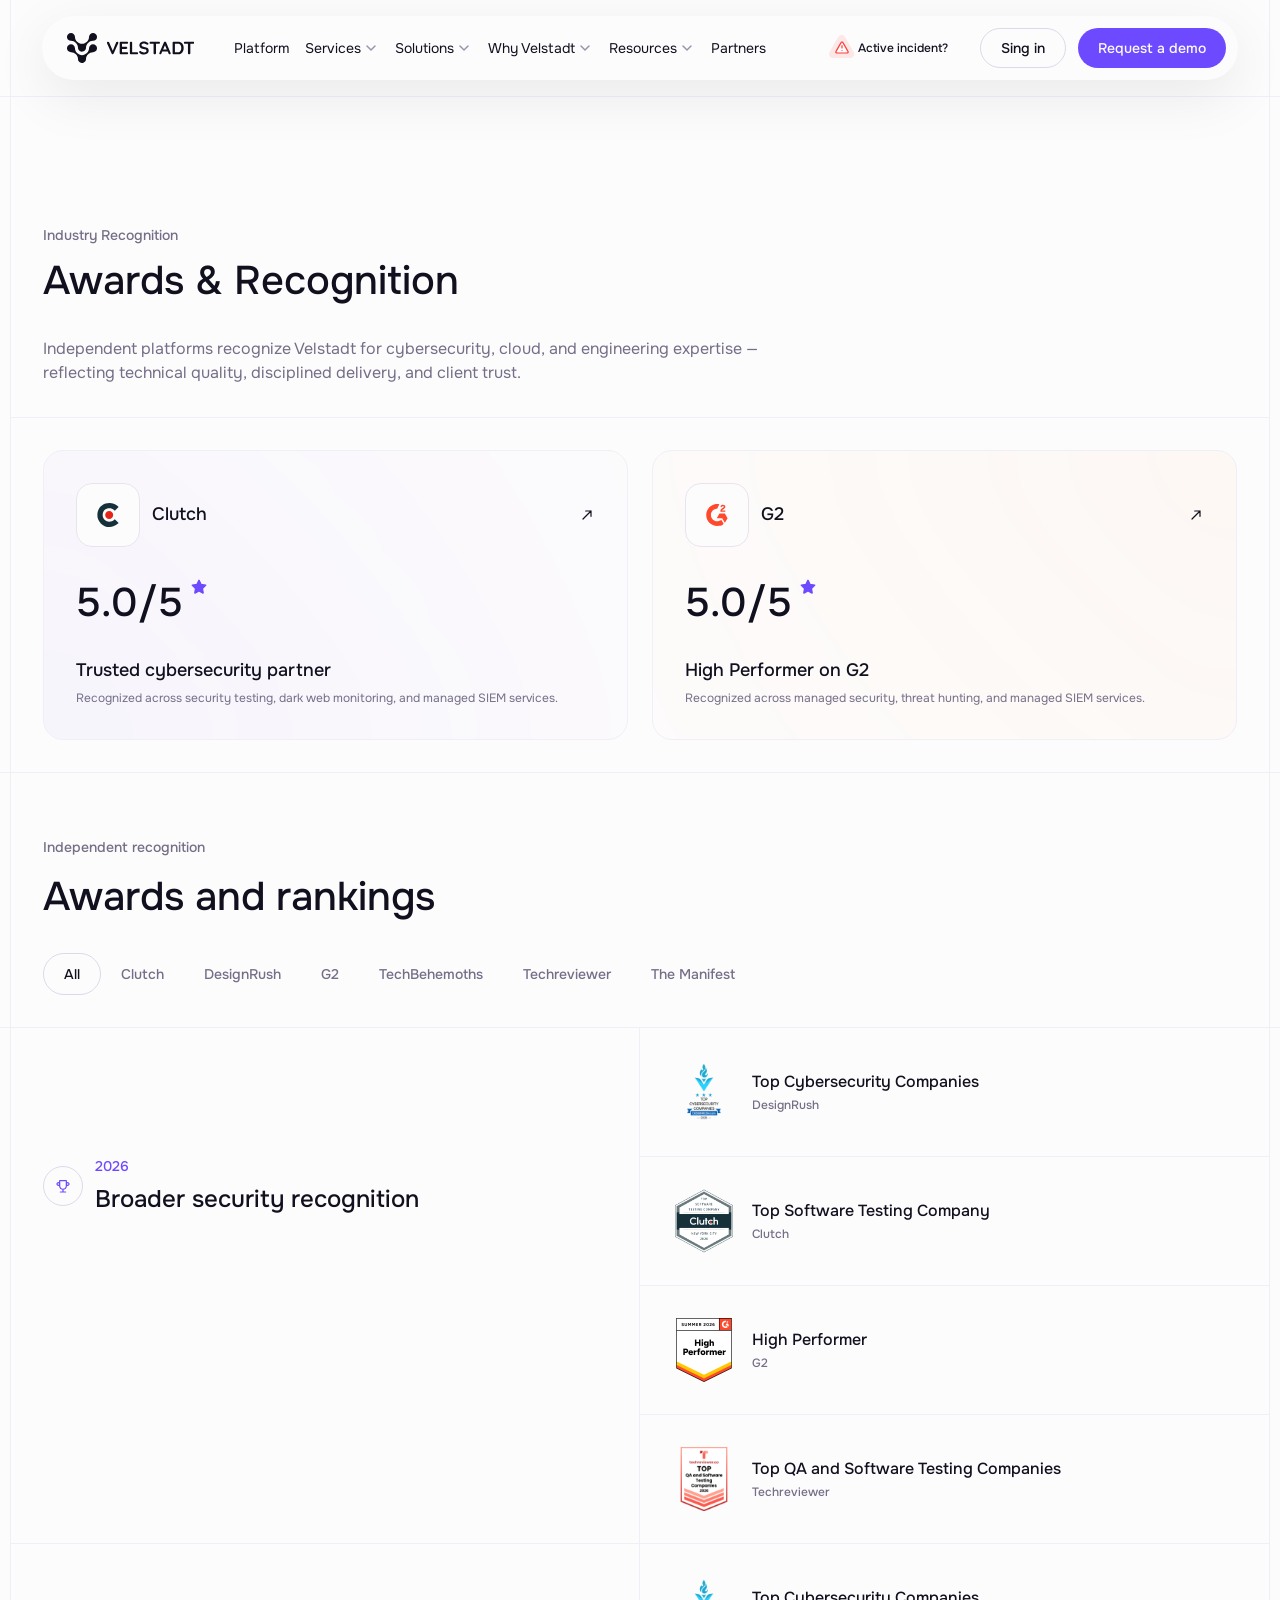
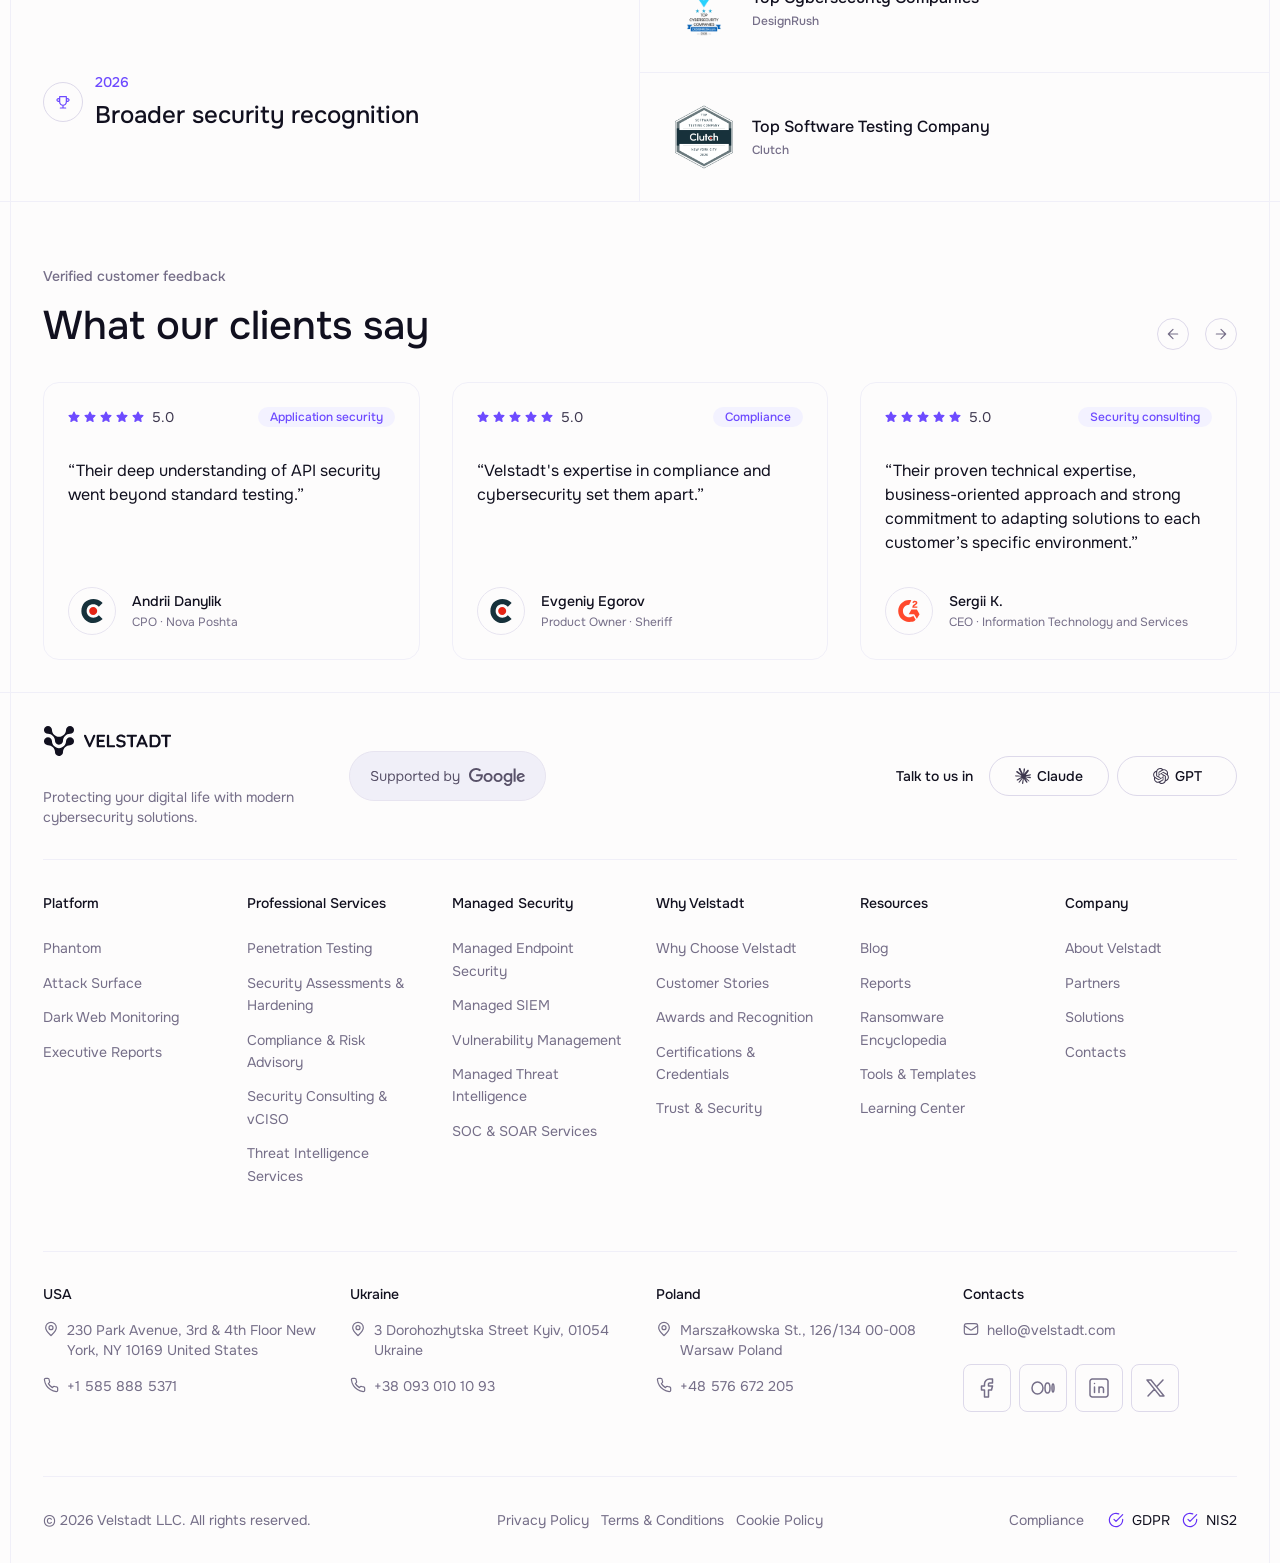
<file: markup/awards.html>
<!DOCTYPE html>
<html lang="en">
<head>
    <meta charset="UTF-8">
    <meta name="viewport" content="width=device-width, initial-scale=1.0">
    <title>Awards</title>

    <link rel="stylesheet" href="libs/swiper/swiper.min.css">
    <link rel="stylesheet" href="css/styles.css">
</head>
<body>

    <header class="header">
        <div class="container header__container">
            <div class="header__menu">
                <a href="#" class="header__logo">
                    <img src="images/logo.svg" alt="logo">
                </a>
                <div class="header__nav-wrap">
                    <div class="header__nav-top"></div>
                    <nav class="header__nav">
                        <ul>
                            <li><a href="#" class="header__nav-link">Platform</a></li>
                            <li class="dropdown">
                                <a href="#" class="header__nav-link">
                                    <span>Services</span>
                                    <button class="dropdown__btn"></button>
                                </a>
                                <div class="dropdown__list-wrap">
                                    <div class="dropdown__list">
                                        <div class="award__card">
                                            <img src="images/award-badge.svg" alt="" class="award__card-img">
                                            <span class="award__card-name">Clutch</span>
                                            <span class="award__card-number">#7</span>
                                            <div class="award__card-footer">
                                                <div class="award__card-info">
            
                                                    <span class="award__card-title">Top Managed SIEM Services Company</span>
                                                    <span class="award__card-details">New York · 2025 · Top 1.2%</span>
                                                </div>
                                                <a href="#" class="link--arrow award__card-link">View ranking</a>
                                            </div>
                                        </div>
        
                                        <div class="dropdown__nav">

                                            <div class="dropdown__nav-item">
                                                <span class="dropdown__nav-title">Professional Services</span>
                                                <ul>
                                                    <li>
                                                        <a href="#" class="dropdown__link link--arrow arrow--center">
                                                            <span class="dropdown__link-title">Penetration Testing</span>
                                                        </a>
                                                    </li>
                                                    <li>
                                                        <a href="#" class="dropdown__link link--arrow arrow--center">
                                                            <span class="dropdown__link-title">Security Assessments & Hardening</span>
                                                        </a>
                                                    </li>
                                                    <li>
                                                        <a href="#" class="dropdown__link link--arrow arrow--center">
                                                            <span class="dropdown__link-title">Compliance & Risk Advisory</span>
                                                        </a>
                                                    </li>
                                                    <li>
                                                        <a href="#" class="dropdown__link link--arrow arrow--center">
                                                            <span class="dropdown__link-title">Security Consulting & vCISO</span>
                                                        </a>
                                                    </li>
                                                    <li>
                                                        <a href="#" class="dropdown__link link--arrow arrow--center">
                                                            <span class="dropdown__link-title">Threat Intelligence Services</span>
                                                        </a>
                                                    </li>
                                                    <li>
                                                        <a href="#" class="dropdown__link link--arrow arrow--center">
                                                            <span class="dropdown__link-title">Incident Response & Readiness</span>
                                                        </a>
                                                    </li>
                                                    <li>
                                                        <a href="#" class="dropdown__link link--arrow arrow--center">
                                                            <span class="dropdown__link-title">AI Security Assessments</span>
                                                        </a>
                                                    </li>
                                                </ul>
                                            </div>
                                            
                                            <div class="dropdown__nav-item">
                                                <span class="dropdown__nav-title">Managed Security Services</span>
                                                <ul>
                                                    <li>
                                                        <a href="#" class="dropdown__link link--arrow arrow--center">
                                                            <span class="dropdown__link-title">Managed Endpoint Security</span>
                                                        </a>
                                                    </li>
                                                    <li>
                                                        <a href="#" class="dropdown__link link--arrow arrow--center">
                                                            <span class="dropdown__link-title">Managed SIEM</span>
                                                        </a>
                                                    </li>
                                                    <li>
                                                        <a href="#" class="dropdown__link link--arrow arrow--center">
                                                            <span class="dropdown__link-title">Managed Vulnerability Management</span>
                                                        </a>
                                                    </li>
                                                    <li>
                                                        <a href="#" class="dropdown__link link--arrow arrow--center">
                                                            <span class="dropdown__link-title">Managed Threat Intelligence</span>
                                                        </a>
                                                    </li>
                                                    <li>
                                                        <a href="#" class="dropdown__link link--arrow arrow--center">
                                                            <span class="dropdown__link-title">External Attack Surface Monitoring</span>
                                                        </a>
                                                    </li>
                                                    <li>
                                                        <a href="#" class="dropdown__link link--arrow arrow--center">
                                                            <span class="dropdown__link-title">Security Automation & SOAR Services</span>
                                                        </a>
                                                    </li>
                                                    <li>
                                                        <a href="#" class="dropdown__link link--arrow arrow--center">
                                                            <span class="dropdown__link-title">SOC as a Service / Co-managed SOC</span>
                                                        </a>
                                                    </li>
                                                </ul>
                                            </div>
                                        </div>
                                    </div>
                                </div>
                            </li>
                            <li class="dropdown">
                                <a href="#" class="header__nav-link">
                                    <span>Solutions</span>
                                    <button class="dropdown__btn"></button>
                                </a>
                                <div class="dropdown__list-wrap">
                                    <div class="dropdown__list">

                                        <div class="dropdown__tabs">
                                            <div class="dropdown__tabs-list">
                                                <span class="dropdown__tabs-title">Solutions</span>
                                                <ul>
                                                    <li><button class="dropdown__link active">
                                                        <span class="dropdown__link-title">For Industries</span></button>
                                                    </li>
                                                    <li><button class="dropdown__link">
                                                        <span class="dropdown__link-title">For Roles</span></button>
                                                    </li>
                                                </ul>
                                            </div>

                                            <div class="award__card">
                                                <img src="images/awards/g2-high-performer-2026-badge.svg" alt="g2">
                                                <div class="award__card-description">
                                                    <span class="award__card-title">High Performer</span>
                                                    <span class="award__card-subtitle">G2 · 2026</span>
                                                </div>
                                            </div>
                                        </div>

                                        <div class="dropdown__nav active">
                                            <div class="dropdown__nav-item">
                                                <span class="dropdown__nav-title">Explore Velstadt</span>
                                                <ul>
                                                    <li>
                                                        <a href="#" class="dropdown__link link--arrow arrow--center">
                                                            <span class="dropdown__link-title">SaaS & Technology</span>
                                                            <span class="dropdown__link-description">Protect products, cloud infrastructure, and customer data.</span>
                                                        </a>
                                                    </li>
                                                    <li>
                                                        <a href="#" class="dropdown__link link--arrow arrow--center">
                                                            <span class="dropdown__link-title">Retail & E-commerce</span>
                                                            <span class="dropdown__link-description">Secure payments, identities, and customer journeys.</span>
                                                        </a>
                                                    </li>
                                                    <li>
                                                        <a href="#" class="dropdown__link link--arrow arrow--center">
                                                            <span class="dropdown__link-title">Financial Services & Fintech</span>
                                                            <span class="dropdown__link-description">Address fraud, regulation, and third-party risk.</span>
                                                        </a>
                                                    </li>
                                                    <li>
                                                        <a href="#" class="dropdown__link link--arrow arrow--center">
                                                            <span class="dropdown__link-title">Government & Public Sector</span>
                                                            <span class="dropdown__link-description">Strengthen public services, controls, and resilience.</span>
                                                        </a>
                                                    </li>
                                                    <li>
                                                        <a href="#" class="dropdown__link link--arrow arrow--center">
                                                            <span class="dropdown__link-title">Healthcare</span>
                                                            <span class="dropdown__link-description">Secure patient data, clinical systems, and suppliers.</span>
                                                        </a>
                                                    </li>
                                                    <li>
                                                        <a href="#" class="dropdown__link link--arrow arrow--center">
                                                            <span class="dropdown__link-title">Defense & Military Technology</span>
                                                            <span class="dropdown__link-description">Protect sensitive technology and mission-critical environments.</span>
                                                        </a>
                                                    </li>
                                                    <li>
                                                        <a href="#" class="dropdown__link link--arrow arrow--center">
                                                            <span class="dropdown__link-title">Transportation and Logistics</span>
                                                            <span class="dropdown__link-description">Protect distributed operations and digital supply chains.</span>
                                                        </a>
                                                    </li>
                                                </ul>
                                            </div>
                                        </div>
        
                                        <div class="dropdown__nav">
                                            <div class="dropdown__nav-item">
                                                <span class="dropdown__nav-title">Explore Velstadt</span>
                                                <ul>
                                                    <li>
                                                        <a href="#" class="dropdown__link link--arrow arrow--center">
                                                            <span class="dropdown__link-title">For CISOs & Security Leaders</span>
                                                            <span class="dropdown__link-description">Prioritize risk and build an executable security roadmap.</span>
                                                        </a>
                                                    </li>
                                                    <li>
                                                        <a href="#" class="dropdown__link link--arrow arrow--center">
                                                            <span class="dropdown__link-title">For CEOs & Business Owners</span>
                                                            <span class="dropdown__link-description">Understand material risk and investment priorities.</span>
                                                        </a>
                                                    </li>
                                                    <li>
                                                        <a href="#" class="dropdown__link link--arrow arrow--center">
                                                            <span class="dropdown__link-title">For CTOs & Engineering Leaders</span>
                                                            <span class="dropdown__link-description">Embed security without slowing product and cloud delivery.</span>
                                                        </a>
                                                    </li>
                                                    <li>
                                                        <a href="#" class="dropdown__link link--arrow arrow--center">
                                                            <span class="dropdown__link-title">For Compliance & Risk Teams</span>
                                                            <span class="dropdown__link-description">Connect requirements with controls and technical evidence.</span>
                                                        </a>
                                                    </li>
                                                    <li>
                                                        <a href="#" class="dropdown__link link--arrow arrow--center">
                                                            <span class="dropdown__link-title">For SOC & Threat Intelligence Teams</span>
                                                            <span class="dropdown__link-description">Turn external signals into investigations and response priorities.</span>
                                                        </a>
                                                    </li>
                                                </ul>
                                            </div>
                                        </div>
    
                                    </div>
                                </div>
                            </li>
                            <li class="dropdown">
                                <a href="#" class="header__nav-link">
                                    <span>Why Velstadt</span>
                                    <button class="dropdown__btn"></button>
                                </a>
                                <div class="dropdown__list-wrap">
                                    <div class="dropdown__list">
                                        <a href="#" class="customer__card">
                                            <p class="customer__card-quote">“Velstadt helps us understand external risks earlier and respond faster.”</p>
                                            <div class="customer__card-info">
                                                <span class="customer__card-issue">11,000+</span>
                                                <span class="customer__card-service">Sources monitored 24/7</span>
                                            </div>
                                            <div class="customer__card-footer">
                                                <span class="link--arrow">
                                                    <img src="images/partners/Nova-post.svg" alt="" class="customer__card-logo">
                                                </span>
                                            </div>
                                        </a>
        
                                        <div class="dropdown__nav">
                                            <div class="dropdown__nav-item">
                                                <span class="dropdown__nav-title">Why Velstadt</span>
                                                <ul>
                                                    <li>
                                                        <a href="#" class="dropdown__link link--arrow arrow--center">
                                                            <span class="dropdown__link-title">Why Choose Velstadt</span>
                                                            <span class="dropdown__link-description">See what makes our security expertise, technology, and delivery approach different.</span>
                                                        </a>
                                                    </li>
                                                    <li>
                                                        <a href="#" class="dropdown__link link--arrow arrow--center">
                                                            <span class="dropdown__link-title">Customer Stories</span>
                                                            <span class="dropdown__link-description">Explore how organizations solve real security challenges with Velstadt.</span>
                                                        </a>
                                                    </li>
                                                    <li>
                                                        <a href="#" class="dropdown__link link--arrow arrow--center">
                                                            <span class="dropdown__link-title">Compare</span>
                                                            <span class="dropdown__link-description">Compare Velstadt with other cybersecurity solutions and delivery models.</span>
                                                        </a>
                                                    </li>
                                                </ul>
                                            </div>
                                            <div class="dropdown__nav-item">
                                                <span class="dropdown__nav-title">Proof & Trust</span>
                                                <ul>
                                                    <li>
                                                        <a href="#" class="dropdown__link link--arrow arrow--center">
                                                            <span class="dropdown__link-title">Industry Expertise</span>
                                                            <span class="dropdown__link-description">Explore our experience across regulated and security-critical industries.</span>
                                                        </a>
                                                    </li>
                                                    <li>
                                                        <a href="#" class="dropdown__link link--arrow arrow--center">
                                                            <span class="dropdown__link-title">Awards & Recognition</span>
                                                            <span class="dropdown__link-description">View independent awards and rankings recognizing our expertise.</span>
                                                        </a>
                                                    </li>
                                                    <li>
                                                        <a href="#" class="dropdown__link link--arrow arrow--center">
                                                            <span class="dropdown__link-title">Certifications & Credentials</span>
                                                            <span class="dropdown__link-description">Review the professional and company credentials behind our work.</span>
                                                        </a>
                                                    </li>
                                                    <li>
                                                        <a href="#" class="dropdown__link link--arrow arrow--center">
                                                            <span class="dropdown__link-title">Trust & Security</span>
                                                            <span class="dropdown__link-description">Learn how Velstadt protects data, manages risk, and supports compliance.</span>
                                                        </a>
                                                    </li>
                                                </ul>
                                            </div>
                                        </div>
                                    </div>
                                </div>
                            </li>
                            <li class="dropdown">
                                <a href="#" class="header__nav-link">
                                    <span>Resources</span>
                                    <button class="dropdown__btn"></button>
                                </a>
                                <div class="dropdown__list-wrap">
                                    <div class="dropdown__list">
                                        <div class="award__card">
                                            <img src="images/awards/clutch-top-dark-web-2025-badge.svg" alt="" class="award__card-img">
                                            <span class="award__card-name">Clutch</span>
                                            <span class="award__card-number">#2</span>
                                            <div class="award__card-footer">
                                                <div class="award__card-info">
            
                                                    <span class="award__card-title">Dark Web Monitoring</span>
                                                    <span class="award__card-details">New York · 2025 · Top 1.3%</span>
                                                </div>
                                                <a href="#" class="link--arrow award__card-link">View ranking</a>
                                            </div>
                                        </div>
        
                                        <div class="dropdown__nav">
                                            <div class="dropdown__nav-item">
                                                <span class="dropdown__nav-title">Resources</span>
                                                <ul>
                                                    <li>
                                                        <a href="#" class="dropdown__link link--arrow arrow--center">
                                                            <span class="dropdown__link-title">Blog</span>
                                                            <span class="dropdown__link-description">Insights and perspectives from Velstadt experts</span>
                                                        </a>
                                                    </li>
                                                    <li>
                                                        <a href="#" class="dropdown__link link--arrow arrow--center">
                                                            <span class="dropdown__link-title">Ransomware Encyclopedia</span>
                                                            <span class="dropdown__link-description">Profiles of ransomware groups, tactics, and business impact.</span>
                                                        </a>
                                                    </li>
                                                    <li>
                                                        <a href="#" class="dropdown__link link--arrow arrow--center">
                                                            <span class="dropdown__link-title">Tools & Templates</span>
                                                            <span class="dropdown__link-description">Practical resources for security planning and operations.</span>
                                                        </a>
                                                    </li>
                                                    <li>
                                                        <a href="#" class="dropdown__link link--arrow arrow--center">
                                                            <span class="dropdown__link-title">Reports</span>
                                                            <span class="dropdown__link-description">Research and guidance for security decisions</span>
                                                        </a>
                                                    </li>
                                                    <li>
                                                        <a href="#" class="dropdown__link link--arrow arrow--center">
                                                            <span class="dropdown__link-title">Case Studies</span>
                                                            <span class="dropdown__link-description">Real-world examples of security challenges and outcomes.</span>
                                                        </a>
                                                    </li>
                                                    <li>
                                                        <a href="#" class="dropdown__link link--arrow arrow--center">
                                                            <span class="dropdown__link-title">Cybersecurity Learning Center</span>
                                                            <span class="dropdown__link-description">Clear explanations of essential cybersecurity topics.</span>
                                                        </a>
                                                    </li>
                                                </ul>
                                            </div>
                                        </div>
                                    </div>
                                </div>
                            </li>
                            <li><a href="#" class="header__nav-link">Partners</a></li>
                        </ul>
                    </nav>
                    <div class="header__nav-footer">
                        <a href="#" class="header__link header__link-mobile icon icon--alert">Active incident?</a>
                        <div class="header__buttons header__buttons--mobile">
                            <a href="#" class="btn">Sing in</a>
                            <a href="#" class="btn btn--primary">Request a demo</a>
                        </div>
                    </div>
                </div>
                <a href="#" class="header__link header__link-desktop icon icon--alert">Active incident?</a>
                <div class="header__buttons header__buttons--desktop">
                    <a href="#" class="btn">Sing in</a>
                    <a href="#" class="btn btn--primary">Request a demo</a>
                </div>
                <button class="header__mobile-btn">
                    <span></span>
                    <span></span>
                    <span></span>
                </button>
            </div>
        </div>
    </header>

    <section class="page">
        <div class="header__duplicate header__duplicate--dark">
            <div class="container header__duplicate-container section__lines"></div>
        </div>
        <div class="section__header">
            <div class="container section__header-container section__lines">
                <div class="section__header-left">
                    <h2 class="h3 section__subtitle">Industry Recognition</h2>
                    <h1 class="h2 section__title">Awards & Recognition</h1>
                    <p>Independent platforms recognize Velstadt for cybersecurity, cloud, and engineering expertise — reflecting technical quality, disciplined delivery, and client trust.</p>
                </div>
            </div>
        </div>
    </section>

    <section class="section awards__cards">
        <div class="container awards__cards-container section__lines">

            <div class="awards__cards-item">
                <a href="#" class="awards__cards-top link--arrow">
                    <div class="awards__cards-header">
                        <span class="awards__cards-icon">
                            <img src="images/icons/clutch-logo.svg" alt="clutch">
                        </span>
                        <span class="awards__cards-name">Clutch</span>
                    </div>
                </a>
                <div class="awards__cards-mid">
                    <span class="awards__cards-rating">5.0/5</span>
                </div>
                <div class="awards__cards-bot">
                    <h3 class="h3 awards__cards-title">Trusted cybersecurity partner</h3>
                    <p>Recognized across security testing, dark web monitoring, and managed SIEM services.</p>
                </div>
            </div>

            <div class="awards__cards-item">
                <a href="#" class="awards__cards-top link--arrow">
                    <div class="awards__cards-header">
                        <span class="awards__cards-icon">
                            <img src="images/icons/g2-logo.svg" alt="g2">
                        </span>
                        <span class="awards__cards-name">G2</span>
                    </div>
                </a>
                <div class="awards__cards-mid">
                    <span class="awards__cards-rating">5.0/5</span>
                </div>
                <div class="awards__cards-bot">
                    <h3 class="h3 awards__cards-title">High Performer on G2</h3>
                    <p>Recognized across managed security, threat hunting, and managed SIEM services.</p>
                </div>
            </div>
        </div>
    </section>

    <section class="section ranking">

        <div class="section__header">
            <div class="container section__header-container section__lines">
                <div class="section__header-left">
                    <h3 class="h3 section__subtitle">Independent recognition</h3>
                    <h2 class="h2 section__title">Awards and rankings</h2>
                </div>
                <div class="section__header-right">
                    <div class="ranking__filter-wrap">
                        <div class="ranking__filter">
                            <ul>
                                <li><a href="#" class="active">All</a></li>
                                <li><a href="#">Clutch</a></li>
                                <li><a href="#">DesignRush</a></li>
                                <li><a href="#">G2</a></li>
                                <li><a href="#">TechBehemoths</a></li>
                                <li><a href="#">Techreviewer</a></li>
                                <li><a href="#">The Manifest</a></li>
                            </ul>
                        </div>
                    </div>
                </div>
            </div>
        </div>

        <div class="container ranking__container section__lines">
            <div class="ranking__timeline">
                <div class="ranking__timeline-left">
                    <div class="ranking__timeline-header">
                        <span class="ranking__timeline-icon"></span>
                        <div class="ranking__timeline-text">
                            <span class="ranking__timeline-year">2026</span>
                            <h3 class="h3 ranking__timeline-heading">Broader security recognition</h3>
                        </div>
                    </div>
                </div>
                <div class="ranking__timeline-right">
                    <div class="ranking__timeline-item">
                        <img src="images/awards/designrush-top-cybersecurity-companies-2026-badge.svg" alt="" class="ranking__timeline-logo">
                        <div class="ranking__timeline-text">
                            <h3 class="h3 ranking__timeline-title">Top Cybersecurity Companies</h3>
                            <span class="ranking__timeline-name">DesignRush</span>
                        </div>
                    </div>
                    <div class="ranking__timeline-item">
                        <img src="images/awards/clutch-top-software-testing-company-2026-badge.svg" alt="" class="ranking__timeline-logo">
                        <div class="ranking__timeline-text">
                            <h3 class="h3 ranking__timeline-title">Top Software Testing Company</h3>
                            <span class="ranking__timeline-name">Clutch</span>
                        </div>
                    </div>
                    <div class="ranking__timeline-item">
                        <img src="images/awards/g2-high-performer-winter-2026-badge.svg" alt="" class="ranking__timeline-logo">
                        <div class="ranking__timeline-text">
                            <h3 class="h3 ranking__timeline-title">High Performer</h3>
                            <span class="ranking__timeline-name">G2</span>
                        </div>
                    </div>
                    <div class="ranking__timeline-item">
                        <img src="images/awards/techreviewer-top-qa-and-software-testing-companies-2026-badge.svg" alt="" class="ranking__timeline-logo">
                        <div class="ranking__timeline-text">
                            <h3 class="h3 ranking__timeline-title">Top QA and Software Testing Companies</h3>
                            <span class="ranking__timeline-name">Techreviewer</span>
                        </div>
                    </div>
                </div>
            </div>
            <div class="ranking__timeline">
                <div class="ranking__timeline-left">
                    <div class="ranking__timeline-header">
                        <span class="ranking__timeline-icon"></span>
                        <div class="ranking__timeline-text">
                            <span class="ranking__timeline-year">2026</span>
                            <h3 class="h3 ranking__timeline-heading">Broader security recognition</h3>
                        </div>
                    </div>
                </div>
                <div class="ranking__timeline-right">
                    <div class="ranking__timeline-item">
                        <img src="images/awards/designrush-top-cybersecurity-companies-2026-badge.svg" alt="" class="ranking__timeline-logo">
                        <div class="ranking__timeline-text">
                            <h3 class="h3 ranking__timeline-title">Top Cybersecurity Companies</h3>
                            <span class="ranking__timeline-name">DesignRush</span>
                        </div>
                    </div>
                    <div class="ranking__timeline-item">
                        <img src="images/awards/clutch-top-software-testing-company-2026-badge.svg" alt="" class="ranking__timeline-logo">
                        <div class="ranking__timeline-text">
                            <h3 class="h3 ranking__timeline-title">Top Software Testing Company</h3>
                            <span class="ranking__timeline-name">Clutch</span>
                        </div>
                    </div>
                </div>
            </div>
        </div>

    </section>

    <section class="section feedback">

        <div class="section__header">
            <div class="container section__header-container section__lines">
                <div class="section__header-left">
                    <h3 class="h3 section__subtitle">Verified customer feedback</h3>
                    <h2 class="h2 section__title">What our clients say</h2>
                </div>
                <div class="section__header-right">
                    <div class="feedback__arrows">
                        <div class="feedback__arrow feedback__arrows-prev"></div>
                        <div class="feedback__arrow feedback__arrows-next"></div>
                    </div>
                </div>
            </div>
        </div>

        <div class="container feedback__container section__lines">
            
            <div class="feedback__swiper swiper">
    
                <div class="swiper-wrapper">

                    <div class="feedback__card swiper-slide">
                        <div class="feedback__card-top">
                            <div class="feedback__card-rating">
                                <div class="feedback__card-stars">
                                    <span class="star"></span>
                                    <span class="star"></span>
                                    <span class="star"></span>
                                    <span class="star"></span>
                                    <span class="star"></span>
                                </div>
                                <span class="feedback__card-number">5.0</span>
                            </div>
                            <div class="feedback__card-label">Application security</div>
                        </div>
                        <div class="feedback__card-text">
                            <p>“Their deep understanding of API security went beyond standard testing.”</p>
                        </div>
                        <div class="feedback__card-bot">
                            <span class="feedback__card-icon">
                                <img src="images/icons/clutch-logo.svg" alt="">
                            </span>
                            <div class="feedback__card-author">
                                <span class="feedback__card-name">Andrii Danylik</span>
                                <span class="feedback__card-position">CPO · Nova Poshta</span>
                            </div>
                        </div>
                    </div>

                    <div class="feedback__card swiper-slide">
                        <div class="feedback__card-top">
                            <div class="feedback__card-rating">
                                <div class="feedback__card-stars">
                                    <span class="star"></span>
                                    <span class="star"></span>
                                    <span class="star"></span>
                                    <span class="star"></span>
                                    <span class="star"></span>
                                </div>
                                <span class="feedback__card-number">5.0</span>
                            </div>
                            <div class="feedback__card-label">Compliance</div>
                        </div>
                        <div class="feedback__card-text">
                            <p>“Velstadt's expertise in compliance and cybersecurity set them apart.”</p>
                        </div>
                        <div class="feedback__card-bot">
                            <span class="feedback__card-icon">
                                <img src="images/icons/clutch-logo.svg" alt="">
                            </span>
                            <div class="feedback__card-author">
                                <span class="feedback__card-name">Evgeniy Egorov</span>
                                <span class="feedback__card-position">Product Owner · Sheriff</span>
                            </div>
                        </div>
                    </div>

                    <div class="feedback__card swiper-slide">
                        <div class="feedback__card-top">
                            <div class="feedback__card-rating">
                                <div class="feedback__card-stars">
                                    <span class="star"></span>
                                    <span class="star"></span>
                                    <span class="star"></span>
                                    <span class="star"></span>
                                    <span class="star"></span>
                                </div>
                                <span class="feedback__card-number">5.0</span>
                            </div>
                            <div class="feedback__card-label">Security consulting</div>
                        </div>
                        <div class="feedback__card-text">
                            <p>“Their proven technical expertise, business-oriented approach and strong commitment to adapting solutions to each customer’s specific environment.”</p>
                        </div>
                        <div class="feedback__card-bot">
                            <span class="feedback__card-icon">
                                <img src="images/icons/g2-logo.svg" alt="">
                            </span>
                            <div class="feedback__card-author">
                                <span class="feedback__card-name">Sergii K.</span>
                                <span class="feedback__card-position">CEO · Information Technology and Services</span>
                            </div>
                        </div>
                    </div>

                    <div class="feedback__card swiper-slide">
                        <div class="feedback__card-top">
                            <div class="feedback__card-rating">
                                <div class="feedback__card-stars">
                                    <span class="star"></span>
                                    <span class="star"></span>
                                    <span class="star"></span>
                                    <span class="star"></span>
                                    <span class="star"></span>
                                </div>
                                <span class="feedback__card-number">5.0</span>
                            </div>
                            <div class="feedback__card-label">Application security</div>
                        </div>
                        <div class="feedback__card-text">
                            <p>“Their deep understanding of API security went beyond standard testing.”</p>
                        </div>
                        <div class="feedback__card-bot">
                            <span class="feedback__card-icon">
                                <img src="images/icons/clutch-logo.svg" alt="">
                            </span>
                            <div class="feedback__card-author">
                                <span class="feedback__card-name">Andrii Danylik</span>
                                <span class="feedback__card-position">CPO · Nova Poshta</span>
                            </div>
                        </div>
                    </div>

                    <div class="feedback__card swiper-slide">
                        <div class="feedback__card-top">
                            <div class="feedback__card-rating">
                                <div class="feedback__card-stars">
                                    <span class="star"></span>
                                    <span class="star"></span>
                                    <span class="star"></span>
                                    <span class="star"></span>
                                    <span class="star"></span>
                                </div>
                                <span class="feedback__card-number">5.0</span>
                            </div>
                            <div class="feedback__card-label">Application security</div>
                        </div>
                        <div class="feedback__card-text">
                            <p>“Their deep understanding of API security went beyond standard testing.”</p>
                        </div>
                        <div class="feedback__card-bot">
                            <span class="feedback__card-icon">
                                <img src="images/icons/clutch-logo.svg" alt="">
                            </span>
                            <div class="feedback__card-author">
                                <span class="feedback__card-name">Andrii Danylik</span>
                                <span class="feedback__card-position">CPO · Nova Poshta</span>
                            </div>
                        </div>
                    </div>

                </div>
    
            </div>
        </div>

    </section>   

    <footer class="footer">
        <div class="container footer__container section__lines">
            <div class="footer__top">
                <div class="footer__top-left">
                    <div class="footer__top-col">
                        <a href="#" class="footer__logo">
                            <img src="images/logo.svg" alt="">
                        </a>
                        <p>Protecting your digital life with modern cybersecurity solutions.</p>
                    </div>
                    <img src="images/badge-google.svg" alt="supported by Google" class="footer__top-badge">
                </div>
                <div class="footer__top-right">
                    <span class="footer__top-text">Talk to us in</span>
                    <div class="footer__top-buttons">
                        <a href="#" class="btn btn--icon"><span class="icon" style="background-image: url('images/icons/claude.svg');"></span>Claude</a>
                        <a href="#" class="btn btn--icon"><span class="icon" style="background-image: url('images/icons/gpt.svg');"></span>GPT</a>
                    </div>
                </div>
            </div>

            <div class="footer__mid">
                <div class="footer__mid-item">
                    <a href="#" class="footer__link">Platform</a>
                    <ul>
                        <li><a href="#">Phantom</a></li>
                        <li><a href="#">Attack Surface</a></li>
                        <li><a href="#">Dark Web Monitoring</a></li>
                        <li><a href="#">Executive Reports</a></li>
                    </ul>
                </div>
                <div class="footer__mid-item">
                    <a href="#" class="footer__link">Professional Services</a>
                    <ul>
                        <li><a href="#">Penetration Testing</a></li>
                        <li><a href="#">Security Assessments & Hardening</a></li>
                        <li><a href="#">Compliance & Risk Advisory</a></li>
                        <li><a href="#">Security Consulting & vCISO</a></li>
                        <li><a href="#">Threat Intelligence Services</a></li>
                    </ul>
                </div>
                <div class="footer__mid-item">
                    <a href="#" class="footer__link">Managed Security</a>
                    <ul>
                        <li><a href="#">Managed Endpoint Security</a></li>
                        <li><a href="#">Managed SIEM</a></li>
                        <li><a href="#">Vulnerability Management</a></li>
                        <li><a href="#">Managed Threat Intelligence</a></li>
                        <li><a href="#">SOC & SOAR Services</a></li>
                    </ul>
                </div>
                <div class="footer__mid-item">
                    <a href="#" class="footer__link">Why Velstadt</a>
                    <ul>
                        <li><a href="#">Why Choose Velstadt</a></li>
                        <li><a href="#">Customer Stories</a></li>
                        <li><a href="#">Awards and Recognition</a></li>
                        <li><a href="#">Certifications & Credentials</a></li>
                        <li><a href="#">Trust & Security</a></li>
                    </ul>
                </div>
                <div class="footer__mid-item">
                    <a href="#" class="footer__link">Resources</a>
                    <ul>
                        <li><a href="#">Blog</a></li>
                        <li><a href="#">Reports</a></li>
                        <li><a href="#">Ransomware Encyclopedia</a></li>
                        <li><a href="#">Tools & Templates</a></li>
                        <li><a href="#">Learning Center</a></li>
                    </ul>
                </div>
                <div class="footer__mid-item">
                    <a href="#" class="footer__link">Company</a>
                    <ul>
                        <li><a href="#">About Velstadt</a></li>
                        <li><a href="#">Partners</a></li>
                        <li><a href="#">Solutions</a></li>
                        <li><a href="#">Contacts</a></li>
                    </ul>
                </div>
            </div>

            <div class="footer__bot">
                <div class="footer__bot-item">
                    <h3 class="h3 footer__bot-title">USA</h3>
                    <ul>
                        <li><a href="#" class="footer__bot-link icon icon--pin">230 Park Avenue, 3rd & 4th Floor New York, NY 10169 United States</a></li>
                        <li><a href="tel:+15858885371" class="footer__bot-link icon icon--phone">+1 585 888 5371</a></li>
                    </ul>         
                </div>
                <div class="footer__bot-item">
                    <h3 class="h3 footer__bot-title">Ukraine</h3>
                    <ul>
                        <li><a href="#" class="footer__bot-link icon icon--pin">3 Dorohozhytska Street Kyiv, 01054 Ukraine</a></li>
                        <li><a href="tel:+15858885371" class="footer__bot-link icon icon--phone">+38 093 010 10 93</a></li>
                    </ul>         
                </div>
                <div class="footer__bot-item">
                    <h3 class="h3 footer__bot-title">Poland</h3>
                    <ul>
                        <li><a href="#" class="footer__bot-link icon icon--pin">Marszałkowska St., 126/134 00-008 Warsaw Poland</a></li>
                        <li><a href="tel:+15858885371" class="footer__bot-link icon icon--phone">+48 576 672 205</a></li>
                    </ul>         
                </div>
                <div class="footer__bot-item">
                    <h3 class="h3 footer__bot-title">Contacts</h3>
                    <ul>
                        <li><a href="mailto:hello@velstadt.com" class="footer__bot-link icon icon--email">hello@velstadt.com</a></li>
                    </ul>
                    <div class="footer__socials">
                        <ul>
                            <li>
                                <a href="#" class="social__link">
                                    <span style="mask-image: url(images/icons/facebook.svg);"></span>
                                </a>
                            </li>
                            <li>
                                <a href="#" class="social__link">
                                    <span style="mask-image: url(images/icons/medium.svg);"></span>
                                </a>
                            </li>
                            <li>
                                <a href="#" class="social__link">
                                    <span style="mask-image: url(images/icons/linkedin.svg);"></span>
                                </a>
                            </li>
                            <li>
                                <a href="#" class="social__link">
                                    <span style="mask-image: url(images/icons/twitter.svg);"></span>
                                </a>
                            </li>
                        </ul>
                    </div>        
                </div>
            </div>

            <div class="footer__copyright">
                <span class="copyright">© 2026 Velstadt LLC. All rights reserved.</span>
                <nav class="copyright__nav">
                    <ul>
                        <li><a href="#">Privacy Policy</a></li>
                        <li><a href="#">Terms & Conditions</a></li>
                        <li><a href="#">Cookie Policy</a></li>
                    </ul>
                </nav>
                <div class="compliance">
                    <span>Compliance</span>
                    <ul>
                        <li>GDPR</li>
                        <li>NIS2</li>
                    </ul>
                </div>
            </div>
        </div>
    </footer> 

    <script src="libs/swiper/swiper.min.js"></script>
    <script src="js/scripts.js"></script>
</body>
</html>
</file>
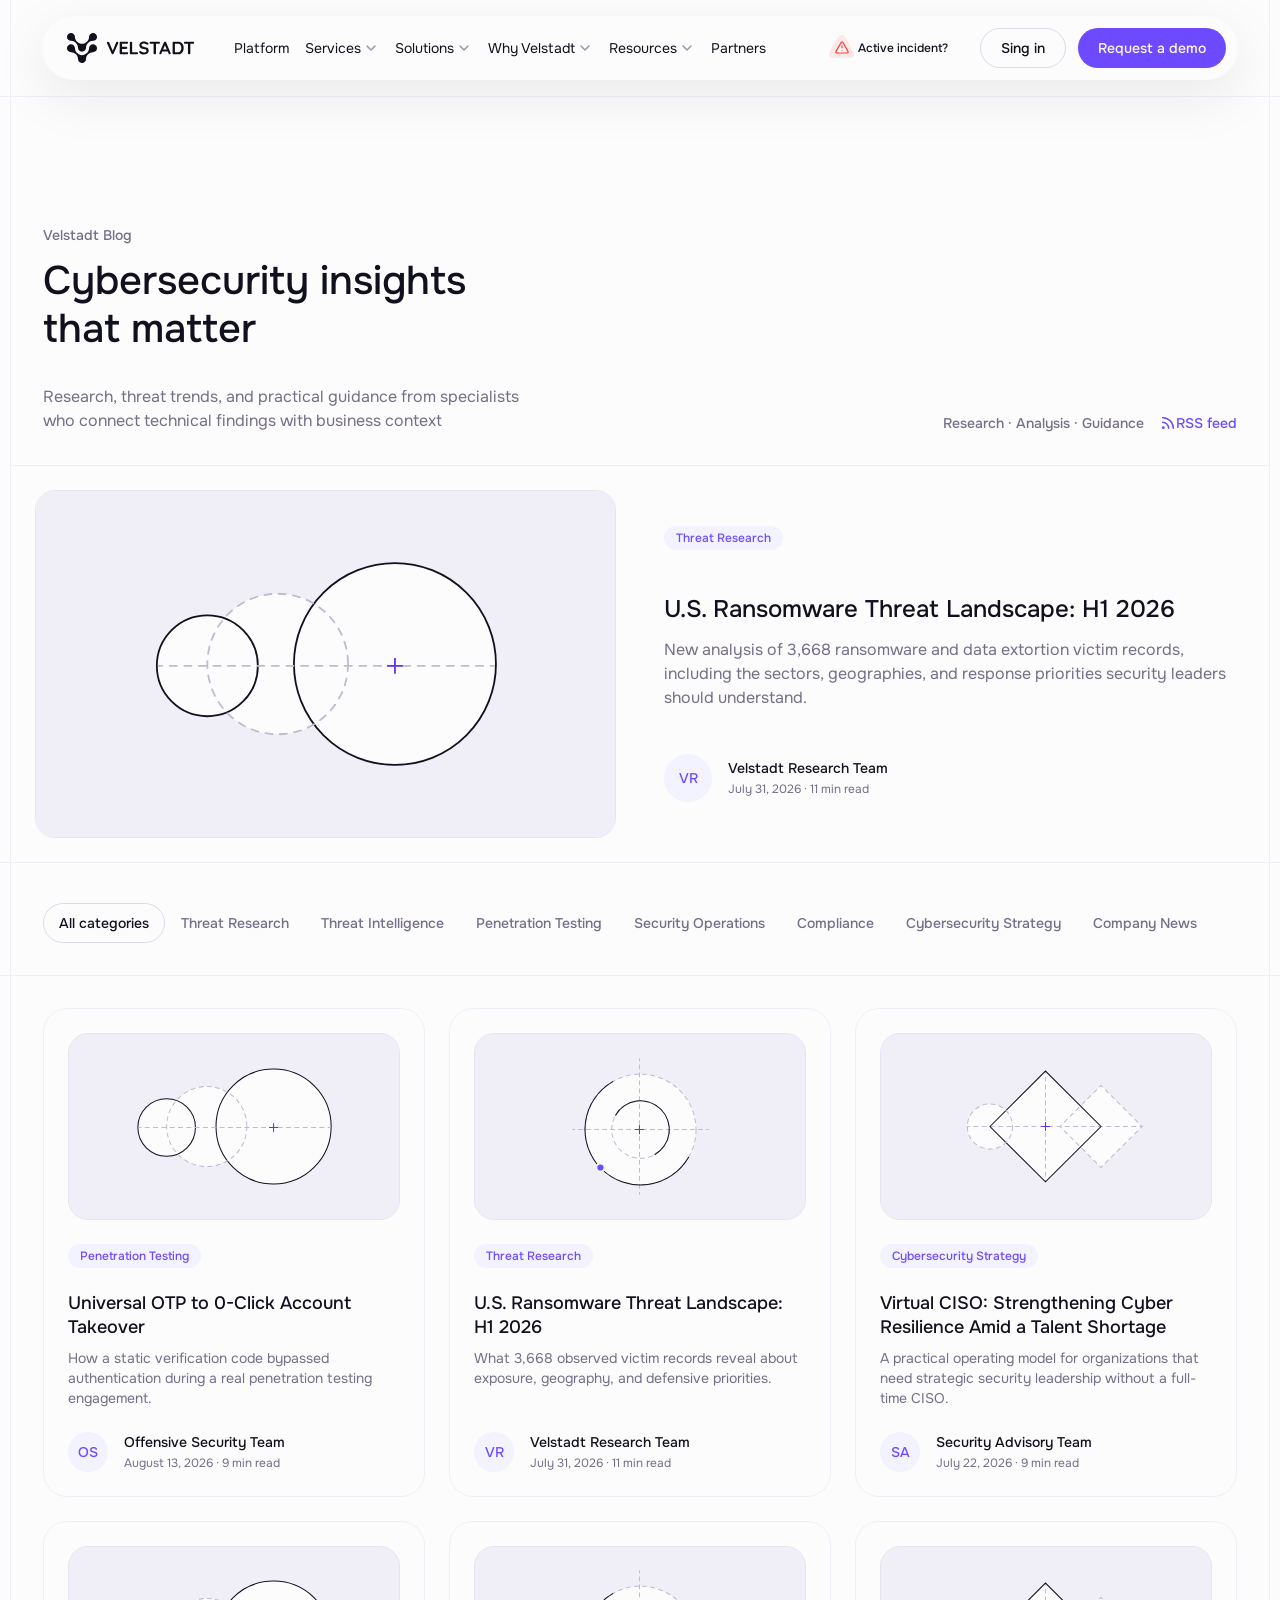
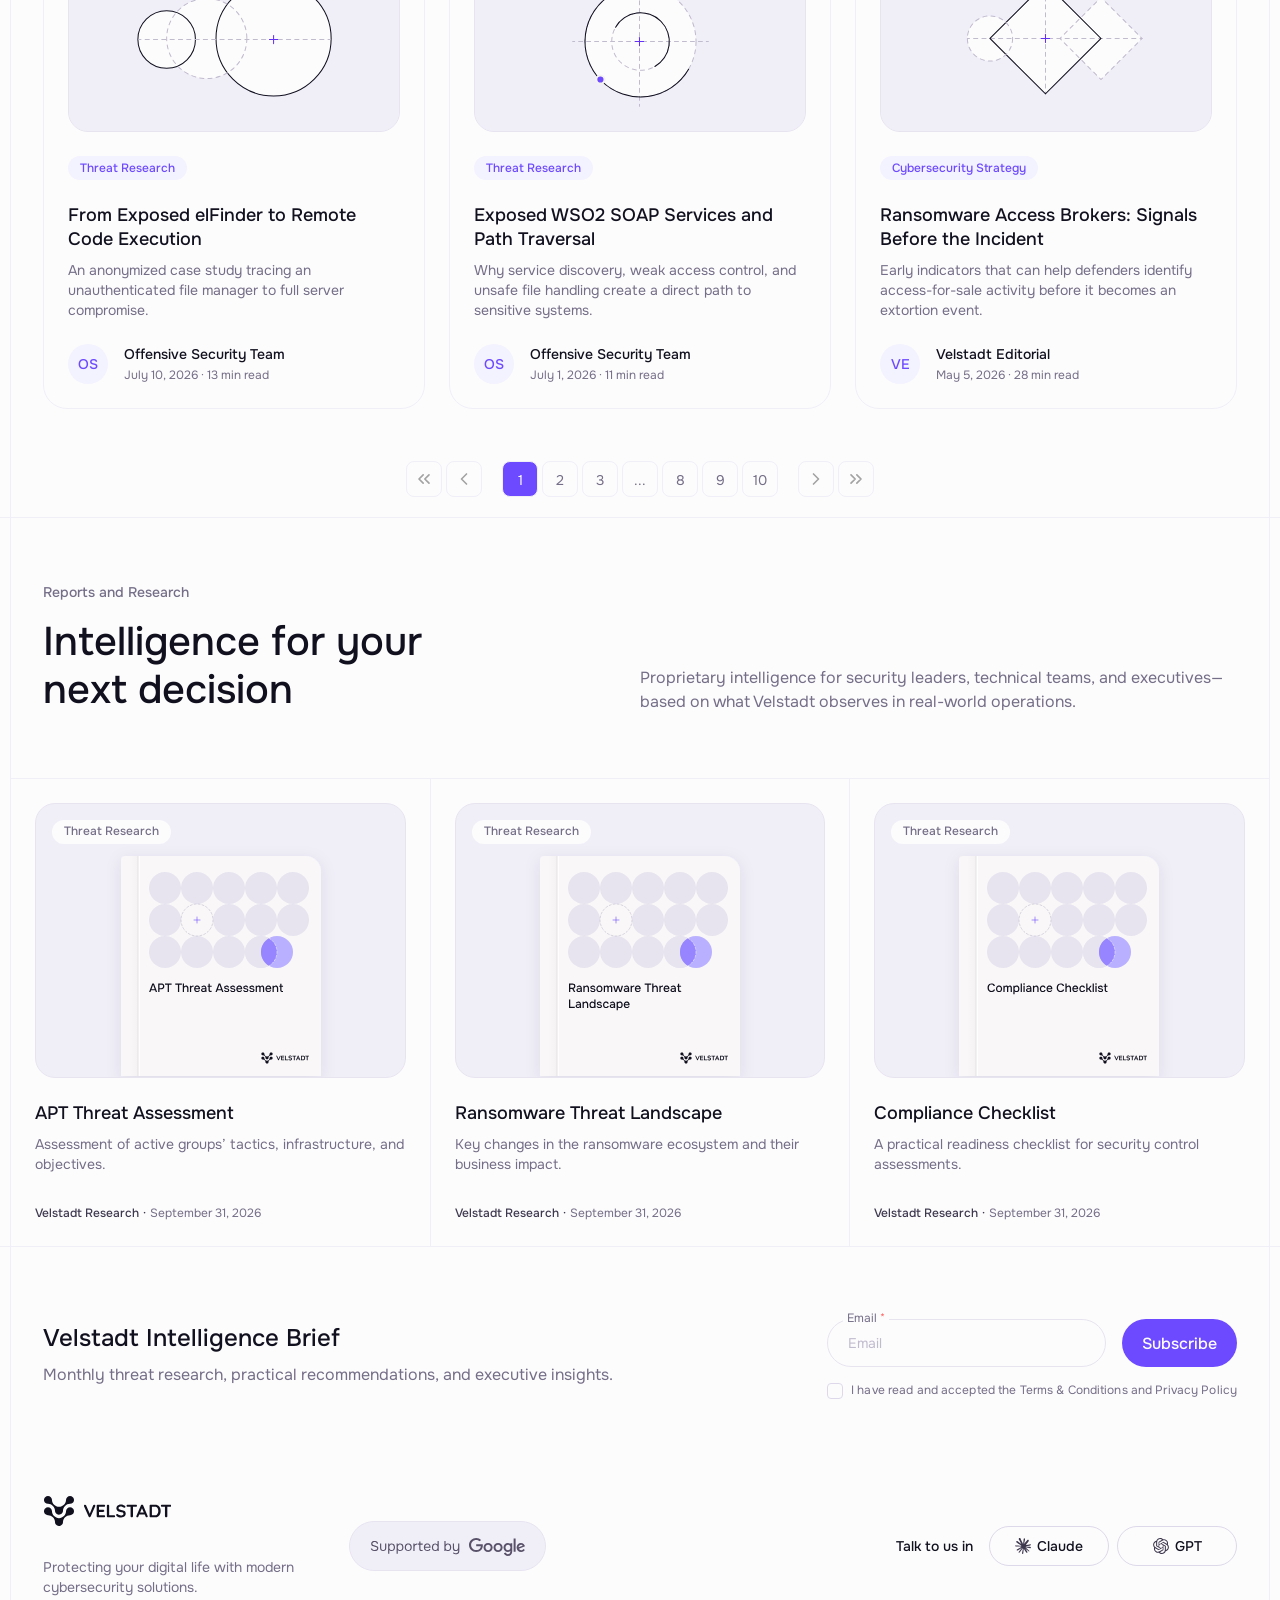
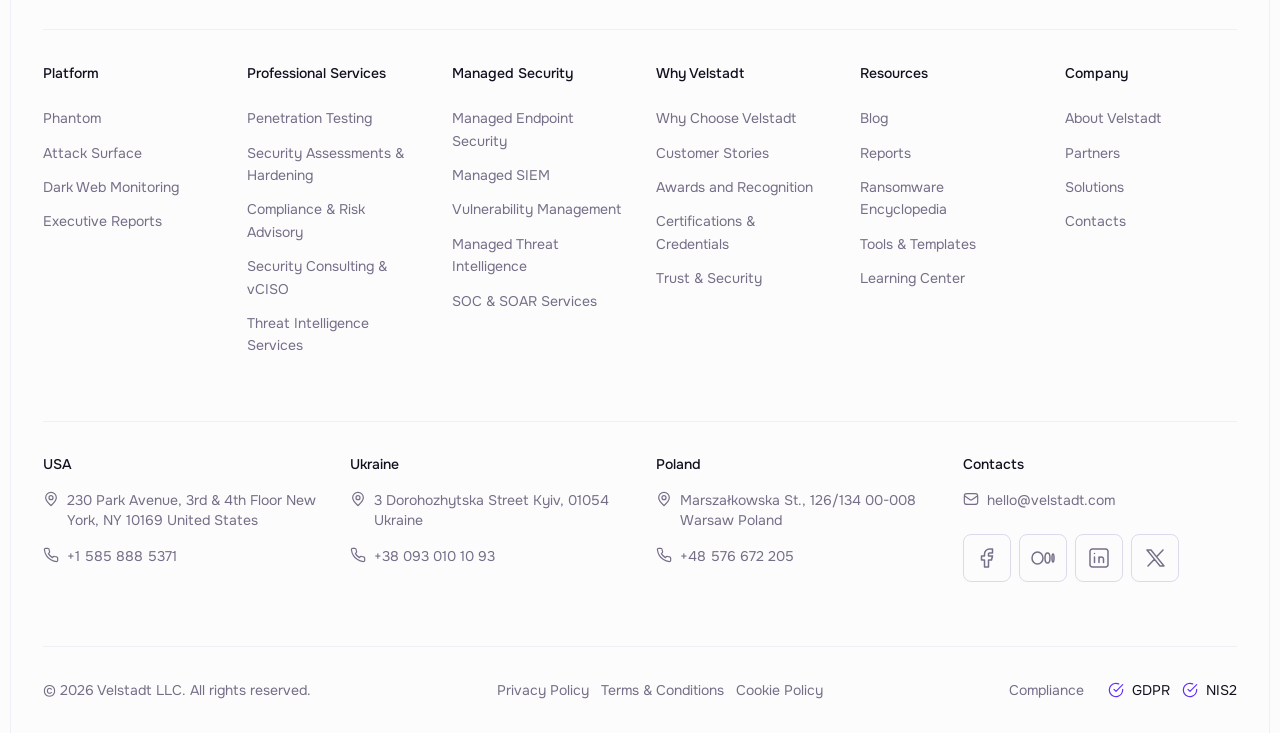
<file: markup/blog.html>
<!DOCTYPE html>
<html lang="en">
<head>
    <meta charset="UTF-8">
    <meta name="viewport" content="width=device-width, initial-scale=1.0">
    <title>Blog</title>

    <link rel="stylesheet" href="libs/swiper/swiper.min.css">
    <link rel="stylesheet" href="css/styles.css">
</head>
<body>

    <header class="header">
        <div class="container header__container">
            <div class="header__menu">
                <a href="#" class="header__logo">
                    <img src="images/logo.svg" alt="logo">
                </a>
                <div class="header__nav-wrap">
                    <div class="header__nav-top"></div>
                    <nav class="header__nav">
                        <ul>
                            <li><a href="#" class="header__nav-link">Platform</a></li>
                            <li class="dropdown">
                                <a href="#" class="header__nav-link">
                                    <span>Services</span>
                                    <button class="dropdown__btn"></button>
                                </a>
                                <div class="dropdown__list-wrap">
                                    <div class="dropdown__list">
                                        <div class="award__card">
                                            <img src="images/award-badge.svg" alt="" class="award__card-img">
                                            <span class="award__card-name">Clutch</span>
                                            <span class="award__card-number">#7</span>
                                            <div class="award__card-footer">
                                                <div class="award__card-info">
            
                                                    <span class="award__card-title">Top Managed SIEM Services Company</span>
                                                    <span class="award__card-details">New York · 2025 · Top 1.2%</span>
                                                </div>
                                                <a href="#" class="link--arrow award__card-link">View ranking</a>
                                            </div>
                                        </div>
        
                                        <div class="dropdown__nav">

                                            <div class="dropdown__nav-item">
                                                <span class="dropdown__nav-title">Professional Services</span>
                                                <ul>
                                                    <li>
                                                        <a href="#" class="dropdown__link link--arrow arrow--center">
                                                            <span class="dropdown__link-title">Penetration Testing</span>
                                                        </a>
                                                    </li>
                                                    <li>
                                                        <a href="#" class="dropdown__link link--arrow arrow--center">
                                                            <span class="dropdown__link-title">Security Assessments & Hardening</span>
                                                        </a>
                                                    </li>
                                                    <li>
                                                        <a href="#" class="dropdown__link link--arrow arrow--center">
                                                            <span class="dropdown__link-title">Compliance & Risk Advisory</span>
                                                        </a>
                                                    </li>
                                                    <li>
                                                        <a href="#" class="dropdown__link link--arrow arrow--center">
                                                            <span class="dropdown__link-title">Security Consulting & vCISO</span>
                                                        </a>
                                                    </li>
                                                    <li>
                                                        <a href="#" class="dropdown__link link--arrow arrow--center">
                                                            <span class="dropdown__link-title">Threat Intelligence Services</span>
                                                        </a>
                                                    </li>
                                                    <li>
                                                        <a href="#" class="dropdown__link link--arrow arrow--center">
                                                            <span class="dropdown__link-title">Incident Response & Readiness</span>
                                                        </a>
                                                    </li>
                                                    <li>
                                                        <a href="#" class="dropdown__link link--arrow arrow--center">
                                                            <span class="dropdown__link-title">AI Security Assessments</span>
                                                        </a>
                                                    </li>
                                                </ul>
                                            </div>
                                            
                                            <div class="dropdown__nav-item">
                                                <span class="dropdown__nav-title">Managed Security Services</span>
                                                <ul>
                                                    <li>
                                                        <a href="#" class="dropdown__link link--arrow arrow--center">
                                                            <span class="dropdown__link-title">Managed Endpoint Security</span>
                                                        </a>
                                                    </li>
                                                    <li>
                                                        <a href="#" class="dropdown__link link--arrow arrow--center">
                                                            <span class="dropdown__link-title">Managed SIEM</span>
                                                        </a>
                                                    </li>
                                                    <li>
                                                        <a href="#" class="dropdown__link link--arrow arrow--center">
                                                            <span class="dropdown__link-title">Managed Vulnerability Management</span>
                                                        </a>
                                                    </li>
                                                    <li>
                                                        <a href="#" class="dropdown__link link--arrow arrow--center">
                                                            <span class="dropdown__link-title">Managed Threat Intelligence</span>
                                                        </a>
                                                    </li>
                                                    <li>
                                                        <a href="#" class="dropdown__link link--arrow arrow--center">
                                                            <span class="dropdown__link-title">External Attack Surface Monitoring</span>
                                                        </a>
                                                    </li>
                                                    <li>
                                                        <a href="#" class="dropdown__link link--arrow arrow--center">
                                                            <span class="dropdown__link-title">Security Automation & SOAR Services</span>
                                                        </a>
                                                    </li>
                                                    <li>
                                                        <a href="#" class="dropdown__link link--arrow arrow--center">
                                                            <span class="dropdown__link-title">SOC as a Service / Co-managed SOC</span>
                                                        </a>
                                                    </li>
                                                </ul>
                                            </div>
                                        </div>
                                    </div>
                                </div>
                            </li>
                            <li class="dropdown">
                                <a href="#" class="header__nav-link">
                                    <span>Solutions</span>
                                    <button class="dropdown__btn"></button>
                                </a>
                                <div class="dropdown__list-wrap">
                                    <div class="dropdown__list">

                                        <div class="dropdown__tabs">
                                            <div class="dropdown__tabs-list">
                                                <span class="dropdown__tabs-title">Solutions</span>
                                                <ul>
                                                    <li><button class="dropdown__link active">
                                                        <span class="dropdown__link-title">For Industries</span></button>
                                                    </li>
                                                    <li><button class="dropdown__link">
                                                        <span class="dropdown__link-title">For Roles</span></button>
                                                    </li>
                                                </ul>
                                            </div>

                                            <div class="award__card">
                                                <img src="images/awards/g2-high-performer-2026-badge.svg" alt="g2">
                                                <div class="award__card-description">
                                                    <span class="award__card-title">High Performer</span>
                                                    <span class="award__card-subtitle">G2 · 2026</span>
                                                </div>
                                            </div>
                                        </div>

                                        <div class="dropdown__nav active">
                                            <div class="dropdown__nav-item">
                                                <span class="dropdown__nav-title">Explore Velstadt</span>
                                                <ul>
                                                    <li>
                                                        <a href="#" class="dropdown__link link--arrow arrow--center">
                                                            <span class="dropdown__link-title">SaaS & Technology</span>
                                                            <span class="dropdown__link-description">Protect products, cloud infrastructure, and customer data.</span>
                                                        </a>
                                                    </li>
                                                    <li>
                                                        <a href="#" class="dropdown__link link--arrow arrow--center">
                                                            <span class="dropdown__link-title">Retail & E-commerce</span>
                                                            <span class="dropdown__link-description">Secure payments, identities, and customer journeys.</span>
                                                        </a>
                                                    </li>
                                                    <li>
                                                        <a href="#" class="dropdown__link link--arrow arrow--center">
                                                            <span class="dropdown__link-title">Financial Services & Fintech</span>
                                                            <span class="dropdown__link-description">Address fraud, regulation, and third-party risk.</span>
                                                        </a>
                                                    </li>
                                                    <li>
                                                        <a href="#" class="dropdown__link link--arrow arrow--center">
                                                            <span class="dropdown__link-title">Government & Public Sector</span>
                                                            <span class="dropdown__link-description">Strengthen public services, controls, and resilience.</span>
                                                        </a>
                                                    </li>
                                                    <li>
                                                        <a href="#" class="dropdown__link link--arrow arrow--center">
                                                            <span class="dropdown__link-title">Healthcare</span>
                                                            <span class="dropdown__link-description">Secure patient data, clinical systems, and suppliers.</span>
                                                        </a>
                                                    </li>
                                                    <li>
                                                        <a href="#" class="dropdown__link link--arrow arrow--center">
                                                            <span class="dropdown__link-title">Defense & Military Technology</span>
                                                            <span class="dropdown__link-description">Protect sensitive technology and mission-critical environments.</span>
                                                        </a>
                                                    </li>
                                                    <li>
                                                        <a href="#" class="dropdown__link link--arrow arrow--center">
                                                            <span class="dropdown__link-title">Transportation and Logistics</span>
                                                            <span class="dropdown__link-description">Protect distributed operations and digital supply chains.</span>
                                                        </a>
                                                    </li>
                                                </ul>
                                            </div>
                                        </div>
        
                                        <div class="dropdown__nav">
                                            <div class="dropdown__nav-item">
                                                <span class="dropdown__nav-title">Explore Velstadt</span>
                                                <ul>
                                                    <li>
                                                        <a href="#" class="dropdown__link link--arrow arrow--center">
                                                            <span class="dropdown__link-title">For CISOs & Security Leaders</span>
                                                            <span class="dropdown__link-description">Prioritize risk and build an executable security roadmap.</span>
                                                        </a>
                                                    </li>
                                                    <li>
                                                        <a href="#" class="dropdown__link link--arrow arrow--center">
                                                            <span class="dropdown__link-title">For CEOs & Business Owners</span>
                                                            <span class="dropdown__link-description">Understand material risk and investment priorities.</span>
                                                        </a>
                                                    </li>
                                                    <li>
                                                        <a href="#" class="dropdown__link link--arrow arrow--center">
                                                            <span class="dropdown__link-title">For CTOs & Engineering Leaders</span>
                                                            <span class="dropdown__link-description">Embed security without slowing product and cloud delivery.</span>
                                                        </a>
                                                    </li>
                                                    <li>
                                                        <a href="#" class="dropdown__link link--arrow arrow--center">
                                                            <span class="dropdown__link-title">For Compliance & Risk Teams</span>
                                                            <span class="dropdown__link-description">Connect requirements with controls and technical evidence.</span>
                                                        </a>
                                                    </li>
                                                    <li>
                                                        <a href="#" class="dropdown__link link--arrow arrow--center">
                                                            <span class="dropdown__link-title">For SOC & Threat Intelligence Teams</span>
                                                            <span class="dropdown__link-description">Turn external signals into investigations and response priorities.</span>
                                                        </a>
                                                    </li>
                                                </ul>
                                            </div>
                                        </div>
    
                                    </div>
                                </div>
                            </li>
                            <li class="dropdown">
                                <a href="#" class="header__nav-link">
                                    <span>Why Velstadt</span>
                                    <button class="dropdown__btn"></button>
                                </a>
                                <div class="dropdown__list-wrap">
                                    <div class="dropdown__list">
                                        <a href="#" class="customer__card">
                                            <p class="customer__card-quote">“Velstadt helps us understand external risks earlier and respond faster.”</p>
                                            <div class="customer__card-info">
                                                <span class="customer__card-issue">11,000+</span>
                                                <span class="customer__card-service">Sources monitored 24/7</span>
                                            </div>
                                            <div class="customer__card-footer">
                                                <span class="link--arrow">
                                                    <img src="images/partners/Nova-post.svg" alt="" class="customer__card-logo">
                                                </span>
                                            </div>
                                        </a>
        
                                        <div class="dropdown__nav">
                                            <div class="dropdown__nav-item">
                                                <span class="dropdown__nav-title">Why Velstadt</span>
                                                <ul>
                                                    <li>
                                                        <a href="#" class="dropdown__link link--arrow arrow--center">
                                                            <span class="dropdown__link-title">Why Choose Velstadt</span>
                                                            <span class="dropdown__link-description">See what makes our security expertise, technology, and delivery approach different.</span>
                                                        </a>
                                                    </li>
                                                    <li>
                                                        <a href="#" class="dropdown__link link--arrow arrow--center">
                                                            <span class="dropdown__link-title">Customer Stories</span>
                                                            <span class="dropdown__link-description">Explore how organizations solve real security challenges with Velstadt.</span>
                                                        </a>
                                                    </li>
                                                    <li>
                                                        <a href="#" class="dropdown__link link--arrow arrow--center">
                                                            <span class="dropdown__link-title">Compare</span>
                                                            <span class="dropdown__link-description">Compare Velstadt with other cybersecurity solutions and delivery models.</span>
                                                        </a>
                                                    </li>
                                                </ul>
                                            </div>
                                            <div class="dropdown__nav-item">
                                                <span class="dropdown__nav-title">Proof & Trust</span>
                                                <ul>
                                                    <li>
                                                        <a href="#" class="dropdown__link link--arrow arrow--center">
                                                            <span class="dropdown__link-title">Industry Expertise</span>
                                                            <span class="dropdown__link-description">Explore our experience across regulated and security-critical industries.</span>
                                                        </a>
                                                    </li>
                                                    <li>
                                                        <a href="#" class="dropdown__link link--arrow arrow--center">
                                                            <span class="dropdown__link-title">Awards & Recognition</span>
                                                            <span class="dropdown__link-description">View independent awards and rankings recognizing our expertise.</span>
                                                        </a>
                                                    </li>
                                                    <li>
                                                        <a href="#" class="dropdown__link link--arrow arrow--center">
                                                            <span class="dropdown__link-title">Certifications & Credentials</span>
                                                            <span class="dropdown__link-description">Review the professional and company credentials behind our work.</span>
                                                        </a>
                                                    </li>
                                                    <li>
                                                        <a href="#" class="dropdown__link link--arrow arrow--center">
                                                            <span class="dropdown__link-title">Trust & Security</span>
                                                            <span class="dropdown__link-description">Learn how Velstadt protects data, manages risk, and supports compliance.</span>
                                                        </a>
                                                    </li>
                                                </ul>
                                            </div>
                                        </div>
                                    </div>
                                </div>
                            </li>
                            <li class="dropdown">
                                <a href="#" class="header__nav-link">
                                    <span>Resources</span>
                                    <button class="dropdown__btn"></button>
                                </a>
                                <div class="dropdown__list-wrap">
                                    <div class="dropdown__list">
                                        <div class="award__card">
                                            <img src="images/awards/clutch-top-dark-web-2025-badge.svg" alt="" class="award__card-img">
                                            <span class="award__card-name">Clutch</span>
                                            <span class="award__card-number">#2</span>
                                            <div class="award__card-footer">
                                                <div class="award__card-info">
            
                                                    <span class="award__card-title">Dark Web Monitoring</span>
                                                    <span class="award__card-details">New York · 2025 · Top 1.3%</span>
                                                </div>
                                                <a href="#" class="link--arrow award__card-link">View ranking</a>
                                            </div>
                                        </div>
        
                                        <div class="dropdown__nav">
                                            <div class="dropdown__nav-item">
                                                <span class="dropdown__nav-title">Resources</span>
                                                <ul>
                                                    <li>
                                                        <a href="#" class="dropdown__link link--arrow arrow--center">
                                                            <span class="dropdown__link-title">Blog</span>
                                                            <span class="dropdown__link-description">Insights and perspectives from Velstadt experts</span>
                                                        </a>
                                                    </li>
                                                    <li>
                                                        <a href="#" class="dropdown__link link--arrow arrow--center">
                                                            <span class="dropdown__link-title">Ransomware Encyclopedia</span>
                                                            <span class="dropdown__link-description">Profiles of ransomware groups, tactics, and business impact.</span>
                                                        </a>
                                                    </li>
                                                    <li>
                                                        <a href="#" class="dropdown__link link--arrow arrow--center">
                                                            <span class="dropdown__link-title">Tools & Templates</span>
                                                            <span class="dropdown__link-description">Practical resources for security planning and operations.</span>
                                                        </a>
                                                    </li>
                                                    <li>
                                                        <a href="#" class="dropdown__link link--arrow arrow--center">
                                                            <span class="dropdown__link-title">Reports</span>
                                                            <span class="dropdown__link-description">Research and guidance for security decisions</span>
                                                        </a>
                                                    </li>
                                                    <li>
                                                        <a href="#" class="dropdown__link link--arrow arrow--center">
                                                            <span class="dropdown__link-title">Case Studies</span>
                                                            <span class="dropdown__link-description">Real-world examples of security challenges and outcomes.</span>
                                                        </a>
                                                    </li>
                                                    <li>
                                                        <a href="#" class="dropdown__link link--arrow arrow--center">
                                                            <span class="dropdown__link-title">Cybersecurity Learning Center</span>
                                                            <span class="dropdown__link-description">Clear explanations of essential cybersecurity topics.</span>
                                                        </a>
                                                    </li>
                                                </ul>
                                            </div>
                                        </div>
                                    </div>
                                </div>
                            </li>
                            <li><a href="#" class="header__nav-link">Partners</a></li>
                        </ul>
                    </nav>
                    <div class="header__nav-footer">
                        <a href="#" class="header__link header__link-mobile icon icon--alert">Active incident?</a>
                        <div class="header__buttons header__buttons--mobile">
                            <a href="#" class="btn">Sing in</a>
                            <a href="#" class="btn btn--primary">Request a demo</a>
                        </div>
                    </div>
                </div>
                <a href="#" class="header__link header__link-desktop icon icon--alert">Active incident?</a>
                <div class="header__buttons header__buttons--desktop">
                    <a href="#" class="btn">Sing in</a>
                    <a href="#" class="btn btn--primary">Request a demo</a>
                </div>
                <button class="header__mobile-btn">
                    <span></span>
                    <span></span>
                    <span></span>
                </button>
            </div>
        </div>
    </header>

    <section class="page blog__page">

        <div class="header__duplicate header__duplicate--dark">
            <div class="container header__duplicate-container section__lines"></div>
        </div>

        <div class="section__header">
            <div class="container section__header-container section__lines">
                <div class="section__header-left">
                    <h2 class="h3 section__subtitle">Velstadt Blog</h2>
                    <h1 class="h2 section__title">Cybersecurity insights that matter</h1>
                    <p>Research, threat trends, and practical guidance from specialists who connect technical findings with business context</p>
                </div>
                <div class="section__header-right">
                    <span class="section__header-description">Research · Analysis · Guidance</span>
                    <a href="#" class="rss">RSS feed</a>
                </div>
            </div>
        </div>

        <div class="blog__main">
            <div class="blog__main-container container section__lines">
                <div class="blog__main-left">
                    <a href="#">
                        <img src="images/post-card1.svg" alt="">
                    </a>
                </div>
                <div class="blog__main-right">
                    <span class="blog__main-category">Threat Research</span>
                    <h2 class="h2 blog__main-title"><a href="#">U.S. Ransomware Threat Landscape: H1 2026</a></h2>
                    <p>New analysis of 3,668 ransomware and data extortion victim records, including the sectors, geographies, and response priorities security leaders should understand.</p>
                    <div class="blog__main-details">
                        <span class="blog__main-details-icon">VR</span>
                        <div class="blog__main-details-col">
                            <span class="blog__main-details-name">Velstadt Research Team</span>
                            <span class="blog__main-details-date">July 31, 2026 · 11 min read</span>
                        </div>
                    </div>
                </div>
            </div>
        </div>

        <div class="blog__filter">
            <div class="blog__filter-container container section__lines">
                <div class="blog__filter-category-wrap">
                    <div class="blog__filter-category">
                        <ul>
                            <li><a href="#" class="active">All categories</a></li>
                            <li><a href="#">Threat Research</a></li>
                            <li><a href="#">Threat Intelligence</a></li>
                            <li><a href="#">Penetration Testing</a></li>
                            <li><a href="#">Security Operations</a></li>
                            <li><a href="#">Compliance</a></li>
                            <li><a href="#">Cybersecurity Strategy</a></li>
                            <li><a href="#">Company News</a></li>
                        </ul>
                    </div>
                </div>
            </div>
        </div>

        <div class="blog__grid">

            <div class="blog__grid-container container section__lines">

                <div class="blog__grid-card">
                    <a href="#" class="blog__grid-card-img">
                        <img src="images/post-card1.svg" alt="">
                    </a>
                    <span class="blog__grid-card-category">Penetration Testing</span>
                    <div class="blog__grid-card-content">
                        <h3 class="h3 blog__grid-card-title"><a href="#">Universal OTP to 0-Click Account Takeover</a></h3>
                        <p>How a static verification code bypassed authentication during a real penetration testing engagement.</p>
                    </div>
                    <div class="blog__grid-card-details">
                        <span class="blog__grid-card-details-icon">OS</span>
                        <div class="blog__grid-card-details-col">
                            <span class="blog__grid-card-details-name">Offensive Security Team</span>
                            <span class="blog__grid-card-details-date">August 13, 2026 · 9 min read</span>
                        </div>
                    </div>
                </div>

                <div class="blog__grid-card">
                    <a href="#" class="blog__grid-card-img">
                        <img src="images/post-card3.svg" alt="">
                    </a>
                    <span class="blog__grid-card-category">Threat Research</span>
                    <div class="blog__grid-card-content">
                        <h3 class="h3 blog__grid-card-title"><a href="#">U.S. Ransomware Threat Landscape: H1 2026</a></h3>
                        <p>What 3,668 observed victim records reveal about exposure, geography, and defensive priorities.</p>
                    </div>
                    <div class="blog__grid-card-details">
                        <span class="blog__grid-card-details-icon">VR</span>
                        <div class="blog__grid-card-details-col">
                            <span class="blog__grid-card-details-name">Velstadt Research Team</span>
                            <span class="blog__grid-card-details-date">July 31, 2026 · 11 min read</span>
                        </div>
                    </div>
                </div>

                <div class="blog__grid-card">
                    <a href="#" class="blog__grid-card-img">
                        <img src="images/post-card2.svg" alt="">
                    </a>
                    <span class="blog__grid-card-category">Cybersecurity Strategy</span>
                    <div class="blog__grid-card-content">
                        <h3 class="h3 blog__grid-card-title"><a href="#">Virtual CISO: Strengthening Cyber Resilience Amid a Talent Shortage</a></h3>
                        <p>A practical operating model for organizations that need strategic security leadership without a full-time CISO.</p>
                    </div>
                    <div class="blog__grid-card-details">
                        <span class="blog__grid-card-details-icon">SA</span>
                        <div class="blog__grid-card-details-col">
                            <span class="blog__grid-card-details-name">Security Advisory Team</span>
                            <span class="blog__grid-card-details-date">July 22, 2026 · 9 min read</span>
                        </div>
                    </div>
                </div>

                <div class="blog__grid-card">
                    <a href="#" class="blog__grid-card-img">
                        <img src="images/post-card1.svg" alt="">
                    </a>
                    <span class="blog__grid-card-category">Threat Research</span>
                    <div class="blog__grid-card-content">
                        <h3 class="h3 blog__grid-card-title"><a href="#">From Exposed elFinder to Remote Code Execution</a></h3>
                        <p>An anonymized case study tracing an unauthenticated file manager to full server compromise.</p>
                    </div>
                    <div class="blog__grid-card-details">
                        <span class="blog__grid-card-details-icon">OS</span>
                        <div class="blog__grid-card-details-col">
                            <span class="blog__grid-card-details-name">Offensive Security Team</span>
                            <span class="blog__grid-card-details-date">July 10, 2026 · 13 min read</span>
                        </div>
                    </div>
                </div>

                <div class="blog__grid-card">
                    <a href="#" class="blog__grid-card-img">
                        <img src="images/post-card3.svg" alt="">
                    </a>
                    <span class="blog__grid-card-category">Threat Research</span>
                    <div class="blog__grid-card-content">
                        <h3 class="h3 blog__grid-card-title"><a href="#">Exposed WSO2 SOAP Services and Path Traversal</a></h3>
                        <p>Why service discovery, weak access control, and unsafe file handling create a direct path to sensitive systems.</p>
                    </div>
                    <div class="blog__grid-card-details">
                        <span class="blog__grid-card-details-icon">OS</span>
                        <div class="blog__grid-card-details-col">
                            <span class="blog__grid-card-details-name">Offensive Security Team</span>
                            <span class="blog__grid-card-details-date">July 1, 2026 · 11 min read</span>
                        </div>
                    </div>
                </div>

                <div class="blog__grid-card">
                    <a href="#" class="blog__grid-card-img">
                        <img src="images/post-card2.svg" alt="">
                    </a>
                    <span class="blog__grid-card-category">Cybersecurity Strategy</span>
                    <div class="blog__grid-card-content">
                        <h3 class="h3 blog__grid-card-title"><a href="#">Ransomware Access Brokers: Signals Before the Incident</a></h3>
                        <p>Early indicators that can help defenders identify access-for-sale activity before it becomes an extortion event.</p>
                    </div>
                    <div class="blog__grid-card-details">
                        <span class="blog__grid-card-details-icon">VE</span>
                        <div class="blog__grid-card-details-col">
                            <span class="blog__grid-card-details-name">Velstadt Editorial</span>
                            <span class="blog__grid-card-details-date">May 5, 2026 · 28 min read</span>
                        </div>
                    </div>
                </div>

            </div>

            <div class="container section__lines">
                <div class="blog__pagination">
                    <div class="blog__pagination-group">
                        <a href="#" class="blog__pagination-link blog__pagination-link-start"></a>
                        <a href="#" class="blog__pagination-link blog__pagination-link-prev"></a>
                    </div>
                    <ul>
                        <li><a href="#" class="blog__pagination-link active">1</a></li>
                        <li><a href="#" class="blog__pagination-link">2</a></li>
                        <li><a href="#" class="blog__pagination-link">3</a></li>
                        <li><span class="blog__pagination-link">...</span></li>
                        <li><a href="#" class="blog__pagination-link">8</a></li>
                        <li><a href="#" class="blog__pagination-link">9</a></li>
                        <li><a href="#" class="blog__pagination-link">10</a></li>
                    </ul>
                    <div class="blog__pagination-group">
                        <a href="#" class="blog__pagination-link blog__pagination-link-next"></a>
                        <a href="#" class="blog__pagination-link blog__pagination-link-end"></a>
                    </div>
                </div>
            </div>

        </div>

    </section>

    <section class="section resources">
        <div class="section__header">
            <div class="container section__header-container section__lines">
                <div class="section__header-left">
                    <h3 class="h3 section__subtitle">Reports and Research</h3>
                    <h2 class="h2 section__title">Intelligence for your next decision</h2>
                </div>
                <div class="section__header-right">
                    <p>Proprietary intelligence for security leaders, technical teams, and executives—based on what Velstadt observes in real-world operations.</p>
                </div>
            </div>
        </div>
        <div class="container section__lines swiper resources__swiper">
            <div class="swiper-wrapper">
                <div class="resources__card swiper-slide">
                    <a href="#" class="resources__card-preview">
                        <span class="resources__card-badge">Threat Research</span>
                        <img src="images/book-cover-alt.svg" alt="" class="resources__card-img">
                    </a>
                    <div class="resources__card-details">
                        <h3 class="h3 resources__card-title">APT Threat Assessment</h3>
                        <p class="resources__card-description">Assessment of active groups’ tactics, infrastructure, and objectives.</p>
                        <div class="resources__card-info">
                            <span class="resources__card-author">Velstadt Research</span>
                            <span class="resources__card-date">September 31, 2026</span>
                        </div>
                    </div>
                </div>
                <div class="resources__card swiper-slide">
                    <a href="#" class="resources__card-preview">
                        <span class="resources__card-badge">Threat Research</span>
                        <img src="images/book-cover-alt-2.svg" alt="" class="resources__card-img">
                    </a>
                    <div class="resources__card-details">
                        <h3 class="h3 resources__card-title">Ransomware Threat Landscape</h3>
                        <p class="resources__card-description">Key changes in the ransomware ecosystem and their business impact.</p>
                        <div class="resources__card-info">
                            <span class="resources__card-author">Velstadt Research</span>
                            <span class="resources__card-date">September 31, 2026</span>
                        </div>
                    </div>
                </div>
                <div class="resources__card swiper-slide">
                    <a href="#" class="resources__card-preview">
                        <span class="resources__card-badge">Threat Research</span>
                        <img src="images/book-cover-alt-3.svg" alt="" class="resources__card-img">
                    </a>
                    <div class="resources__card-details">
                        <h3 class="h3 resources__card-title">Compliance Checklist</h3>
                        <p class="resources__card-description">A practical readiness checklist for security control assessments.</p>
                        <div class="resources__card-info">
                            <span class="resources__card-author">Velstadt Research</span>
                            <span class="resources__card-date">September 31, 2026</span>
                        </div>
                    </div>
                </div>
            </div>
        </div>
    </section>
    
    <section class="section subs">
        <div class="container subs__container section__lines">
            <div class="subs__text">
                <h2 class="h2 subs__title">Velstadt Intelligence Brief</h2>
                <h3 class="h3 subs__subtitle">Monthly threat research, practical recommendations, and executive insights.</h3>
            </div>
            <form class="custom__form subs__form">
                <div class="custom__form-row subs__form-row">
                    <div class="subs__form-item custom__form-item">
                        <input type="text" id="email" name="email" placeholder="Email">
                        <label for="email">Email <span aria-hidden="true">*</span></label>
                    </div>
                    <button type="submit" class="btn btn--lg btn--primary">Subscribe </button>
                </div>
                <div class="custom__form-row acceptance subs__form-row">
                    <label class="custom__checkbox">
                        <input type="checkbox" class="checkbox">
                        <span class="checkmark"></span>
                    </label>
                    <p>I have read and accepted the Terms & Conditions and Privacy Policy</p>
                </div>
            </form>
        </div>
    </section>

    <footer class="footer">
        <div class="container footer__container section__lines">
            <div class="footer__top">
                <div class="footer__top-left">
                    <div class="footer__top-col">
                        <a href="#" class="footer__logo">
                            <img src="images/logo.svg" alt="">
                        </a>
                        <p>Protecting your digital life with modern cybersecurity solutions.</p>
                    </div>
                    <img src="images/badge-google.svg" alt="supported by Google" class="footer__top-badge">
                </div>
                <div class="footer__top-right">
                    <span class="footer__top-text">Talk to us in</span>
                    <div class="footer__top-buttons">
                        <a href="#" class="btn btn--icon"><span class="icon" style="background-image: url('images/icons/claude.svg');"></span>Claude</a>
                        <a href="#" class="btn btn--icon"><span class="icon" style="background-image: url('images/icons/gpt.svg');"></span>GPT</a>
                    </div>
                </div>
            </div>

            <div class="footer__mid">
                <div class="footer__mid-item">
                    <a href="#" class="footer__link">Platform</a>
                    <ul>
                        <li><a href="#">Phantom</a></li>
                        <li><a href="#">Attack Surface</a></li>
                        <li><a href="#">Dark Web Monitoring</a></li>
                        <li><a href="#">Executive Reports</a></li>
                    </ul>
                </div>
                <div class="footer__mid-item">
                    <a href="#" class="footer__link">Professional Services</a>
                    <ul>
                        <li><a href="#">Penetration Testing</a></li>
                        <li><a href="#">Security Assessments & Hardening</a></li>
                        <li><a href="#">Compliance & Risk Advisory</a></li>
                        <li><a href="#">Security Consulting & vCISO</a></li>
                        <li><a href="#">Threat Intelligence Services</a></li>
                    </ul>
                </div>
                <div class="footer__mid-item">
                    <a href="#" class="footer__link">Managed Security</a>
                    <ul>
                        <li><a href="#">Managed Endpoint Security</a></li>
                        <li><a href="#">Managed SIEM</a></li>
                        <li><a href="#">Vulnerability Management</a></li>
                        <li><a href="#">Managed Threat Intelligence</a></li>
                        <li><a href="#">SOC & SOAR Services</a></li>
                    </ul>
                </div>
                <div class="footer__mid-item">
                    <a href="#" class="footer__link">Why Velstadt</a>
                    <ul>
                        <li><a href="#">Why Choose Velstadt</a></li>
                        <li><a href="#">Customer Stories</a></li>
                        <li><a href="#">Awards and Recognition</a></li>
                        <li><a href="#">Certifications & Credentials</a></li>
                        <li><a href="#">Trust & Security</a></li>
                    </ul>
                </div>
                <div class="footer__mid-item">
                    <a href="#" class="footer__link">Resources</a>
                    <ul>
                        <li><a href="#">Blog</a></li>
                        <li><a href="#">Reports</a></li>
                        <li><a href="#">Ransomware Encyclopedia</a></li>
                        <li><a href="#">Tools & Templates</a></li>
                        <li><a href="#">Learning Center</a></li>
                    </ul>
                </div>
                <div class="footer__mid-item">
                    <a href="#" class="footer__link">Company</a>
                    <ul>
                        <li><a href="#">About Velstadt</a></li>
                        <li><a href="#">Partners</a></li>
                        <li><a href="#">Solutions</a></li>
                        <li><a href="#">Contacts</a></li>
                    </ul>
                </div>
            </div>

            <div class="footer__bot">
                <div class="footer__bot-item">
                    <h3 class="h3 footer__bot-title">USA</h3>
                    <ul>
                        <li><a href="#" class="footer__bot-link icon icon--pin">230 Park Avenue, 3rd & 4th Floor New York, NY 10169 United States</a></li>
                        <li><a href="tel:+15858885371" class="footer__bot-link icon icon--phone">+1 585 888 5371</a></li>
                    </ul>         
                </div>
                <div class="footer__bot-item">
                    <h3 class="h3 footer__bot-title">Ukraine</h3>
                    <ul>
                        <li><a href="#" class="footer__bot-link icon icon--pin">3 Dorohozhytska Street Kyiv, 01054 Ukraine</a></li>
                        <li><a href="tel:+15858885371" class="footer__bot-link icon icon--phone">+38 093 010 10 93</a></li>
                    </ul>         
                </div>
                <div class="footer__bot-item">
                    <h3 class="h3 footer__bot-title">Poland</h3>
                    <ul>
                        <li><a href="#" class="footer__bot-link icon icon--pin">Marszałkowska St., 126/134 00-008 Warsaw Poland</a></li>
                        <li><a href="tel:+15858885371" class="footer__bot-link icon icon--phone">+48 576 672 205</a></li>
                    </ul>         
                </div>
                <div class="footer__bot-item">
                    <h3 class="h3 footer__bot-title">Contacts</h3>
                    <ul>
                        <li><a href="mailto:hello@velstadt.com" class="footer__bot-link icon icon--email">hello@velstadt.com</a></li>
                    </ul>
                    <div class="footer__socials">
                        <ul>
                            <li>
                                <a href="#" class="social__link">
                                    <span style="mask-image: url(images/icons/facebook.svg);"></span>
                                </a>
                            </li>
                            <li>
                                <a href="#" class="social__link">
                                    <span style="mask-image: url(images/icons/medium.svg);"></span>
                                </a>
                            </li>
                            <li>
                                <a href="#" class="social__link">
                                    <span style="mask-image: url(images/icons/linkedin.svg);"></span>
                                </a>
                            </li>
                            <li>
                                <a href="#" class="social__link">
                                    <span style="mask-image: url(images/icons/twitter.svg);"></span>
                                </a>
                            </li>
                        </ul>
                    </div>        
                </div>
            </div>

            <div class="footer__copyright">
                <span class="copyright">© 2026 Velstadt LLC. All rights reserved.</span>
                <nav class="copyright__nav">
                    <ul>
                        <li><a href="#">Privacy Policy</a></li>
                        <li><a href="#">Terms & Conditions</a></li>
                        <li><a href="#">Cookie Policy</a></li>
                    </ul>
                </nav>
                <div class="compliance">
                    <span>Compliance</span>
                    <ul>
                        <li>GDPR</li>
                        <li>NIS2</li>
                    </ul>
                </div>
            </div>
        </div>
    </footer> 

    <script src="libs/swiper/swiper.min.js"></script>
    <script src="js/scripts.js"></script>
</body>
</html>
</file>
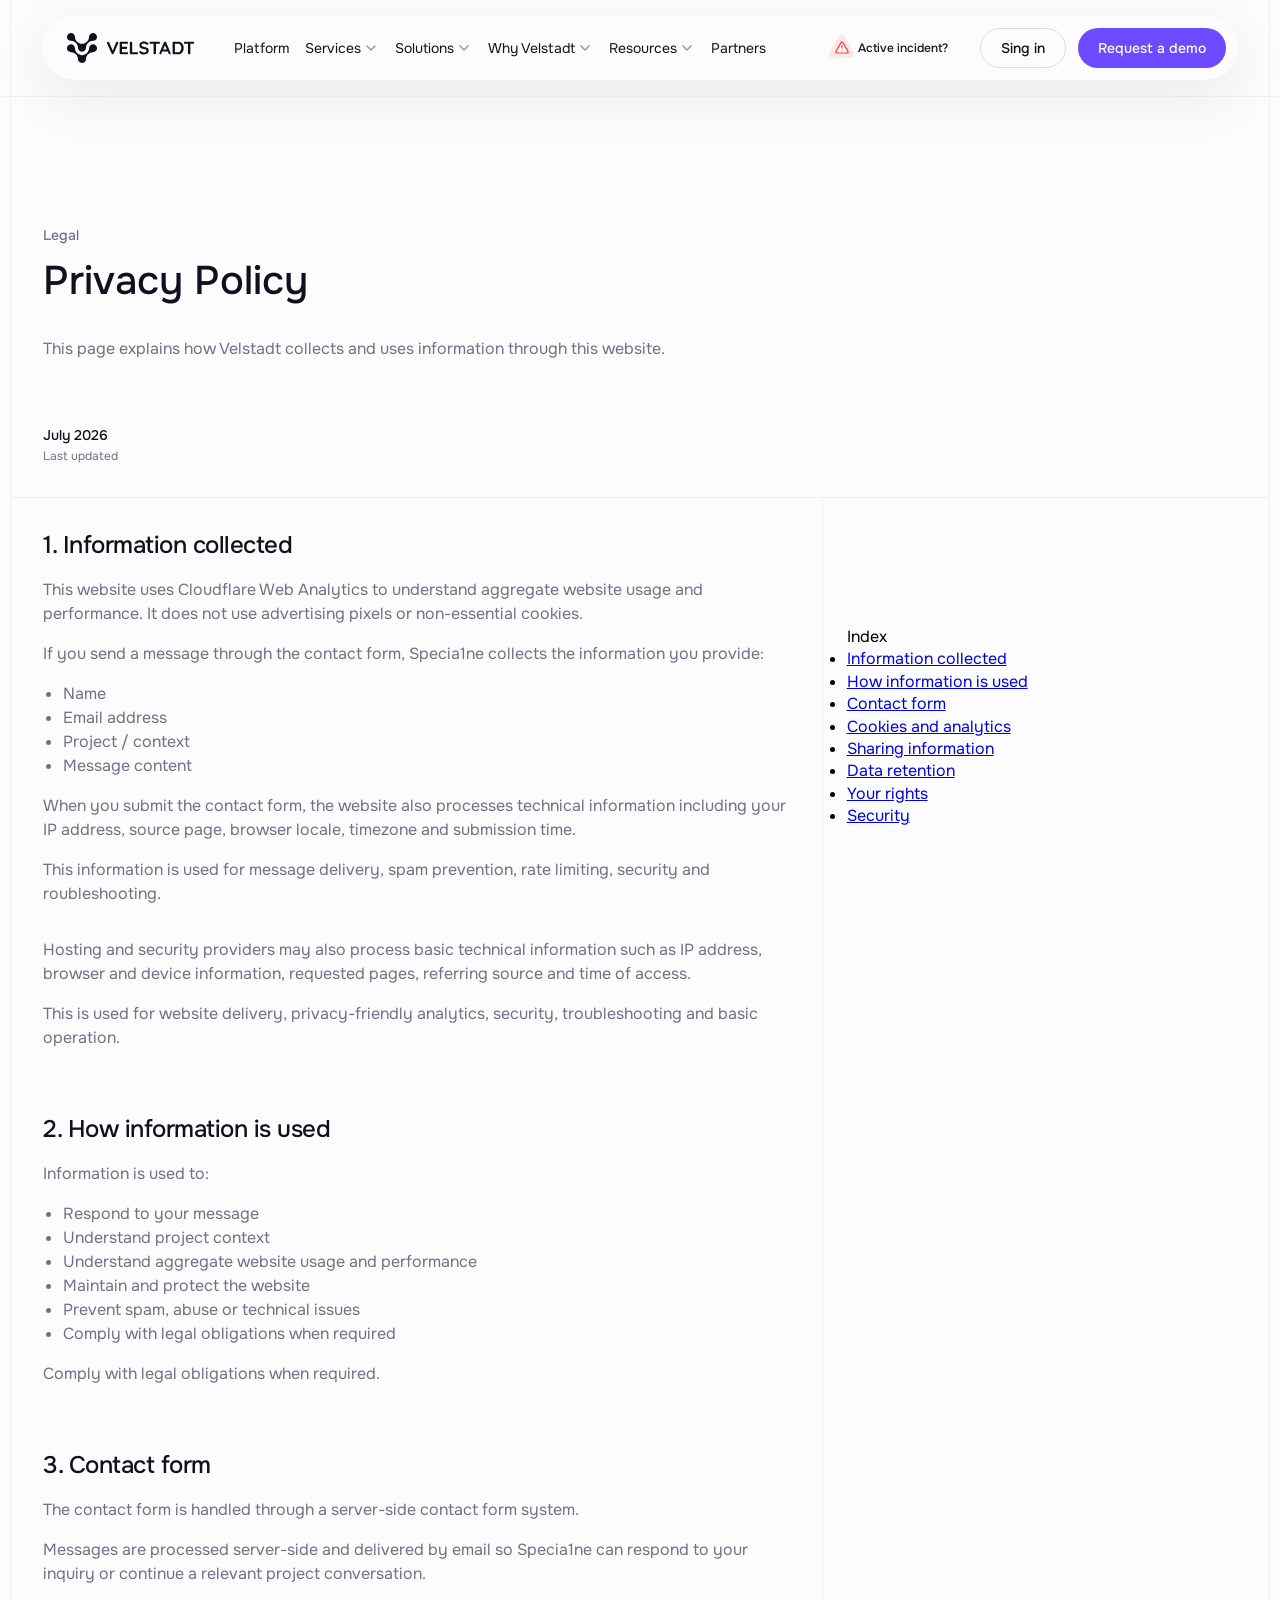
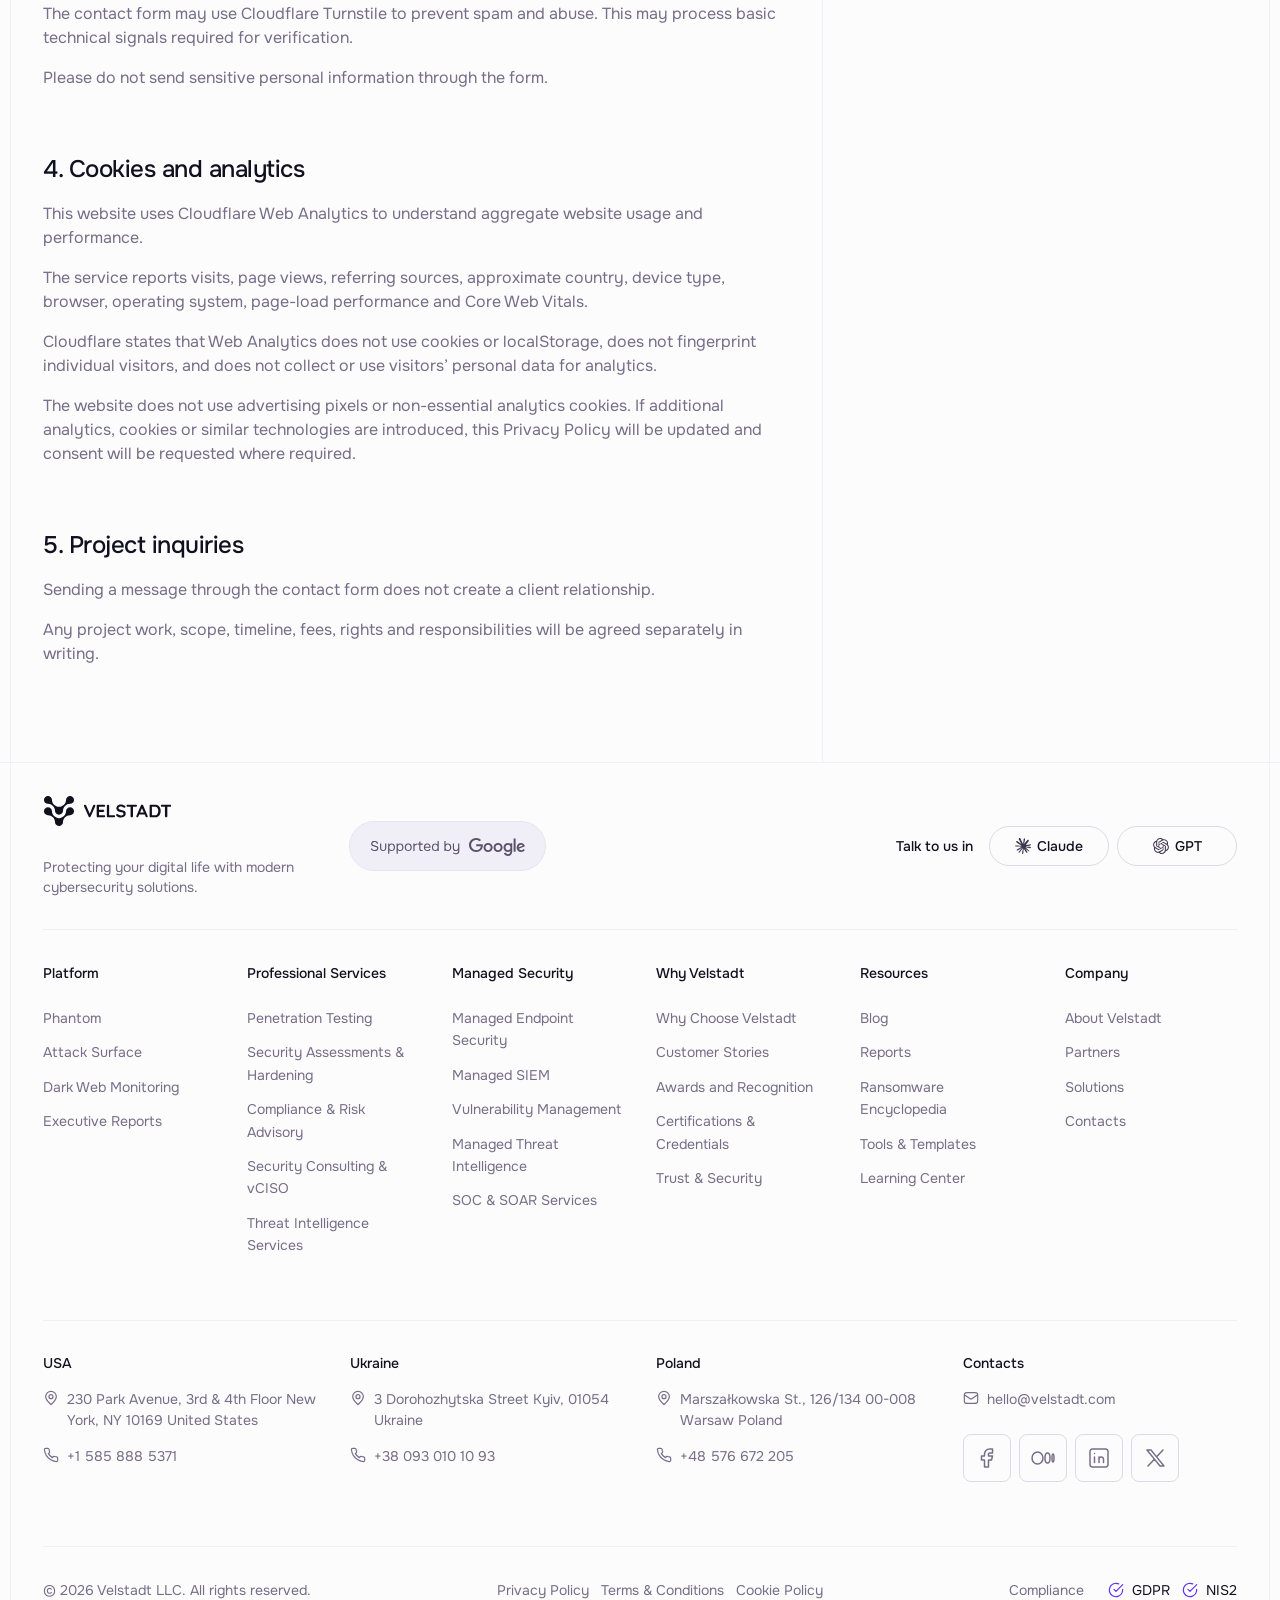
<file: markup/page.html>
<!DOCTYPE html>
<html lang="en">
<head>
    <meta charset="UTF-8">
    <meta name="viewport" content="width=device-width, initial-scale=1.0">
    <title>Document</title>

    <link rel="stylesheet" href="libs/swiper/swiper.min.css">
    <link rel="stylesheet" href="css/styles.css">
</head>
<body>

    <header class="header">
        <div class="container header__container">
            <div class="header__menu">
                <a href="#" class="header__logo">
                    <img src="images/logo.svg" alt="logo">
                </a>
                <div class="header__nav-wrap">
                    <div class="header__nav-top"></div>
                    <nav class="header__nav">
                        <ul>
                            <li><a href="#" class="header__nav-link">Platform</a></li>
                            <li class="dropdown">
                                <a href="#" class="header__nav-link">
                                    <span>Services</span>
                                    <button class="dropdown__btn"></button>
                                </a>
                                <div class="dropdown__list-wrap">
                                    <div class="dropdown__list">
                                        <div class="award__card">
                                            <img src="images/award-badge.svg" alt="" class="award__card-img">
                                            <span class="award__card-name">Clutch</span>
                                            <span class="award__card-number">#7</span>
                                            <div class="award__card-footer">
                                                <div class="award__card-info">
            
                                                    <span class="award__card-title">Top Managed SIEM Services Company</span>
                                                    <span class="award__card-details">New York · 2025 · Top 1.2%</span>
                                                </div>
                                                <a href="#" class="link--arrow award__card-link">View ranking</a>
                                            </div>
                                        </div>
        
                                        <div class="dropdown__nav">

                                            <div class="dropdown__nav-item">
                                                <span class="dropdown__nav-title">Professional Services</span>
                                                <ul>
                                                    <li>
                                                        <a href="#" class="dropdown__link link--arrow arrow--center">
                                                            <span class="dropdown__link-title">Penetration Testing</span>
                                                        </a>
                                                    </li>
                                                    <li>
                                                        <a href="#" class="dropdown__link link--arrow arrow--center">
                                                            <span class="dropdown__link-title">Security Assessments & Hardening</span>
                                                        </a>
                                                    </li>
                                                    <li>
                                                        <a href="#" class="dropdown__link link--arrow arrow--center">
                                                            <span class="dropdown__link-title">Compliance & Risk Advisory</span>
                                                        </a>
                                                    </li>
                                                    <li>
                                                        <a href="#" class="dropdown__link link--arrow arrow--center">
                                                            <span class="dropdown__link-title">Security Consulting & vCISO</span>
                                                        </a>
                                                    </li>
                                                    <li>
                                                        <a href="#" class="dropdown__link link--arrow arrow--center">
                                                            <span class="dropdown__link-title">Threat Intelligence Services</span>
                                                        </a>
                                                    </li>
                                                    <li>
                                                        <a href="#" class="dropdown__link link--arrow arrow--center">
                                                            <span class="dropdown__link-title">Incident Response & Readiness</span>
                                                        </a>
                                                    </li>
                                                    <li>
                                                        <a href="#" class="dropdown__link link--arrow arrow--center">
                                                            <span class="dropdown__link-title">AI Security Assessments</span>
                                                        </a>
                                                    </li>
                                                </ul>
                                            </div>
                                            
                                            <div class="dropdown__nav-item">
                                                <span class="dropdown__nav-title">Managed Security Services</span>
                                                <ul>
                                                    <li>
                                                        <a href="#" class="dropdown__link link--arrow arrow--center">
                                                            <span class="dropdown__link-title">Managed Endpoint Security</span>
                                                        </a>
                                                    </li>
                                                    <li>
                                                        <a href="#" class="dropdown__link link--arrow arrow--center">
                                                            <span class="dropdown__link-title">Managed SIEM</span>
                                                        </a>
                                                    </li>
                                                    <li>
                                                        <a href="#" class="dropdown__link link--arrow arrow--center">
                                                            <span class="dropdown__link-title">Managed Vulnerability Management</span>
                                                        </a>
                                                    </li>
                                                    <li>
                                                        <a href="#" class="dropdown__link link--arrow arrow--center">
                                                            <span class="dropdown__link-title">Managed Threat Intelligence</span>
                                                        </a>
                                                    </li>
                                                    <li>
                                                        <a href="#" class="dropdown__link link--arrow arrow--center">
                                                            <span class="dropdown__link-title">External Attack Surface Monitoring</span>
                                                        </a>
                                                    </li>
                                                    <li>
                                                        <a href="#" class="dropdown__link link--arrow arrow--center">
                                                            <span class="dropdown__link-title">Security Automation & SOAR Services</span>
                                                        </a>
                                                    </li>
                                                    <li>
                                                        <a href="#" class="dropdown__link link--arrow arrow--center">
                                                            <span class="dropdown__link-title">SOC as a Service / Co-managed SOC</span>
                                                        </a>
                                                    </li>
                                                </ul>
                                            </div>
                                        </div>
                                    </div>
                                </div>
                            </li>
                            <li class="dropdown">
                                <a href="#" class="header__nav-link">
                                    <span>Solutions</span>
                                    <button class="dropdown__btn"></button>
                                </a>
                                <div class="dropdown__list-wrap">
                                    <div class="dropdown__list">

                                        <div class="dropdown__tabs">
                                            <div class="dropdown__tabs-list">
                                                <span class="dropdown__tabs-title">Solutions</span>
                                                <ul>
                                                    <li><button class="dropdown__link active">
                                                        <span class="dropdown__link-title">For Industries</span></button>
                                                    </li>
                                                    <li><button class="dropdown__link">
                                                        <span class="dropdown__link-title">For Roles</span></button>
                                                    </li>
                                                </ul>
                                            </div>

                                            <div class="award__card">
                                                <img src="images/awards/g2-high-performer-2026-badge.svg" alt="g2">
                                                <div class="award__card-description">
                                                    <span class="award__card-title">High Performer</span>
                                                    <span class="award__card-subtitle">G2 · 2026</span>
                                                </div>
                                            </div>
                                        </div>

                                        <div class="dropdown__nav active">
                                            <div class="dropdown__nav-item">
                                                <span class="dropdown__nav-title">Explore Velstadt</span>
                                                <ul>
                                                    <li>
                                                        <a href="#" class="dropdown__link link--arrow arrow--center">
                                                            <span class="dropdown__link-title">SaaS & Technology</span>
                                                            <span class="dropdown__link-description">Protect products, cloud infrastructure, and customer data.</span>
                                                        </a>
                                                    </li>
                                                    <li>
                                                        <a href="#" class="dropdown__link link--arrow arrow--center">
                                                            <span class="dropdown__link-title">Retail & E-commerce</span>
                                                            <span class="dropdown__link-description">Secure payments, identities, and customer journeys.</span>
                                                        </a>
                                                    </li>
                                                    <li>
                                                        <a href="#" class="dropdown__link link--arrow arrow--center">
                                                            <span class="dropdown__link-title">Financial Services & Fintech</span>
                                                            <span class="dropdown__link-description">Address fraud, regulation, and third-party risk.</span>
                                                        </a>
                                                    </li>
                                                    <li>
                                                        <a href="#" class="dropdown__link link--arrow arrow--center">
                                                            <span class="dropdown__link-title">Government & Public Sector</span>
                                                            <span class="dropdown__link-description">Strengthen public services, controls, and resilience.</span>
                                                        </a>
                                                    </li>
                                                    <li>
                                                        <a href="#" class="dropdown__link link--arrow arrow--center">
                                                            <span class="dropdown__link-title">Healthcare</span>
                                                            <span class="dropdown__link-description">Secure patient data, clinical systems, and suppliers.</span>
                                                        </a>
                                                    </li>
                                                    <li>
                                                        <a href="#" class="dropdown__link link--arrow arrow--center">
                                                            <span class="dropdown__link-title">Defense & Military Technology</span>
                                                            <span class="dropdown__link-description">Protect sensitive technology and mission-critical environments.</span>
                                                        </a>
                                                    </li>
                                                    <li>
                                                        <a href="#" class="dropdown__link link--arrow arrow--center">
                                                            <span class="dropdown__link-title">Transportation and Logistics</span>
                                                            <span class="dropdown__link-description">Protect distributed operations and digital supply chains.</span>
                                                        </a>
                                                    </li>
                                                </ul>
                                            </div>
                                        </div>
        
                                        <div class="dropdown__nav">
                                            <div class="dropdown__nav-item">
                                                <span class="dropdown__nav-title">Explore Velstadt</span>
                                                <ul>
                                                    <li>
                                                        <a href="#" class="dropdown__link link--arrow arrow--center">
                                                            <span class="dropdown__link-title">For CISOs & Security Leaders</span>
                                                            <span class="dropdown__link-description">Prioritize risk and build an executable security roadmap.</span>
                                                        </a>
                                                    </li>
                                                    <li>
                                                        <a href="#" class="dropdown__link link--arrow arrow--center">
                                                            <span class="dropdown__link-title">For CEOs & Business Owners</span>
                                                            <span class="dropdown__link-description">Understand material risk and investment priorities.</span>
                                                        </a>
                                                    </li>
                                                    <li>
                                                        <a href="#" class="dropdown__link link--arrow arrow--center">
                                                            <span class="dropdown__link-title">For CTOs & Engineering Leaders</span>
                                                            <span class="dropdown__link-description">Embed security without slowing product and cloud delivery.</span>
                                                        </a>
                                                    </li>
                                                    <li>
                                                        <a href="#" class="dropdown__link link--arrow arrow--center">
                                                            <span class="dropdown__link-title">For Compliance & Risk Teams</span>
                                                            <span class="dropdown__link-description">Connect requirements with controls and technical evidence.</span>
                                                        </a>
                                                    </li>
                                                    <li>
                                                        <a href="#" class="dropdown__link link--arrow arrow--center">
                                                            <span class="dropdown__link-title">For SOC & Threat Intelligence Teams</span>
                                                            <span class="dropdown__link-description">Turn external signals into investigations and response priorities.</span>
                                                        </a>
                                                    </li>
                                                </ul>
                                            </div>
                                        </div>
    
                                    </div>
                                </div>
                            </li>
                            <li class="dropdown">
                                <a href="#" class="header__nav-link">
                                    <span>Why Velstadt</span>
                                    <button class="dropdown__btn"></button>
                                </a>
                                <div class="dropdown__list-wrap">
                                    <div class="dropdown__list">
                                        <a href="#" class="customer__card">
                                            <p class="customer__card-quote">“Velstadt helps us understand external risks earlier and respond faster.”</p>
                                            <div class="customer__card-info">
                                                <span class="customer__card-issue">11,000+</span>
                                                <span class="customer__card-service">Sources monitored 24/7</span>
                                            </div>
                                            <div class="customer__card-footer">
                                                <span class="link--arrow">
                                                    <img src="images/partners/Nova-post.svg" alt="" class="customer__card-logo">
                                                </span>
                                            </div>
                                        </a>
        
                                        <div class="dropdown__nav">
                                            <div class="dropdown__nav-item">
                                                <span class="dropdown__nav-title">Why Velstadt</span>
                                                <ul>
                                                    <li>
                                                        <a href="#" class="dropdown__link link--arrow arrow--center">
                                                            <span class="dropdown__link-title">Why Choose Velstadt</span>
                                                            <span class="dropdown__link-description">See what makes our security expertise, technology, and delivery approach different.</span>
                                                        </a>
                                                    </li>
                                                    <li>
                                                        <a href="#" class="dropdown__link link--arrow arrow--center">
                                                            <span class="dropdown__link-title">Customer Stories</span>
                                                            <span class="dropdown__link-description">Explore how organizations solve real security challenges with Velstadt.</span>
                                                        </a>
                                                    </li>
                                                    <li>
                                                        <a href="#" class="dropdown__link link--arrow arrow--center">
                                                            <span class="dropdown__link-title">Compare</span>
                                                            <span class="dropdown__link-description">Compare Velstadt with other cybersecurity solutions and delivery models.</span>
                                                        </a>
                                                    </li>
                                                </ul>
                                            </div>
                                            <div class="dropdown__nav-item">
                                                <span class="dropdown__nav-title">Proof & Trust</span>
                                                <ul>
                                                    <li>
                                                        <a href="#" class="dropdown__link link--arrow arrow--center">
                                                            <span class="dropdown__link-title">Industry Expertise</span>
                                                            <span class="dropdown__link-description">Explore our experience across regulated and security-critical industries.</span>
                                                        </a>
                                                    </li>
                                                    <li>
                                                        <a href="#" class="dropdown__link link--arrow arrow--center">
                                                            <span class="dropdown__link-title">Awards & Recognition</span>
                                                            <span class="dropdown__link-description">View independent awards and rankings recognizing our expertise.</span>
                                                        </a>
                                                    </li>
                                                    <li>
                                                        <a href="#" class="dropdown__link link--arrow arrow--center">
                                                            <span class="dropdown__link-title">Certifications & Credentials</span>
                                                            <span class="dropdown__link-description">Review the professional and company credentials behind our work.</span>
                                                        </a>
                                                    </li>
                                                    <li>
                                                        <a href="#" class="dropdown__link link--arrow arrow--center">
                                                            <span class="dropdown__link-title">Trust & Security</span>
                                                            <span class="dropdown__link-description">Learn how Velstadt protects data, manages risk, and supports compliance.</span>
                                                        </a>
                                                    </li>
                                                </ul>
                                            </div>
                                        </div>
                                    </div>
                                </div>
                            </li>
                            <li class="dropdown">
                                <a href="#" class="header__nav-link">
                                    <span>Resources</span>
                                    <button class="dropdown__btn"></button>
                                </a>
                                <div class="dropdown__list-wrap">
                                    <div class="dropdown__list">
                                        <div class="award__card">
                                            <img src="images/awards/clutch-top-dark-web-2025-badge.svg" alt="" class="award__card-img">
                                            <span class="award__card-name">Clutch</span>
                                            <span class="award__card-number">#2</span>
                                            <div class="award__card-footer">
                                                <div class="award__card-info">
            
                                                    <span class="award__card-title">Dark Web Monitoring</span>
                                                    <span class="award__card-details">New York · 2025 · Top 1.3%</span>
                                                </div>
                                                <a href="#" class="link--arrow award__card-link">View ranking</a>
                                            </div>
                                        </div>
        
                                        <div class="dropdown__nav">
                                            <div class="dropdown__nav-item">
                                                <span class="dropdown__nav-title">Resources</span>
                                                <ul>
                                                    <li>
                                                        <a href="#" class="dropdown__link link--arrow arrow--center">
                                                            <span class="dropdown__link-title">Blog</span>
                                                            <span class="dropdown__link-description">Insights and perspectives from Velstadt experts</span>
                                                        </a>
                                                    </li>
                                                    <li>
                                                        <a href="#" class="dropdown__link link--arrow arrow--center">
                                                            <span class="dropdown__link-title">Ransomware Encyclopedia</span>
                                                            <span class="dropdown__link-description">Profiles of ransomware groups, tactics, and business impact.</span>
                                                        </a>
                                                    </li>
                                                    <li>
                                                        <a href="#" class="dropdown__link link--arrow arrow--center">
                                                            <span class="dropdown__link-title">Tools & Templates</span>
                                                            <span class="dropdown__link-description">Practical resources for security planning and operations.</span>
                                                        </a>
                                                    </li>
                                                    <li>
                                                        <a href="#" class="dropdown__link link--arrow arrow--center">
                                                            <span class="dropdown__link-title">Reports</span>
                                                            <span class="dropdown__link-description">Research and guidance for security decisions</span>
                                                        </a>
                                                    </li>
                                                    <li>
                                                        <a href="#" class="dropdown__link link--arrow arrow--center">
                                                            <span class="dropdown__link-title">Case Studies</span>
                                                            <span class="dropdown__link-description">Real-world examples of security challenges and outcomes.</span>
                                                        </a>
                                                    </li>
                                                    <li>
                                                        <a href="#" class="dropdown__link link--arrow arrow--center">
                                                            <span class="dropdown__link-title">Cybersecurity Learning Center</span>
                                                            <span class="dropdown__link-description">Clear explanations of essential cybersecurity topics.</span>
                                                        </a>
                                                    </li>
                                                </ul>
                                            </div>
                                        </div>
                                    </div>
                                </div>
                            </li>
                            <li><a href="#" class="header__nav-link">Partners</a></li>
                        </ul>
                    </nav>
                    <div class="header__nav-footer">
                        <a href="#" class="header__link header__link-mobile icon icon--alert">Active incident?</a>
                        <div class="header__buttons header__buttons--mobile">
                            <a href="#" class="btn">Sing in</a>
                            <a href="#" class="btn btn--primary">Request a demo</a>
                        </div>
                    </div>
                </div>
                <a href="#" class="header__link header__link-desktop icon icon--alert">Active incident?</a>
                <div class="header__buttons header__buttons--desktop">
                    <a href="#" class="btn">Sing in</a>
                    <a href="#" class="btn btn--primary">Request a demo</a>
                </div>
                <button class="header__mobile-btn">
                    <span></span>
                    <span></span>
                    <span></span>
                </button>
            </div>
        </div>
    </header>

    <div class="page">
        <div class="header__duplicate header__duplicate--dark">
            <div class="container header__duplicate-container section__lines"></div>
        </div>
        <div class="section__header">
            <div class="container section__header-container section__lines">
                <div class="section__header-left">
                    <h2 class="h3 section__subtitle">Legal</h2>
                    <h1 class="h2 section__title">Privacy Policy</h1>
                    <p>This page explains how Velstadt collects and uses information through this website.</p>
                    <div class="section__header-info">
                        <span class="date">July 2026</span>
                        <span>Last updated</span>
                    </div>
                </div>
            </div>
        </div>
        <div class="container page__container section__lines">
            <div class="page__content">
                <h2>1. Information collected</h2>
                <p>This website uses Cloudflare Web Analytics to understand aggregate website usage and performance. It does not use advertising pixels or non-essential cookies.</p>
                <p>If you send a message through the contact form, Specia1ne collects the information you provide:</p>
                <ul>
                    <li>Name</li>
                    <li>Email address</li>
                    <li>Project / context</li>
                    <li>Message content</li>
                </ul>
                <p>When you submit the contact form, the website also processes technical information including your IP address, source page, browser locale, timezone and submission time.</p>This information is used for message delivery, spam prevention, rate limiting, security and roubleshooting.</p>
                <p>Hosting and security providers may also process basic technical information such as IP address, browser and device information, requested pages, referring source and time of access.</p>
                <p>This is used for website delivery, privacy-friendly analytics, security, troubleshooting and basic operation.</p>
                <h2>2. How information is used</h2>
                <p>Information is used to:</p>
                <ul>
                    <li>Respond to your message</li>
                    <li>Understand project context</li>
                    <li>Understand aggregate website usage and performance</li>
                    <li>Maintain and protect the website</li>
                    <li>Prevent spam, abuse or technical issues</li>
                    <li>Comply with legal obligations when required</li>
                </ul>
                <p>Comply with legal obligations when required.</p>
                <h2>3. Contact form</h2>
                <p>The contact form is handled through a server-side contact form system.</p>
                <p>Messages are processed server-side and delivered by email so Specia1ne can respond to your inquiry or continue a relevant project conversation.</p>
                <p>The contact form may use Cloudflare Turnstile to prevent spam and abuse. This may process basic technical signals required for verification.</p>
                <p>Please do not send sensitive personal information through the form.</p>
                <h2>4. Cookies and analytics</h2>
                <p>This website uses Cloudflare Web Analytics to understand aggregate website usage and performance.</p>
                <p>The service reports visits, page views, referring sources, approximate country, device type, browser, operating system, page-load performance and Core Web Vitals.</p>
                <p>Cloudflare states that Web Analytics does not use cookies or localStorage, does not fingerprint individual visitors, and does not collect or use visitors’ personal data for analytics.</p>
                <p>The website does not use advertising pixels or non-essential analytics cookies. If additional analytics, cookies or similar technologies are introduced, this Privacy Policy will be updated and consent will be requested where required.</p>
                <h2>5. Project inquiries</h2>
                <p>Sending a message through the contact form does not create a client relationship.</p>
                <p>Any project work, scope, timeline, fees, rights and responsibilities will be agreed separately in writing.</p>
            </div>
            <div class="page__sidebar">
                <div class="toc">
                    <span class="toc__title">Index</span>
                    <ul>
                        <li><a href="#">Information collected</a></li>
                        <li><a href="#">How information is used</a></li>
                        <li><a href="#">Contact form</a></li>
                        <li><a href="#">Cookies and analytics</a></li>
                        <li><a href="#">Sharing information</a></li>
                        <li><a href="#">Data retention</a></li>
                        <li><a href="#">Your rights</a></li>
                        <li><a href="#">Security</a></li>
                    </ul>
                </div>
            </div>
        </div>
    </div>

    <footer class="footer">
        <div class="container footer__container section__lines">
            <div class="footer__top">
                <div class="footer__top-left">
                    <div class="footer__top-col">
                        <a href="#" class="footer__logo">
                            <img src="images/logo.svg" alt="">
                        </a>
                        <p>Protecting your digital life with modern cybersecurity solutions.</p>
                    </div>
                    <img src="images/badge-google.svg" alt="supported by Google" class="footer__top-badge">
                </div>
                <div class="footer__top-right">
                    <span class="footer__top-text">Talk to us in</span>
                    <div class="footer__top-buttons">
                        <a href="#" class="btn btn--icon"><span class="icon" style="background-image: url('images/icons/claude.svg');"></span>Claude</a>
                        <a href="#" class="btn btn--icon"><span class="icon" style="background-image: url('images/icons/gpt.svg');"></span>GPT</a>
                    </div>
                </div>
            </div>

            <div class="footer__mid">
                <div class="footer__mid-item">
                    <a href="#" class="footer__link">Platform</a>
                    <ul>
                        <li><a href="#">Phantom</a></li>
                        <li><a href="#">Attack Surface</a></li>
                        <li><a href="#">Dark Web Monitoring</a></li>
                        <li><a href="#">Executive Reports</a></li>
                    </ul>
                </div>
                <div class="footer__mid-item">
                    <a href="#" class="footer__link">Professional Services</a>
                    <ul>
                        <li><a href="#">Penetration Testing</a></li>
                        <li><a href="#">Security Assessments & Hardening</a></li>
                        <li><a href="#">Compliance & Risk Advisory</a></li>
                        <li><a href="#">Security Consulting & vCISO</a></li>
                        <li><a href="#">Threat Intelligence Services</a></li>
                    </ul>
                </div>
                <div class="footer__mid-item">
                    <a href="#" class="footer__link">Managed Security</a>
                    <ul>
                        <li><a href="#">Managed Endpoint Security</a></li>
                        <li><a href="#">Managed SIEM</a></li>
                        <li><a href="#">Vulnerability Management</a></li>
                        <li><a href="#">Managed Threat Intelligence</a></li>
                        <li><a href="#">SOC & SOAR Services</a></li>
                    </ul>
                </div>
                <div class="footer__mid-item">
                    <a href="#" class="footer__link">Why Velstadt</a>
                    <ul>
                        <li><a href="#">Why Choose Velstadt</a></li>
                        <li><a href="#">Customer Stories</a></li>
                        <li><a href="#">Awards and Recognition</a></li>
                        <li><a href="#">Certifications & Credentials</a></li>
                        <li><a href="#">Trust & Security</a></li>
                    </ul>
                </div>
                <div class="footer__mid-item">
                    <a href="#" class="footer__link">Resources</a>
                    <ul>
                        <li><a href="#">Blog</a></li>
                        <li><a href="#">Reports</a></li>
                        <li><a href="#">Ransomware Encyclopedia</a></li>
                        <li><a href="#">Tools & Templates</a></li>
                        <li><a href="#">Learning Center</a></li>
                    </ul>
                </div>
                <div class="footer__mid-item">
                    <a href="#" class="footer__link">Company</a>
                    <ul>
                        <li><a href="#">About Velstadt</a></li>
                        <li><a href="#">Partners</a></li>
                        <li><a href="#">Solutions</a></li>
                        <li><a href="#">Contacts</a></li>
                    </ul>
                </div>
            </div>

            <div class="footer__bot">
                <div class="footer__bot-item">
                    <h3 class="h3 footer__bot-title">USA</h3>
                    <ul>
                        <li><a href="#" class="footer__bot-link icon icon--pin">230 Park Avenue, 3rd & 4th Floor New York, NY 10169 United States</a></li>
                        <li><a href="tel:+15858885371" class="footer__bot-link icon icon--phone">+1 585 888 5371</a></li>
                    </ul>         
                </div>
                <div class="footer__bot-item">
                    <h3 class="h3 footer__bot-title">Ukraine</h3>
                    <ul>
                        <li><a href="#" class="footer__bot-link icon icon--pin">3 Dorohozhytska Street Kyiv, 01054 Ukraine</a></li>
                        <li><a href="tel:+15858885371" class="footer__bot-link icon icon--phone">+38 093 010 10 93</a></li>
                    </ul>         
                </div>
                <div class="footer__bot-item">
                    <h3 class="h3 footer__bot-title">Poland</h3>
                    <ul>
                        <li><a href="#" class="footer__bot-link icon icon--pin">Marszałkowska St., 126/134 00-008 Warsaw Poland</a></li>
                        <li><a href="tel:+15858885371" class="footer__bot-link icon icon--phone">+48 576 672 205</a></li>
                    </ul>         
                </div>
                <div class="footer__bot-item">
                    <h3 class="h3 footer__bot-title">Contacts</h3>
                    <ul>
                        <li><a href="mailto:hello@velstadt.com" class="footer__bot-link icon icon--email">hello@velstadt.com</a></li>
                    </ul>
                    <div class="footer__socials">
                        <ul>
                            <li>
                                <a href="#" class="social__link">
                                    <span style="mask-image: url(images/icons/facebook.svg);"></span>
                                </a>
                            </li>
                            <li>
                                <a href="#" class="social__link">
                                    <span style="mask-image: url(images/icons/medium.svg);"></span>
                                </a>
                            </li>
                            <li>
                                <a href="#" class="social__link">
                                    <span style="mask-image: url(images/icons/linkedin.svg);"></span>
                                </a>
                            </li>
                            <li>
                                <a href="#" class="social__link">
                                    <span style="mask-image: url(images/icons/twitter.svg);"></span>
                                </a>
                            </li>
                        </ul>
                    </div>        
                </div>
            </div>

            <div class="footer__copyright">
                <span class="copyright">© 2026 Velstadt LLC. All rights reserved.</span>
                <nav class="copyright__nav">
                    <ul>
                        <li><a href="#">Privacy Policy</a></li>
                        <li><a href="#">Terms & Conditions</a></li>
                        <li><a href="#">Cookie Policy</a></li>
                    </ul>
                </nav>
                <div class="compliance">
                    <span>Compliance</span>
                    <ul>
                        <li>GDPR</li>
                        <li>NIS2</li>
                    </ul>
                </div>
            </div>
        </div>
    </footer> 

    <script src="libs/swiper/swiper.min.js"></script>
    <script src="js/scripts.js"></script>
</body>
</html>
</file>
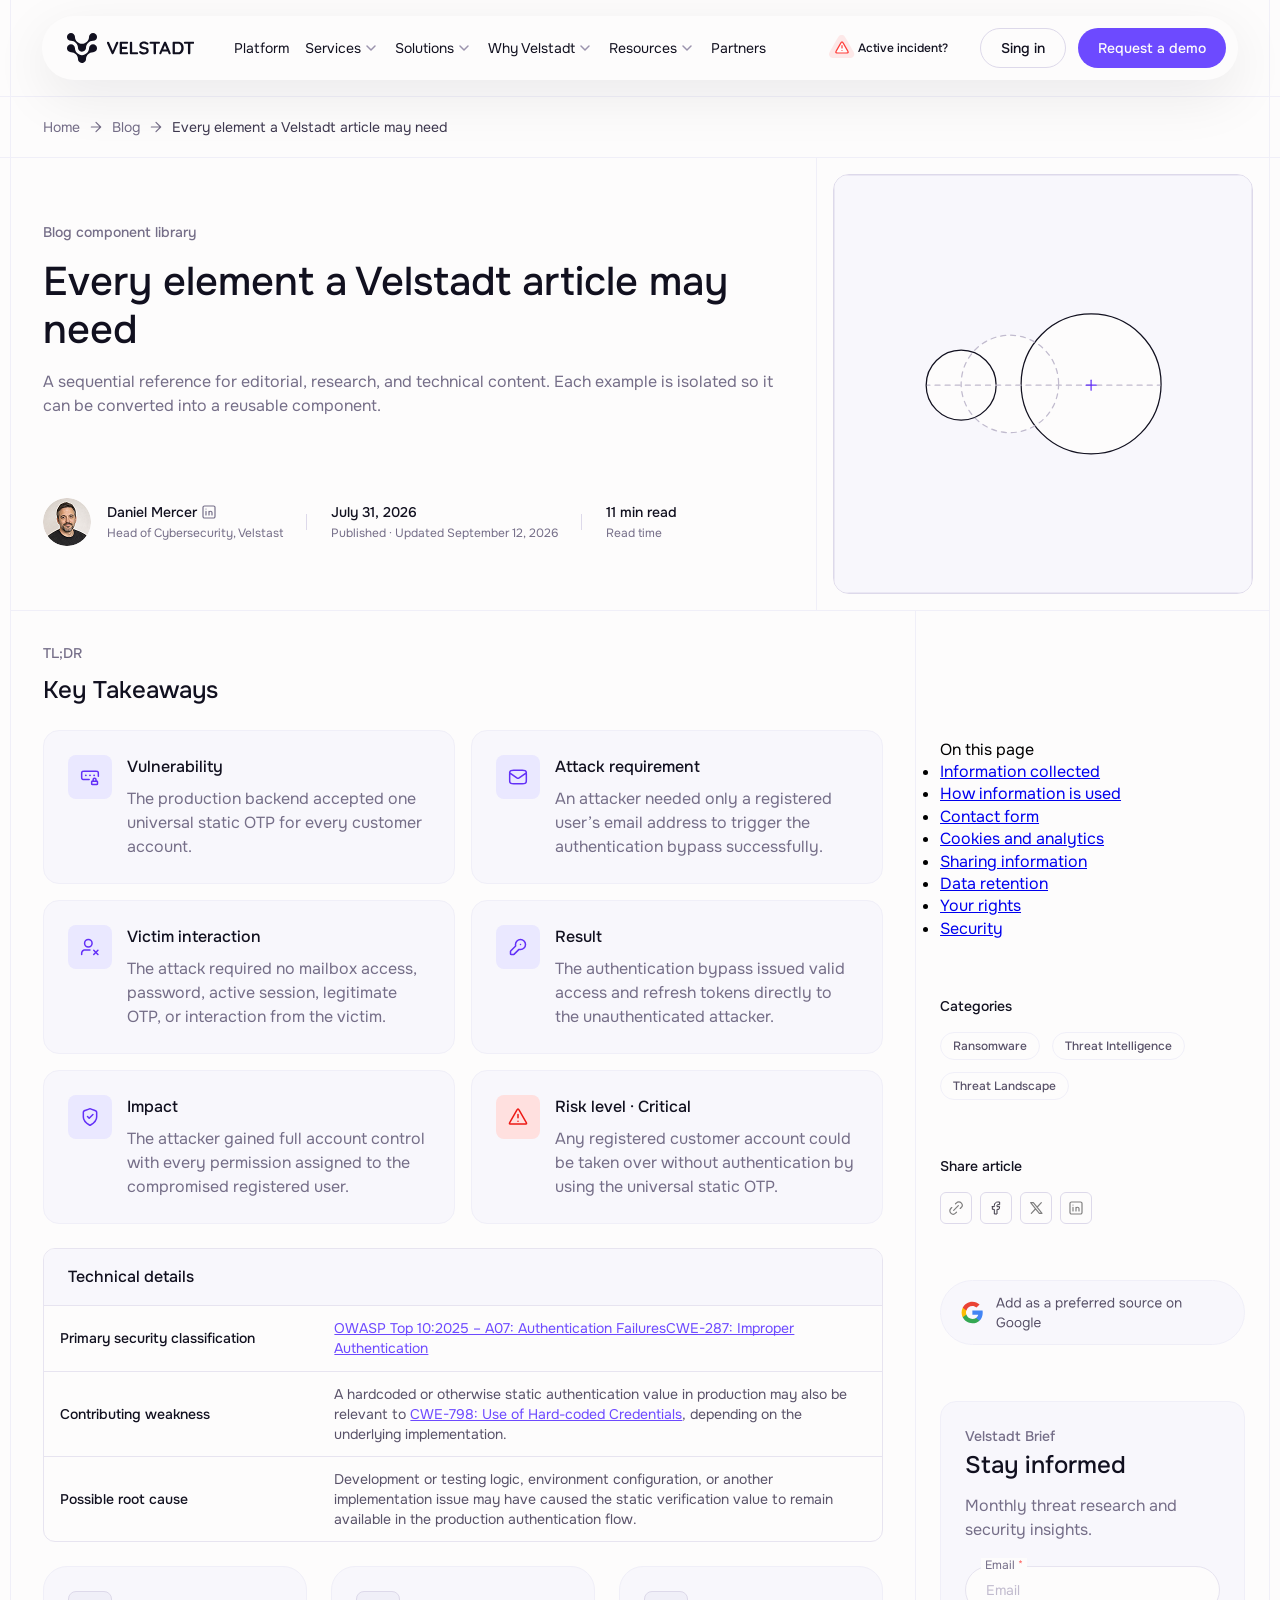
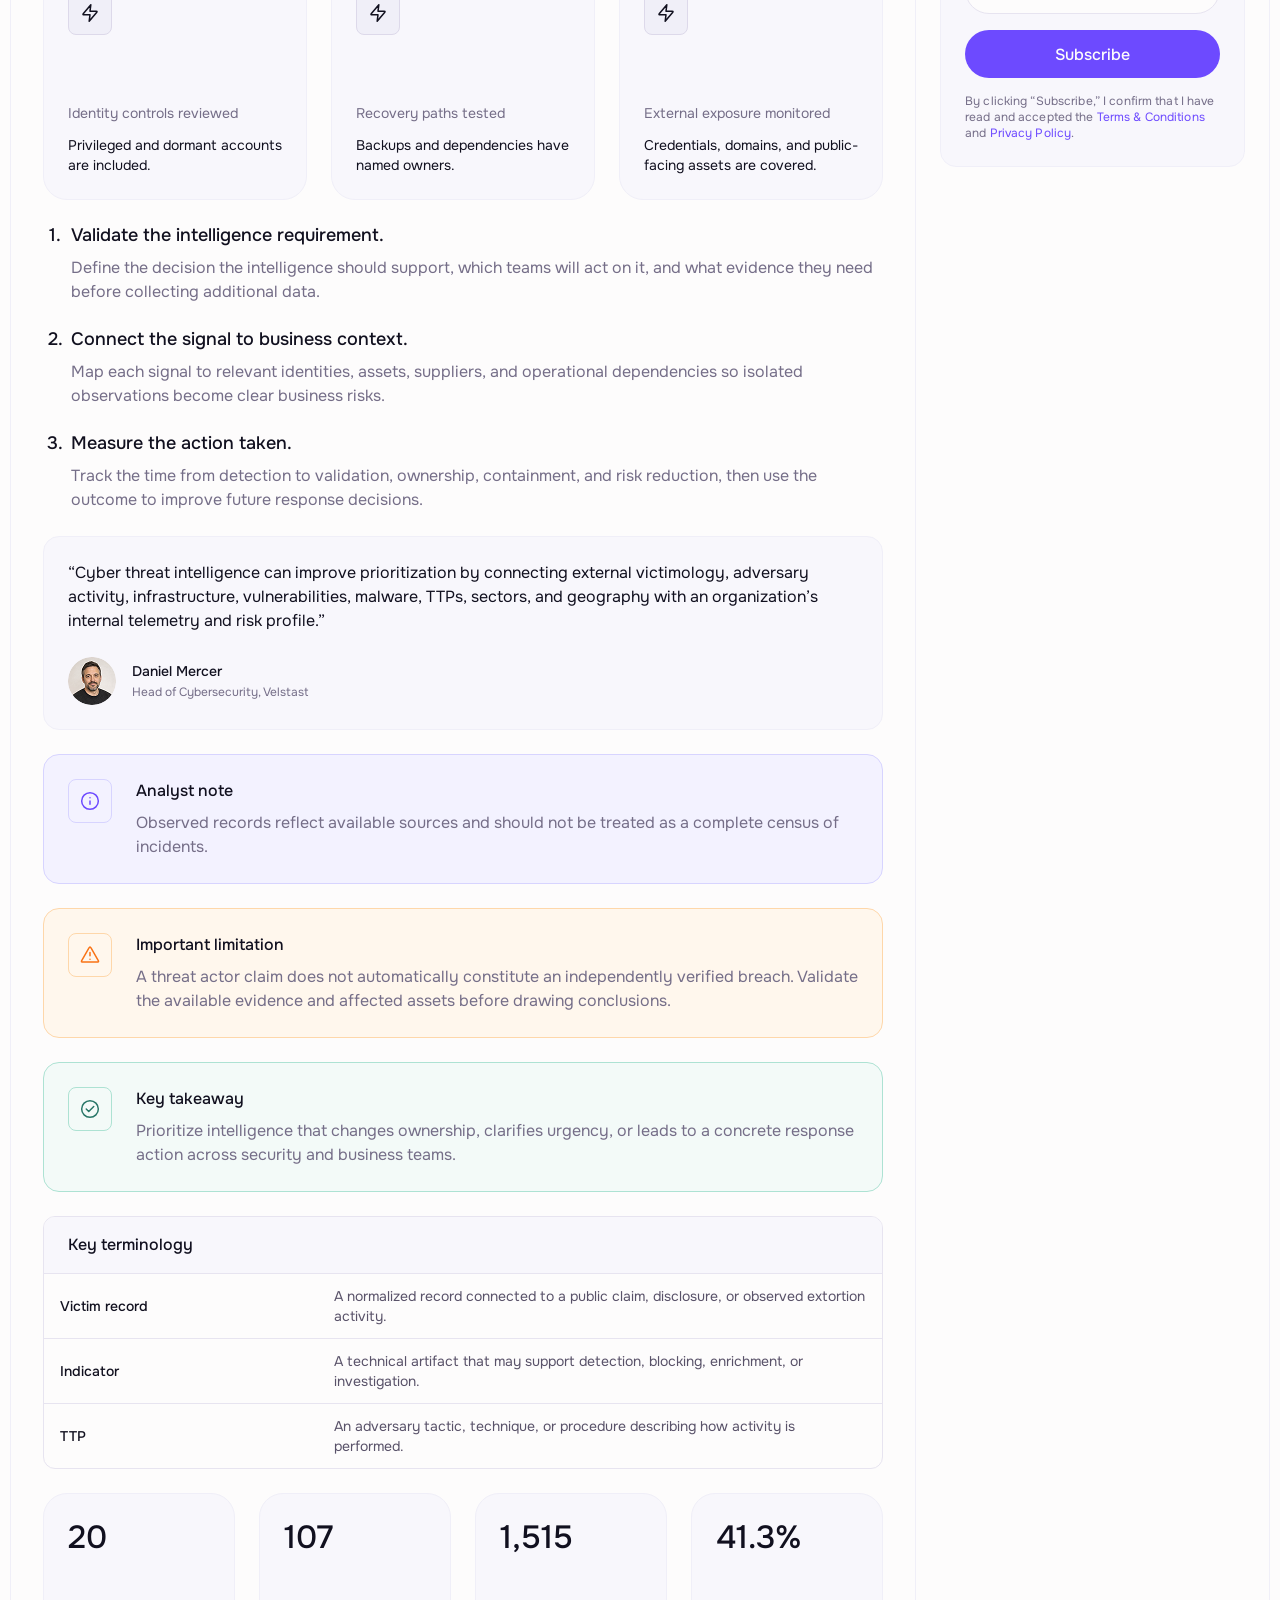
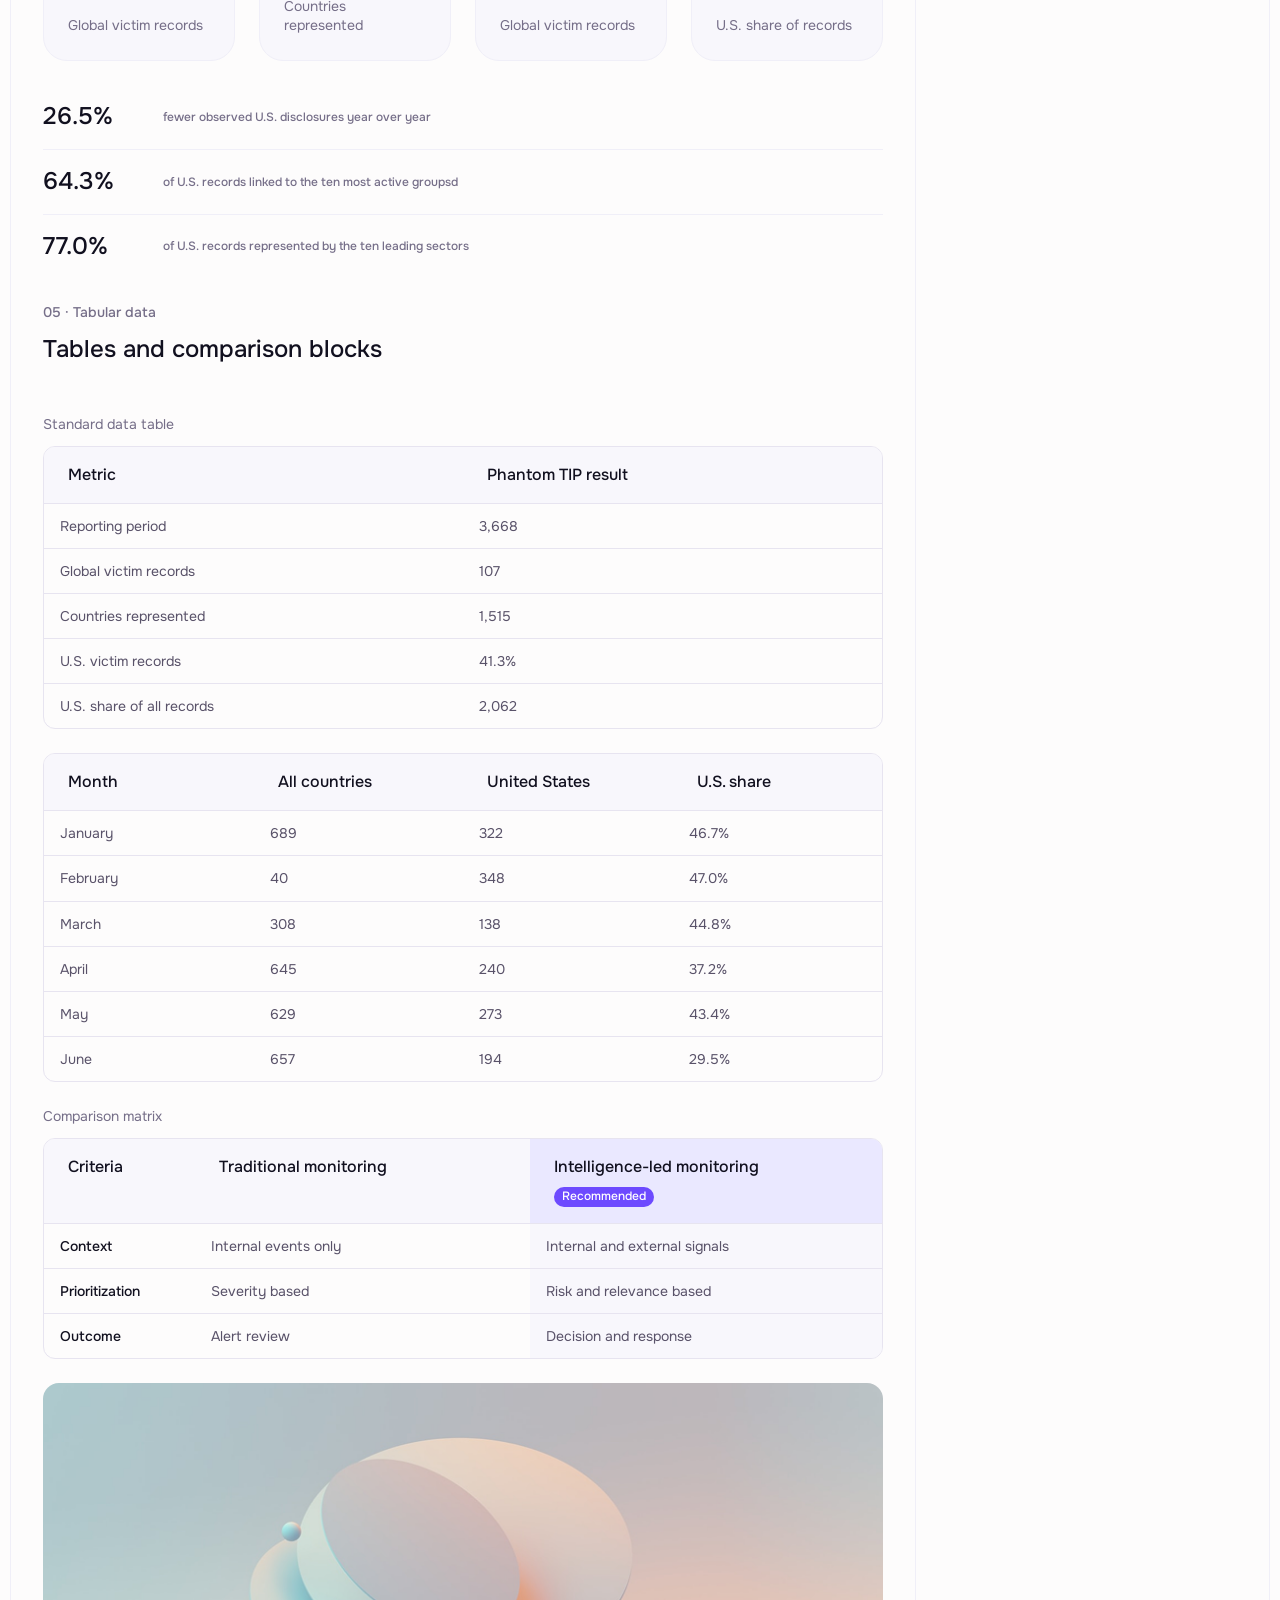
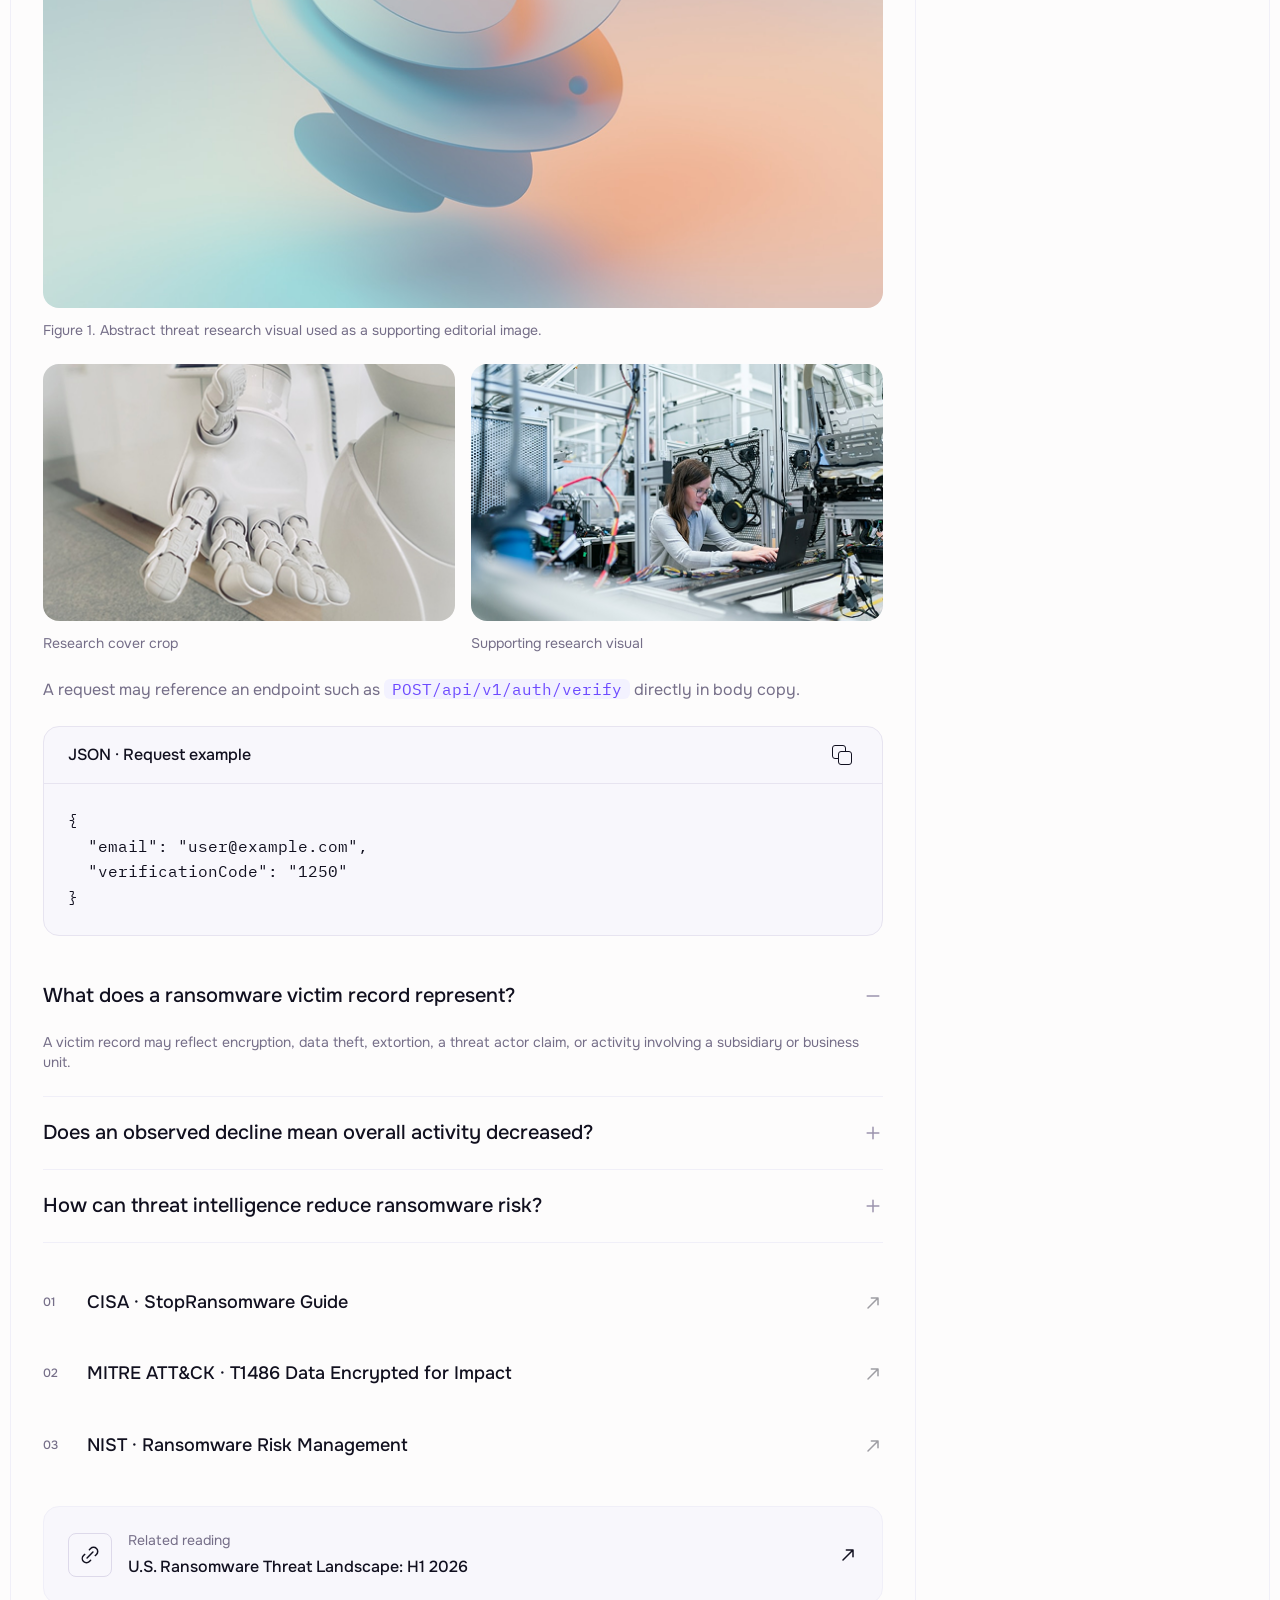
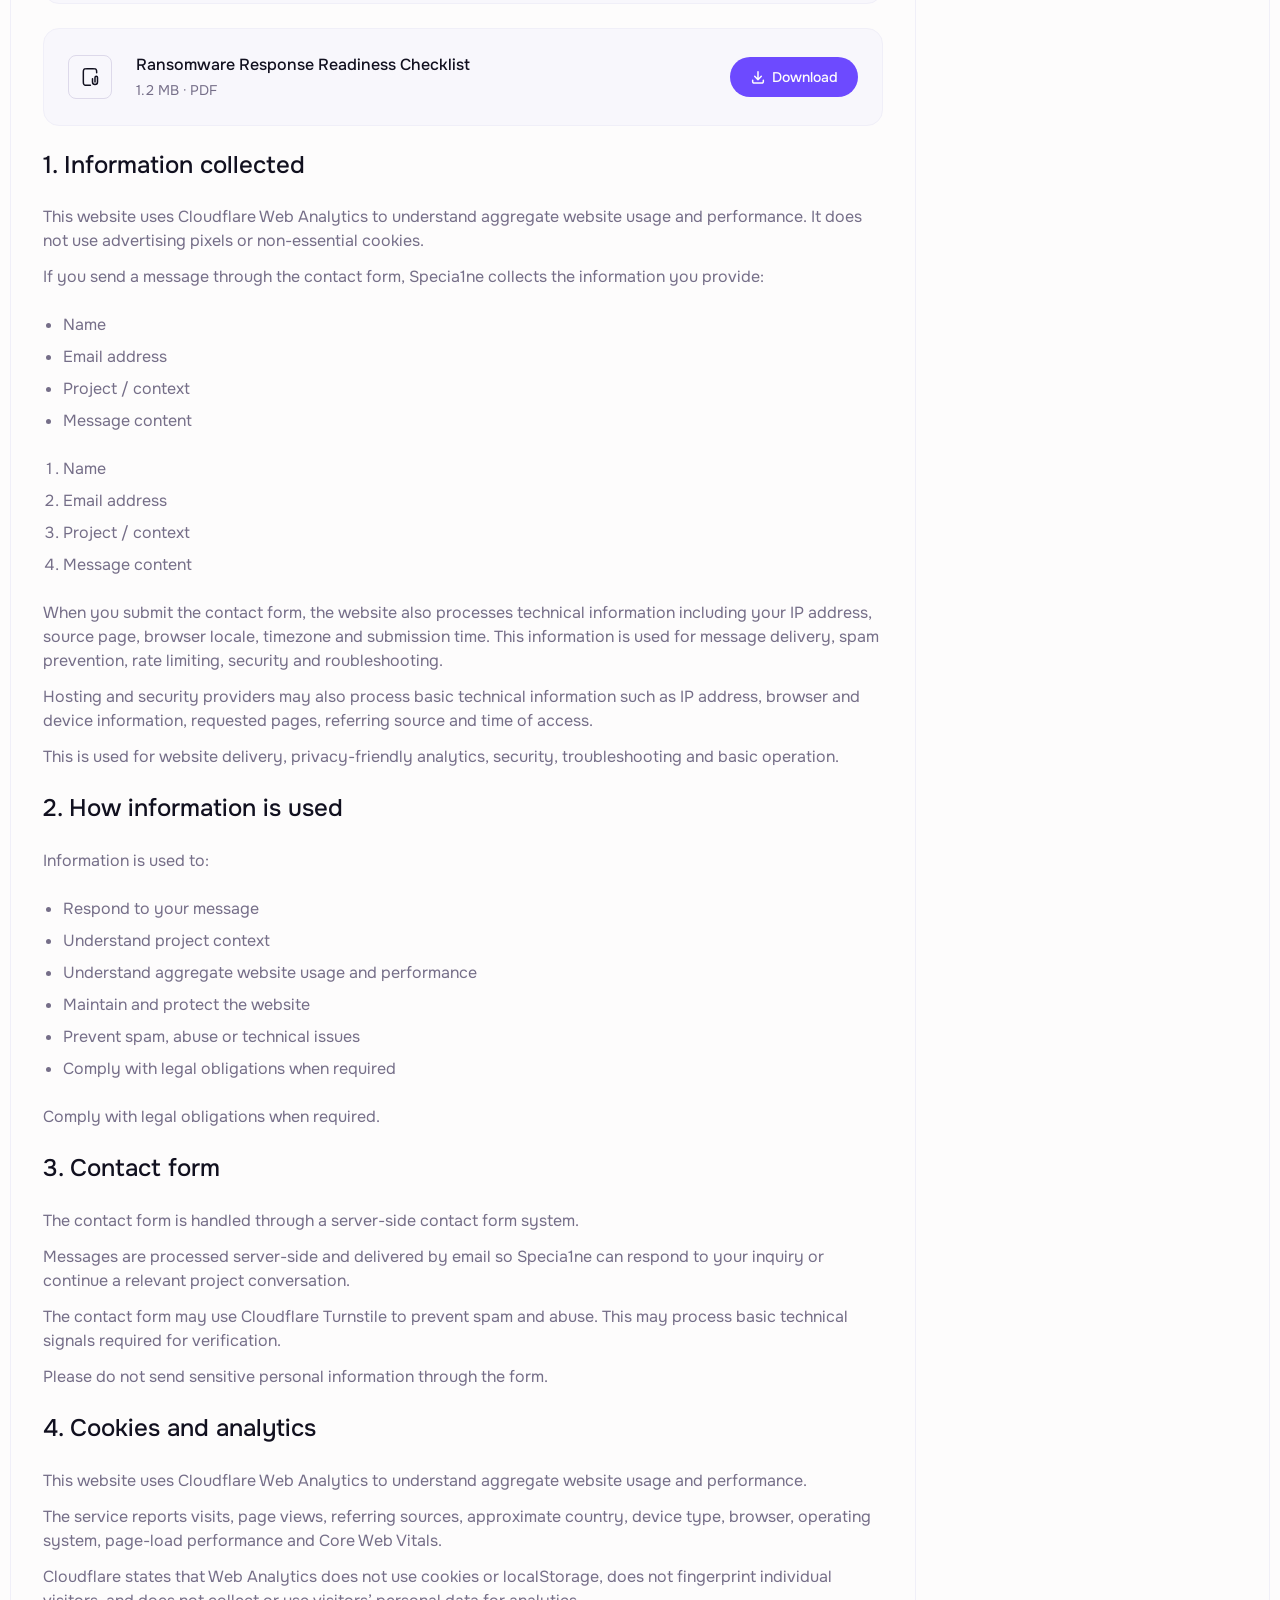
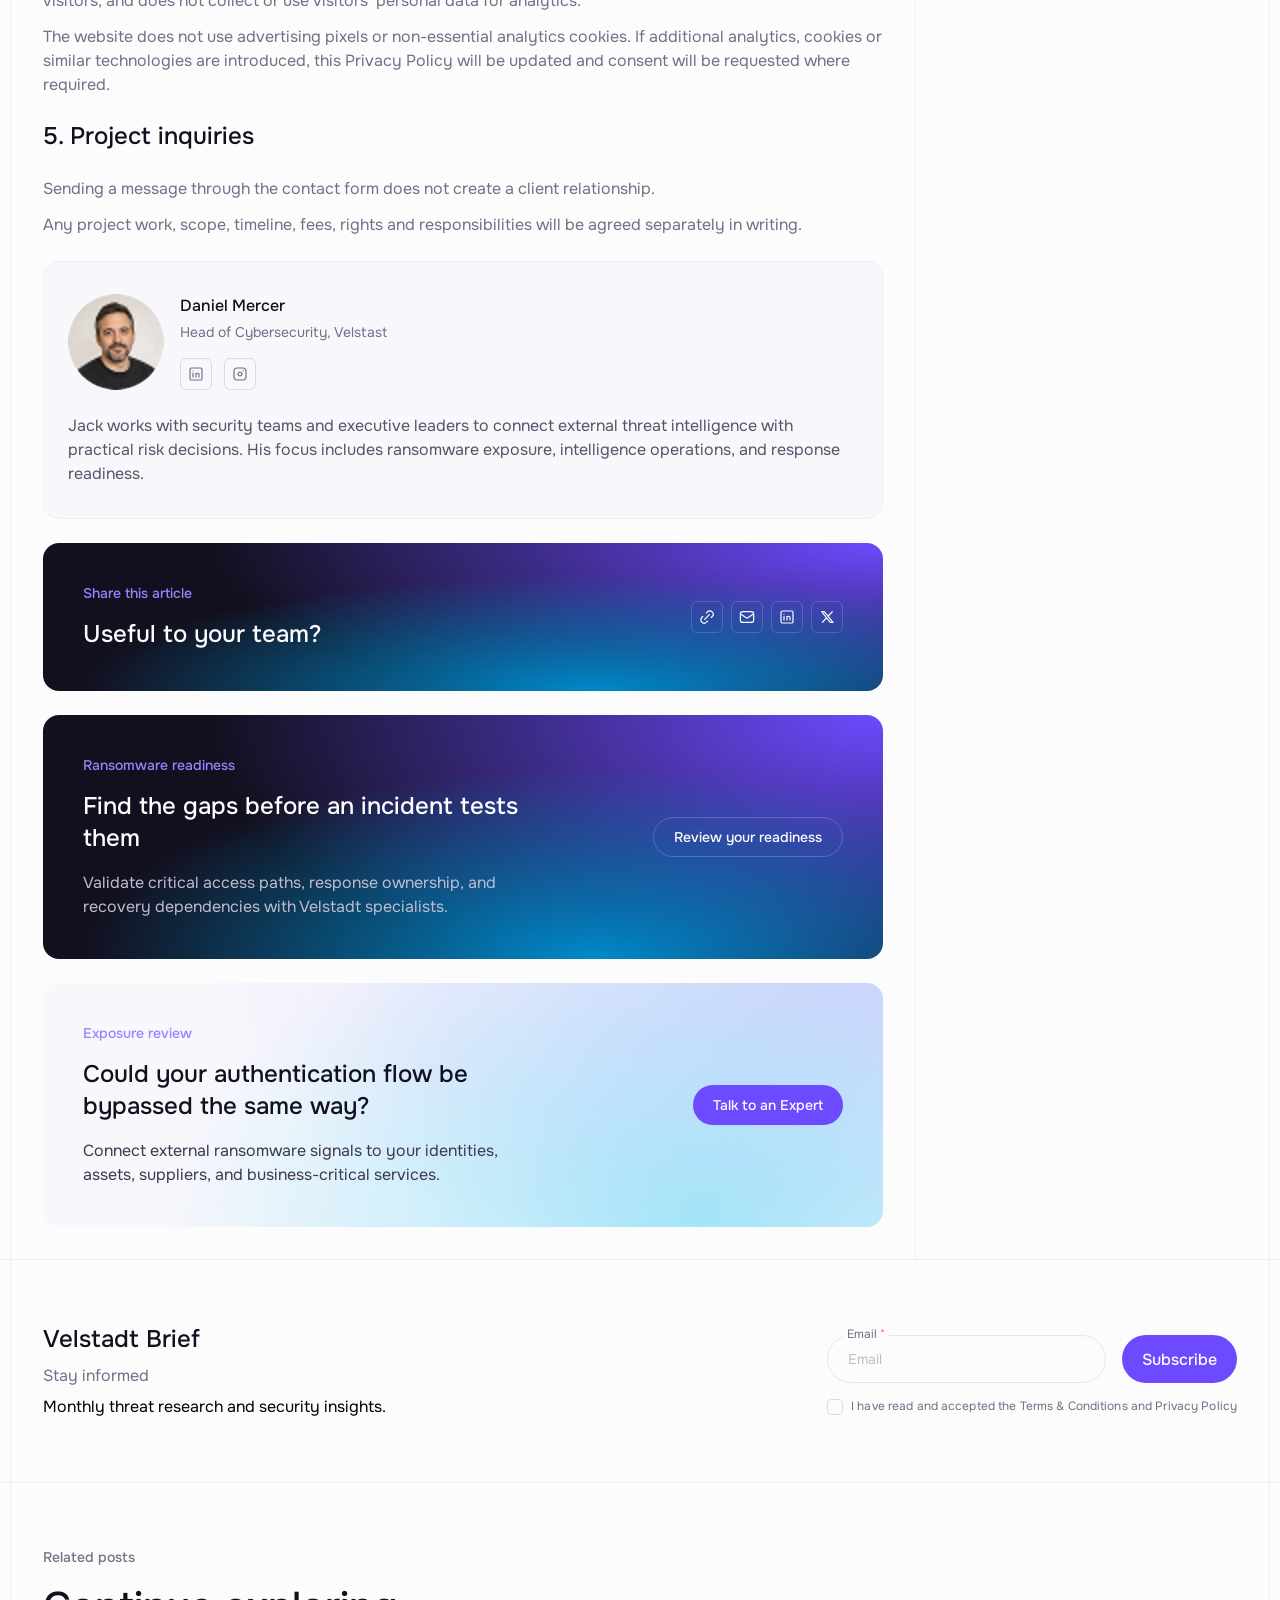
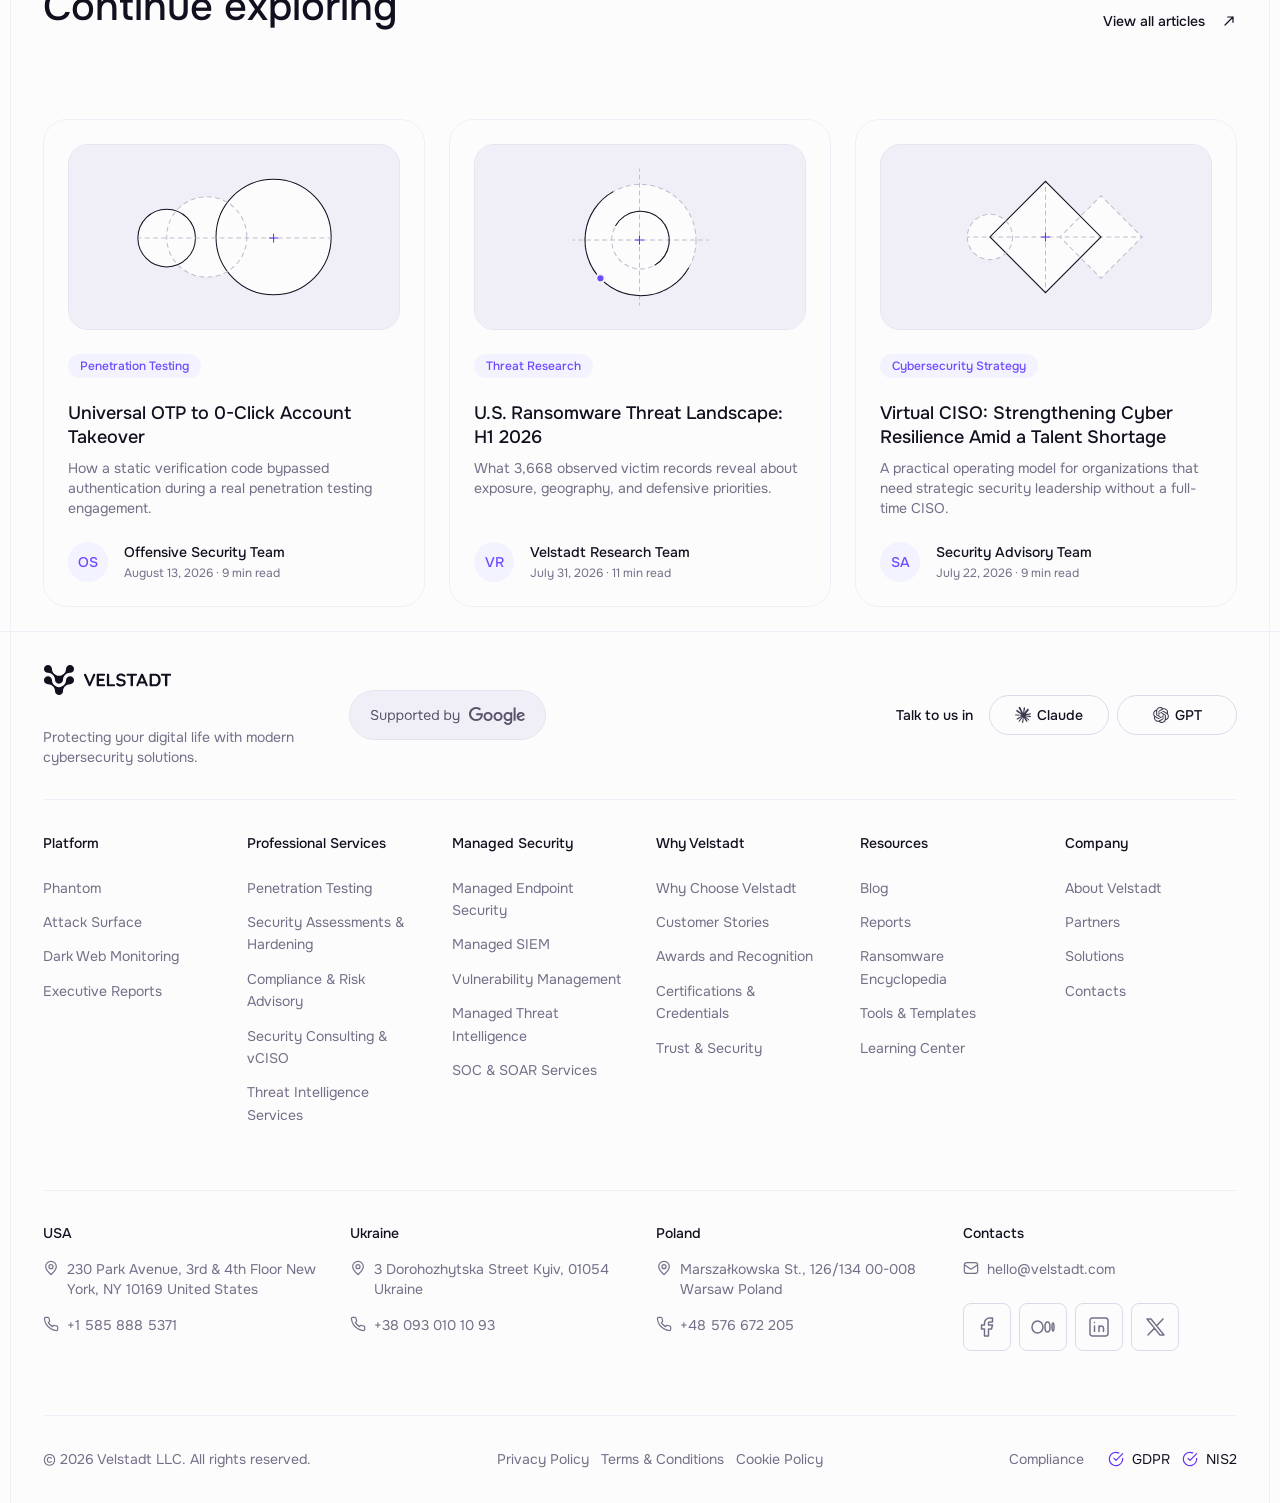
<file: markup/post.html>
<!DOCTYPE html>
<html lang="en">
<head>
    <meta charset="UTF-8">
    <meta name="viewport" content="width=device-width, initial-scale=1.0">
    <title>Document</title>

    <link rel="stylesheet" href="libs/swiper/swiper.min.css">
    <link rel="stylesheet" href="css/styles.css">
</head>
<body>

    <header class="header">
        <div class="container header__container">
            <div class="header__menu">
                <a href="#" class="header__logo">
                    <img src="images/logo.svg" alt="logo">
                </a>
                <div class="header__nav-wrap">
                    <div class="header__nav-top"></div>
                    <nav class="header__nav">
                        <ul>
                            <li><a href="#" class="header__nav-link">Platform</a></li>
                            <li class="dropdown">
                                <a href="#" class="header__nav-link">
                                    <span>Services</span>
                                    <button class="dropdown__btn"></button>
                                </a>
                                <div class="dropdown__list-wrap">
                                    <div class="dropdown__list">
                                        <div class="award__card">
                                            <img src="images/award-badge.svg" alt="" class="award__card-img">
                                            <span class="award__card-name">Clutch</span>
                                            <span class="award__card-number">#7</span>
                                            <div class="award__card-footer">
                                                <div class="award__card-info">
            
                                                    <span class="award__card-title">Top Managed SIEM Services Company</span>
                                                    <span class="award__card-details">New York · 2025 · Top 1.2%</span>
                                                </div>
                                                <a href="#" class="link--arrow award__card-link">View ranking</a>
                                            </div>
                                        </div>
        
                                        <div class="dropdown__nav">

                                            <div class="dropdown__nav-item">
                                                <span class="dropdown__nav-title">Professional Services</span>
                                                <ul>
                                                    <li>
                                                        <a href="#" class="dropdown__link link--arrow arrow--center">
                                                            <span class="dropdown__link-title">Penetration Testing</span>
                                                        </a>
                                                    </li>
                                                    <li>
                                                        <a href="#" class="dropdown__link link--arrow arrow--center">
                                                            <span class="dropdown__link-title">Security Assessments & Hardening</span>
                                                        </a>
                                                    </li>
                                                    <li>
                                                        <a href="#" class="dropdown__link link--arrow arrow--center">
                                                            <span class="dropdown__link-title">Compliance & Risk Advisory</span>
                                                        </a>
                                                    </li>
                                                    <li>
                                                        <a href="#" class="dropdown__link link--arrow arrow--center">
                                                            <span class="dropdown__link-title">Security Consulting & vCISO</span>
                                                        </a>
                                                    </li>
                                                    <li>
                                                        <a href="#" class="dropdown__link link--arrow arrow--center">
                                                            <span class="dropdown__link-title">Threat Intelligence Services</span>
                                                        </a>
                                                    </li>
                                                    <li>
                                                        <a href="#" class="dropdown__link link--arrow arrow--center">
                                                            <span class="dropdown__link-title">Incident Response & Readiness</span>
                                                        </a>
                                                    </li>
                                                    <li>
                                                        <a href="#" class="dropdown__link link--arrow arrow--center">
                                                            <span class="dropdown__link-title">AI Security Assessments</span>
                                                        </a>
                                                    </li>
                                                </ul>
                                            </div>
                                            
                                            <div class="dropdown__nav-item">
                                                <span class="dropdown__nav-title">Managed Security Services</span>
                                                <ul>
                                                    <li>
                                                        <a href="#" class="dropdown__link link--arrow arrow--center">
                                                            <span class="dropdown__link-title">Managed Endpoint Security</span>
                                                        </a>
                                                    </li>
                                                    <li>
                                                        <a href="#" class="dropdown__link link--arrow arrow--center">
                                                            <span class="dropdown__link-title">Managed SIEM</span>
                                                        </a>
                                                    </li>
                                                    <li>
                                                        <a href="#" class="dropdown__link link--arrow arrow--center">
                                                            <span class="dropdown__link-title">Managed Vulnerability Management</span>
                                                        </a>
                                                    </li>
                                                    <li>
                                                        <a href="#" class="dropdown__link link--arrow arrow--center">
                                                            <span class="dropdown__link-title">Managed Threat Intelligence</span>
                                                        </a>
                                                    </li>
                                                    <li>
                                                        <a href="#" class="dropdown__link link--arrow arrow--center">
                                                            <span class="dropdown__link-title">External Attack Surface Monitoring</span>
                                                        </a>
                                                    </li>
                                                    <li>
                                                        <a href="#" class="dropdown__link link--arrow arrow--center">
                                                            <span class="dropdown__link-title">Security Automation & SOAR Services</span>
                                                        </a>
                                                    </li>
                                                    <li>
                                                        <a href="#" class="dropdown__link link--arrow arrow--center">
                                                            <span class="dropdown__link-title">SOC as a Service / Co-managed SOC</span>
                                                        </a>
                                                    </li>
                                                </ul>
                                            </div>
                                        </div>
                                    </div>
                                </div>
                            </li>
                            <li class="dropdown">
                                <a href="#" class="header__nav-link">
                                    <span>Solutions</span>
                                    <button class="dropdown__btn"></button>
                                </a>
                                <div class="dropdown__list-wrap">
                                    <div class="dropdown__list">

                                        <div class="dropdown__tabs">
                                            <div class="dropdown__tabs-list">
                                                <span class="dropdown__tabs-title">Solutions</span>
                                                <ul>
                                                    <li><button class="dropdown__link active">
                                                        <span class="dropdown__link-title">For Industries</span></button>
                                                    </li>
                                                    <li><button class="dropdown__link">
                                                        <span class="dropdown__link-title">For Roles</span></button>
                                                    </li>
                                                </ul>
                                            </div>

                                            <div class="award__card">
                                                <img src="images/awards/g2-high-performer-2026-badge.svg" alt="g2">
                                                <div class="award__card-description">
                                                    <span class="award__card-title">High Performer</span>
                                                    <span class="award__card-subtitle">G2 · 2026</span>
                                                </div>
                                            </div>
                                        </div>

                                        <div class="dropdown__nav active">
                                            <div class="dropdown__nav-item">
                                                <span class="dropdown__nav-title">Explore Velstadt</span>
                                                <ul>
                                                    <li>
                                                        <a href="#" class="dropdown__link link--arrow arrow--center">
                                                            <span class="dropdown__link-title">SaaS & Technology</span>
                                                            <span class="dropdown__link-description">Protect products, cloud infrastructure, and customer data.</span>
                                                        </a>
                                                    </li>
                                                    <li>
                                                        <a href="#" class="dropdown__link link--arrow arrow--center">
                                                            <span class="dropdown__link-title">Retail & E-commerce</span>
                                                            <span class="dropdown__link-description">Secure payments, identities, and customer journeys.</span>
                                                        </a>
                                                    </li>
                                                    <li>
                                                        <a href="#" class="dropdown__link link--arrow arrow--center">
                                                            <span class="dropdown__link-title">Financial Services & Fintech</span>
                                                            <span class="dropdown__link-description">Address fraud, regulation, and third-party risk.</span>
                                                        </a>
                                                    </li>
                                                    <li>
                                                        <a href="#" class="dropdown__link link--arrow arrow--center">
                                                            <span class="dropdown__link-title">Government & Public Sector</span>
                                                            <span class="dropdown__link-description">Strengthen public services, controls, and resilience.</span>
                                                        </a>
                                                    </li>
                                                    <li>
                                                        <a href="#" class="dropdown__link link--arrow arrow--center">
                                                            <span class="dropdown__link-title">Healthcare</span>
                                                            <span class="dropdown__link-description">Secure patient data, clinical systems, and suppliers.</span>
                                                        </a>
                                                    </li>
                                                    <li>
                                                        <a href="#" class="dropdown__link link--arrow arrow--center">
                                                            <span class="dropdown__link-title">Defense & Military Technology</span>
                                                            <span class="dropdown__link-description">Protect sensitive technology and mission-critical environments.</span>
                                                        </a>
                                                    </li>
                                                    <li>
                                                        <a href="#" class="dropdown__link link--arrow arrow--center">
                                                            <span class="dropdown__link-title">Transportation and Logistics</span>
                                                            <span class="dropdown__link-description">Protect distributed operations and digital supply chains.</span>
                                                        </a>
                                                    </li>
                                                </ul>
                                            </div>
                                        </div>
        
                                        <div class="dropdown__nav">
                                            <div class="dropdown__nav-item">
                                                <span class="dropdown__nav-title">Explore Velstadt</span>
                                                <ul>
                                                    <li>
                                                        <a href="#" class="dropdown__link link--arrow arrow--center">
                                                            <span class="dropdown__link-title">For CISOs & Security Leaders</span>
                                                            <span class="dropdown__link-description">Prioritize risk and build an executable security roadmap.</span>
                                                        </a>
                                                    </li>
                                                    <li>
                                                        <a href="#" class="dropdown__link link--arrow arrow--center">
                                                            <span class="dropdown__link-title">For CEOs & Business Owners</span>
                                                            <span class="dropdown__link-description">Understand material risk and investment priorities.</span>
                                                        </a>
                                                    </li>
                                                    <li>
                                                        <a href="#" class="dropdown__link link--arrow arrow--center">
                                                            <span class="dropdown__link-title">For CTOs & Engineering Leaders</span>
                                                            <span class="dropdown__link-description">Embed security without slowing product and cloud delivery.</span>
                                                        </a>
                                                    </li>
                                                    <li>
                                                        <a href="#" class="dropdown__link link--arrow arrow--center">
                                                            <span class="dropdown__link-title">For Compliance & Risk Teams</span>
                                                            <span class="dropdown__link-description">Connect requirements with controls and technical evidence.</span>
                                                        </a>
                                                    </li>
                                                    <li>
                                                        <a href="#" class="dropdown__link link--arrow arrow--center">
                                                            <span class="dropdown__link-title">For SOC & Threat Intelligence Teams</span>
                                                            <span class="dropdown__link-description">Turn external signals into investigations and response priorities.</span>
                                                        </a>
                                                    </li>
                                                </ul>
                                            </div>
                                        </div>
    
                                    </div>
                                </div>
                            </li>
                            <li class="dropdown">
                                <a href="#" class="header__nav-link">
                                    <span>Why Velstadt</span>
                                    <button class="dropdown__btn"></button>
                                </a>
                                <div class="dropdown__list-wrap">
                                    <div class="dropdown__list">
                                        <a href="#" class="customer__card">
                                            <p class="customer__card-quote">“Velstadt helps us understand external risks earlier and respond faster.”</p>
                                            <div class="customer__card-info">
                                                <span class="customer__card-issue">11,000+</span>
                                                <span class="customer__card-service">Sources monitored 24/7</span>
                                            </div>
                                            <div class="customer__card-footer">
                                                <span class="link--arrow">
                                                    <img src="images/partners/Nova-post.svg" alt="" class="customer__card-logo">
                                                </span>
                                            </div>
                                        </a>
        
                                        <div class="dropdown__nav">
                                            <div class="dropdown__nav-item">
                                                <span class="dropdown__nav-title">Why Velstadt</span>
                                                <ul>
                                                    <li>
                                                        <a href="#" class="dropdown__link link--arrow arrow--center">
                                                            <span class="dropdown__link-title">Why Choose Velstadt</span>
                                                            <span class="dropdown__link-description">See what makes our security expertise, technology, and delivery approach different.</span>
                                                        </a>
                                                    </li>
                                                    <li>
                                                        <a href="#" class="dropdown__link link--arrow arrow--center">
                                                            <span class="dropdown__link-title">Customer Stories</span>
                                                            <span class="dropdown__link-description">Explore how organizations solve real security challenges with Velstadt.</span>
                                                        </a>
                                                    </li>
                                                    <li>
                                                        <a href="#" class="dropdown__link link--arrow arrow--center">
                                                            <span class="dropdown__link-title">Compare</span>
                                                            <span class="dropdown__link-description">Compare Velstadt with other cybersecurity solutions and delivery models.</span>
                                                        </a>
                                                    </li>
                                                </ul>
                                            </div>
                                            <div class="dropdown__nav-item">
                                                <span class="dropdown__nav-title">Proof & Trust</span>
                                                <ul>
                                                    <li>
                                                        <a href="#" class="dropdown__link link--arrow arrow--center">
                                                            <span class="dropdown__link-title">Industry Expertise</span>
                                                            <span class="dropdown__link-description">Explore our experience across regulated and security-critical industries.</span>
                                                        </a>
                                                    </li>
                                                    <li>
                                                        <a href="#" class="dropdown__link link--arrow arrow--center">
                                                            <span class="dropdown__link-title">Awards & Recognition</span>
                                                            <span class="dropdown__link-description">View independent awards and rankings recognizing our expertise.</span>
                                                        </a>
                                                    </li>
                                                    <li>
                                                        <a href="#" class="dropdown__link link--arrow arrow--center">
                                                            <span class="dropdown__link-title">Certifications & Credentials</span>
                                                            <span class="dropdown__link-description">Review the professional and company credentials behind our work.</span>
                                                        </a>
                                                    </li>
                                                    <li>
                                                        <a href="#" class="dropdown__link link--arrow arrow--center">
                                                            <span class="dropdown__link-title">Trust & Security</span>
                                                            <span class="dropdown__link-description">Learn how Velstadt protects data, manages risk, and supports compliance.</span>
                                                        </a>
                                                    </li>
                                                </ul>
                                            </div>
                                        </div>
                                    </div>
                                </div>
                            </li>
                            <li class="dropdown">
                                <a href="#" class="header__nav-link">
                                    <span>Resources</span>
                                    <button class="dropdown__btn"></button>
                                </a>
                                <div class="dropdown__list-wrap">
                                    <div class="dropdown__list">
                                        <div class="award__card">
                                            <img src="images/awards/clutch-top-dark-web-2025-badge.svg" alt="" class="award__card-img">
                                            <span class="award__card-name">Clutch</span>
                                            <span class="award__card-number">#2</span>
                                            <div class="award__card-footer">
                                                <div class="award__card-info">
            
                                                    <span class="award__card-title">Dark Web Monitoring</span>
                                                    <span class="award__card-details">New York · 2025 · Top 1.3%</span>
                                                </div>
                                                <a href="#" class="link--arrow award__card-link">View ranking</a>
                                            </div>
                                        </div>
        
                                        <div class="dropdown__nav">
                                            <div class="dropdown__nav-item">
                                                <span class="dropdown__nav-title">Resources</span>
                                                <ul>
                                                    <li>
                                                        <a href="#" class="dropdown__link link--arrow arrow--center">
                                                            <span class="dropdown__link-title">Blog</span>
                                                            <span class="dropdown__link-description">Insights and perspectives from Velstadt experts</span>
                                                        </a>
                                                    </li>
                                                    <li>
                                                        <a href="#" class="dropdown__link link--arrow arrow--center">
                                                            <span class="dropdown__link-title">Ransomware Encyclopedia</span>
                                                            <span class="dropdown__link-description">Profiles of ransomware groups, tactics, and business impact.</span>
                                                        </a>
                                                    </li>
                                                    <li>
                                                        <a href="#" class="dropdown__link link--arrow arrow--center">
                                                            <span class="dropdown__link-title">Tools & Templates</span>
                                                            <span class="dropdown__link-description">Practical resources for security planning and operations.</span>
                                                        </a>
                                                    </li>
                                                    <li>
                                                        <a href="#" class="dropdown__link link--arrow arrow--center">
                                                            <span class="dropdown__link-title">Reports</span>
                                                            <span class="dropdown__link-description">Research and guidance for security decisions</span>
                                                        </a>
                                                    </li>
                                                    <li>
                                                        <a href="#" class="dropdown__link link--arrow arrow--center">
                                                            <span class="dropdown__link-title">Case Studies</span>
                                                            <span class="dropdown__link-description">Real-world examples of security challenges and outcomes.</span>
                                                        </a>
                                                    </li>
                                                    <li>
                                                        <a href="#" class="dropdown__link link--arrow arrow--center">
                                                            <span class="dropdown__link-title">Cybersecurity Learning Center</span>
                                                            <span class="dropdown__link-description">Clear explanations of essential cybersecurity topics.</span>
                                                        </a>
                                                    </li>
                                                </ul>
                                            </div>
                                        </div>
                                    </div>
                                </div>
                            </li>
                            <li><a href="#" class="header__nav-link">Partners</a></li>
                        </ul>
                    </nav>
                    <div class="header__nav-footer">
                        <a href="#" class="header__link header__link-mobile icon icon--alert">Active incident?</a>
                        <div class="header__buttons header__buttons--mobile">
                            <a href="#" class="btn">Sing in</a>
                            <a href="#" class="btn btn--primary">Request a demo</a>
                        </div>
                    </div>
                </div>
                <a href="#" class="header__link header__link-desktop icon icon--alert">Active incident?</a>
                <div class="header__buttons header__buttons--desktop">
                    <a href="#" class="btn">Sing in</a>
                    <a href="#" class="btn btn--primary">Request a demo</a>
                </div>
                <button class="header__mobile-btn">
                    <span></span>
                    <span></span>
                    <span></span>
                </button>
            </div>
        </div>
    </header>

    <div class="page post" id="top">
        <div class="header__duplicate header__duplicate--dark">
            <div class="container header__duplicate-container section__lines"></div>
        </div>
        <div class="breadcrumbs">
            <div class="container breadcrumbs__container section__lines">
                <ul>
                    <li><a href="#">Home</a></li>
                    <li><a href="#">Blog</a></li>
                    <li><span>Every element a Velstadt article may need</span></li>
                </ul>
            </div>
        </div>

        <div class="section__header">
            <div class="container section__header-container section__lines">
                <div class="section__header-left">
                    <h2 class="h3 section__subtitle">Blog component library</h2>
                    <h1 class="h2 section__title">Every element a Velstadt article may need</h1>
                    <p>A sequential reference for editorial, research, and technical content. Each example is isolated so it can be converted into a reusable component.</p>
                    <div class="post__details">
                        <div class="post__details-item post__author">
                            <img src="images/post-author.png" alt="" class="post__author-img">
                            <div class="post__details-col">
                                <h3 class="h3 post__author-name post__details-title"><a href="#">Daniel Mercer <span class="icon" style="mask-image: url('images/icons/li.svg');"></span></a></h3>
                                <span class="post__author-position post__details-description">Head of Cybersecurity, Velstast</span>
                            </div>
                        </div>
                        <div class="post__details-item post__details-col post__date">
                            <span class="post__date-title post__details-title">July 31, 2026</span>
                            <span class="post__date-status post__details-description">Published · Updated September 12, 2026</span>
                        </div>
                        <div class="post__details-item post__details-col post__ttr">
                            <span class="post__ttr-title post__details-title">11 min read</span>
                            <span class="post__details-description">Read time</span>
                        </div>
                    </div>
                </div>
                <div class="section__header-right">
                    <img src="images/post-preview.svg" alt="" class="post__img">
                </div>
            </div>
        </div>

        <div class="record">
            <div class="container section__header-record section__lines">
    
            </div>
        </div>
        
        <div class="container post__container section__lines">
            <div class="post__content">

                <div class="post__block keys">
                    <div class="post__block-header">
                        <span class="post__block-subtitle">TL;DR</span>
                        <h3 class="h3 post__block-title">Key Takeaways</h3>
                    </div>
                    <div class="keys__grid">
                        <div class="keys__card">
                            <span class="keys__card-icon">
                                <img src="images/icons/vulnerability.svg" alt="">
                            </span>
                            <div class="keys__card-col">
                                <h4 class="h4 keys__card-title">Vulnerability</h4>
                                <p>The production backend accepted one universal static OTP for every customer account.</p>
                            </div>
                        </div>
                        <div class="keys__card">
                            <span class="keys__card-icon">
                                <img src="images/icons/mail.svg" alt="">
                            </span>
                            <div class="keys__card-col">
                                <h4 class="h4 keys__card-title">Attack requirement</h4>
                                <p>An attacker needed only a registered user’s email address to trigger the authentication bypass successfully.</p>
                            </div>
                        </div>
                        <div class="keys__card">
                            <span class="keys__card-icon">
                                <img src="images/icons/userx.svg" alt="">
                            </span>
                            <div class="keys__card-col">
                                <h4 class="h4 keys__card-title">Victim interaction</h4>
                                <p>The attack required no mailbox access, password, active session, legitimate OTP, or interaction from the victim.</p>
                            </div>
                        </div>
                        <div class="keys__card">
                            <span class="keys__card-icon">
                                <img src="images/icons/key.svg" alt="">
                            </span>
                            <div class="keys__card-col">
                                <h4 class="h4 keys__card-title">Result</h4>
                                <p>The authentication bypass issued valid access and refresh tokens directly to the unauthenticated attacker.</p>
                            </div>
                        </div>
                        <div class="keys__card">
                            <span class="keys__card-icon">
                                <img src="images/icons/shield.svg" alt="">
                            </span>
                            <div class="keys__card-col">
                                <h4 class="h4 keys__card-title">Impact</h4>
                                <p>The attacker gained full account control with every permission assigned to the compromised registered user.</p>
                            </div>
                        </div>
                        <div class="keys__card">
                            <span class="keys__card-icon danger">
                                <img src="images/icons/atention.svg" alt="">
                            </span>
                            <div class="keys__card-col">
                                <h4 class="h4 keys__card-title">Risk level · Critical</h4>
                                <p>Any registered customer account could be taken over without authentication by using the universal static OTP.</p>
                            </div>
                        </div>
                    </div>
                </div>

                <div class="post__block details">
                    <div class="details__header">
                        <h3 class="h3 details__header-label">Technical details</h3>
                    </div>
                    <div class="details__item">
                        <div class="details-item-header">
                            <h4 class="h4 details__item-label">Primary security classification</h4>
                        </div>
                        <div class="details__item-content">
                            <a href="#">OWASP Top 10:2025 – A07: Authentication FailuresCWE-287: Improper Authentication</a>
                        </div>
                    </div>
                    <div class="details__item">
                        <div class="details-item-header">
                            <h4 class="h4 details__item-label">Contributing weakness</h4>
                        </div>
                        <div class="details__item-content">
                            <p>A hardcoded or otherwise static authentication value in production may also be relevant to <a href="#">CWE-798: Use of Hard-coded Credentials</a>, depending on the underlying implementation.</p>
                        </div>
                    </div>
                    <div class="details__item">
                        <div class="details-item-header">
                            <h4 class="h4 details__item-label">Possible root cause</h4>
                        </div>
                        <div class="details__item-content">
                            <p>Development or testing logic, environment configuration, or another implementation issue may have caused the static verification value to remain available in the production authentication flow.</p>
                        </div>
                    </div>
                </div>

                <div class="post__block points">
                    <div class="points__grid">
                        <div class="points__card">
                            <span class="points__card-icon">
                                <img src="images/icons/lightning.svg" alt="">
                            </span>
                            <h3 class="h3 points__card-title">Identity controls reviewed</h3>
                            <p>Privileged and dormant accounts are included.</p>
                        </div>
                        <div class="points__card">
                            <span class="points__card-icon">
                                <img src="images/icons/lightning.svg" alt="">
                            </span>
                            <h3 class="h3 points__card-title">Recovery paths tested</h3>
                            <p>Backups and dependencies have named owners.</p>
                        </div>
                        <div class="points__card">
                            <span class="points__card-icon">
                                <img src="images/icons/lightning.svg" alt="">
                            </span>
                            <h3 class="h3 points__card-title">External exposure monitored</h3>
                            <p>Credentials, domains, and public-facing assets are covered.</p>
                        </div>
                    </div>
                </div>

                <div class="post__block action__rows">
                    <div class="action__rows-item">
                        <div class="action__rows-header">
                            <span class="action__rows-number"></span>
                            <h3 class="h3 action__rows-title">Validate the intelligence requirement.</h3>
                        </div>
                        <div class="action__rows-content">
                            <p>Define the decision the intelligence should support, which teams will act on it, and what evidence they need before collecting additional data.</p>
                        </div>
                    </div>
                    <div class="action__rows-item">
                        <div class="action__rows-header">
                            <span class="action__rows-number"></span>
                            <h3 class="h3 action__rows-title">Connect the signal to business context.</h3>
                        </div>
                        <div class="action__rows-content">
                            <p>Map each signal to relevant identities, assets, suppliers, and operational dependencies so isolated observations become clear business risks.</p>
                        </div>
                    </div>
                    <div class="action__rows-item">
                        <div class="action__rows-header">
                            <span class="action__rows-number"></span>
                            <h3 class="h3 action__rows-title">Measure the action taken.</h3>
                        </div>
                        <div class="action__rows-content">
                            <p>Track the time from detection to validation, ownership, containment, and risk reduction, then use the outcome to improve future response decisions.</p>
                        </div>
                    </div>
                </div>
            
                <div class="post__block quote">
                    <p>“Cyber threat intelligence can improve prioritization by connecting external victimology, adversary activity, infrastructure, vulnerabilities, malware, TTPs, sectors, and geography with an organization’s internal telemetry and risk profile.”</p>
                    <div class="quote__author">
                        <img src="images/post-author.png" alt="Daniel Mercer" class="quote__author-img">
                        <div class="quote__author-col">
                            <h3 class="h3 quote__author-name">Daniel Mercer</h3>
                            <span class="quote__author-position ">Head of Cybersecurity, Velstast</span>
                        </div>
                    </div>
                </div>

                <div class="post__block note note--info">
                    <span class="note__icon"></span>
                    <div class="note__content">
                        <h3 class="h3 note__title">Analyst note</h3>
                        <p>Observed records reflect available sources and should not be treated as a complete census of incidents.</p>
                    </div>
                </div>
                <div class="post__block note note--alert">
                    <span class="note__icon"></span>
                    <div class="note__content">
                        <h3 class="h3 note__title">Important limitation</h3>
                        <p>A threat actor claim does not automatically constitute an independently verified breach. Validate the available evidence and affected assets before drawing conclusions.</p>
                    </div>
                </div>
                <div class="post__block note note--success">
                    <span class="note__icon"></span>
                    <div class="note__content">
                        <h3 class="h3 note__title">Key takeaway</h3>
                        <p>Prioritize intelligence that changes ownership, clarifies urgency, or leads to a concrete response action across security and business teams.</p>
                    </div>
                </div>

                <div class="post__block details">
                    <div class="details__header">
                        <h3 class="h3 details__header-label">Key terminology</h3>
                    </div>
                    <div class="details__item">
                        <div class="details-item-header">
                            <h4 class="h4 details__item-label">Victim record</h4>
                        </div>
                        <div class="details__item-content">
                            <p>A normalized record connected to a public claim, disclosure, or observed extortion activity.</p>
                        </div>
                    </div>
                    <div class="details__item">
                        <div class="details-item-header">
                            <h4 class="h4 details__item-label">Indicator</h4>
                        </div>
                        <div class="details__item-content">
                            <p>A technical artifact that may support detection, blocking, enrichment, or investigation.</p>
                        </div>
                    </div>
                    <div class="details__item">
                        <div class="details-item-header">
                            <h4 class="h4 details__item-label">TTP</h4>
                        </div>
                        <div class="details__item-content">
                            <p>An adversary tactic, technique, or procedure describing how activity is performed.</p>
                        </div>
                    </div>
                </div>

                <div class="post__block metrics metrics--grid">
                    <div class="metrics__items">
                        <div class="metrics__item">
                            <span class="metrics__item-number">20</span>
                            <span class="metrics__item-title">Global victim records</span>
                        </div>
                        <div class="metrics__item">
                            <span class="metrics__item-number">107</span>
                            <span class="metrics__item-title">Countries represented</span>
                        </div>
                        <div class="metrics__item">
                            <span class="metrics__item-number">1,515</span>
                            <span class="metrics__item-title">Global victim records</span>
                        </div>
                        <div class="metrics__item">
                            <span class="metrics__item-number">41.3%</span>
                            <span class="metrics__item-title">U.S. share of records</span>
                        </div>
                    </div>
                </div>

                <div class="post__block metrics metrics--row">
                    <div class="metrics__items">
                        <div class="metrics__item">
                            <span class="metrics__item-number">26.5%</span>
                            <span class="metrics__item-title">fewer observed U.S. disclosures year over year</span>
                        </div>
                        <div class="metrics__item">
                            <span class="metrics__item-number">64.3%</span>
                            <span class="metrics__item-title">of U.S. records linked to the ten most active groupsd</span>
                        </div>
                        <div class="metrics__item">
                            <span class="metrics__item-number">77.0%</span>
                            <span class="metrics__item-title">of U.S. records represented by the ten leading sectors</span>
                        </div>
                    </div>
                </div>

                <div class="post__block"><div class="post__block-header"><span class="post__block-subtitle">05 &middot; Tabular data</span><h2 class="h3 post__block-title">Tables and comparison blocks</h2></div></div>

                <figure id="standard-data-table" class="post__block post__table" style="--table-columns: 2;">
                    <figcaption id="standard-data-table-caption" class="post__table-caption">Standard data table</figcaption>    <div class="post__table-scroll" role="region" tabindex="0" aria-labelledby="standard-data-table-caption">
                        <table class="post__table-grid" aria-labelledby="standard-data-table-caption">
                            <colgroup>
                                                    <col style="width: 50%;">
                                                    <col style="width: 50%;">
                                            </colgroup>
                            <thead><tr>
                                                    <th scope="col" class="post__table-cell is-align-left"><span class="post__table-heading">Metric</span></th>
                                                    <th scope="col" class="post__table-cell is-align-left"><span class="post__table-heading">Phantom TIP result</span></th>
                                            </tr></thead>
                            <tbody>
                                                    <tr>
                                                                                                    <td class="post__table-cell is-align-left">Reporting period</td>
                                                                                                                                <td class="post__table-cell is-align-left">3,668</td>
                                                                                        </tr>
                                                    <tr>
                                                                                                    <td class="post__table-cell is-align-left">Global victim records</td>
                                                                                                                                <td class="post__table-cell is-align-left">107</td>
                                                                                        </tr>
                                                    <tr>
                                                                                                    <td class="post__table-cell is-align-left">Countries represented</td>
                                                                                                                                <td class="post__table-cell is-align-left">1,515</td>
                                                                                        </tr>
                                                    <tr>
                                                                                                    <td class="post__table-cell is-align-left">U.S. victim records</td>
                                                                                                                                <td class="post__table-cell is-align-left">41.3%</td>
                                                                                        </tr>
                                                    <tr>
                                                                                                    <td class="post__table-cell is-align-left">U.S. share of all records</td>
                                                                                                                                <td class="post__table-cell is-align-left">2,062</td>
                                                                                        </tr>
                                            </tbody>
                        </table>
                    </div>
                </figure>


                <figure id="monthly-data-table" class="post__block post__table" style="--table-columns: 4;">
                        <div class="post__table-scroll" role="region" tabindex="0" aria-label="Data table">
                        <table class="post__table-grid">
                            <colgroup>
                                                    <col style="width: 25%;">
                                                    <col style="width: 25%;">
                                                    <col style="width: 25%;">
                                                    <col style="width: 25%;">
                                            </colgroup>
                            <thead><tr>
                                                    <th scope="col" class="post__table-cell is-align-left"><span class="post__table-heading">Month</span></th>
                                                    <th scope="col" class="post__table-cell is-align-left"><span class="post__table-heading">All countries</span></th>
                                                    <th scope="col" class="post__table-cell is-align-left"><span class="post__table-heading">United States</span></th>
                                                    <th scope="col" class="post__table-cell is-align-left"><span class="post__table-heading">U.S. share</span></th>
                                            </tr></thead>
                            <tbody>
                                                    <tr>
                                                                                                    <td class="post__table-cell is-align-left">January</td>
                                                                                                                                <td class="post__table-cell is-align-left">689</td>
                                                                                                                                <td class="post__table-cell is-align-left">322</td>
                                                                                                                                <td class="post__table-cell is-align-left">46.7%</td>
                                                                                        </tr>
                                                    <tr>
                                                                                                    <td class="post__table-cell is-align-left">February</td>
                                                                                                                                <td class="post__table-cell is-align-left">40</td>
                                                                                                                                <td class="post__table-cell is-align-left">348</td>
                                                                                                                                <td class="post__table-cell is-align-left">47.0%</td>
                                                                                        </tr>
                                                    <tr>
                                                                                                    <td class="post__table-cell is-align-left">March</td>
                                                                                                                                <td class="post__table-cell is-align-left">308</td>
                                                                                                                                <td class="post__table-cell is-align-left">138</td>
                                                                                                                                <td class="post__table-cell is-align-left">44.8%</td>
                                                                                        </tr>
                                                    <tr>
                                                                                                    <td class="post__table-cell is-align-left">April</td>
                                                                                                                                <td class="post__table-cell is-align-left">645</td>
                                                                                                                                <td class="post__table-cell is-align-left">240</td>
                                                                                                                                <td class="post__table-cell is-align-left">37.2%</td>
                                                                                        </tr>
                                                    <tr>
                                                                                                    <td class="post__table-cell is-align-left">May</td>
                                                                                                                                <td class="post__table-cell is-align-left">629</td>
                                                                                                                                <td class="post__table-cell is-align-left">273</td>
                                                                                                                                <td class="post__table-cell is-align-left">43.4%</td>
                                                                                        </tr>
                                                    <tr>
                                                                                                    <td class="post__table-cell is-align-left">June</td>
                                                                                                                                <td class="post__table-cell is-align-left">657</td>
                                                                                                                                <td class="post__table-cell is-align-left">194</td>
                                                                                                                                <td class="post__table-cell is-align-left">29.5%</td>
                                                                                        </tr>
                                            </tbody>
                        </table>
                    </div>
                </figure>


                <figure id="comparison-matrix" class="post__block post__table post__table--comparison" style="--table-columns: 3;">
                    <figcaption id="comparison-matrix-caption" class="post__table-caption">Comparison matrix</figcaption>    <div class="post__table-scroll" role="region" tabindex="0" aria-labelledby="comparison-matrix-caption">
                        <table class="post__table-grid" aria-labelledby="comparison-matrix-caption">
                            <colgroup>
                                                    <col style="width: 18%;">
                                                    <col style="width: 40%;">
                                                    <col style="width: 42%;">
                                            </colgroup>
                            <thead><tr>
                                                    <th scope="col" class="post__table-cell is-align-left"><span class="post__table-heading">Criteria</span></th>
                                                    <th scope="col" class="post__table-cell is-align-left"><span class="post__table-heading">Traditional monitoring</span></th>
                                                    <th scope="col" class="post__table-cell is-align-left is-highlighted"><span class="post__table-heading">Intelligence-led monitoring<span class="post__table-badge">Recommended</span></span></th>
                                            </tr></thead>
                            <tbody>
                                                    <tr>
                                                                                                    <th scope="row" class="post__table-cell is-align-left">Context</th>
                                                                                                                                <td class="post__table-cell is-align-left">Internal events only</td>
                                                                                                                                <td class="post__table-cell is-align-left is-highlighted">Internal and external signals</td>
                                                                                        </tr>
                                                    <tr>
                                                                                                    <th scope="row" class="post__table-cell is-align-left">Prioritization</th>
                                                                                                                                <td class="post__table-cell is-align-left">Severity based</td>
                                                                                                                                <td class="post__table-cell is-align-left is-highlighted">Risk and relevance based</td>
                                                                                        </tr>
                                                    <tr>
                                                                                                    <th scope="row" class="post__table-cell is-align-left">Outcome</th>
                                                                                                                                <td class="post__table-cell is-align-left">Alert review</td>
                                                                                                                                <td class="post__table-cell is-align-left is-highlighted">Decision and response</td>
                                                                                        </tr>
                                            </tbody>
                        </table>
                    </div>
                </figure>


                <div id="image-with-caption" class="post__block post__media">
            <figure class="post__media-item">
            <img width="640" height="405" src="images/illustration.png" class="post__media-image" alt="Abstract pastel 3D forms used as a threat research illustration." decoding="async" loading="lazy" />                            <figcaption class="post__media-caption">Figure 1. Abstract threat research visual used as a supporting editorial image.</figcaption>
                    </figure>
    </div>
                
                
                <div id="two-image-gallery" class="post__block post__media post__media--gallery">
            <figure class="post__media-item">
            <img width="419" height="260" src="images/illustration-01.png" class="post__media-image" alt="Close-up of a humanoid robot&#039;s open hand." decoding="async" loading="lazy" />                            <figcaption class="post__media-caption">Research cover crop</figcaption>
                    </figure>
            <figure class="post__media-item">
            <img width="419" height="260" src="images/illustration-02.png" class="post__media-image" alt="Researcher working on a laptop beside industrial robotic equipment." decoding="async" loading="lazy" />                            <figcaption class="post__media-caption">Supporting research visual</figcaption>
                    </figure>
    </div>

                <p>A request may reference an endpoint such as <code>POST/api/v1/auth/verify</code> directly in body copy.</p>

<div id="request-code-example" class="post__block post__code">
	<div class="post__code-header">
		<span id="request-code-example-heading" class="post__code-title">JSON · Request example</span>
		<div class="post__code-actions">
			<span class="post__code-feedback" data-code-status role="status" aria-live="polite"></span>
			<button type="button" class="post__code-copy" data-copy-code data-copy-label="Copy code" data-copy-success="Copied!" data-copy-error="Copy failed. Select and copy the code manually." aria-label="Copy code" title="Copy code" aria-controls="request-code-example-content"><span class="post__code-copy-icon" aria-hidden="true"></span></button>
		</div>
	</div>
	<pre id="request-code-example-content" class="post__code-content" tabindex="0" aria-labelledby="request-code-example-heading"><code class="language-json">{
  &quot;email&quot;: &quot;user@example.com&quot;,
  &quot;verificationCode&quot;: &quot;1250&quot;
}</code></pre>
</div>


                <div class="post__block faq faq__block">
                    <div class="faq__right">
                        <div class="services__accardion">
                            <div class="services__accardion-list">

                                <div class="services__accardion-item active">
                                    <div class="services__accardion-header">
                                        <h3 class="h3 services__accardion-title">What does a ransomware victim record represent?</h3>
                                    </div>
                                    <div class="services__accardion-content-wrapper">
                                        <div class="services__accardion-content">
                                            <p>A victim record may reflect encryption, data theft, extortion, a threat actor claim, or activity involving a subsidiary or business unit.</p>
                                        </div>
                                    </div>
                                </div>

                                <div class="services__accardion-item">
                                    <div class="services__accardion-header">
                                        <h3 class="h3 services__accardion-title">Does an observed decline mean overall activity decreased?</h3>
                                    </div>
                                    <div class="services__accardion-content-wrapper">
                                        <div class="services__accardion-content">
                                            <p>Internal teams can overlook assumptions, inherited configurations, and attack techniques outside their daily view.</p>
                                            <ul>
                                                <li>Security strategy</li>
                                                <li>Virtual CISO</li>
                                                <li>Threat modeling</li>
                                            </ul>
                                        </div>
                                    </div>
                                </div>

                                <div class="services__accardion-item">
                                    <div class="services__accardion-header">
                                        <h3 class="h3 services__accardion-title">How can threat intelligence reduce ransomware risk?</h3>
                                    </div>
                                    <div class="services__accardion-content-wrapper">
                                        <div class="services__accardion-content">
                                            <p>Long findings lists make it difficult to decide which fixes reduce material business risk first.</p>
                                            <ul>
                                                <li>Security strategy</li>
                                                <li>Virtual CISO</li>
                                                <li>Threat modeling</li>
                                            </ul>
                                        </div>                        
                                    </div>
                                </div>
            
                            </div>
                        </div>
                    </div>
                </div>

                <div class="post__block sources">
                    <a href="#" class="sources__item link link--arrow arrow--center">
                        <span class="sources__item-number"></span>
                        <h3 class="h3 sources__item-title">CISA · StopRansomware Guide</h3>
                    </a>
                    <a href="#" class="sources__item link link--arrow arrow--center">
                        <span class="sources__item-number"></span>
                        <h3 class="h3 sources__item-title">MITRE ATT&CK · T1486 Data Encrypted for Impact</h3>
                    </a>
                    <a href="#" class="sources__item link link--arrow arrow--center">
                        <span class="sources__item-number"></span>
                        <h3 class="h3 sources__item-title">NIST · Ransomware Risk Management</h3>
                    </a>
                </div>

                <a href="#" class="post__block related link--arrow arrow--center">
                    <span class="related__icon"></span>
                    <div class="related__content">
                        <span class="related__subtitle">Related reading</span>
                        <h3 class="h3 related__title">U.S. Ransomware Threat Landscape: H1 2026</h3>
                    </div>
                </a>

                <div class="post__block download">
                    <span class="download__icon"></span>
                    <div class="download__content">
                        <h3 class="h3 download__title">Ransomware Response Readiness Checklist</h3>
                        <span class="download__subtitle">1.2 MB · PDF</span>
                    </div>
                    <a href="#" class="btn btn--primary btn--icon"><span class="icon" style="background-image: url('images/icons/download.svg');"></span> Download</a>
                </div>
                
                
                <h2>1. Information collected</h2>
                <p>This website uses Cloudflare Web Analytics to understand aggregate website usage and performance. It does not use advertising pixels or non-essential cookies.</p>
                <p>If you send a message through the contact form, Specia1ne collects the information you provide:</p>
                <ul>
                    <li>Name</li>
                    <li>Email address</li>
                    <li>Project / context</li>
                    <li>Message content</li>
                </ul>
                <ol>
                    <li>Name</li>
                    <li>Email address</li>
                    <li>Project / context</li>
                    <li>Message content</li>
                </ol>
                <p>When you submit the contact form, the website also processes technical information including your IP address, source page, browser locale, timezone and submission time. This information is used for message delivery, spam prevention, rate limiting, security and roubleshooting.</p>
                <p>Hosting and security providers may also process basic technical information such as IP address, browser and device information, requested pages, referring source and time of access.</p>
                <p>This is used for website delivery, privacy-friendly analytics, security, troubleshooting and basic operation.</p>
                <h2>2. How information is used</h2>
                <p>Information is used to:</p>
                <ul>
                    <li>Respond to your message</li>
                    <li>Understand project context</li>
                    <li>Understand aggregate website usage and performance</li>
                    <li>Maintain and protect the website</li>
                    <li>Prevent spam, abuse or technical issues</li>
                    <li>Comply with legal obligations when required</li>
                </ul>
                <p>Comply with legal obligations when required.</p>
                <h2>3. Contact form</h2>
                <p>The contact form is handled through a server-side contact form system.</p>
                <p>Messages are processed server-side and delivered by email so Specia1ne can respond to your inquiry or continue a relevant project conversation.</p>
                <p>The contact form may use Cloudflare Turnstile to prevent spam and abuse. This may process basic technical signals required for verification.</p>
                <p>Please do not send sensitive personal information through the form.</p>
                <h2>4. Cookies and analytics</h2>
                <p>This website uses Cloudflare Web Analytics to understand aggregate website usage and performance.</p>
                <p>The service reports visits, page views, referring sources, approximate country, device type, browser, operating system, page-load performance and Core Web Vitals.</p>
                <p>Cloudflare states that Web Analytics does not use cookies or localStorage, does not fingerprint individual visitors, and does not collect or use visitors’ personal data for analytics.</p>
                <p>The website does not use advertising pixels or non-essential analytics cookies. If additional analytics, cookies or similar technologies are introduced, this Privacy Policy will be updated and consent will be requested where required.</p>
                <h2>5. Project inquiries</h2>
                <p>Sending a message through the contact form does not create a client relationship.</p>
                <p>Any project work, scope, timeline, fees, rights and responsibilities will be agreed separately in writing.</p>

                <div class="author">
                    <div class="author__header">
                        <img src="images/post-author.png" alt="" class="author__img">
                        <div class="author__header-col">
                            <h3 class="h3 author__name">Daniel Mercer</h3>
                            <span class="author__position">Head of Cybersecurity, Velstast</span>
                            <ul class="author__socials">
                                <li><a href="#" target="_blank">
                                    <img src="images/icons/li.svg" alt="">
                                </a></li>
                                <li><a href="#" target="_blank">
                                    <img src="images/icons/instagram.svg" alt="">
                                </a></li>
                            </ul>
                        </div>
                    </div>
                    <div class="author__content">
                        <p>Jack works with security teams and executive leaders to connect external threat intelligence with practical risk decisions. His focus includes ransomware exposure, intelligence operations, and response readiness.</p>
                    </div>
                </div>

                <div class="share">
                    <div class="share__col">
                        <span class="share__subtitle">Share this article</span>
                        <h3 class="h3 share__title">Useful to your team?</h3>
                    </div>
                    <ul class="share__socials">
                        <li><a href="#"><img src="images/icons/share-link.svg" alt=""></a></li>
                        <li><a href="#"><img src="images/icons/share-email.svg" alt=""></a></li>
                        <li><a href="#"><img src="images/icons/share-li.svg" alt=""></a></li>
                        <li><a href="#"><img src="images/icons/share-x.svg" alt=""></a></li>
                    </ul>
                </div>

                <div class="share">
                    <div class="share__col">
                        <span class="share__subtitle">Ransomware readiness</span>
                        <h3 class="h3 share__title">Find the gaps before an incident tests them</h3>
                        <p>Validate critical access paths, response ownership, and recovery dependencies with Velstadt specialists.</p>
                    </div>
                    <a href="#" class="btn btn--transparent">Review your readiness</a>
                </div>     

                <div class="share bg--light">
                    <div class="share__col">
                        <span class="share__subtitle">Exposure review</span>
                        <h3 class="h3 share__title">Could your authentication flow be bypassed the same way?</h3>
                        <p>Connect external ransomware signals to your identities, assets, suppliers, and business-critical services.</p>
                    </div>
                    <a href="#" class="btn btn--primary">Talk to an Expert</a>
                </div>      

            </div>
            <div class="post__sidebar">
                <div class="post__sidebar-container">

                    <div class="post__sidebar-item">
                        <div class="post__progress">
                            <div class="post__progress-header">
                                <span class="post__progress-title">On this page</span>
                                <a href="#top" class="post__progress-top"></a>
                            </div>
                            <div class="post__progress-line">
                                <span class="post__progress-line-current" style="width: 30%;"></span>
                            </div>
                        </div>
    
                        <div class="toc">
                            <ul>
                                <li><a href="#" class="active">Information collected</a></li>
                                <li><a href="#">How information is used</a></li>
                                <li><a href="#">Contact form</a></li>
                                <li><a href="#">Cookies and analytics</a></li>
                                <li><a href="#">Sharing information</a></li>
                                <li><a href="#">Data retention</a></li>
                                <li><a href="#">Your rights</a></li>
                                <li><a href="#">Security</a></li>
                            </ul>
                        </div>
                    </div>

                    <div class="post__categories">
                        <h3 class="h3 post__sidebar-title">Categories</h3>
                        <ul>
                            <li><span>Ransomware</span></li>
                            <li><span>Threat Intelligence</span></li>
                            <li><span>Threat Landscape</span></li>
                        </ul>
                    </div>

                    <div class="post__share">
                        <h3 class="h3 post__sidebar-title">Share article</h3>
                        <ul class="share__socials">
                            <li><a href="#"><img src="images/icons/share-link.svg" alt=""></a></li>
                            <li><a href="#"><img src="images/icons/facebook.svg" alt=""></a></li>
                            <li><a href="#"><img src="images/icons/share-x.svg" alt=""></a></li>
                            <li><a href="#"><img src="images/icons/share-li.svg" alt=""></a></li>
                        </ul>
                    </div>

                    <div class="google__badge">
                        <a href="#" target="_blank"><img src="images/google-source-badge.svg" alt=""></a>
                    </div>

                    <div class="post__sidebar-form">
                        <form class="custom__form subs__form">
                            <div class="custom__form-header">
                                <span class="custom__form-subtitle">Velstadt Brief</span>
                                <h3 class="h3 custom__form-title">Stay informed</h3>
                                <p>Monthly threat research and security insights.</p>
                            </div>
                            <div class="custom__form-row subs__form-row">
                                <div class="subs__form-item custom__form-item">
                                    <input type="text" id="email" name="email" placeholder="Email">
                                    <label for="email">Email <span aria-hidden="true">*</span></label>
                                </div>
                            </div>
                            <div class="custom__form-row">
                                <button type="submit" class="btn btn--lg btn--primary">Subscribe </button>
                            </div>
                            <div class="custom__form-row acceptance subs__form-row">
                                <p>By clicking “Subscribe,” I confirm that I have read and accepted the <a href="#" target="_blank">Terms & Conditions</a> and <a href="#" target="_blank">Privacy Policy</a>.</p>
                            </div>
                        </form>
                    </div>

                </div>
            </div>

        </div>
    </div>

    <section class="section subs">
        <div class="container subs__container section__lines">
            <div class="subs__text">
                <h2 class="h2 subs__title">Velstadt Brief</h2>
                <h3 class="h3 subs__subtitle">Stay informed</h3>
                <p>Monthly threat research and security insights.</p>
            </div>
            <form class="custom__form subs__form">
                <div class="custom__form-row subs__form-row">
                    <div class="subs__form-item custom__form-item">
                        <input type="text" id="email" name="email" placeholder="Email">
                        <label for="email">Email <span aria-hidden="true">*</span></label>
                    </div>
                    <button type="submit" class="btn btn--lg btn--primary">Subscribe </button>
                </div>
                <div class="custom__form-row acceptance subs__form-row">
                    <label class="custom__checkbox">
                        <input type="checkbox" class="checkbox">
                        <span class="checkmark"></span>
                    </label>
                    <p>I have read and accepted the Terms & Conditions and Privacy Policy</p>
                </div>
            </form>
        </div>
    </section>

    <section class="section resources related__posts">
        <div class="section__header">
            <div class="container section__header-container section__lines">
                <div class="section__header-left">
                    <h2 class="h3 section__subtitle">Related posts</h2>
                    <h1 class="h2 section__title">Continue exploring</h1>
                </div>
                <div class="section__header-right">
                    <a href="#" class="link link--arrow">View all articles</a>
                </div>
            </div>
        </div>
        <div class="container section__lines swiper related__swiper">
            <div class="swiper-wrapper">
                <div class="blog__grid-card swiper-slide">
                    <a href="#" class="blog__grid-card-img">
                        <img src="images/post-card1.svg" alt="">
                    </a>
                    <span class="blog__grid-card-category">Penetration Testing</span>
                    <div class="blog__grid-card-content">
                        <h3 class="h3 blog__grid-card-title"><a href="#">Universal OTP to 0-Click Account Takeover</a></h3>
                        <p>How a static verification code bypassed authentication during a real penetration testing engagement.</p>
                    </div>
                    <div class="blog__grid-card-details">
                        <span class="blog__grid-card-details-icon">OS</span>
                        <div class="blog__grid-card-details-col">
                            <span class="blog__grid-card-details-name">Offensive Security Team</span>
                            <span class="blog__grid-card-details-date">August 13, 2026 · 9 min read</span>
                        </div>
                    </div>
                </div>

                <div class="blog__grid-card swiper-slide">
                    <a href="#" class="blog__grid-card-img">
                        <img src="images/post-card3.svg" alt="">
                    </a>
                    <span class="blog__grid-card-category">Threat Research</span>
                    <div class="blog__grid-card-content">
                        <h3 class="h3 blog__grid-card-title"><a href="#">U.S. Ransomware Threat Landscape: H1 2026</a></h3>
                        <p>What 3,668 observed victim records reveal about exposure, geography, and defensive priorities.</p>
                    </div>
                    <div class="blog__grid-card-details">
                        <span class="blog__grid-card-details-icon">VR</span>
                        <div class="blog__grid-card-details-col">
                            <span class="blog__grid-card-details-name">Velstadt Research Team</span>
                            <span class="blog__grid-card-details-date">July 31, 2026 · 11 min read</span>
                        </div>
                    </div>
                </div>

                <div class="blog__grid-card swiper-slide">
                    <a href="#" class="blog__grid-card-img">
                        <img src="images/post-card2.svg" alt="">
                    </a>
                    <span class="blog__grid-card-category">Cybersecurity Strategy</span>
                    <div class="blog__grid-card-content">
                        <h3 class="h3 blog__grid-card-title"><a href="#">Virtual CISO: Strengthening Cyber Resilience Amid a Talent Shortage</a></h3>
                        <p>A practical operating model for organizations that need strategic security leadership without a full-time CISO.</p>
                    </div>
                    <div class="blog__grid-card-details">
                        <span class="blog__grid-card-details-icon">SA</span>
                        <div class="blog__grid-card-details-col">
                            <span class="blog__grid-card-details-name">Security Advisory Team</span>
                            <span class="blog__grid-card-details-date">July 22, 2026 · 9 min read</span>
                        </div>
                    </div>
                </div>
            </div>
        </div>
    </section>

    <footer class="footer">
        <div class="container footer__container section__lines">
            <div class="footer__top">
                <div class="footer__top-left">
                    <div class="footer__top-col">
                        <a href="#" class="footer__logo">
                            <img src="images/logo.svg" alt="">
                        </a>
                        <p>Protecting your digital life with modern cybersecurity solutions.</p>
                    </div>
                    <img src="images/badge-google.svg" alt="supported by Google" class="footer__top-badge">
                </div>
                <div class="footer__top-right">
                    <span class="footer__top-text">Talk to us in</span>
                    <div class="footer__top-buttons">
                        <a href="#" class="btn btn--icon"><span class="icon" style="background-image: url('images/icons/claude.svg');"></span>Claude</a>
                        <a href="#" class="btn btn--icon"><span class="icon" style="background-image: url('images/icons/gpt.svg');"></span>GPT</a>
                    </div>
                </div>
            </div>

            <div class="footer__mid">
                <div class="footer__mid-item">
                    <a href="#" class="footer__link">Platform</a>
                    <ul>
                        <li><a href="#">Phantom</a></li>
                        <li><a href="#">Attack Surface</a></li>
                        <li><a href="#">Dark Web Monitoring</a></li>
                        <li><a href="#">Executive Reports</a></li>
                    </ul>
                </div>
                <div class="footer__mid-item">
                    <a href="#" class="footer__link">Professional Services</a>
                    <ul>
                        <li><a href="#">Penetration Testing</a></li>
                        <li><a href="#">Security Assessments & Hardening</a></li>
                        <li><a href="#">Compliance & Risk Advisory</a></li>
                        <li><a href="#">Security Consulting & vCISO</a></li>
                        <li><a href="#">Threat Intelligence Services</a></li>
                    </ul>
                </div>
                <div class="footer__mid-item">
                    <a href="#" class="footer__link">Managed Security</a>
                    <ul>
                        <li><a href="#">Managed Endpoint Security</a></li>
                        <li><a href="#">Managed SIEM</a></li>
                        <li><a href="#">Vulnerability Management</a></li>
                        <li><a href="#">Managed Threat Intelligence</a></li>
                        <li><a href="#">SOC & SOAR Services</a></li>
                    </ul>
                </div>
                <div class="footer__mid-item">
                    <a href="#" class="footer__link">Why Velstadt</a>
                    <ul>
                        <li><a href="#">Why Choose Velstadt</a></li>
                        <li><a href="#">Customer Stories</a></li>
                        <li><a href="#">Awards and Recognition</a></li>
                        <li><a href="#">Certifications & Credentials</a></li>
                        <li><a href="#">Trust & Security</a></li>
                    </ul>
                </div>
                <div class="footer__mid-item">
                    <a href="#" class="footer__link">Resources</a>
                    <ul>
                        <li><a href="#">Blog</a></li>
                        <li><a href="#">Reports</a></li>
                        <li><a href="#">Ransomware Encyclopedia</a></li>
                        <li><a href="#">Tools & Templates</a></li>
                        <li><a href="#">Learning Center</a></li>
                    </ul>
                </div>
                <div class="footer__mid-item">
                    <a href="#" class="footer__link">Company</a>
                    <ul>
                        <li><a href="#">About Velstadt</a></li>
                        <li><a href="#">Partners</a></li>
                        <li><a href="#">Solutions</a></li>
                        <li><a href="#">Contacts</a></li>
                    </ul>
                </div>
            </div>

            <div class="footer__bot">
                <div class="footer__bot-item">
                    <h3 class="h3 footer__bot-title">USA</h3>
                    <ul>
                        <li><a href="#" class="footer__bot-link icon icon--pin">230 Park Avenue, 3rd & 4th Floor New York, NY 10169 United States</a></li>
                        <li><a href="tel:+15858885371" class="footer__bot-link icon icon--phone">+1 585 888 5371</a></li>
                    </ul>         
                </div>
                <div class="footer__bot-item">
                    <h3 class="h3 footer__bot-title">Ukraine</h3>
                    <ul>
                        <li><a href="#" class="footer__bot-link icon icon--pin">3 Dorohozhytska Street Kyiv, 01054 Ukraine</a></li>
                        <li><a href="tel:+15858885371" class="footer__bot-link icon icon--phone">+38 093 010 10 93</a></li>
                    </ul>         
                </div>
                <div class="footer__bot-item">
                    <h3 class="h3 footer__bot-title">Poland</h3>
                    <ul>
                        <li><a href="#" class="footer__bot-link icon icon--pin">Marszałkowska St., 126/134 00-008 Warsaw Poland</a></li>
                        <li><a href="tel:+15858885371" class="footer__bot-link icon icon--phone">+48 576 672 205</a></li>
                    </ul>         
                </div>
                <div class="footer__bot-item">
                    <h3 class="h3 footer__bot-title">Contacts</h3>
                    <ul>
                        <li><a href="mailto:hello@velstadt.com" class="footer__bot-link icon icon--email">hello@velstadt.com</a></li>
                    </ul>
                    <div class="footer__socials">
                        <ul>
                            <li>
                                <a href="#" class="social__link">
                                    <span style="mask-image: url(images/icons/facebook.svg);"></span>
                                </a>
                            </li>
                            <li>
                                <a href="#" class="social__link">
                                    <span style="mask-image: url(images/icons/medium.svg);"></span>
                                </a>
                            </li>
                            <li>
                                <a href="#" class="social__link">
                                    <span style="mask-image: url(images/icons/linkedin.svg);"></span>
                                </a>
                            </li>
                            <li>
                                <a href="#" class="social__link">
                                    <span style="mask-image: url(images/icons/twitter.svg);"></span>
                                </a>
                            </li>
                        </ul>
                    </div>        
                </div>
            </div>

            <div class="footer__copyright">
                <span class="copyright">© 2026 Velstadt LLC. All rights reserved.</span>
                <nav class="copyright__nav">
                    <ul>
                        <li><a href="#">Privacy Policy</a></li>
                        <li><a href="#">Terms & Conditions</a></li>
                        <li><a href="#">Cookie Policy</a></li>
                    </ul>
                </nav>
                <div class="compliance">
                    <span>Compliance</span>
                    <ul>
                        <li>GDPR</li>
                        <li>NIS2</li>
                    </ul>
                </div>
            </div>
        </div>
    </footer> 

    <script src="libs/swiper/swiper.min.js"></script>
    <script src="js/scripts.js"></script>
</body>
</html>
</file>
<file: markup/css/styles.css>
:root {
	--primary-50: #f3f2ff;
	--primary-100: #eae8ff;
	--primary-200: #d7d4ff;
	--primary-300: #b9b1ff;
	--primary-400: #9685ff;
	--primary-500: #6d4aff;
	--primary-600: #6330f7;
	--primary-700: #551ee3;
	--primary-800: #4618bf;
	--primary-900: #3b169c;
	--primary-950: #220b6a;

	--gray-50: #f8f7fc;
	--gray-100: #f0eff8;
	--gray-150: #e7e4f0;
	--gray-200: #ddd9ea;
	--gray-300: #c1bbce;
	--gray-400: #9b93ad;
	--gray-500: #756e88;
	--gray-600: #595269;
	--gray-700: #3e384f;
	--gray-800: #28243b;
	--gray-900: #11101f;
	--gray-950: #080812;

	--white: #fff;
	--back: #fdfcfc;
	--background: #fdfcfc;
	--surface: #f5f3f1;
	--border: #edebe9;
	--border-icon: #dedcda;

	--blue-50: #e7f7f9;
	--blue-100: #d4f1f6;
	--blue-200: #b2f1ff;
	--blue-300: #66e1ff;
	--blue-400: #2dc5ee;
	--blue-500: #0aa4d0;
	--blue-600: #248ebc;
	--blue-700: #2a7aa0;
	--blue-800: #266381;
	--blue-900: #1f4f6a;
	--blue-950: #092e43;

	--red-50: #fff1f1;
	--red-100: #ffe0df;
	--red-200: #ffc6c5;
	--red-300: #ff9f9d;
	--red-400: #ff6764;
	--red-500: #ff3d39;
	--red-600: #ed1915;
	--red-700: #c8110d;
	--red-800: #a5120f;
	--red-900: #881614;
	--red-950: #4b0504;

	--green-50: #f3faf8;
	--green-100: #e4f5f1;
	--green-200: #ade2d3;
	--green-300: #7cccb8;
	--green-400: #66baa8;
	--green-500: #379582;
	--green-600: #2a7769;
	--green-700: #256056;
	--green-800: #214e47;
	--green-900: #20413c;
	--green-950: #0d2623;

	--orange-50: #fff7ed;
	--orange-100: #ffedd5;
	--orange-200: #fed7aa;
	--orange-300: #fdba74;
	--orange-400: #fb923c;
	--orange-500: #f97316;
	--orange-600: #ea580c;
	--orange-700: #c2410c;
	--orange-800: #9a3412;
	--orange-900: #7c2d12;
	--orange-950: #431407;

    --font-family: "Onest", sans-serif;
    --second-family: "Inter", sans-serif;
    --third-family: "IBM Plex Mono", sans-serif;

    --padding: 32px;

    @media(width <= 1200px) {
        --padding: 24px;
    }

    @media(width <= 768px) {
        --padding: 16px;
    }

    @media(width <= 576px) {
        --padding: 12px;
    }
}

@font-face {
    font-family: "Onest";
    src: url('../fonts/Onest/Onest-Regular.woff2');
    font-style: normal;
    font-weight: 400;
    font-display: swap;
}
@font-face {
    font-family: "Onest";
    src: url('../fonts/Onest/Onest-Medium.woff2');
    font-style: normal;
    font-weight: 500;
    font-display: swap;
}
@font-face {
    font-family: "Onest";
    src: url('../fonts/Onest/Onest-SemiBold.woff2');
    font-style: normal;
    font-weight: 600;
    font-display: swap;
}

@font-face {
    font-family: "Inter";
    src: url('../fonts/Inter/Inter-Regular.woff2');
    font-style: normal;
    font-weight: 400;
    font-display: swap;
}
@font-face {
    font-family: "Inter";
    src: url('../fonts/Inter/Inter-Medium.woff2');
    font-style: normal;
    font-weight: 500;
    font-display: swap;
}
@font-face {
    font-family: "Inter";
    src: url('../fonts/Inter/Inter-SemiBold.woff2');
    font-style: normal;
    font-weight: 600;
    font-display: swap;
}

@font-face {
    font-family: "IBM Plex Mono";
    src: url('../fonts/IBM_Plex_Mono/IBMPlexMono-Regular.woff2');
    font-style: normal;
    font-weight: 400;
    font-display: swap;
}

@keyframes slideUpDown {
    from {
        top: 44px;
    }

    to {
        top: calc(100% - 44px);
    }
}

*,
*::before,
*::after {
    box-sizing: border-box;
    margin: 0;
    padding: 0;
}

body, html {
    margin: 0;
    padding: 0;
    font-family: var(--font-family), sans-serif;
    font-size: 16px;
    line-height: 1.4;
    scroll-behavior: smooth;
}

body {
    min-height: 100dvh;
    background-color: var(--back);
}

.screen-reader-text {
    position: absolute !important;
    width: 1px;
    height: 1px;
    margin: -1px;
    padding: 0;
    overflow: hidden;
    border: 0;
    clip: rect(1px, 1px, 1px, 1px);
    clip-path: inset(50%);
    word-wrap: normal !important;
}

.screen-reader-text:focus {
    z-index: 100000;
    top: 5px;
    left: 5px;
    width: auto;
    height: auto;
    margin: 0;
    padding: 15px 23px 14px;
    overflow: visible;
    clip: auto !important;
    clip-path: none;
}

.container {
    display: block;
    width: calc(100% - 20px);
    max-width: 1280px;
    margin: 0 auto;
    padding-inline: var(--padding);

    @media(width <= 576px) {
        width: calc(100% - 12px);
    }
}

.no-scroll {
    overflow-y: hidden;
}

.section:has(+ .footer),
main:has(+ .footer) > .section:last-child {
    border-bottom: none;
}

.btn {
    display: inline-flex;
    align-items: center;
    justify-content: center;
    flex-shrink: 0;
    border: 1px solid var(--gray-200);
    border-radius: 99px;
    padding: 10px 20px;
    height: 40px;
    font-family: var(--font-family);
    font-weight: 500;
    font-size: 14px;
    line-height: 1.43;
    color: var(--gray-900);
    text-decoration: none;
    overflow: hidden;
    position: relative;
    z-index: 1;
    white-space: nowrap;

    &::after {
        content: '';
        width: 24px;
        aspect-ratio: 1;
        border-radius: 50%;
        position: absolute;
        top: 50%;
        right: 100%;
        transform: translateY(-50%);
        background-color: var(--surface);
        transition: all .3s ease;
        z-index: -1;
    }

    @media(hover: hover) {
        &:hover {
            &::after {
                width: 100%;
                right: 0;
            }
        }
    }

    &.btn--primary {
        background: var(--primary-500);
        color: var(--back);
        border: none;

        &::after {
            background-color: var(--primary-600);
        }
    }

    &.btn--transparent {
        color: var(--back);
        border: 1px solid rgba(255, 255, 255, 0.2);
        background: transparent;

        &::after {
            background-color: rgba(109, 74, 255, .1);
        }
    }

    &.btn--lg {
        height: 48px;
        padding: 13px 20px 11px;
        font-weight: 500;
        font-size: 16px;
        line-height: 1.5;
    }

    &.btn--icon {
        gap: 6px;
        min-width: 120px;

        span {
            display: block;
            width: 16px;
            height: 16px;
            flex-shrink: 0;
            background-repeat: no-repeat;
            background-position: center;
            background-size: contain;
        }
    }
}

.link--arrow {
    display: flex;
    align-items: center;
    justify-content: space-between;
    gap: 16px;
    
    &::after {
        content: '';
        flex-shrink: 0;
        display: block;
        height: 16px;
        width: 16px;
        background-image: url('../images/icons/arrow-narrow-up-right.svg'),  url('../images/icons/arrow-narrow-up-right.svg');
        background-repeat: no-repeat;
        background-position: 0 0, -16px 16px;
        background-size: contain;
        transition: background-position .3s;
    }

    &:hover {
        &::after {
            background-position: 16px -16px, 0 0;
        }
    }

    &.arrow--center {
        position: relative;
        &::after {
            width: 20px;
            height: 20px;
            position: absolute;
            top: 50%;
            right: 24px;
            transform: translateY(-50%);
        }

        &:hover {
            &::after {
                background-position: 20px -20px, 0 0;
            }
        }
    }
}

.section__lines {
    position: relative;
    border-left: 1px solid var(--gray-100);
    border-right: 1px solid var(--gray-100);
        

    &.section__lines-white {
        border-color: rgba(255, 255, 255, .1);
    }
}

.section__header {

    .section__header-container {
        display: flex;
        align-items: flex-end;
        justify-content: space-between;
        gap: 32px;
        padding-block: 64px;
        border-bottom: 1px solid var(--gray-100);

        @media(width <= 1024px) {
            padding-block: 44px;
        }

        @media(width <= 768px) {
            padding-block: 36px;
            gap: 24px;
        }

        @media(width <= 576px) {
            flex-direction: column;
            align-items: flex-start;
            justify-content: flex-end;
            gap: 16px;
        }

        &:has(.section__header-right p) {
            @media(width <= 1024px) {
                flex-direction: column;
                align-items: flex-start;
                justify-content: flex-start;
            }
        }
    }

    .section__header-left {
        max-width: 470px;
    }

    .section__header-right {

        &:has(p) {
            width: 50%;
            display: flex;
            justify-content: flex-end;

            @media(width <= 1024px) {
                width: 100%;
            }
        }

        @media(width <= 576px) {
            width: 100%;
        }

    }

    .section__subtitle {
        font-family: var(--font-family);
        font-weight: 500;
        font-size: 14px;
        line-height: 1.43;
        color: var(--gray-500);
        margin-bottom: 16px;

        @media(width <= 768px) {
            margin-bottom: 12px;
        }
    }

    .section__title {
        font-family: var(--font-family);
        font-weight: 500;
        font-size: 40px;
        line-height: 1.2;
        color: var(--gray-900);
        text-wrap-style: balance;

        @media(width <= 768px) {
            font-size: 32px;
        }
    }

    .link {
        @media(width <= 576px) {
            justify-self: flex-end;
        }
    }

    p {
        font-family: var(--font-family);
        font-weight: 400;
        font-size: 16px;
        line-height: 150%;
        color: var(--gray-500);
    }

    .section__header-description {
        font-family: var(--font-family);
        font-weight: 500;
        font-size: 14px;
        line-height: 1.43;
        color: var(--gray-500);
        white-space: nowrap;
    }

    .rss {
        display: inline-flex;
        align-items: center;
        justify-content: flex-start;
        font-family: var(--font-family);
        font-weight: 500;
        font-size: 14px;
        line-height: 1.43;
        color: var(--primary-500);
        text-decoration: none;

        &::before {
            content: '';
            display: block;
            height: 16px;
            width: 16px;
            flex-shrink: 0;
            background-image: url('../images/icons/rss.svg');
            background-repeat: no-repeat;
            background-position: center;
            background-size: 16px;
        }
    }

}

.section {
    .link {
        white-space: nowrap;
        font-family: var(--font-family);
        font-weight: 500;
        font-size: 14px;
        line-height: 1.43;
        color: var(--gray-900);
        text-decoration: none;
    }
}

@keyframes header-alert-pulse {
    /* Figma uses four 600ms transitions between the alert variants. */
    0%, 100% {
        opacity: 0;
        transform: translateY(1px) scale(.444);
    }

    25% {
        opacity: 1;
        transform: translateY(.75px) scale(.716, .717);
        animation-timing-function: ease-out;
    }

    50% {
        opacity: 1;
        transform: translateY(0) scale(1);
    }

    75% {
        opacity: 0;
        transform: translateY(0) scale(.889);
        animation-timing-function: ease-out;
    }
}

.header {
    position: fixed;
    top: 16px;
    left: 0;
    right: 0;
    z-index: 100;

    @media(width <= 768px) {
        top: 8px;
    }

    .header__menu {
        display: flex;
        align-items: center;
        justify-content: flex-start;
        height: 64px;
        border-radius: 99px;
        padding: 12px 12px 12px 24px;
        box-shadow: 0 16px 56px 0 rgba(18, 16, 30, 0.08);
        background: var(--back);
        position: relative;

        @media(width <= 1200px) {
            padding: 12px 24px;
        }

        @media(width <= 768px) {
            height: 52px;
        }
    }

    .header__logo {
        display: block;
        margin-right: 32px;
        flex-shrink: 0;

        @media(width <= 768px) {
            width: 100px;
        }

        img {
            display: block;
            width: 100%;
        }
    }

    .header__nav-wrap {
        display: block;

        @media(width <= 1200px) {
            display: none;
            position: absolute;
            top: calc(100% + 4px);
            left: 0;
            width: 100%;
            max-height: calc(100dvh - 90px);
            box-shadow: 0 16px 26px 0 rgba(18, 16, 30, 0.06);
            background: var(--back);
            border-radius: 24px;
            padding: 12px 24px;
            z-index: 9;
        }

        @media(width <= 768px) {
            max-height: calc(100dvh - 60px);
        }

        @media(width <= 576px) {
            padding: 8px 12px;
        }

        &.active {
            display: block;
        }
    }

    .header__nav {

        @media(width <= 1200px) {
            overflow-y: auto;
            max-height: 75dvh;
            scrollbar-width: none;
            position: relative;

            &::-webkit-scrollbar {
                display: none;
            }

            &::after {
                content: '';
                display: block;
                width: 100%;
                height: 16px;
                position: absolute;
                top: 0;
                left: 0;
                right: 0;
                background: #FDFCFC;
                background: linear-gradient(0deg, rgba(253, 252, 252, 0) 0%, rgba(253, 252, 252, 1) 100%);
            }
        }

        @media(width <= 768px) {
            max-height: calc(100dvh - 152px);
        }

        @media(width <= 576px) {
            max-height: calc(100dvh - 190px);
        }

        & > ul {
            list-style: none;
            margin: 0;
            padding: 0;
            display: flex;
            align-items: center;
            justify-content: flex-start;

            @media(width <= 1200px) {
                flex-direction: column;
                align-items: stretch;

                & > li:not(:first-child) {
                    border-top: 1px solid var(--gray-100);
                }
            }
        }

        .header__nav-link {
            display: flex;
            align-items: center;
            justify-content: center;
            border-radius: 99px;
            height: 32px;
            padding: 6px 8px;
            font-family: var(--font-family);
            font-weight: 400;
            font-size: 14px;
            line-height: 1.43;
            color: var(--gray-900);
            text-decoration: none;
            white-space: nowrap;
            transition: background-color .3s ease;

            @media(hover: hover) {
                &:hover {
                    background-color: var(--surface);
                }
            }

            @media(width <= 1200px) {
                width: 100%;
                height: auto;
                justify-content: space-between;
                padding: 16px;
                font-size: 18px;
                border-radius: 0;
            }

            @media(width <= 768px) {
                font-size: 16px;
            }

            @media(width <= 576px) {
                font-size: 14px;
                padding: 12px;
            }
        }

        .dropdown {

            &.active {
                .dropdown__list-wrap {
                    opacity: 1;
                    visibility: visible;

                    @media(width <= 1200px) {
                        max-height: 1000px;
                    }
                }
            }

            & > a {
                gap: 2px;

                .dropdown__btn {
                    display: block;
                    flex-shrink: 0;
                    width: 16px;
                    height: 16px;
                    background-image: url('../images/icons/chevron-down.svg');
                    background-repeat: no-repeat;
                    background-position: center;
                    background-size: contain;
                    outline: transparent;
                    background-color: transparent;
                    border: none;
                    pointer-events: none;
                    position: relative;
                    transition: transform .3s ease;
                    
                    @media(width <= 1200px) {
                        transform: rotate(-90deg);
                        width: 20px;
                        height: 20px;
                    }


                    &::before {
                        content: '';
                        display: block;
                        width: 200%;
                        height: 200%;
                        position: absolute;
                        top: 50%;
                        left: 50%;
                        transform: translate(-50%, -50%);
                    }

                    @media(width <= 1200px) {
                        pointer-events: auto;
                    }

                    &.active {
                        transform: rotate(0);
                    }
                }
            }

            @media(hover: hover) {
                &:hover {
                    .dropdown__list-wrap {
                        opacity: 1;
                        visibility: visible;
                    }
                }
            }

            &:has(.dropdown__tabs) {
                .dropdown__list {
                    @media(width <= 1024px) {
                        flex-direction: column;
                    }
                }

                .dropdown__nav {
                    display: none;

                    @media(width <= 1024px) {
                        display: flex;
                    }

                    &.active {
                        display: flex;
                    }
                }
            }

            .dropdown__list-wrap {
                padding-top: 19px;
                position: absolute;
                top: 48px;
                left: 0;
                right: 0;
                opacity: 0;
                visibility: hidden;

                @media(width <= 1200px) {
                    position: static;
                    padding-top: 0;
                    max-height: 0;
                    overflow: hidden;
                    visibility: hidden;
                    transition:
                        max-height .35s ease,
                        opacity .25s ease,
                        visibility .25s linear;
                }
            }

            .dropdown__list {
                box-shadow: 0 16px 56px 0 rgba(18, 16, 30, 0.08);
                background: var(--back);
                border-radius: 24px;
                padding: 16px;
                display: flex;
                align-items: stretch;
                justify-content: flex-start;
                gap: 16px;

                @media(width <= 1200px) {
                    box-shadow: none;
                    background: transparent;
                    border-radius: 0;
                }

                @media(width <= 576px) {
                    padding: 8px 12px;
                }
            }

            .dropdown__nav {
                flex-grow: 1;
                display: flex;
                align-items: stretch;
                justify-content: flex-start;
                gap: 32px;

                @media(width <= 768px) {
                    flex-direction: column;
                    gap: 16px;
                }

                &:has(> :nth-child(2)) {
                    .dropdown__nav-item {

                        ul {
                            grid-template-columns: 1fr;
                        }

                        .dropdown__link {
                            padding: 16px 60px 16px 24px;

                            @media (width <= 768px) {
                                padding: 16px 32px 16px 16px;
                            }

                            @media (width <= 576px) {
                                padding: 8px 32px 8px 8px;
                            }
                        }

                        .link--arrow.arrow--center {
                            &::after {
                                width: 16px;
                                height: 16px;
                            }
                        }
                    }
                }
                
                .dropdown__nav-item {
                    width: 100%;
    
                    &:not(:last-child) {
                        position: relative;
    
                        &::after {
                           content: '';
                           display: block;
                           height: 100%;
                           width: 1px;
                           background-color: var(--gray-100);
                           position: absolute;
                           top: 0;
                           right: -17px;

                           @media(width <= 768px) {
                                content: none;
                            }
                        }
                    }
    
                    .dropdown__nav-title {
                        display: block;
                        padding: 24px 24px 16px;
                        font-family: var(--font-family);
                        font-weight: 500;
                        font-size: 12px;
                        line-height: 1.33;
                        color: var(--gray-500);

                        @media(width <= 768px) {
                            padding: 16px;
                        }

                        @media(width <= 576px) {
                            padding: 8px;
                        }
                    }
    
                    ul {
                        display: flex;
                        flex-direction: column;
                        align-items: stretch;
                        justify-content: flex-start;
                        list-style: none;
                        margin: 0;
                        padding: 0;

                        display: grid;
                        grid-template-columns: repeat(2, 1fr);

                        @media(width <= 768px) {
                            grid-template-columns: 1fr;
                        }
                    }
    
                    .dropdown__link {
                        display: flex;
                        flex-direction: column;
                        align-items: flex-start;
                        justify-content: center;
                        border-radius: 16px;
                        padding: 24px 60px 24px 24px;
                        gap: 4px;
                        text-decoration: none;

                        @media(width <= 768px) {
                            padding: 16px 32px 16px 16px;
                        }

                        @media(width <= 576px) {
                            padding: 8px 32px 8px 8px;
                        }

                        &::after {
                            @media(width <= 768px) {
                                right: 6px;
                            }

                            @media(width <= 576px) {
                                width: 16px;
                                height: 16px;
                            }
                        }
    
                        .dropdown__link-title {
                            font-family: var(--font-family);
                            font-weight: 500;
                            font-size: 14px;
                            line-height: 143%;
                            color: var(--gray-900);
                        }
    
                        .dropdown__link-description {
                            font-family: var(--font-family);
                            font-weight: 400;
                            font-size: 12px;
                            line-height: 133%;
                            color: var(--gray-500);
                        }
    
                        @media(hover: hover) {
                            &:hover {
                                background: var(--gray-50);
                            }
                        }
                    }
                }
            }

            .dropdown__tabs {
                display: flex;
                flex-direction: column;
                align-items: stretch;
                justify-content: space-between;
                width: 320px;
                flex-shrink: 0;

                @media(width <= 1024px) {
                    display: none;
                }

                .dropdown__tabs-title {
                    display: block;
                    padding: 24px 24px 16px;
                    font-family: var(--font-family);
                    font-weight: 500;
                    font-size: 12px;
                    line-height: 1.33;
                    color: var(--gray-500);
                }

                ul {
                    list-style: none;
                }

                .dropdown__link {
                    display: flex;
                    align-items: center;
                    justify-content: space-between;
                    gap: 12px;
                    border-radius: 12px;
                    padding: 16px 24px;
                    gap: 4px;
                    text-decoration: none;
                    border: none;
                    background-color: transparent;
                    cursor: pointer;
                    width: 100%;

                    &.active {
                        background-color: var(--gray-50);
                    }

                    /* @media(hover: hover) {
                        &:hover {
                            background-color: var(--gray-50);
                        }
                    } */

                    &::after {
                        content: '';
                        display: block;
                        width: 16px;
                        height: 16px;
                        flex-shrink: 0;
                        mask-image: url('../images/icons/chevron-down.svg');
                        mask-repeat: no-repeat;
                        mask-position: center;
                        mask-size: contain;
                        transform: rotate(-90deg);
                        background-color: var(--gray-900);
                    }

                    .dropdown__link-title {
                        font-family: var(--font-family);
                        font-weight: 500;
                        font-size: 14px;
                        line-height: 1.43;
                        color: var(--gray-900);
                    }

                    @media(hover: hover) {
                        &:hover {
                            background: var(--gray-50);
                        }
                    }
                }

                .award__card {
                    display: flex;
                    flex-direction: row;
                    align-items: center;
                    justify-content: flex-start;
                    gap: 16px;
                    min-height: initial;
                    margin-top: 16px;
                    border-radius: 16px;

                    .award__card-description {
                        display: flex;
                        flex-direction: column;
                        align-items: flex-start;
                        justify-content: center;
                        gap: 4px;

                        .award__card-title {
                            font-family: var(--font-family);
                            font-weight: 500;
                            font-size: 16px;
                            line-height: 1.5;
                            color: var(--gray-900);
                        }

                        .award__card-subtitle {
                            font-family: var(--font-family);
                            font-weight: 500;
                            font-size: 12px;
                            line-height: 1.33;
                            color: var(--gray-500);
                        }
                    }
                }
            }

            .award__card {
                display: flex;
                flex-shrink: 0;
                flex-direction: column;
                align-items: stretch;
                justify-content: space-between;
                border: 1px solid var(--gray-100);
                border-radius: 24px;
                padding: 24px;
                width: 320px;
                min-height: 320px;
                background: var(--gray-50);
                position: relative;

                @media(width <= 1024px) {
                    display: none;
                }

                .award__card-img {
                    display: block;
                    position: absolute;
                    top: 24px;
                    right: 24px;
                    max-width: 100px;
                }

                .award__card-name {
                    display: inline-block;
                    font-family: var(--font-family);
                    font-weight: 500;
                    font-size: 14px;
                    line-height: 143%;
                    color: var(--gray-500);
                }

                .award__card-number {
                    display: inline-block;
                    font-family: var(--font-family);
                    font-weight: 500;
                    font-size: 40px;
                    line-height: 120%;
                    color: var(--gray-900);
                }

                .award__card-info {
                    display: flex;
                    flex-direction: column;
                    align-items: flex-start;
                    justify-content: flex-start;
                    gap: 8px;
                    padding-bottom: 24px;
                    border-bottom: 1px solid var(--gray-200);
                    margin-bottom: 16px;
                }

                .award__card-title {
                    display: inline-block;
                    font-family: var(--font-family);
                    font-weight: 500;
                    font-size: 18px;
                    line-height: 133%;
                    color: var(--gray-900);
                }

                .award__card-details {
                    display: inline-block;
                    font-family: var(--font-family);
                    font-weight: 400;
                    font-size: 12px;
                    line-height: 133%;
                    color: var(--gray-500);
                }

                .award__card-link {
                    font-family: var(--font-family);
                    font-weight: 500;
                    font-size: 14px;
                    line-height: 1.43;
                    color: var(--gray-900);
                    text-decoration: none;
                }
            }

            .post__card {
                max-width: 300px;
                padding: 8px 8px 8px 24px;
                display: flex;
                flex-direction: column;
                align-items: stretch;
                justify-content: flex-start;
                position: relative;

                @media(width <= 768px) {
                    display: none;
                }

                &::before {
                    content: '';
                    height: 100%;
                    width: 1px;
                    background-color: var(--gray-100);
                    position: absolute;
                    top: 0;
                    left: 0;
                }

                .post__card-preview {
                    position: relative;
                    overflow: hidden;
                    border: 1px solid var(--gray-150);
                    border-radius: 20px;
                    margin-bottom: 24px;

                    img {
                        display: block;
                        width: 100%;
                    }
                }

                .post__card-category {
                    position: absolute;
                    top: 16px;
                    left: 16px;
                    display: flex;
                    align-items: center;
                    justify-content: center;
                    border-radius: 88px;
                    padding: 4px 12px;
                    height: 24px;
                    font-family: var(--font-family);
                    font-weight: 500;
                    font-size: 12px;
                    line-height: 133%;
                    color: var(--gray-500);
                    background: var(--back);
                }

                .post__card-title {
                    font-family: var(--font-family);
                    font-weight: 500;
                    font-size: 18px;
                    line-height: 133%;
                    color: var(--gray-900);
                    margin-bottom: 24px;
                }

                .a-link {
                    font-family: var(--font-family);
                    font-weight: 500;
                    font-size: 14px;
                    line-height: 143%;
                    color: var(--gray-900);
                    text-decoration: none;
                    margin-top: auto;
                }
            }

            .customer__card {
                border: 1px solid var(--gray-100);
                border-radius: 24px;
                padding: 24px;
                background-color: var(--gray-50 );
                display: flex;
                flex-direction: column;
                align-items: flex-start;
                justify-content: space-between;
                gap: 56px;
                width: 320px;
                text-decoration: none;
                z-index: 1;
                overflow: hidden;
                position: relative;
                flex-shrink: 0;

                &::after {
                    content: '';
                    display: block;
                    border-radius: 24px;
                    background-image: url('../images/advantages-card-bg.png');
                    background-repeat: no-repeat;
                    background-position: center;
                    background-size: cover;
                    position: absolute;
                    inset: 0;
                    opacity: 0;
                    transition: opacity .2s ease;
                    z-index: -1;
                }

                @media(hover: hover) {
                    &:hover {
                        &::after {
                            opacity: 1;
                        }

                        .customer__card-quote {
                            color: var(--background);
                        }
                        .customer__card-info {
                            .customer__card-issue {
                                color: var(--background);
                            }
                            .customer__card-service {
                                color: var(--gray-300);
                            }
                        }

                        .customer__card-footer {
                            border-color: rgba(255, 255, 255, 0.1);

                            img {
                                filter: brightness(0) invert(1);
                            }
                        }

                        .link--arrow {
                            &::after {
                                background-position: 16px -16px, 0 0;
                                filter: brightness(0) invert(1);
                            }
                        }
                    }
                }

                @media(width <= 1024px) {
                    display: none;
                }

                .customer__card-quote {
                    font-family: var(--font-family);
                    font-weight: 500;
                    font-size: 20px;
                    line-height: 1.4;
                    color: var(--gray-900);
                    transition: color .2s ease;

                    @media(width <= 576px) {
                    font-size: 18px;  
                    }
                }

                .customer__card-info {
                    display: flex;
                    flex-direction: column;
                    align-items: flex-start;
                    justify-content: flex-start;
                    gap: 8px;
                    
                    .customer__card-issue {
                        display: inline-block;
                        font-family: var(--font-family);
                        font-weight: 500;
                        font-size: 20px;
                        line-height: 1.4;
                        color: var(--gray-900);
                        transition: color .2s ease;

                    }

                    .customer__card-service {
                        display: inline-block;
                        font-family: var(--font-family);
                        font-weight: 400;
                        font-size: 12px;
                        line-height: 1.33;
                        color: var(--gray-500);
                        transition: color .2s ease;
                    }
                }

                .customer__card-footer {
                    width: 100%;
                    border-top: 1px dashed var(--border-icon);
                    padding-top: 32px;
                }

                .link--arrow {
                    &:hover {
                        background-position: inherit;
                    }
                }

            }
        }
    }

    .header__link {
        display: inline-flex;
        align-items: center;
        justify-content: center;
        gap: 8px;
        margin-left: auto;
        font-family: var(--font-family);
        font-weight: 500;
        font-size: 12px;
        line-height: 1;
        color: var(--gray-900);
        text-decoration: none;
        white-space: nowrap;

        &.icon {
            &::before {
                content: '';
                display: block;
                width: 16px;
                height: 16px;
                background-repeat: no-repeat;
                background-position: center;
                background-size: contain;
            }

            &.icon--alert {
                position: relative;
                isolation: isolate;

                &::before {
                    background-image: url('../images/icons/alert.svg');
                }

                @media (prefers-reduced-motion: no-preference) {
                    &::after {
                        content: '';
                        position: absolute;
                        z-index: -1;
                        top: calc(50% - 13px);
                        left: -4.65px;
                        width: 26px;
                        height: 23px;
                        background: url('../images/icons/alert-pulse.svg') no-repeat center;
                        pointer-events: none;
                        transform-origin: 12.65px 11.5px;
                        animation: header-alert-pulse 2.4s linear infinite;
                    }
                }
            }
        }

        &.header__link-desktop {
            @media(width <= 768px) {
                display: none;
            }
        }

        &.header__link-mobile {

            @media(width <= 576px) {
                margin-left: initial;
            }

            @media(width > 768px) {
                display: none;
            }
        }
    }

    .header__buttons {
        margin-left: 32px;
        display: flex;
        align-items: center;
        justify-content: flex-end;
        gap: 12px;

        @media(width <= 768px) {
            margin-left: auto;
        }

        @media(width <= 576px) {
            margin-left: initial;
        }

        
        &.header__buttons--desktop {
            @media(width <= 576px) {
                display: none;
            }
        }

        &.header__buttons--mobile {
            @media(width > 576px) {
                display: none;
            }
        }

        
    }

    .header__mobile-btn {
        width: 24px;
        height: 16px;
        display: none;
        flex-shrink: 0;
        flex-direction: column;
        align-items: stretch;
        justify-content: space-between;
        gap: 4px;
        background-color: transparent;
        outline: none;
        border: none;
        cursor: pointer;
        margin-left: 32px;
        position: relative;

        @media(width <= 1200px) {
            display: flex;
        }

        @media(width <= 576px) {
            margin-left: auto;
        }

        &::before {
            content: '';
            display: block;
            width: 150%;
            height: 150%;
            position: absolute;
            top: 50%;
            left: 50%;
            transform: translate(-50%, -50%);
        }

        &.active {
            span {
                &:nth-child(1) {
                    transform: translateY(7px) rotate(45deg);
                }

                &:nth-child(2){
                    display: none;
                }

                &:nth-child(3) {
                    transform: translateY(-7px) rotate(-45deg);
                }

            }
        }

        span {
            display: block;
            width: 100%;
            height: 2px;
            border-radius: 2px;
            background-color: var(--gray-900);
            transition: transform .3s ease;
        }
    }

    .header__nav-top {
        position: relative;

        &::before {
            content: '';
            display: block;
            width: 100%;
            height: 16px;
            position: absolute;
            z-index: 1;
            left: 0;
            right: 0;
            top: 0;
            background: #FDFCFC;
            background: linear-gradient(0deg, rgba(253, 252, 252, 0) 0%, rgba(253, 252, 252, 1) 100%);
        }

        @media(width > 1200px) {
            display: none;
        }
    }

    .header__nav-footer {
        display: flex;
        align-items: center;
        justify-content: space-between;
        flex-wrap: wrap;
        gap: 16px;
        padding-block: 16px;
        position: relative;

        &::before {
            content: '';
            display: block;
            width: 100%;
            height: 16px;
            position: absolute;
            left: 0;
            right: 0;
            bottom: 100%;
            background: #FDFCFC;
            background: linear-gradient(180deg, rgba(253, 252, 252, 0) 0%, rgba(253, 252, 252, 1) 100%);
        }

        @media(width > 1200px) {
            display: none;
        }

        @media(width <= 576px) {
            padding: 12px;
        }
    }
}

.header__duplicate {
    border-bottom: 1px solid rgba(255, 255, 255, .1);
    .header__duplicate-container {
        height: 96px;

        @media(width <= 768px) {
            height: 68px;
        }
    }

    &.header__duplicate--dark {
        border-bottom: 1px solid var(--gray-100);
    }
}

.footer {
    display: block;
    width: 100%;
    border-top: 1px solid var(--gray-100);

    .footer__top {
        display: flex;
        align-items: center;
        justify-content: space-between;
        row-gap: 32px;
        column-gap: 16px;
        padding-block: 32px;
        border-bottom: 1px solid var(--gray-100);
        flex-wrap: wrap;

        @media(width <= 576px) {
            flex-direction: column;
            align-items: flex-start;
            justify-content: flex-start;
            gap: 24px;
        }

        .footer__top-left {
            display: flex;
            align-items: center;
            justify-content: flex-start;
            flex-wrap: wrap;
            gap: 16px;

            .footer__top-col {
                display: flex;
                flex-direction: column;
                align-items: flex-start;
                justify-content: center;
                gap: 24px;
                max-width: 290px;
            }
    
            p {
                font-family: var(--font-family);
                font-weight: 400;
                font-size: 14px;
                line-height: 1.43;
                color: var(--gray-500);
            }
        }

        .footer__top-right {
            display: flex;
            align-items: center;
            justify-content: flex-start;
            flex-wrap: wrap;
            gap: 16px;

            .footer__top-text {
                display: inline-block;
                font-family: var(--font-family);
                font-weight: 500;
                font-size: 14px;
                line-height: 1.43;
                color: var(--gray-900);
            }

            .footer__top-buttons {
                display: flex;
                align-items: center;
                justify-content: flex-start;
                gap: 8px;
            }
        }

    }

    .footer__mid {
        border-bottom: 1px solid var(--gray-100);
        padding-block: 32px 64px;
        display: grid;
        grid-template-columns: repeat(auto-fit, minmax(160px, 1fr));
        gap: 32px;

        .footer__link {
            display: inline-block;
            font-family: var(--font-family);
            font-weight: 500;
            font-size: 14px;
            line-height: 1.43;
            color: var(--gray-900);
            text-decoration: none;
            margin-bottom: 24px;
        }

        ul {
            list-style: none;
            display: flex;
            flex-direction: column;
            align-items: flex-start;
            justify-content: flex-start;
            gap: 12px;

            a {
                font-family: var(--font-family);
                font-weight: 400;
                font-size: 14px;
                line-height: 143%;
                color: var(--gray-500);
                text-decoration: none;
            }
        }

        a {
            transition: color .2s ease;
            @media(hover: hover) {
                &:hover {
                    color: var(--primary-500);
                }
            }
        }
    }

    .footer__bot {
        border-bottom: 1px solid var(--gray-100);
        padding-block: 32px 64px;
        display: grid;
        grid-template-columns: repeat(auto-fit, minmax(200px, 1fr));
        gap: 32px;

        .footer__bot-title {
            font-family: var(--font-family);
            font-weight: 500;
            font-size: 14px;
            line-height: 1.43;
            color: var(--gray-900);
            margin-bottom: 16px;
        }

        .footer__bot-item {

            & > ul {
                display: flex;
                flex-direction: column;
                align-items: flex-start;
                justify-content: flex-start;
                gap: 16px;
                list-style: none;
    
                a {
                    font-family: var(--font-family);
                    font-weight: 400;
                    font-size: 14px;
                    line-height: 1.43;
                    color: var(--gray-500);
                    text-decoration: none;
                    display: flex;
                    align-items: flex-start;
                    justify-content: flex-start;
                    gap: 8px;
                    transition: color .2s ease;

                    @media(hover: hover) {
                        &:hover {
                            color: var(--primary-500);

                            &::before {
                                background-color: var(--primary-500);
                            }
                        }
                    }
                    
                    &::before {
                        content: '';
                        display: block;
                        margin-top: 1px;
                        width: 16px;
                        height: 16px;
                        flex-shrink: 0;
                        background-color: var(--gray-500);
                        mask-repeat: no-repeat;
                        mask-position: center;
                        mask-size: contain;
                    }
                    
                    &.icon--pin {
                        &::before {
                            mask-image: url(../images/icons/pin.svg);
                        }
                    }

                    &.icon--phone {
                        &::before {
                            mask-image: url(../images/icons/phone.svg);
                        }
                    }

                    &.icon--email {
                        &::before {
                            mask-image: url(../images/icons/email.svg);
                        }
                    }
                }
            }
        }

        .footer__socials {
            margin-top: 24px;

            ul {
                list-style: none;
                display: flex;
                align-items: center;
                justify-content: flex-start;
                gap: 8px;
            }

            .social__link {
                display: block;
                border: 1px solid var(--gray-200);
                border-radius: 8px;
                width: 48px;
                height: 48px;
                flex-shrink: 0;
                position: relative;

                @media(width <= 1024px) {
                    width: 44px;
                    height: 44px;
                }

                span {
                    display: block;
                    position: absolute;
                    inset: 10px;

                    background: var(--gray-500);

                    mask-repeat: no-repeat;
                    mask-position: center;
                    mask-size: 24px;

                    transition: background .3s ease;

                @media(width <= 1024px) {
                    mask-size: 22px;
                }
                }

                @media(hover: hover) {
                    &:hover {
                        span {
                            background: var(--primary-500);
                        }
                    }
                }
            }
        }

    }

    .footer__copyright {
        display: flex;
        align-items: center;
        justify-content: space-between;
        gap: 16px;
        padding-block: 32px;
        flex-wrap: wrap;

        @media(width <= 768px) {
            align-items: flex-start;
        }

        .copyright {
            font-family: var(--font-family);
            font-weight: 400;
            font-size: 14px;
            line-height: 1.43;
            color: var(--gray-500);

            @media(width <= 1024px) {
                width: 100%;
                order: 2;   
            }

        }

        .compliance {
            display: flex;
            align-items: center;
            justify-content: flex-start;
            gap: 24px;

            @media(width <= 768px) {
                flex-direction: column;
                align-items: flex-start;
                justify-content: flex-start;
                gap: 16px;
            }

            span {
                font-family: var(--font-family);
                font-weight: 400;
                font-size: 14px;
                line-height: 1.43;
                color: var(--gray-500);
            }

            ul {
                display: flex;
                align-items: center;
                justify-content: flex-start;
                gap: 12px;
                list-style: none;

                @media(width <= 768px) {
                    flex-direction: column;
                    align-items: flex-start;
                    justify-content: flex-start;
                }

                li {
                    display: flex;
                    align-items: center;
                    justify-content: flex-start;
                    gap: 8px;
                    font-family: var(--font-family);
                    font-weight: 400;
                    font-size: 14px;
                    line-height: 1.43;
                    color: var(--gray-900);

                    &::before {
                        content: '';
                        display: block;
                        height: 16px;
                        width: 16px;
                        flex-shrink: 0;
                        background-image: url('../images/icons/check-circle-broken.svg');
                        background-repeat: no-repeat;
                        background-position: center;
                        background-size: contain;
                    }
                }
            }
        }

        .copyright__nav {
            ul {
                display: flex;
                align-items: center;
                justify-content: center;
                gap: 12px;
                list-style: none;

                @media(width <= 768px) {
                    flex-direction: column;
                    align-items: flex-start;
                    justify-content: flex-start;
                }
            }

            a {
                font-family: var(--font-family);
                font-weight: 400;
                font-size: 14px;
                line-height: 1.43;
                color: var(--gray-500);
                text-decoration: none;

                @media(hover: hover) {
                    &:hover {
                        color: var(--primary-500);
                    }
                }
            }
        }
    }
}

.hero {
    background-image: url('../images/hero-bg.svg?v=2');
    background-repeat: no-repeat;
    background-position: center;
    background-size: cover;

    .hero__content {
        display: flex;
        flex-direction: column;
        align-items: center;
        justify-content: flex-start;
        padding-block: 64px;
        gap: 24px;
        max-width: 740px;
        margin: 0 auto;

        @media(width <= 768px) {
            padding-block: 48px;
            gap: 16px;
            max-width: 560px;
        }

        @media(width <= 576px) {
            padding-block: 32px;
            gap: 16px;
            max-width: 100%;
        }
        
        .hero__buttons {
            margin-top: 48px;
            display: flex;
            align-items: center;
            justify-content: center;
            gap: 24px;

            @media(width <= 768px) {
                margin-top: 32px;
                gap: 16px;
            }

            @media(width <= 576px) {
                margin-top: 16px;
                flex-wrap: wrap;
                gap: 8px;
            }

        }
    
        .hero__subtitle {
            font-family: var(--font-family);
            font-weight: 500;
            font-size: 14px;
            line-height: 1.43;
            text-align: center;
            color: rgba(222, 217, 227, 0.6);

            @media(width <= 576px) {
                font-size: 12px;
            }
        }
    
        .hero__title {
            font-family: var(--font-family);
            font-weight: 500;
            font-size: 60px;
            line-height: 1.07;
            text-align: center;
            color: var(--back);

            @media(width <= 768px) {
                font-size: 48px;
            }

            @media(width <= 576px) {
                font-size: 32px;
            }
    
            span {
                display: block;
                background: linear-gradient(90deg, #6d4aff 0%, #8177f6 45%, #6fa8ed 75%, #58c7e8 100%);
                background-clip: text;
                -webkit-background-clip: text;
                -webkit-text-fill-color: transparent;
            }
        }
    
        .hero__description {
            font-family: var(--font-family);
            font-weight: 400;
            font-size: 20px;
            line-height: 1.4;
            text-align: center;
            color: var(--gray-200);

            @media(width <= 768px) {
                font-size: 16px;
            }

            @media(width <= 576px) {
                font-size: 14px;
            }
        }
    }

    .hero__img {
        display: block;
        width: auto;
        max-width: 100%;
    }

}

.partners {
    background-color: #12101e;

    .partners__container {
        padding-inline: 0;
    }

    .partners__header {
        display: flex;
        align-items: center;
        justify-content: space-between;
        gap: 32px;
        padding-block: 24px;
        border-bottom: 1px solid rgba(255, 255, 255, 0.1);
        padding-inline: 32px;

        @media(width <= 1200px) {
            padding-inline: 24px;
        }

        @media(width <= 768px) {
            padding-inline: 16px;
        }

        @media(width <= 576px) {
            padding-inline: 12px;
            padding-block: 16px;
            gap: 24px;
            flex-wrap: wrap;
        }
        
        p {
            font-family: var(--font-family);
            font-weight: 500;
            font-size: 14px;
            line-height: 143%;
            color: var(--gray-500);
        }

        a {
            font-family: var(--font-family);
            font-weight: 500;
            font-size: 14px;
            line-height: 143%;
            color: var(--gray-500);
            text-decoration: none;

            &::after {
                content: '';
                flex-shrink: 0;
                display: block;
                height: 16px;
                width: 16px;
                background-image: none;
                mask-image: url('../images/icons/arrow-narrow-up-right.svg'),  url('../images/icons/arrow-narrow-up-right.svg');
                mask-repeat: no-repeat;
                mask-position: 0 0, -16px 16px;
                mask-size: contain;
                transition: mask-position .3s;
                background-color: var(--gray-500);
            }

            &:hover {
                &::after {
                    mask-position: 16px -16px, 0 0;
                }
            }
        }
    }
    
    .partners__slider {
        padding-block: 32px;

        @media(width <= 1200px) {
            padding-inline: 12px;
        }

        @media(width <= 768px) {
            padding-inline: 8px;
            padding-block: 24px;
        }

        @media(width <= 576px) {
            padding-inline: 0;
        }

        .swiper {
        }

        .swiper-wrapper {
            transition-timing-function: linear;
            align-items: center;
        }

        .swiper-slide {
            width: 120px;
            display: flex;
            align-items: center;
            justify-content: center;
            img {
                display: block;
                width: auto;
                max-width: 100%;
            }
        }
    }
}

.cta {

    .cta__wrap {
        padding-block: 32px;

        @media(width <= 1200px) {
            padding-block: 16px;
        }

        @media(width <= 768px) {
            padding-block: 12px;
        }

    }

    .cta__block {
        background-color: #12101e;
        position: relative;
        z-index: 0;
        border-radius: 24px;
        padding: 80px;
        overflow: hidden;

        @media(width <= 1024px) {
            padding: 60px;
        }

        @media(width <= 768px) {
            padding: 40px;
        }

        @media(width <= 576px) {
            padding: 24px;
        }

        &::after {
            content: '';
            display: block;
            border-radius: 24px;
            position: absolute;
            inset: 0;
            background: radial-gradient(60.91% 78.47% at 65.54% 100%, #0089ca 0%, rgba(0, 137, 202, 0) 100%), radial-gradient(80.46% 120.89% at 100% 0%, #6d4aff 0%, rgba(109, 74, 255, 0) 100%);
            z-index: -1;
        }

        .cta__content {
            display: flex;
            flex-direction: column;
            align-items: flex-start;
            justify-content: flex-start;
            gap: 16px;
            max-width: 680px;

            @media(width <= 576px) {
                gap: 12px;
            }
        }

        .cta__buttons {
            margin-top: 32px;
            display: flex;
            align-items: center;
            justify-content: flex-start;
            gap: 16px;
            flex-wrap: wrap;

            @media(width <= 576px) {
                margin-top: 24px;
                gap: 8px;
            }
        }

        .cta__step {
            font-family: var(--font-family);
            font-weight: 500;
            font-size: 14px;
            line-height: 1.43;
            color: rgba(255, 255, 255, 0.5);

            @media(width <= 576px) {
                font-size: 12px;
            }
        }

        .cta__title {
            font-family: var(--font-family);
            font-weight: 500;
            font-size: 40px;
            line-height: 1.2;
            color: var(--back);
            text-wrap-style: balance;

            @media(width <= 576px) {
                font-size: 32px;
            }
        }

        .cta__subtitle {
            font-family: var(--font-family);
            font-weight: 400;
            font-size: 16px;
            line-height: 1.5;
            color: rgba(255, 255, 255, 0.6);

            @media(width <= 576px) {
                font-size: 14px;
            }
        }
    }
}

.subs {
    border-bottom: 1px solid var(--gray-100);

    .subs__container {
        padding-block: 64px;
        display: flex;
        align-items: center;
        justify-content: space-between;
        flex-wrap: wrap;
        gap: 32px;
        display: grid;
        grid-template-columns: repeat(2, 1fr);

        @media(width <= 1024px) {
            padding-block: 48px;
            gap: 24px;
        }

        @media(width <= 768px) {
            grid-template-columns: 1fr;
        }
    }

    .subs__text {
        display: flex;
        flex-direction: column;
        align-items: flex-start;
        justify-content: center;
        gap: 8px;

        .subs__eyebrow {
            font-family: var(--font-family);
            font-weight: 500;
            font-size: 14px;
            line-height: 20px;
            color: var(--gray-500);
        }

        .subs__title {
            font-family: var(--font-family);
            font-weight: 500;
            font-size: 24px;
            line-height: 1.33;
            color: var(--gray-900);

            @media(width <= 768px) {
                font-size: 22px;
            }
        }

        .subs__subtitle {
            font-family: var(--font-family);
            font-weight: 400;
            font-size: 16px;
            line-height: 1.5;
            color: var(--gray-500);

            @media(width <= 768px) {
                font-size: 14px;
            }
        }
    }

    .subs__form {
        max-width: 410px;
        margin-left: auto;

        @media(width <= 768px) {
            max-width: 500px;
            margin: 0 auto;
        }
    }

    & + .footer {
        border-top: 0;
    }
}

.author-initials {
    background: var(--gray-100);
    color: var(--gray-600);
    font-family: var(--font-family);
    font-weight: 500;
    text-align: center;

    &.post__author-img {
        font-size: 16px;
        line-height: 48px;
    }

    &.author__img {
        font-size: 28px;
        line-height: 96px;

        @media(width <= 576px) {
            font-size: 22px;
            line-height: 64px;
        }
    }
}

.custom__form {
    display: flex;
    flex-direction: column;
    align-items: stretch;
    justify-content: flex-start;
    gap: 16px;

    .custom__form-header {
        display: flex;
        flex-direction: column;
        align-items: flex-start;
        justify-content: flex-start;
        gap: 4px;

        .custom__form-subtitle {
            display: inline-block;
            font-family: var(--font-family);
            font-weight: 500;
            font-size: 14px;
            line-height: 1.43;
            color: var(--gray-500);
        }

        .custom__form-title {
            font-family: var(--font-family);
            font-weight: 500;
            font-size: 24px;
            line-height: 1.33;
            color: var(--gray-900);
            margin-bottom: 8px;
        }

        p {
            font-family: var(--font-family);
            font-weight: 400;
            font-size: 16px;
            line-height: 1.5;
            color: var(--gray-500);
        }
    }

    .custom__form-row {
        width: 100%;
        display: flex;
        align-items: flex-start;
        justify-content: flex-start;
        gap: 16px;

        @media(width <= 576px) {
            flex-direction: column;
            align-items: stretch;
            justify-content: flex-start;
            gap: 8px;
        }
    }

    .custom__form-item {
        width: 100%;
        position: relative;
        padding-top: 8px;

        > .wpcf7-form-control-wrap {
            display: block;
            width: 100%;
        }

        input {
            display: flex;
            align-items: center;
            justify-content: flex-start;
            width: 100%;
            height: 48px;
            outline: none;
            font-family: var(--font-family);
            font-weight: 400;
            font-size: 14px;
            line-height: 1.43;
            color: var(--gray-600);
            border: 1px solid var(--gray-150);
            border-radius: 99px;
            padding: 14px 20px;
            background: var(--back);
            caret-color: var(--primary-500);
        }

        input::placeholder {
            color: var(--gray-300);
            opacity: 1;
        }

        label {
            position: absolute;
            top: 8px;
            left: 16px;
            transform: translateY(-50%);
            padding: 0 4px;
            background: var(--back);
            font-family: var(--font-family);
            font-weight: 400;
            font-size: 12px;
            line-height: 1.33;
            color: var(--gray-500);
            pointer-events: none;

            span {
                color: var(--red-400);
            }
        }

        input:focus {
            border: 1px solid var(--primary-100);
            box-shadow: 0 0 0 2px var(--primary-200);
        }
    }

    .subs__form-row {
        align-items: flex-end;

        @media(width <= 576px) {
            align-items: stretch;

            &.acceptance {
                align-items: flex-start;
            }
        }
    }

    .acceptance {
        align-items: flex-start;
        gap: 8px;

        @media(width <= 576px) {
            flex-direction: row;
        }

        p {
            font-family: var(--font-family);
            font-weight: 400;
            font-size: 12px;
            line-height: 1.33;
            letter-spacing: 0.01em;
            color: var(--gray-500);
        }

        > .wpcf7-form-control-wrap {
            display: block;
            width: 100%;
        }

        .wpcf7-list-item {
            display: block;
            margin: 0;
        }

        .wpcf7-list-item label {
            display: flex;
            align-items: flex-start;
            gap: 8px;
            cursor: pointer;
        }

        .wpcf7-list-item-label {
            font-family: var(--font-family);
            font-weight: 400;
            font-size: 12px;
            line-height: 1.33;
            letter-spacing: 0.01em;
            color: var(--gray-500);
        }

        input[type="checkbox"] {
            display: block;
            width: 16px;
            height: 16px;
            flex: 0 0 16px;
            margin: 0;
            border: 1px solid var(--gray-200);
            border-radius: 4px;
            background-color: transparent;
            appearance: none;
            cursor: pointer;
        }

        input[type="checkbox"]:hover {
            background-color: var(--primary-100);
        }

        input[type="checkbox"]:checked {
            border-color: var(--primary-500);
            background-color: var(--primary-500);
            background-image: url('../images/icons/check.svg');
            background-repeat: no-repeat;
            background-position: center;
            background-size: 12px;
        }
    }

    .custom__checkbox {
        display: block;
        height: 16px;
        width: 16px;
        flex-shrink: 0;
        position: relative;
        cursor: pointer;
        -webkit-user-select: none;
        -moz-user-select: none;
        -ms-user-select: none;
        user-select: none;

        &::after {
            content: '';
            display: block;
            width: 150%;
            height: 150%;
            position: absolute;
            top: 50%;
            left: 50%;
            transform: translate(-50%, -50%);
            pointer-events: none;
        }

        input {
            position: absolute;
            opacity: 0;
            cursor: pointer;
            height: 0;
            width: 0;
        }

        .checkmark {
            position: absolute;
            inset: 0;
            border-radius: 4px;
            border: 1px solid var(--gray-200);
            background-color: transparent;
            pointer-events: none;
        }

        .wpcf7-form-control-wrap,
        .wpcf7-acceptance,
        .wpcf7-list-item,
        .wpcf7-list-item label {
            display: block;
            position: absolute;
            inset: 0;
            margin: 0;
            z-index: 1;
        }

        .wpcf7-list-item-label {
            display: none;
        }

        &:hover input ~ .checkmark {
            background-color: var(--primary-100);
        }

        /* When the checkbox is checked, add a blue background */
        input:checked ~ .checkmark {
            background-color: var(--primary-500);
            border-color: var(--primary-500);
        }

        &:has(input:checked) .checkmark {
            background-color: var(--primary-500);
            border-color: var(--primary-500);
        }

        /* Create the checkmark/indicator (hidden when not checked) */
        .checkmark:after {
            content: "";
            position: absolute;
            display: none;
            width: 100%;
            height: 100%;
            background-image: url('../images/icons/check.svg');
            background-repeat: no-repeat;
            background-position: center;
            background-size: 12px;
        }

        /* Show the checkmark when checked */
        input:checked ~ .checkmark:after {
            display: block;
        }

        &:has(input:checked) .checkmark:after {
            display: block;
        }

        /* Style the checkmark/indicator */
        .checkmark:after {
            
        }
    }

    p {
        font-family: var(--font-family);
        font-weight: 400;
        font-size: 12px;
        line-height: 1.33;
        color: var(--gray-400);

        a {
            color: var(--primary-500);
            text-decoration: none;
        }
    }

    [type='submit'] {
        cursor: pointer;
    }

    .wpcf7-spinner {
        display: none;
    }

    .wpcf7-not-valid-tip,
    .wpcf7-response-output {
        font-family: var(--font-family);
        font-size: 12px;
        line-height: 1.33;
    }

    .wpcf7-not-valid-tip {
        position: absolute;
        bottom: -18px;
        left: 20px;
        display: none !important;
    }

    .wpcf7-response-output {
        margin: 0;
        padding: 8px 12px;
        border-radius: 8px;
        border: none !important;
    }

    .wpcf7-not-valid {
        border-color: var(--red-200) !important;
        box-shadow: 0 0 0 2px var(--red-200) !important;
    }

    &.invalid {
        color: #dc3232;
    }

    &.sent {
        color: #46b450;
    }


}

.blog__section {
    border-bottom: 1px solid var(--gray-100);

    .section__header-container {
        .section__header-left {
            max-width: 560px !important;
        }
    }

    .blog__container {
        display: grid;
        grid-template-columns: 1fr 1.25fr;
        padding-inline: 24px;

        @media(width <= 1024px) {
            padding-inline: 22px;
        }

        @media(width <= 768px) {
            padding-inline: var(--padding);
            grid-template-columns: 1fr;
        }
    }

    .blog__main {
        border-right: 1px solid var(--gray-100);
        padding: 24px 24px 24px 0;

        @media(width <= 1200px) {
            padding: 12px 12px 12px 0;
        }

        @media(width <= 768px) {
            padding: 16px 0;
            border-right: none;
        }
    }
    
    .main__card {
        display: flex;
        flex-direction: column;
        align-items: stretch;
        justify-content: flex-start;
        border: 1px solid var(--gray-150);
        border-radius: 24px;
        background: var(--gray-100);
        position: relative;
        padding: 24px;
        height: 100%;

        @media(width <= 1024px) {
            padding: 16px;
        }

        .main__card-badge {
            display: inline-flex;
            align-items: center;
            justify-content: center;
            border-radius: 88px;
            padding: 4px 12px;
            background: var(--back);
            position: absolute;
            top: 24px;
            left: 24px;
            font-family: var(--font-family);
            font-weight: 500;
            font-size: 12px;
            line-height: 1.67;
            color: var(--gray-900);

            @media(width <= 1024px) {
                top: 16px;
                left: 16px;
            }
        }

        .main__card-details {
            border-radius: 24px;
            padding: 24px;
            background: var(--back);
            display: flex;
            flex-direction: column;
            align-items: stretch;
            justify-content: flex-start;
            margin-top: auto;

            @media(width <= 1024px) {
                padding: 16px;
            }

            @media(width <= 768px) {
                border-radius: 16px;
            }
        }

        .main__card-title {
            margin-bottom: 12px;
            
            a {
                font-family: var(--font-family);
                font-weight: 500;
                font-size: 24px;
                line-height: 1.17;
                color: var(--gray-900);
                text-decoration: none;
                display: -webkit-box;
                -webkit-box-orient: vertical;
                -webkit-line-clamp: 3;
                overflow: hidden;

                @media(width <= 1024px) {
                    font-size: 22px;
                }
            }
        }

        p {
            font-family: var(--font-family);
            font-weight: 400;
            font-size: 14px;
            line-height: 1.43;
            color: var(--gray-500);
        }

        .main__card-info {
            font-family: var(--font-family);
            font-weight: 500;
            font-size: 14px;
            line-height: 1.43;
            color: var(--gray-500);
            margin-top: 32px;

            span {
                font-weight: 400;
            }
        }

        .main__card-img {
            display: block;
            max-width: 100%;
            width: calc(100% - 20px);
            height: auto;
            aspect-ratio: 226 / 135;
            margin: 65px auto 70px;

            @media(width <= 1024px) {
                margin: 65px auto 30px;
            }

            @media(width <= 768px) {
                margin: 45px auto 50px;
            }
        }
        
    }

    .blog__grid {
        display: grid;
        grid-template-columns: repeat(2, 1fr);
        margin-right: -24px;

        @media(width <= 1200px) {
            margin-right: -12px;
        }

        @media(width <= 768px) {
            margin-inline: -16px;
        }

        @media(width <= 576px) {
            grid-template-columns: 1fr;
            margin-inline: -12px;
        }

        .blog__card {
            padding: 24px;
            display: flex;
            flex-direction: column;
            align-items: stretch;
            justify-content: flex-start;
            position: relative;

            @media(width <= 1200px) {
                padding: 12px;
            }

            @media(width <= 768px) {
                padding: 16px;
                
                &:nth-child(1),
                &:nth-child(2) {
                    border-top: 1px solid var(--gray-100);
                }
            }



            &:nth-child(odd) {
                border-right: 1px solid var(--gray-100);
                
                @media(width <= 576px) {
                    border-right: 0;
                }
            }

            &:nth-child(n + 3) {
                border-top: 1px solid var(--gray-100);
            }

            .post__card-preview {
                position: relative;
                overflow: hidden;
                border: 1px solid var(--gray-150);
                border-radius: 20px;
                margin-bottom: 24px;

                img {
                    display: block;
                    width: 100%;
                    height: 100%;
                    object-fit: cover;
                }
            }

            .post__card-category {
                position: absolute;
                top: 16px;
                left: 16px;
                display: flex;
                align-items: center;
                justify-content: center;
                border-radius: 88px;
                padding: 4px 12px;
                height: 24px;
                font-family: var(--font-family);
                font-weight: 500;
                font-size: 12px;
                line-height: 133%;
                color: var(--gray-500);
                background: var(--back);
            }

            .post__card-title {
                font-family: var(--font-family);
                font-weight: 500;
                font-size: 18px;
                line-height: 1.33;
                color: var(--gray-900);
                margin-bottom: 24px;
                text-decoration: none;
                display: -webkit-box;
                -webkit-box-orient: vertical;
                -webkit-line-clamp: 3;
                overflow: hidden;

                @media(width <= 1024px) {
                    font-size: 16px;
                }
            }

            .post__card-details {
                font-family: var(--font-family);
                font-weight: 500;
                font-size: 14px;
                line-height: 1.43;
                color: var(--gray-500);
                margin-top: auto;

                span {
                    font-weight: 400;
                }
            }
        }
    }
}

.resources {
    border-bottom: 1px solid var(--gray-100);

    .resources__container {
        display: flex;
        align-items: stretch;
        justify-content: space-between;
    }

    .resources__swiper {
        padding: 0;
    }

    .resources__card {
        padding: 24px;
        width: 380px;

        @media(width <= 768px) {
            width: 320px;
        }

        @media(width <= 576px) {
            width: 280px;
        }

        &:nth-child(2) {
            border-right: 1px solid var(--gray-100);
            border-left: 1px solid var(--gray-100);
        }

        &:first-child {
            @media(width <= 576px) {
                border-left: 1px solid var(--gray-100);
            }
        }

        &:last-child {
            @media(width <= 576px) {
                border-right: 1px solid var(--gray-100);
            }
        }

        .resources__card-preview {
            display: flex;
            align-items: flex-end;
            justify-content: center;
            width: 100%;
            position: relative;
            border: 1px solid var(--gray-150);
            border-radius: 20px;
            background: var(--gray-100);
            padding: 40px 16px 0;
            aspect-ratio: 380 / 280;
            margin-bottom: 24px;

            .resources__card-badge {
                position: absolute;
                top: 16px;
                left: 16px;
                display: flex;
                align-items: center;
                justify-content: center;
                border-radius: 88px;
                padding: 4px 12px;
                background: var(--back);
                font-family: var(--font-family);
                font-weight: 500;
                font-size: 12px;
                line-height: 1.33;
                color: var(--gray-500);
            }

            .resources__card-img {
                display: block;
                width: auto;
            }
        }

        .resources__card-details {
            display: flex;
            flex-direction: column;
            align-items: flex-start;
            justify-content: flex-start;

            .resources__card-title {
                font-family: var(--font-family);
                font-weight: 500;
                font-size: 18px;
                line-height: 1.33;
                color: var(--gray-900);
            }

            .resources__card-description {
                font-family: var(--font-family);
                font-weight: 400;
                font-size: 14px;
                line-height: 1.43;
                color: var(--gray-500);
                margin-top: 8px;
            }

            .resources__card-info {
                display: flex;
                align-items: center;
                justify-content: flex-start;
                gap: 4px;
                font-family: var(--font-family);
                font-weight: 500;
                font-size: 12px;
                line-height: 1.33;
                color: var(--gray-700);
                margin-top: 32px;

                .resources__card-author {
                    &::after {
                        content: '·';
                        display: inline-block;
                        margin-left: 4px;
                    }
                }

                .resources__card-date {
                    font-weight: 400;
                    color: var(--gray-500);
                }
            }

            .link {
                margin-top: 24px;
                margin-left: auto;  
            }
        }
    }
}

.customer {
    border-bottom: 1px solid var(--gray-100);

    .customer__container {
        padding-block: 24px;
    }

    .swiper-wrapper {
        align-items: stretch;
    }

    .customer__card {
        border: 1px solid var(--gray-100);
        border-radius: 24px;
        padding: 24px;
        background-color: var(--gray-50 );
        display: flex;
        flex-direction: column;
        align-items: flex-start;
        justify-content: space-between;
        gap: 56px;
        width: 389px;
        height: initial;
        text-decoration: none;
        z-index: 1;
        overflow: hidden;
        position: relative;

        &::after {
            content: '';
            display: block;
            border-radius: 24px;
            background-image: url('../images/advantages-card-bg.png');
            background-repeat: no-repeat;
            background-position: center;
            background-size: cover;
            position: absolute;
            inset: 0;
            opacity: 0;
            transition: opacity .2s ease;
            z-index: -1;
        }

        @media(hover: hover) {
            &:hover {
                &::after {
                    opacity: 1;
                }

                .customer__card-quote {
                    color: var(--background);
                }
                .customer__card-info {
                    .customer__card-issue {
                        color: var(--background);
                    }
                    .customer__card-service {
                        color: var(--gray-300);
                    }
                }

                .customer__card-footer {
                    border-color: rgba(255, 255, 255, 0.1);

                    img {
                        filter: brightness(0) invert(1);
                    }
                }

                .link--arrow {
                    &::after {
                        background-position: 16px -16px, 0 0;
                        filter: brightness(0) invert(1);
                    }
                }
            }
        }

        @media(width <= 768px) {
            width: 320px;
        }

        @media(width <= 576px) {
            width: 280px;
            padding: 16px;
        }

        .customer__card-quote {
            font-family: var(--font-family);
            font-weight: 500;
            font-size: 20px;
            line-height: 1.4;
            color: var(--gray-900);
            transition: color .2s ease;

            @media(width <= 576px) {
              font-size: 18px;  
            }
        }

        .customer__card-info {
            display: flex;
            flex-direction: column;
            align-items: flex-start;
            justify-content: flex-start;
            gap: 8px;
            
            .customer__card-issue {
                display: inline-block;
                font-family: var(--font-family);
                font-weight: 500;
                font-size: 20px;
                line-height: 1.4;
                color: var(--gray-900);
                transition: color .2s ease;

            }

            .customer__card-service {
                display: inline-block;
                font-family: var(--font-family);
                font-weight: 400;
                font-size: 12px;
                line-height: 1.33;
                color: var(--gray-500);
                transition: color .2s ease;
            }
        }

        .customer__card-footer {
            width: 100%;
            border-top: 1px dashed var(--border-icon);
            padding-top: 32px;

            @media(width <= 576px) {
                padding-top: 24px;
            }
        }

        .link--arrow {
            &:hover {
                background-position: inherit;
            }
        }

    }
}

.expertise {

    .section__header {

        .section__header-container {
            display: grid;
            grid-template-columns: repeat(2, 1fr);
            gap: 0;
            padding: 0;
            align-items: stretch;

            @media(width <= 768px) {
                grid-template-columns: 1fr;
            }
        }
        
        .section__header-left {
            max-width: initial;
            padding: 64px var(--padding);
            display: flex;
            flex-direction: column;
            align-items: flex-start;
            justify-content: center;
            gap: 16px;
            border-right: 1px solid var(--gray-100);

            @media(width <= 768px) {
                border-bottom: 1px solid var(--gray-100);
                padding-block: 36px;
                border-right: none;
            }

            .section__subtitle {
                margin-bottom: 0;
            }
        }

        .section__header-right {
            display: grid;
            grid-template-columns: repeat(2, 1fr);
            grid-auto-rows: 1fr;
            align-items: stretch;

            @media(width <= 1200px) {
                padding-right: 10px;
            }
    
            @media(width <= 1024px) {
                padding-right: 10px;
            }

            @media(width <= 768px) {
                padding-inline: 6px;
            }

            @media(width <= 576px) {
                padding-inline: 0;
            }
        }
    }

    div.expertise__card {
        display: flex;
        flex-direction: column;
        align-items: flex-start;
        justify-content: space-between;
        gap: 12px;
        padding: 24px;
        min-height: 124px;

        @media(width <= 576px) {
            padding: 16px 12px;
            min-height: 100px;
        }

        .expertise__card-title {
            font-size: 18px;
            line-height: 1.33;
        }

        .expertise__card-description {
            font-size: 12px;
            line-height: 1.67;
        }
    }

    .expertise__card {
        display: flex;
        align-items: center;
        justify-content: flex-start;
        gap: 8px;
        padding-inline: 24px 44px;
        text-decoration: none;
        min-height: 100px;

        &::after {
            @media(width <= 576px) {
                right: 10px;
            }
        }

        @media(width <= 1024px) {
            flex-direction: column;
            align-items: flex-start;
            justify-content: center;
            gap: 4px;
        }

        @media(width <= 576px) {
            padding-inline: 16px 40px;
        }


        &:nth-child(odd) {
            border-right: 1px solid var(--gray-100);
        }

        &:nth-child(n + 3) {
            border-top: 1px solid var(--gray-100);
        }

        .expertise__card-title {
            font-family: var(--font-family);
            font-weight: 500;
            font-size: 20px;
            line-height: 1.4;
            color: var(--gray-900);
        }

        .expertise__card-description {
            display: inline-block;
            font-family: var(--font-family);
            font-weight: 500;
            font-size: 12px;
            line-height: 1.3;
            color: var(--gray-500);
        }
    }
}

.awards {
    border-bottom: 1px solid var(--gray-100);

    .awards__container {
        padding-block: var(--padding);
        display: grid;
        grid-template-columns: 1fr 1.6fr;
        gap: 24px;

        @media(width <= 1024px) {
            gap: 16px;
        }

        @media(width <= 768px) {
            grid-template-columns: 1fr;
        }
    }

    .awards__main {
        .awards__card {
            height: 456px;

            @media(width <= 1200px) {
                height: 476px;
            }

            @media(width <= 1024px) {
                height: 406px;
            }

            @media(width <= 768px) {
                height: auto;
                min-height: 300px;
            }

            @media(width <= 576px) {
                min-height: 280px;
            }

            .awards__card-number {
                font-family: var(--font-family);
                font-weight: 500;
                font-size: 64px;
                line-height: 1.25;
                color: var(--gray-900);

                @media(width <= 1024px) {
                    font-size: 56px;           
                }
            }

            .awards__card-info {
                padding-bottom: 24px;
                margin-bottom: 24px;
                border-bottom: 1px solid var(--gray-200);

                @media(width <= 1024px) {
                    padding-bottom: 16px;
                    margin-bottom: 16px;
                }
            }

            .awards__card-title {
                font-family: var(--font-family);
                font-weight: 500;
                font-size: 24px;
                line-height: 1.33;
                color: var(--gray-900);

                @media(width <= 1024px) {
                    font-size: 18px;           
                }

                @media(width <= 576px) {
                    font-size: 22px;           
                }
            }

            .awards__card-details {
                font-family: var(--font-family);
                font-weight: 400;
                font-size: 14px;
                line-height: 1.43;
                color: var(--gray-500);

                @media(width <= 1024px) {
                    font-size: 12px;           
                }

                @media(width <= 576px) {
                    font-size: 14px;           
                }
            }
        }
    }

    .awards__grid {
        display: grid;
        grid-template-columns: repeat(2, 1fr);
        gap: 24px;

        @media(width <= 1024px) {
            gap: 16px;
        }

        @media(width <= 576px) {
            grid-template-columns: 1fr;
        }
    }

    .awards__card {
        display: flex;
        flex-shrink: 0;
        flex-direction: column;
        align-items: stretch;
        justify-content: space-between;
        border: 1px solid var(--gray-100);
        border-radius: 8px;
        padding: 24px;
        background: var(--gray-50);
        position: relative;

        @media(width <= 1024px) {
            padding: 16px;
        }

        @media(width <= 768px) {
            min-height: 200px;
        }

        @media(width <= 576px) {
            min-height: 180px;
        }

        .awards__card-img {
            display: block;
            position: absolute;
            top: 24px;
            right: 24px;
            max-width: 100px;

            @media(width <= 1200px) {
                max-width: 90px;
            }

            @media(width <= 1024px) {
                top: 16px;
                right: 16px;
                max-width: 80px;
            }
        }

        .awards__card-name {
            display: inline-block;
            font-family: var(--font-family);
            font-weight: 500;
            font-size: 14px;
            line-height: 1.43;
            color: var(--gray-500);
        }

        .awards__card-number {
            display: inline-block;
            font-family: var(--font-family);
            font-weight: 500;
            font-size: 40px;
            line-height: 1.2;
            color: var(--gray-900);

            @media(width <= 1024px) {
                font-size: 36px;
            }
        }

        .awards__card-info {
            display: flex;
            flex-direction: column;
            align-items: flex-start;
            justify-content: flex-start;
            gap: 8px;
            
            @media(width <= 1024px) {
                gap: 4px;
            }
        }

        .awards__card-title {
            display: inline-block;
            font-family: var(--font-family);
            font-weight: 500;
            font-size: 18px;
            line-height: 1.33;
            color: var(--gray-900);

            @media(width <= 1024px) {
                font-size: 14px;
            }

            @media(width <= 576px) {
                font-size: 16px;
            }
        }

        .awards__card-details {
            display: inline-block;
            font-family: var(--font-family);
            font-weight: 400;
            font-size: 14px;
            line-height: 1.43;
            color: var(--gray-500);

            @media(width <= 1024px) {
                font-size: 10px;
            }

            @media(width <= 576px) {
                font-size: 12px;
            }
        }

        .awards__card-link {
            font-family: var(--font-family);
            font-weight: 500;
            font-size: 14px;
            line-height: 1.43;
            color: var(--gray-900);
            text-decoration: none;
        }
    }
}

.advantages {
    border-bottom: 1px solid var(--gray-100);

    .advantages__container {
        display: grid;
        grid-template-columns: 1fr 1.55fr;
        padding: 0;

        @media(width <= 768px) {
            grid-template-columns: 1fr;
        }
    }

    .advantages__main {
        padding: var(--padding);
        border-right: 1px solid var(--gray-100);

        @media(width <= 1200px) {
            padding: 14px 14px 14px var(--padding);
        }

        @media(width <= 768px) {
            border-right: none;
            border-bottom: 1px solid var(--gray-100);
        }

        .advantages__preview {
            display: flex;
            flex-direction: column;
            align-items: flex-start;
            justify-content: center;
            gap: 12px;
            padding: var(--padding);
            border-radius: 24px;
            background-image: url('../images/advantages-card-bg.png');
            background-repeat: no-repeat;
            background-position: center;
            background-size: cover;
            aspect-ratio: 500 / 548;

            @media(width <= 1024px) {
                aspect-ratio: initial;
                height: 100%;
                min-height: 320px;
            }
            

            .advantages__preview-numbers {
                font-family: var(--font-family);
                font-weight: 500;
                font-size: 60px;
                line-height: 1.2;
                color: var(--white);

                @media(width <= 1024px) {
                    font-size: 52px;
                }

                @media(width <= 768px) {
                    font-size: 60px;
                }
            }

            .advantages__preview-title {
                font-family: var(--font-family);
                font-weight: 500;
                font-size: 24px;
                line-height: 1.33;
                color: var(--white);

                @media(width <= 1024px) {
                    font-size: 18px;
                }

                @media(width <= 768px) {
                    font-size: 24px;
                }
            }

            .advantages__preview-description {
                font-family: var(--font-family);
                font-weight: 400;
                font-size: 14px;
                line-height: 1.43;
                color: var(--white);

                @media(width <= 1024px) {
                    font-size: 12px;
                }

                @media(width <= 768x) {
                    font-size: 14px;
                }
            }
        }
    }

    .advantages__grid {
        display: grid;
        grid-template-columns: repeat(2, 1fr);

        @media(width <= 576px) {
            grid-template-columns: 1fr;
        }

        .advantages__card {
            display: flex;
            flex-direction: column;
            align-items: flex-start;
            justify-content: center;
            gap: 12px;
            padding: var(--padding);

            @media(width <= 1200px) {
                padding: 14px;
            }

            @media(width <= 1024px) {
                gap: 8px;
            }

            @media(width <= 768px) {
                padding-inline: 24px;
            }

            @media(width <= 576px) {
                padding-inline: 16px;

                &:not(:last-child) {
                    border-bottom: 1px solid var(--gray-100);
                }
            }

            &:nth-child(odd) {
                border-right: 1px solid var(--gray-100);

                @media(width <= 576px) {
                    border-right: none;
                }
            }

            &:nth-child(n + 3) {
                border-top: 1px solid var(--gray-100);

                @media(width <= 576px) {
                    border-top: none;
                }
            }

            .advantages__card-numbers {
                display: inline-block;
                font-family: var(--font-family);
                font-weight: 500;
                font-size: 48px;
                line-height: 1.33;
                color: var(--gray-900);

                @media(width <= 1024px) {
                    font-size: 36px;
                }
            }

            .advantages__card-title {
                font-family: var(--font-family);
                font-weight: 500;
                font-size: 20px;
                line-height: 1.4;
                color: var(--gray-900);

                @media(width <= 1024px) {
                    font-size: 16px;
                }

                @media(width <= 768px) {
                    font-size: 18px;
                }
            }

            .advantages__card-description {
                display: inline-block;
                font-family: var(--font-family);
                font-weight: 400;
                font-size: 14px;
                line-height: 1.43;
                color: var(--gray-500);

                @media(width <= 1024px) {
                    font-size: 12px;
                }

                @media(width <= 768px) {
                    font-size: 14px;
                }
            }
        }
    }
}

.about {
    border-bottom: 1px solid var(--gray-100);

    .about__container {
        display: grid;
        grid-template-columns: repeat(4, 1fr);
        gap: 24px;
        padding-block: var(--padding);

        @media(width <= 1200px) {
            gap: 16px;
        }

        @media(width <= 1024px) {
            grid-template-columns: repeat(2, 1fr);
        }

        @media(width <= 576px) {
            grid-template-columns: 1fr;
        }

        &.about__container-transparent {
            padding: 0;
            gap: 0;

            .about__card {
                border: none;
                border-radius: 0;
                background-color: transparent;

                &:not(:last-child) {
                    border-right: 1px solid var(--gray-100);

                    @media(width <= 1024px) {
                        border-right: none;
                    }

                    @media(width <= 576px) {
                        border-bottom: 1px solid var(--gray-100);
                    }
                }

                &:nth-child(odd) {
                    @media(width <= 1024px) {
                        border-right: 1px solid var(--gray-100);
                    }

                    @media(width <= 576px) {
                        border-right: none;
                    }
                }

                &:nth-child(n + 3) {
                    @media(width <= 1024px) {
                        border-top: 1px solid var(--gray-100);
                    }

                    @media(width <= 576px) {
                        border-top: none;
                    }
                }

                .about__card-icon {
                    background-color: transparent;
                }
            }
        }
    }

    .about__card {
        border: 1px solid var(--gray-150);
        border-radius: 24px;
        padding: 24px;
        background: var(--gray-50);
        display: flex;
        flex-direction: column;
        align-items: flex-start;
        justify-content: flex-end;
        gap: 12px;
        min-height: 240px;

        .about__card-icon {
            border: 1px solid var(--gray-200);
            border-radius: 8px;
            width: 44px;
            height: 44px;
            background-color: var(--gray-100);
            background-repeat: no-repeat;
            background-position: center;
            background-size: 20px;
            margin-bottom: auto;
        }

        .about__card-title {
            font-family: var(--font-family);
            font-weight: 400;
            font-size: 14px;
            line-height: 1.43;
            color: var(--gray-500);
        }

        .about__card-description {
            font-family: var(--font-family);
            font-weight: 400;
            font-size: 14px;
            line-height: 1.43;
            color: var(--gray-900);
        }
    }
}

.services {
    border-bottom: 1px solid var(--gray-100);

    .services__container {
        padding-inline: 0;
    }

    .services__accardion {
        display: grid;
        grid-template-columns: repeat(2, 1fr);

        @media(width <= 768px) {
            grid-template-columns: 1fr;
        }

        
        .services__accardion-list {
            position: relative;
            border-right: 1px solid var(--gray-100);
        }

        .services__accardion-item {
            overflow: hidden;
            display: grid;
            grid-template-rows: auto 0fr;
            transition: grid-template-rows .3s ease;

            &:not(:last-child) {
                border-bottom: 1px solid var(--gray-100);
            }

            &.active {
                grid-template-rows: auto 1fr;

                .services__accardion-content {
                    visibility: visible;
                }

                .services__accardion-img {
                    opacity: 1;
                    visibility: visible;
                }
            }
            
            .services__accardion-header {
                padding: 22px 24px;
                display: flex;
                align-items: center;
                justify-content: flex-start;
                gap: 24px;
                cursor: pointer;

                @media(width <= 1024px) {
                    padding: 18px 24px;
                    gap: 16px;
                }

                @media(width <= 576px) {
                    padding: 12px;
                    gap: 12px;
                }

                .services__accardion-number {
                    display: inline-block;
                    font-family: var(--font-family);
                    font-weight: 500;
                    font-size: 12px;
                    line-height: 1.33;
                    text-align: center;
                    color: var(--gray-500);
                }

                .services__accardion-title {
                    font-family: var(--font-family);
                    font-weight: 500;
                    font-size: 20px;
                    line-height: 1.4;
                    color: var(--gray-900);

                    @media(width <= 1024px) {
                        font-size: 18px;
                    }

                    @media(width <= 576px) {
                        font-size: 16px;
                    }
                }
            }

            .services__accardion-content-wrapper {
                min-height: 0;
                overflow: hidden;
            }

            .services__accardion-content {
                padding: 0 24px;
                display: flex;
                flex-direction: column;
                align-items: flex-start;
                justify-content: flex-start;
                gap: 12px;
                visibility: hidden;

                @media(width <= 1024px) {
                    gap: 8px;
                }

                @media(width <= 576px) {
                    padding: 0 12px;
                }

                p, ul {
                    font-family: var(--font-family);
                    font-weight: 400;
                    font-size: 14px;
                    line-height: 1.43;
                    color: var(--gray-500);
                }

                ul {
                    padding-left: 20px;
                }

                a {
                    margin-block: 24px;

                    @media(width <= 1024px) {
                        margin-top: 16px;
                    }
                }
            }

            .services__accardion-img {
                width: calc(100% - 48px);
                aspect-ratio: 582 / 484;
                display: block;
                position: absolute;
                top: 24px;
                left: calc(100% + 24px);
                bottom: 24px;
                opacity: 0;
                visibility: hidden;

                @media(width <= 1200px) {
                    top: 16px;
                    left: calc(100% + 14px);
                    width: calc(100% - 36px);
                }

                @media(width <= 1024px) {
                    width: calc(100% - 32px);
                    top: 50%;
                    transform: translateY(-50%);
                }

                @media(width <= 768px) {
                    position: static;
                    transform: none;
                    inset: initial;
                    aspect-ratio: initial;
                    margin: 0 auto 24px;
                    width: auto;
                    max-width: calc(100% - 24px);
                    opacity: 1;
                    visibility: visible;
                }

                @media(width <= 576px) {
                    margin: 0 auto 16px;
                }
            }
        }
    }
}

.phantom {
    border-bottom: 1px solid var(--gray-100);

    .section__header-container {
        border-bottom: none;
    }

    .phantom__container {
        padding-inline: 0;
    }

    .phantom__block {

        .phantom__tabs {
            overflow-x: auto;
            scrollbar-width: none;
            -ms-overflow-style: none;

            @media(width <= 1200px) {
                padding-inline: 14px;
            } 

            &::-webkit-scrollbar {
                display: none;
            }
            
            ul {
                display: flex;
                align-items: center;
                justify-content: center;
                list-style: none;
                padding: 0;
                margin: 0;
                width: max-content;
                min-width: 100%;
                position: relative;
            }

            a {
                display: flex;
                align-items: center;
                justify-content: center;
                padding: 24px;
                font-family: var(--font-family);
                font-weight: 500;
                font-size: 14px;
                line-height: 1.43;
                text-align: center;
                color: var(--gray-500);
                text-decoration: none;
                transition: color .2s ease;
                white-space: nowrap;

                @media(width <= 1200px) {
                    padding: 18px;  
                }

                @media(width <= 1024px) {
                    padding: 16px;  
                }

                @media(hover: hover) {
                    &:hover {
                        color: var(--primary-500);
                    }
                }

                &.active {
                    color: var(--gray-900);
                }
            }

            .phantom__tabs-indicator {
                position: absolute;
                bottom: 0;
                left: 0;

                width: 0;
                height: 2px;

                background-color: var(--primary-500);

                pointer-events: none;

                transition:
                    width .3s ease,
                    transform .3s ease;
            }
        }

        .phantom__content {
            display: grid;
            grid-template-columns: 1fr;
            border-top: 1px solid var(--gray-100);
            counter-reset: phantom-item;

            .phantom__item {
                grid-area: 1 / 1;
                counter-increment: phantom-item;
                display: grid;
                grid-template-columns: repeat(2, 1fr);
                opacity: 0;
                visibility: hidden;
                pointer-events: none;
                transition:
                    opacity .3s ease,
                    visibility .3s ease;

                @media(width <= 768px) {
                    grid-template-columns: 1fr;
                }

                &.active {
                    opacity: 1;
                    visibility: visible;
                    pointer-events: auto;
                }

                .phantom__item-left {
                    display: flex;
                    flex-direction: column;
                    align-items: flex-start;
                    justify-content: center;
                    gap: 16px;
                    padding: 70px 32px;
                    font-family: var(--font-family);
                    font-weight: 400;
                    font-size: 16px;
                    line-height: 1.5;
                    color: var(--gray-500);
                    border-right: 1px solid var(--gray-100);

                    @media(width <= 1200px) {
                        padding: 54px var(--padding);
                    }

                    @media(width <= 1024px) {
                        padding: 36px var(--padding);
                        font-size: 14px;
                    }

                    @media(width <= 768px) {
                        padding: 24px var(--padding) 0;
                        gap: 12px;
                        border-right: 0;
                    }

                    @media(width <= 576px) {
                        gap: 8px;
                    }
                }

                .phantom__item-current {
                    display: inline-block;
                    font-family: var(--font-family);
                    font-weight: 500;
                    font-size: 14px;
                    line-height: 1.43;
                    color: var(--gray-500);
                    margin-bottom: 16px;

                    &::before {
                        content: counter(phantom-item, decimal-leading-zero);
                    }

                    @media(width <= 1024px) {
                        margin-bottom: 8px;
                    }
                }

                .phantom__item-title {
                    font-family: var(--font-family);
                    font-weight: 500;
                    font-size: 32px;
                    line-height: 1.25;
                    letter-spacing: -0.02em;
                    color: var(--gray-900);

                    @media(width <= 1024px) {
                        font-size: 24px;
                    }
                }

                ul {

                    li {
                        display: flex;
                        align-items: flex-start;
                        justify-content: flex-start;
                        gap: 8px;

                        &::before {
                            content: '';
                            display: block;
                            margin-top: 4px;
                            width: 16px;
                            height: 16px;
                            flex-shrink: 0;
                            mask-image: url('../images/icons/check.svg');
                            mask-repeat: no-repeat;
                            mask-position: center;
                            mask-size: 16px;
                            background-color: var(--primary-500);
                        }
                    }
                }

                .phantom__item-buttons {
                    margin-top: 32px;
                    display: flex;
                    flex-wrap: wrap;
                    align-items: center;
                    justify-content: flex-start;
                    gap: 16px;

                    @media(width <= 1200px) {
                        margin-top: 16px;
                    }

                    @media(width <= 576px) {
                        margin-top: 8px;
                        gap: 8px;
                    }

                    .btn {
                        flex: 1 1 160px;
                    }
                }

                .phantom__item-right {
                    padding: var(--padding);
                    display: flex;
                    align-items: center;
                    justify-content: center;

                    @media(width <= 1200px) {
                        padding-left: 14px;
                    }

                    @media(width <= 1024px) {
                        padding-left: 10px;
                    }

                    @media(width <= 768px) {
                        padding: var(--padding);
                    }

                    img {
                        display: block;
                        width: 100%;
                        border: 1px solid var(--gray-100);
                        border-radius: 24px;
                        aspect-ratio: 590 / 440;
                        object-fit: cover;
                        object-position: center;
                        max-width: 590px;
                    }
                }
            }
        }
    }
}

.security {
    position: relative;
    isolation: isolate;
    container-type: inline-size;
    background: #12101e;
    border-top: 1px solid rgba(255, 255, 255, 0.1);
    overflow: hidden;

    .security__container {
        padding-block: var(--padding);
    }

    @media (prefers-reduced-motion: no-preference) {
        &.security--expanded .security__content::after {
            inset-block: calc(-1 * var(--padding));
            inset-inline: calc(50% - 50cqw);
            border-radius: 0;
        }
    }

    .security__content {
        position: relative;
        padding: 96px 32px;
        display: flex;
        flex-direction: column;
        align-items: center;
        justify-content: center;
        gap: 64px;

        @media(width <= 1024px) {
            padding: 64px 24px;
            gap: 48px;
        }

        @media(width <= 768px) {
            padding: 32px 16px;
            gap: 32px;
        }

        @media(width <= 576px) {
            padding: 24px 12px 12px;
        }
        
        &::after {
            content: '';
            border-radius: 24px;
            display: block;
            position: absolute;
            inset: 0;
            background:
                radial-gradient(
                    97.2% 108.6% at 0% 100%,
                    #0089ca 0%,
                    rgba(0, 137, 202, 0) 100%
                ),
                radial-gradient(
                    108.25% 126.95% at 100% 0%,
                    #6d4aff 0%,
                    rgba(109, 74, 255, 0) 100%
                ),
                #12101e;
            z-index: -1;
        }

        @media (prefers-reduced-motion: no-preference) {
            &::after {
                transition: inset .5s linear, border-radius .5s linear;
            }
        }

        .security__header {
            max-width: 630px;
            display: flex;
            flex-direction: column;
            align-items: center;
            justify-content: flex-start;
            gap: 24px;

            @media(width <= 768px) {
                gap: 16px;
            }

            .section__subtitle {
                font-family: var(--font-family);
                font-weight: 500;
                font-size: 14px;
                line-height: 1.43;
                text-align: center;
                color: rgba(222, 217, 227, 0.6);

                @media(width <= 768px) {
                    font-size: 12px;
                }
            }

            .section__title {
                font-family: var(--font-family);
                font-weight: 500;
                font-size: 40px;
                line-height: 1.2;
                text-align: center;
                color: var(--back);

                @media(width <= 768px) {
                    font-size: 36px;
                }

                @media(width <= 576px) {
                    font-size: 32px;
                }

                span {
                    background: linear-gradient(90deg, #8177f6 0%, #8177f6 45%, #6fa8ed 75%, #58c7e8 100%);
                    background-clip: text;
                    -webkit-background-clip: text;
                    -webkit-text-fill-color: transparent;
                }
            }

            p {
                font-family: var(--font-family);
                font-weight: 400;
                font-size: 16px;
                line-height: 1.5;
                text-align: center;
                color: var(--gray-200);

                @media(width <= 768px) {
                    font-size: 14px;
                }
            }
        }

        .security__steps {
            width: 100%;
            display: flex;
            flex-direction: column;
            align-items: center;
            justify-content: flex-start;
            gap: 36px;
            padding-block: 24px;
            position: relative;

            .security__steps-item {
                width: calc(50% - 32px);
                display: flex;
                justify-content: flex-end;
                align-self: flex-start;

                @media(width <= 1200px) {
                    width: calc(50% - 16px);    
                }

                &:nth-child(even) {
                    display: flex;
                    justify-content: flex-start;
                    align-self: flex-end;

                    .security__steps-content {
                        flex-direction: row-reverse;

                        @media(width <= 576px) {
                            flex-direction: column-reverse;
                            align-items: flex-start;
                        }
                        
                        .security__steps-title,
                        .security__steps-description {
                            text-align: left;
                        }
                    }
                }
            }

            .security__steps-content {
                display: flex;
                align-items: center;
                justify-content: flex-start;
                gap: 16px;

                @media(width <= 1200px) {
                    max-width: 250px;
                    gap: 12px;
                }

                @media(width <= 576px) {
                    flex-direction: column-reverse;
                    align-items: flex-end;
                }

                .security__steps-title {
                    font-family: var(--font-family);
                    font-weight: 500;
                    font-size: 16px;
                    line-height: 1.5;
                    text-align: right;
                    color: var(--white);

                    @media(width <= 576px) {
                        font-size: 14px;
                    }
                }

                .security__steps-description {
                    display: inline-block;
                    font-family: var(--font-family);
                    font-weight: 400;
                    font-size: 12px;
                    line-height: 1.33;
                    text-align: right;
                    color: var(--gray-300);
                }

                .security__steps-number {
                    display: flex;
                    align-items: center;
                    justify-content: center;
                    flex-shrink: 0;
                    border: 1px solid rgba(255, 255, 255, 0.3);
                    border-radius: 16px;
                    padding: 10px;
                    width: 48px;
                    height: 48px;
                    font-family: var(--font-family);
                    font-weight: 500;
                    font-size: 16px;
                    line-height: 1.5;
                    text-align: center;
                    color: var(--white);
                    background: rgba(255, 255, 255, 0.1);
                }
            }

            .security__steps-line {
                width: 1px;
                position: absolute;
                top: 0;
                left: 50%;
                transform: translateX(-50%);
                bottom: 0;
                background: linear-gradient(
                    to bottom,
                    rgba(255, 255, 255, 0) 0%,
                    rgba(255, 255, 255, 0.3) 50%,
                    rgba(255, 255, 255, 0) 100%
                );
                

                .security__steps-dot {
                    display: block;
                    width: 6px;
                    height: 6px;
                    border-radius: 100%;
                    background-color: #58c7e8;
                    position: absolute;
                    left: -3px;
                    box-shadow: 0 0 0 6px rgba(88, 199,232, .2);
                    animation: slideUpDown;
                    animation-duration: 3s;
                    animation-timing-function: cubic-bezier(0.75, 0.01, 0.26, 0.99);
                    animation-iteration-count: infinite;
                    animation-direction: alternate;
                }
            }
        }

        .security__cards {
            position: absolute;
            inset: 0;
            pointer-events: none;

            @media(width <= 1024px) {
                position: static;
                pointer-events: initial;
                display: grid;
                grid-template-columns: repeat(2, 1fr);
                gap: 8px;

                @media(width <= 576px) {
                    grid-template-columns: 1fr;
                    width: 100%;
                }
            }

            .security__card {
                display: flex;
                flex-direction: column;
                align-items: flex-start;
                justify-content: flex-start;
                gap: 12px;
                border: 1px solid rgba(255, 255, 255, 0.3);
                border-radius: 16px;
                padding: 16px;
                background: rgba(215, 212, 255, 0.05);
                position: absolute;

                @media(width <= 1024px) {
                    position: static;
                }

                @media(width <= 576px) {
                    padding: 12px;
                }

                &.security__card-1 {
                    width: 200px;

                    @media(width <= 1024px) {
                        width: 100%;
                    }
                }
                &.security__card-2 {
                    width: 285px;

                    @media(width <= 1024px) {
                        width: 100%;
                    }
                }
                &.security__card-3 {
                    width: 168px;

                    @media(width <= 1024px) {
                        width: 100%;
                    }
                }

                &:nth-child(1) {
                    top: 10%;
                    left: 5%;

                    @media(width <= 1200px) {
                        top: 7%;
                        left: 1%;
                    }
                }

                &:nth-child(2) {
                    top: 5%;
                    right: 2%;

                    @media(width <= 1200px) {
                        top: 1%;
                        right: 1%;
                    }
                }

                &:nth-child(3) {
                    bottom: 3%;
                    left: 2%;

                    @media(width <= 1200px) {
                        bottom: 5%;
                        left: 4%;
                    }
                }

                &:nth-child(4) {
                    bottom: 15%;
                    right: 5%;

                    @media(width <= 1200px) {
                        bottom: 18%;
                        right: 2%;
                    }
                }

                .security__card-label {
                    display: flex;
                    align-items: center;
                    justify-content: flex-start;
                    gap: 10px;
                    font-family: var(--font-family);
                    font-weight: 400;
                    font-size: 12px;
                    line-height: 1.33;
                    color: var(--primary-400);
                    padding-left: 6px;

                    &::before {
                        content: '';
                        display: block;
                        height: 6px;
                        width: 6px;
                        flex-shrink: 0;
                        border-radius: 100%;
                        margin-bottom: 2px;
                    }

                    &.label-primary {
                        &::before {
                            background-color: var(--primary-400);
                            box-shadow: 0 0 0 6px rgba(184, 166, 255, 0.2);
                        }
                    }

                    &.label-blue {
                        color: var(--blue-300);

                        &::before {
                            background-color: var(--blue-300);
                            box-shadow: 0 0 0 6px rgba(85, 214, 245, 0.2);
                        }
                    }

                    &.label-green {
                        color: #caff78;

                        &::before {
                            background-color: #caff78;
                            box-shadow: 0 0 0 6px rgba(202, 255, 120, 0.2);
                        }
                    }

                    &.label-purple {
                        color: #b8a6ff;

                        &::before {
                            background-color: #b8a6ff;
                            box-shadow: 0 0 0 6px rgba(184, 166, 255, 0.2);
                        }
                    }

                }

                .security__card-content {
                    display: flex;
                    align-items: flex-end;
                    justify-content: flex-start;
                    flex-wrap: wrap;
                    gap: 8px;

                    .security__card-title {
                        font-family: var(--font-family);
                        font-weight: 500;
                        font-size: 32px;
                        line-height: 1.25;
                        letter-spacing: -0.02em;
                        color: var(--white);
                    }

                    .security__card-subtitle {
                        display: inline-block;
                        margin-bottom: 4px;
                        font-family: var(--font-family);
                        font-weight: 500;
                        font-size: 14px;
                        line-height: 1.43;
                        color: var(--white);
                    }
                }

                .security__card-footer {

                    p {
                        display: inline-block;
                        font-family: var(--font-family);
                        font-weight: 400;
                        font-size: 12px;
                        line-height: 1.33;
                        color: rgba(255, 255, 255, 0.6);
                    }

                    ul {
                        display: flex;
                        align-items: center;
                        justify-content: flex-start;
                        list-style: none;
                        gap: 8px;

                        li {
                            display: flex;
                            align-items: center;
                            justify-content: flex-start;
                            gap: 6px;
                            font-family: var(--font-family);
                            font-weight: 400;
                            font-size: 12px;
                            line-height: 1.33;
                            color: rgba(255, 255, 255, 0.6);

                            @media(width <= 576px) {
                                gap: 4px;
                            }

                            &::before {
                                content: '';
                                display: block;
                                height: 8px;
                                width: 8px;
                                border-radius: 100%;
                                flex-shrink: 0;
                                background-color: var(--blue-300);
                                margin-bottom: 2px;

                                @media(width <= 576px) {
                                    height: 6px;
                                    width: 6px;
                                }
                            }

                            &:not(:last-child) {
                                &::after {
                                    content: '→';
                                    display: block;
                                }
                            }

                            &:last-child {
                                &::before {
                                    border: 1px solid rgba(255, 255, 255, 0.6);
                                    background-color: transparent;
                                }
                            }
                        }
                    }

                    img {
                        display: block;
                        width: auto;
                        max-width: 100%;
                        margin-bottom: 12px;

                        @media(width <= 1024px) {
                            display: none;
                        }

                        @media(width <= 576px) {
                            display: block;
                        }
                    }
                }
            }
        }
    }
}

.hero__services {
    border-bottom: 1px solid var(--gray-100);

    .hero__services-container {
        display: grid;
        grid-template-columns: repeat(2, 1fr);

        @media(width <= 1024px) {
            grid-template-columns: 1fr;
            padding: 0;
        }
    }

    .hero__services-left {
        display: flex;
        flex-direction: column;
        align-items: flex-start;
        justify-content: center;
        gap: 32px;
        padding: 96px var(--padding) 64px 0;
        border-right: 1px solid var(--gray-100);

        @media(width <= 1024px) {
            padding: 64px var(--padding);
            border-right: none;
            border-bottom: 1px solid var(--gray-100);
        }

        @media(width <= 768px) {
            padding: 32px var(--padding);
        }
    }

    .hero__services-right {
        padding: 24px;

        @media(width <= 1024px) {
            padding: var(--padding);
        }

        .hero__services-preview {
            border: 1px solid var(--gray-100);
            border-radius: 24px;
            padding: 32px 24px;
            background: var(--gray-100);
            height: 100%;
            display: flex;
            align-items: center;
            justify-content: center;

            @media(width <= 768px) {
                padding: var(--padding);
            }

            img {
                display: block;
                width: auto;
                max-width: 100%;
            }
        }
    }

    .hero__services-buttons {
        display: flex;
        align-items: center;
        justify-content: flex-start;
        flex-wrap: wrap;
        gap: 12px;

        .btn {
            flex: 1 1 160px;
        }
    }
}

.challenge {
    border-bottom: 1px solid var(--gray-100);

    .challenge__container {
        padding-inline: 0;
        display: grid;
        grid-template-columns: repeat(2, 1fr);

        @media(width <= 1024px) {
            padding-inline: var(--padding);
            grid-template-columns: 1fr;
        }
    
        @media(width <= 768px) {
        }
        
        .challenge__list {
            position: relative;
            border-right: 1px solid var(--gray-100);
            counter-reset: challenge-item;

            @media(width <= 1024px) {
                border-right: none;
            }
        }

        .challenge__item {
            display: grid;
            gap: 16px;
            grid-template-rows: 1fr;
            counter-increment: challenge-item;

            &:not(:last-child) {
                border-bottom: 1px solid var(--gray-100);

                @media(width <= 1024px) {
                    border-bottom: none;
                }
            }

            @media(width <= 1024px) {
                position: relative;
            }

            &::after {
                @media(width <= 1024px) {
                    content: '';
                    display: block;
                    height: 1px;
                    background-color: var(--gray-100);
                    position: absolute;
                    top: 100%;
                    left: -24px;
                    right: -24px;
                }

                @media(width <= 768px) {
                    left: -16px;
                    right: -16px;
                }

                @media(width <= 576px) {
                    left: -12px;
                    right: -12px;
                }
            }
            
            .challenge__header {
                padding: 24px 24px 0;
                display: flex;
                align-items: center;
                justify-content: flex-start;
                gap: 24px;

                @media(width <= 1024px) {
                    gap: 16px;
                    padding: 24px 0 0;

                }

                @media(width <= 576px) {
                    padding: 16px 0 0;
                    gap: 12px;
                }

                .challenge__number {
                    display: inline-block;
                    width: 20px;
                    font-family: var(--font-family);
                    font-weight: 500;
                    font-size: 12px;
                    line-height: 1.33;
                    text-align: center;
                    color: var(--gray-500);

                    &::before {
                        content: counter(challenge-item, decimal-leading-zero);
                    }
                }

                .challenge__title {
                    font-family: var(--font-family);
                    font-weight: 500;
                    font-size: 20px;
                    line-height: 1.4;
                    color: var(--gray-900);

                    @media(width <= 1024px) {
                        font-size: 18px;
                    }

                    @media(width <= 576px) {
                        font-size: 16px;
                    }
                }
            }

            .challenge__content {
                padding: 0 68px 24px;
                display: flex;
                flex-direction: column;
                align-items: flex-start;
                justify-content: flex-start;
                gap: 12px;

                @media(width <= 1024px) {
                    gap: 8px;
                    padding: 0 36px 24px;
                }

                @media(width <= 576px) {
                    padding: 0 32px 16px;
                }

                p, ul {
                    font-family: var(--font-family);
                    font-weight: 400;
                    font-size: 14px;
                    line-height: 1.43;
                    color: var(--gray-500);
                }

                ul {
                    padding-left: 20px;
                }

                a {
                    margin-block: 24px;

                    @media(width <= 1024px) {
                        margin-top: 16px;
                    }
                }
            }

            .challenge__img {
                width: calc(100% - 48px);
                aspect-ratio: 582 / 484;
                display: block;
                position: absolute;
                top: 24px;
                left: calc(100% + 24px);
                bottom: 24px;
                opacity: 0;
                visibility: hidden;

                @media(width <= 1200px) {
                    top: 16px;
                    left: calc(100% + 14px);
                    width: calc(100% - 36px);
                }

                @media(width <= 1024px) {
                    width: calc(100% - 32px);
                    top: 50%;
                    transform: translateY(-50%);
                }

                @media(width <= 768px) {
                    position: static;
                    transform: none;
                    inset: initial;
                    aspect-ratio: initial;
                    margin: 0 auto 24px;
                    width: auto;
                    max-width: calc(100% - 24px);
                    opacity: 1;
                    visibility: visible;
                }

                @media(width <= 576px) {
                    margin: 0 auto 16px;
                }

                .challenge__img-preview {

                }
            }
        }

        .challenge__preview {
            display: flex;
            align-items: center;
            justify-content: center;
            padding: var(--padding);

            @media(width <= 1200px) {
                padding: 14px var(--padding) 14px 14px;
            }

            @media(width <= 768px) {
                padding: var(--padding) 0;
            }

            .challenge__preview-img {
                display: flex;
                align-items: center;
                justify-content: center;
                border: 1px solid var(--gray-100);
                border-radius: 24px;
                padding: 24px;
                background: var(--gray-100);
                height: 100%;

                @media(width <= 768px) {
                    padding: 16px;
                }

                img {
                    display: block;
                    width: auto;
                    max-width: 100%;
                    border-radius: 24px;

                    @media(width <= 768px) {
                        border-radius: 16px;
                    }
                }
            }
        }
    }
}

.testing {
    border-bottom: 1px solid var(--gray-100);

    .testing__container {
        display: grid;
        grid-template-columns: 1fr 1.55fr;
        padding: 0;

        @media(width <= 768px) {
            grid-template-columns: 1fr;
        }
    }

    .testing__main {
        padding: var(--padding);
        border-right: 1px solid var(--gray-100);

        @media(width <= 1200px) {
            padding: 14px 14px 14px var(--padding);
        }

        @media(width <= 768px) {
            border-right: none;
            border-bottom: 1px solid var(--gray-100);
        }

        .testing__preview {
            display: flex;
            flex-direction: column;
            align-items: flex-start;
            justify-content: flex-end;
            gap: 12px;
            padding: var(--padding);
            border-radius: 24px;
            background-image: url('../images/advantages-card-bg.png');
            background-repeat: no-repeat;
            background-position: center;
            background-size: cover;
            aspect-ratio: 500 / 548;

            @media(width <= 1024px) {
                aspect-ratio: initial;
                height: 100%;
                min-height: 320px;
            }
            

            .testing__preview-subtitle {
                font-family: var(--font-family);
                font-weight: 500;
                font-size: 14px;
                line-height: 1.43;
                color: var(--white);
                margin-bottom: auto;

                @media(width <= 1024px) {
                    
                }

                @media(width <= 768px) {
                    
                }
            }

            .testing__preview-title {
                font-family: var(--font-family);
                font-weight: 500;
                font-size: 24px;
                line-height: 1.33;
                color: var(--white);
                
                @media(width <= 768px) {
                    font-size: 32px;
                }

                @media(width <= 576px) {
                    font-size: 18px;
                }
            }

            .testing__preview-description {
                font-family: var(--font-family);
                font-weight: 400;
                font-size: 14px;
                line-height: 1.43;
                color: var(--white);

                @media(width <= 1024px) {
                    font-size: 12px;
                }

                @media(width <= 768x) {
                    font-size: 14px;
                }
            }
        }
    }

    .testing__grid {
        display: grid;
        grid-template-columns: repeat(2, 1fr);

        @media(width <= 576px) {
            grid-template-columns: 1fr;
        }

        .testing__card {
            display: flex;
            flex-direction: column;
            align-items: flex-start;
            justify-content: flex-end;
            gap: 12px;
            padding: var(--padding);

            @media(width <= 1200px) {
                padding: 14px;
            }

            @media(width <= 1024px) {
                gap: 8px;
            }

            @media(width <= 768px) {
                padding-inline: 24px;
            }

            @media(width <= 576px) {
                padding-inline: 16px;

                &:not(:last-child) {
                    border-bottom: 1px solid var(--gray-100);
                }
            }

            &:nth-child(odd) {
                border-right: 1px solid var(--gray-100);

                @media(width <= 576px) {
                    border-right: none;
                }
            }

            &:nth-child(n + 3) {
                border-top: 1px solid var(--gray-100);

                @media(width <= 576px) {
                    border-top: none;
                }
            }

            .testing__card-subtitle {
                display: inline-block;
                font-family: var(--font-family);
                font-weight: 500;
                font-size: 14px;
                line-height: 1.43;
                color: var(--gray-500);
                margin-bottom: auto;

                @media(width <= 1024px) {
                    font-size: 12px;
                }
            }

            .testing__card-title {
                font-family: var(--font-family);
                font-weight: 500;
                font-size: 20px;
                line-height: 1.4;
                color: var(--gray-900);

                @media(width <= 1024px) {
                    font-size: 16px;
                }

                @media(width <= 768px) {
                    font-size: 18px;
                }
            }

            .testing__card-description {
                display: inline-block;
                font-family: var(--font-family);
                font-weight: 400;
                font-size: 14px;
                line-height: 1.43;
                color: var(--gray-500);

                @media(width <= 1024px) {
                    font-size: 12px;
                }

                @media(width <= 768px) {
                    font-size: 14px;
                }
            }
        }
    }
}

.media {
    border-bottom: 1px solid var(--gray-100);

    .media__container {
        display: grid;
        grid-template-columns: repeat(2, 1fr);

        @media(width <= 768px) {
            grid-template-columns: 1fr;
        }
    }

    .media__left {
        display: flex;
        flex-direction: column;
        align-items: flex-start;
        justify-content: center;
        gap: 24px;
        padding-block: 32px;
        border-right: 1px solid var(--gray-100);
        font-family: var(--font-family);
        font-weight: 400;
        font-size: 16px;
        line-height: 1.5;
        color: var(--gray-500);
        padding-right: var(--padding);

        @media(width <= 1024px) {
            font-size: 14px;
        }

        @media(width <= 768px) {
            border-right: none;
            padding-block: 24px;
        }

        ul {
            list-style: none;
            padding: 0;
            margin: 0;
            display: flex;
            flex-direction: column;
            align-items: flex-start;
            justify-content: flex-start;
            gap: 16px;

            @media(width <= 1024px) {
                gap: 12px;
            }
            
            li {
                display: flex;
                align-items: flex-start;
                justify-content: flex-start;
                gap: 8px;

                &::before {
                    content: '';
                    display: block;
                    margin-top: 4px;
                    width: 16px;
                    height: 16px;
                    flex-shrink: 0;
                    mask-image: url('../images/icons/check.svg');
                    mask-repeat: no-repeat;
                    mask-position: center;
                    mask-size: 16px;
                    background-color: var(--primary-500);
                }
            }

        }
    }

    .media__right {
        display: flex;
        align-items: center;
        justify-content: center;
        padding: var(--padding);
        padding-right: 0;
        height: 100%;
        
        @media(width <= 1200px) {
            padding: 14px 0 14px 14px;
        }
        
        @media(width <= 768px) {
            padding: 14px;
            padding: 0 0 24px;
        }
        
        img {
            display: block;
            width: auto;
            max-width: 100%;
            border-radius: 24px;
            border: 1px solid var(--border);

            @media(width <= 768px) {
                border-radius: 16px;
            }
        }
    }
}

.timeline {
    border-bottom: 1px solid var(--gray-100);
    counter-reset: timeline-item;

    .timeline__container {
        padding: 32px 0;
        
    }

    .timeline__card {
        padding-inline: 12px;
        counter-increment: timeline-item;
        position: relative;
        width: 248px;

        &::after {
            content: '';
            height: 1px;
            background: repeating-linear-gradient(
                to right,
                var(--border-icon) 0 4px,
                transparent 4px 8px
            );
            position: absolute;
            top: 28px;
            z-index: -1;
        }

        &:not(:first-child):not(:last-child) {
            &::after {
                width: 100%;
                left: 0;
                right: 0;
            }
        }

        &:first-child {
            &::after {
                width: 50%;
                right: 0;
            }

            .timeline__card-header {
                .timeline__card-number {
                    box-shadow: 0 4px 16px 0 rgba(109, 74, 255, 0.25);
                    background: var(--primary-500);

                    &::after {
                        color: var(--white);
                    }
                }
            }
        }

        &:last-child {
            &::after {
                width: 50%;
                left: 0;
            }
        }

        .timeline__card-header {
            display: flex;
            align-items: flex-start;
            justify-content: center;
            margin-bottom: 32px;
            

            .timeline__card-number {
                border-radius: 16px;
                padding: 8px;
                width: 56px;
                height: 56px;
                border: 1px solid #dedcda;
                background: var(--gray-100);
                display: flex;
                align-items: center;
                justify-content: center;

                &::after {
                    content: counter(timeline-item, decimal-leading-zero);
                    font-family: var(--font-family);
                    font-weight: 500;
                    font-size: 16px;
                    line-height: 1.5;
                    text-align: center;
                    color: var(--gray-900);
                }
            }
        }

        .timeline__card-content {
            display: flex;
            flex-direction: column;
            align-items: stretch;
            justify-content: space-between;
            gap: 24px;
            border: 1px solid var(--gray-100);
            border-radius: 24px;
            padding: 24px;
            background: var(--gray-50);
            min-height: 236px;
        }

        .timeline__card-top {
            display: flex;
            align-items: center;
            justify-content: space-between;

            .timeline__card-step {
                font-family: var(--font-family);
                font-weight: 500;
                font-size: 12px;
                line-height: 1.33;
                color: var(--gray-500);
                display: inline-flex;
                align-items: center;
                justify-content: flex-start;

                &::after {
                    display: inline-block;
                    margin-left: 3px;
                    content: counter(timeline-item);
                }
            }

            .timeline__card-icon {
                border: 1px solid var(--gray-150);
                border-radius: 8px;
                padding: 2px;
                width: 32px;
                height: 32px;
                background-repeat: no-repeat;
                background-position: center;
                background-size: 16px;
            }
        }

        .timeline__card-details {

            .timeline__card-title {
                font-family: var(--font-family);
                font-weight: 500;
                font-size: 16px;
                line-height: 1.5;
                color: var(--gray-900);
                margin-bottom: 12px;
            }

            p {
                font-family: var(--font-family);
                font-weight: 400;
                font-size: 12px;
                line-height: 1.33;
                color: var(--gray-500);
            }
        }
    }
}

.faq {
    border-bottom: 1px solid var(--gray-100);

    .faq__container {
        display: grid;
        grid-template-columns: repeat(2, 1fr);
        padding-inline: 0;

        @media(width <= 1024px) {
            grid-template-columns: 1fr;
        }

        .faq__left {
            border-right: 1px solid var(--gray-100);
            display: flex;
            flex-direction: column;
            align-items: flex-start;
            justify-content: flex-start;
            gap: 16px;
            padding: 96px var(--padding);

            @media(width <= 1200px) {
                padding: 64px var(--padding);
            }

            @media(width <= 1024px) {
                border-right: none;
                border-bottom: 1px solid var(--gray-100);
                padding: 44px var(--padding);
            }

            .link {
                margin-top: 64px;

                @media(width <= 1200px) {
                    margin-top: 48px;
                }

                @media(width <= 1024px) {
                    margin-top: 32px;
                }
            }
        }
    }

    .section__subtitle {
        margin-bottom: 0;
    }

    .services__accardion {
        
        .services__accardion-list {
            position: relative;
        }

        .services__accardion-item {
            overflow: hidden;
            display: grid;
            grid-template-rows: auto 0fr;
            transition: grid-template-rows .3s ease;

            &:not(:last-child) {
                border-bottom: 1px solid var(--gray-100);
            }

            &.active {
                grid-template-rows: auto 1fr;

                .services__accardion-header {
                    &::after {
                        background-image: url('../images/icons/minus.svg');
                    }
                }

                .services__accardion-content {
                    visibility: visible;
                }

                .services__accardion-img {
                    opacity: 1;
                    visibility: visible;
                }
            }
            
            .services__accardion-header {
                padding: 22px 24px;
                display: flex;
                align-items: center;
                justify-content: flex-start;
                gap: 24px;
                cursor: pointer;

                &::after {
                    content: '';
                    display: block;
                    width: 20px;
                    height: 20px;
                    flex-shrink: 0;
                    background-image: url('../images/icons/plus.svg');
                    background-repeat: no-repeat;
                    background-position: center;
                    background-size: contain;
                    margin-left: auto;
                }

                @media(width <= 1024px) {
                    padding: 18px 24px;
                    gap: 16px;
                }

                @media(width <= 576px) {
                    padding: 12px;
                    gap: 12px;
                }

                .services__accardion-number {
                    display: inline-block;
                    font-family: var(--font-family);
                    font-weight: 500;
                    font-size: 12px;
                    line-height: 1.33;
                    text-align: center;
                    color: var(--gray-500);
                }

                .services__accardion-title {
                    font-family: var(--font-family);
                    font-weight: 500;
                    font-size: 20px;
                    line-height: 1.4;
                    color: var(--gray-900);

                    @media(width <= 1024px) {
                        font-size: 18px;
                    }

                    @media(width <= 576px) {
                        font-size: 16px;
                    }
                }
            }

            .services__accardion-content-wrapper {
                min-height: 0;
                overflow: hidden;
            }

            .services__accardion-content {
                padding: 0 24px 24px;
                display: flex;
                flex-direction: column;
                align-items: flex-start;
                justify-content: flex-start;
                gap: 12px;
                visibility: hidden;

                @media(width <= 1024px) {
                    gap: 8px;
                }

                @media(width <= 576px) {
                    padding: 0 12px 24px;
                }

                p, ul {
                    font-family: var(--font-family);
                    font-weight: 400;
                    font-size: 14px;
                    line-height: 1.43;
                    color: var(--gray-500);
                }

                ul {
                    padding-left: 20px;
                }

                a {
                    margin-block: 24px;

                    @media(width <= 1024px) {
                        margin-top: 16px;
                    }
                }
            }

            .services__accardion-img {
                width: calc(100% - 48px);
                aspect-ratio: 582 / 484;
                display: block;
                position: absolute;
                top: 24px;
                left: calc(100% + 24px);
                bottom: 24px;
                opacity: 0;
                visibility: hidden;

                @media(width <= 1200px) {
                    top: 16px;
                    left: calc(100% + 14px);
                    width: calc(100% - 36px);
                }

                @media(width <= 1024px) {
                    width: calc(100% - 32px);
                    top: 50%;
                    transform: translateY(-50%);
                }

                @media(width <= 768px) {
                    position: static;
                    transform: none;
                    inset: initial;
                    aspect-ratio: initial;
                    margin: 0 auto 24px;
                    width: auto;
                    max-width: calc(100% - 24px);
                    opacity: 1;
                    visibility: visible;
                }

                @media(width <= 576px) {
                    margin: 0 auto 16px;
                }
            }
        }
    }
}

.ransomware__page {
    font-family: var(--font-family);

    .ransomware__hero {
        border-bottom: 1px solid var(--gray-100);

        .ransomware__hero-container {
            padding-block: 128px 64px;
            display: flex;
            flex-direction: column;
            align-items: flex-start;
            gap: 24px;

            @media(width <= 1200px) {
                padding-block: 104px 48px;
            }

            @media(width <= 768px) {
                padding-block: 64px 40px;
            }
        }

        .ransomware__eyebrow {
            margin-bottom: -8px;
            font-size: 14px;
            font-weight: 500;
            line-height: 20px;
            color: var(--gray-500);
        }

        h1 {
            width: 100%;
            max-width: 520px;
            margin: 0;
            font-size: 40px;
            font-weight: 500;
            line-height: 48px;
            color: var(--gray-900);

            @media(width <= 768px) {
                font-size: 32px;
                line-height: 40px;
            }
        }

        p {
            max-width: 768px;
            margin: 0;
            font-size: 16px;
            line-height: 24px;
            color: var(--gray-500);
        }
    }

    .ransomware__library {
        .ransomware__library-container {
            padding-block: 64px 96px;

            @media(width <= 768px) {
                padding-block: 40px 64px;
            }
        }

        .ransomware__filters {
            display: flex;
            flex-direction: column;
            gap: 32px;
            margin-bottom: 32px;
        }

        .ransomware__search {
            width: min(100%, 400px);
            padding-top: 8px;
            position: relative;

            label {
                position: absolute;
                top: 8px;
                left: 16px;
                transform: translateY(-50%);
                padding-inline: 4px;
                background: var(--background);
                font-size: 12px;
                line-height: 16px;
                color: var(--gray-500);
            }
        }

        .ransomware__search-control {
            height: 48px;
            display: flex;
            align-items: center;
            gap: 12px;
            padding-inline: 20px;
            border: 1px solid var(--gray-150);
            border-radius: 99px;
            transition: border-color .2s, box-shadow .2s;

            &:focus-within {
                border-color: var(--primary-100);
                box-shadow: 0 0 0 2px var(--primary-200);
            }

            button {
                width: 16px;
                height: 16px;
                flex-shrink: 0;
                display: flex;
                align-items: center;
                padding: 0;
                border: 0;
                background: transparent;
                cursor: pointer;
            }

            img {
                width: 16px;
                height: 16px;
            }

            input {
                width: 100%;
                min-width: 0;
                height: 100%;
                padding: 0;
                border: 0;
                outline: 0;
                background: transparent;
                font-family: var(--font-family);
                font-size: 14px;
                line-height: 20px;
                color: var(--gray-900);

                &::placeholder {
                    color: var(--gray-300);
                    opacity: 1;
                }
            }
        }

        .ransomware__categories {
            width: 100%;
            overflow-x: auto;
            scrollbar-width: thin;

            ul {
                display: flex;
                width: max-content;
                max-width: none;
                list-style: none;
                margin: 0;
                padding: 0;
            }

            a {
                display: block;
                padding: 9px 19px;
                border: 1px solid transparent;
                border-radius: 99px;
                font-size: 14px;
                font-weight: 500;
                line-height: 20px;
                color: var(--gray-500);
                text-decoration: none;
                white-space: nowrap;
                transition: background .2s, color .2s;

                &[aria-current] {
                    border-color: var(--gray-200);
                    color: var(--gray-900);
                }

                @media(hover: hover) {
                    &:hover {
                        color: var(--primary-500);
                    }

                    &[aria-current]:hover {
                        color: var(--gray-900);
                    }
                }
            }
        }

        .ransomware__grid {
            display: grid;
            grid-template-columns: repeat(3, minmax(0, 1fr));
            gap: 24px;

            @media(width <= 1024px) {
                grid-template-columns: repeat(2, minmax(0, 1fr));
            }

            @media(width <= 640px) {
                grid-template-columns: 1fr;
            }
        }

        .ransomware__card {
            min-width: 0;
            min-height: 272px;
            padding: 24px;
            display: flex;
            flex-direction: column;
            gap: 24px;
            outline: 1px solid var(--gray-100);
            outline-offset: -1px;
            border-radius: 24px;
            background: var(--background);
            transition: outline-color .2s, background .2s;

            @media(hover: hover) {
                &:hover {
                    outline-color: var(--primary-200);
                }
            }

            &:focus-within {
                outline-color: var(--primary-400);
            }
        }

        .ransomware__card-top {
            flex: 1;
            display: flex;
            flex-direction: column;
            align-items: flex-start;
            gap: 16px;
            padding-bottom: 24px;
            box-shadow: inset 0 -1px var(--gray-100);
        }

        .ransomware__badge-wrap {
            display: flex;
            justify-content: flex-end;
            width: 100%;
        }

        .ransomware__badge {
            display: inline-flex;
            align-items: center;
            gap: 4px;
            padding: 4px 12px;
            border-radius: 9999px;
            background: var(--gray-50);
            font-size: 12px;
            font-weight: 500;
            line-height: 16px;
            color: var(--gray-600);

            &.ransomware__badge--available {
                background: var(--green-50);
                color: var(--green-500);
            }

            img {
                width: 12px;
                height: 12px;
                flex-shrink: 0;
            }
        }

        .ransomware__card-text {
            display: flex;
            flex-direction: column;
            gap: 8px;

            h2 {
                margin: 0;
                font-size: 24px;
                font-weight: 500;
                line-height: 32px;
                color: var(--gray-900);
            }

            p {
                margin: 0;
                font-size: 14px;
                line-height: 20px;
                color: var(--gray-500);
            }
        }

        .ransomware__tags {
            display: flex;
            flex-wrap: wrap;
            gap: 8px;
            list-style: none;
            margin: 0;
            padding: 0;

            li {
                padding: 2px 12px;
                border-radius: 9999px;
                background: var(--gray-50);
                font-size: 12px;
                font-weight: 500;
                line-height: 16px;
                color: var(--gray-600);
            }
        }

        .ransomware__card-link {
            display: flex;
            align-items: center;
            justify-content: space-between;
            gap: 4px;
            font-size: 14px;
            font-weight: 500;
            line-height: 20px;
            color: var(--gray-900);
            text-decoration: none;

            img {
                width: 20px;
                height: 20px;
                flex-shrink: 0;
                transition: transform .3s;
            }

            @media(hover: hover) {
                &:hover img {
                    transform: translate(2px, -2px);
                }
            }
        }

        .ransomware__more {
            display: flex;
            justify-content: center;
            padding-top: 48px;

            a[aria-disabled] {
                opacity: .5;
                cursor: wait;
            }
        }

        .ransomware__empty {
            margin: 0;
            padding-block: 32px;
            color: var(--gray-500);
        }

    }

    .ransomware__cta {
        position: relative;
        overflow: hidden;
        isolation: isolate;
        background: #12101e;

        &::before, &::after {
            content: '';
            position: absolute;
            width: 100%;
            aspect-ratio: 1440 / 528;
            pointer-events: none;
            transform-origin: 0 0;
        }

        &::before {
            left: 65.542766%;
            top: 100%;
            background: radial-gradient(ellipse closest-side, #0089ca 0%, rgb(0 137 202 / 0) 100%);
            transform: matrix(-.5450034, -.39946485, 1.06534077, -1.52000925, 0, 0) translate(-50%, -50%);
        }

        &::after {
            left: 100%;
            top: 0;
            background: radial-gradient(ellipse closest-side, #6d4aff 0%, rgb(109 74 255 / 0) 100%);
            transform: matrix(-.8489329, .50122326, -1.33672257, -2.36766598, 0, 0) translate(-50%, -50%);
        }

        .ransomware__cta-container {
            position: relative;
            z-index: 1;
            display: flex;
            flex-direction: column;
            gap: 32px;
            padding-block: 64px;
            border-color: rgb(255 255 255 / .1);

            @media(width <= 768px) {
                padding-block: 40px;
            }
        }

        .ransomware__cta-intro {
            display: grid;
            grid-template-columns: repeat(2, minmax(0, 1fr));
            align-items: end;
            gap: 24px;
            width: 100%;

            @media(width <= 768px) {
                grid-template-columns: 1fr;
            }

            & > p {
                padding-block: 4px;
            }
        }

        .ransomware__cta-heading {
            display: flex;
            flex-direction: column;
            gap: 16px;

            span {
                font-size: 14px;
                font-weight: 500;
                line-height: 20px;
                color: var(--primary-400);
            }
        }

        h2 {
            margin: 0;
            font-size: 40px;
            font-weight: 500;
            line-height: 48px;
            color: var(--white);

            @media(width <= 768px) {
                font-size: 32px;
                line-height: 40px;
            }
        }

        p {
            margin: 0;
            font-size: 16px;
            line-height: 24px;
            color: var(--gray-300);
        }

        .ransomware__cta-cards {
            display: grid;
            grid-template-columns: repeat(2, minmax(0, 1fr));
            gap: 24px;
            width: 100%;

            @media(width <= 768px) {
                grid-template-columns: 1fr;
            }
        }

        .ransomware__cta-card {
            display: flex;
            flex-direction: column;
            justify-content: center;
            gap: 32px;
            padding: 40px 24px;
            outline: 1px solid rgb(255 255 255 / .3);
            border-radius: 24px;
            background: rgb(215 212 255 / .05);

            h3 {
                margin: 0 0 12px;
                font-size: 24px;
                font-weight: 500;
                line-height: 32px;
                color: var(--white);
            }

            ul {
                display: flex;
                flex-wrap: wrap;
                gap: 12px;
                list-style: none;
                margin: 0;
                padding: 0;
            }

            li {
                padding: 7px 11px;
                border: 1px solid rgb(255 255 255 / .1);
                border-radius: 9999px;
                background: rgb(215 212 255 / .05);
                font-size: 12px;
                font-weight: 500;
                line-height: 16px;
                color: var(--white);
            }
        }
    }

    :is(a, button):focus-visible {
        outline: 2px solid var(--primary-500);
        outline-offset: 4px;
    }

    @media(prefers-reduced-motion: reduce) {
        *, *::before, *::after {
            transition: none !important;
        }
    }
}

.page {

    .section__header-container {
        padding-block: 128px 32px;

        @media(width <= 1200px) {
            padding-block: 104px 24px;
        }

        @media(width <= 1024px) {
            padding-block: 96px 24px;
        }

        @media(width <= 768px) {
            padding-block: 64px 24px;
        }

        .section__header-left {
            max-width: 740px;
            display: flex;
            flex-direction: column;
            align-items: flex-start;
            justify-content: flex-start;
        }

        .section__subtitle {
            margin-bottom: 12px;
        }

        p {
            margin-top: 32px;
        }

        .section__header-info {
            margin-top: 64px;
            display: flex;
            flex-direction: column;
            align-items: flex-start;
            justify-content: flex-start;
            gap: 4px;
            font-family: var(--font-family);
            font-weight: 400;
            font-size: 12px;
            line-height: 1.33;
            color: var(--gray-500);

            @media(width <= 1200px) {
                margin-top: 56px;
            }
            @media(width <= 1024px) {
                margin-top: 40px;
            }
            @media(width <= 768px) {
                margin-top: 32px;
            }

            .date {
                display: inline-block;
                font-weight: 500;
                font-size: 14px;
                line-height: 1.43;
                color: var(--gray-900);
            }
        }
    }

    .page__container {
        padding: 0;
        display: grid;
        grid-template-columns: 1fr 0.55fr;

        @media(width <= 1024px) {
            grid-template-columns: 1fr;
        }

        &.page__container--wide {
            grid-template-columns: 1fr;

            .page__content {
                border-right: 0;
            }
        }
    }

    .page__content {
        padding: var(--padding) var(--padding) 96px;
        display: flex;
        flex-direction: column;
        align-items: flex-start;
        justify-content: flex-start;
        gap: 16px;
        border-right: 1px solid var(--gray-100);
        font-family: var(--font-family);
        font-weight: 400;
        font-size: 16px;
        line-height: 1.5;
        color: var(--gray-500);

        @media(width <= 1200px) {
            padding: var(--padding) var(--padding) 72px;
        }

        @media(width <= 1024px) {
            padding: var(--padding) var(--padding) 64px;
            border-right: none;
        }

        @media(width <= 768px) {
            padding: var(--padding) var(--padding) 48px;
        }

        @media(width <= 768px) {
            padding: var(--padding) var(--padding) 36px;
        }

        & > h1 { font-size: 32px; }
        & > h2,
        & > .report-editor-section > .wp-block-group__inner-container > h2,
        & > .report-research-team > h2 { font-size: 24px; }
        & > h3 { font-size: 20px; }
        & > h4 { font-size: 18px; }
        & > h5 { font-size: 16px; }

        & > :is(h1, h2, h3, h4, h5, h6),
        & > .report-editor-section > .wp-block-group__inner-container > h2,
        & > .report-research-team > h2 {
            font-weight: 500;
            line-height: 1.33;
            letter-spacing: -0.02em;
            color: var(--gray-900);
            scroll-margin-top: 112px;
        }

        & > :is(h1, h2, h3, h4, h5, h6):not(:first-child) {
            margin-top: 48px;
        }

        & > .is-style-heading-eyebrow {
            &:not(:first-child) {
                margin-top: 48px;
            }

            & + :is(h1, h2, h3, h4, h5, h6) {
                margin-top: 0;
            }
        }

        a:not([class]) {
            color: var(--primary-500);
            text-underline-offset: 3px;
        }

        & > :is(ol, ul),
        & > .report-editor-section > .wp-block-group__inner-container > :is(ol, ul) {
            padding-left: 20px;
        }

        img {
            max-width: 100%;
            height: auto;
        }
    }

    .page__sidebar {
        padding: 128px 24px 24px;

        @media(width <= 1024px) {
            display: none;
        }

        .reading__toc {
            position: sticky;
            top: 128px;
        }
    }
}

.awards__cards {
    border-bottom: 1px solid var(--gray-100);

    .awards__cards-container {
        display: grid;
        grid-template-columns: repeat(auto-fit, minmax(282px, 1fr));
        gap: 24px;
        padding-block: var(--padding);
    
        .awards__cards-item {
            padding: 32px;
            border: 1px solid var(--gray-100);
            border-radius: 20px;
            background: var(--background);
            display: grid;
            grid-template-columns: 1fr;
            gap: 32px;
            position: relative;
            overflow: hidden;
            z-index: 1;

            @media(width <= 768px) {
                padding: 24px;
            }

            @media(width <= 576px) {
                padding: 16px;
            }
    
            &::before {
                content: '';
                display: block;
                width: 200px;
                height: 200px;
                border-radius: 100%;
                filter: blur(300px);
                position: absolute;
                z-index: -1;
                pointer-events: none;
            }
    
            &:nth-child(1) {
                &::before {
                    top: 100%;
                    right: 100%;
                    transform: translate(50%, -50%);
                    background-color: var(--primary-500);
                }
            }
    
            &:nth-child(2) {
                &::before {
                    bottom: 100%;
                    left: 100%;
                    transform: translate(-50%, 50%);
                    background-color: var(--orange-400);
                }
            }
    
            .awards__cards-top {
                display: flex;
                align-items: center;
                justify-content: space-between;
                text-decoration: none;
    
                .awards__cards-header {
                    display: flex;
                    align-items: center;
                    justify-content: flex-start;
                    gap: 12px;
                }
            }
    
            .awards__cards-icon {
                display: flex;
                align-items: center;
                justify-content: center;
                padding: 8px;
                border: 1px solid var(--gray-150);
                border-radius: 16px;
                width: 64px;
                height: 64px;
                flex-shrink: 0;
                background: var(--background);
            }
    
            .awards__cards-name {
                display: inline-block;
                font-family: var(--font-family);
                font-weight: 500;
                font-size: 18px;
                line-height: 1.33;
                color: var(--gray-900);
            }
    
            .awards__cards-rating {
                display: inline-flex;
                align-items: flex-start;
                justify-content: flex-start;
                gap: 8px;
                font-family: var(--font-family);
                font-weight: 500;
                font-size: 40px;
                line-height: 120%;
                color: var(--gray-900);
    
                &::after {
                    content: '';
                    display: block;
                    height: 16px;
                    width: 16px;
                    flex-shrink: 0;
                    background-image: url('../images/icons/star.svg');
                    background-repeat: no-repeat;
                    background-position: center;
                    background-size: contain;
                }
            }
    
            .awards__cards-bot {
                display: flex;
                flex-direction: column;
                align-items: flex-start;
                justify-content: flex-start;
                gap: 8px;
            }
    
            .awards__cards-title {
                font-family: var(--font-family);
                font-weight: 500;
                font-size: 18px;
                line-height: 1.33;
                color: var(--gray-900);
            }
    
            p {
                font-family: var(--font-family);
                font-weight: 400;
                font-size: 12px;
                line-height: 1.33;
                color: var(--gray-500);
            }
        }
    }
}

.feedback {

    .section__header {
        .section__header-container {
            border-bottom: none;
            padding-bottom: 32px;
        }
    }

    .feedback__arrows {
        display: flex;
        align-items: center;
        justify-content: flex-end;
        gap: 16px;

        .feedback__arrow {
            border: 1px solid var(--gray-200);
            border-radius: 100%;
            width: 32px;
            height: 32px;
            cursor: pointer;
            position: relative;
            transition: all .2s ease;

            @media(hover: hover) {
                &:hover {
                    background-color: var(--gray-50);

                    &::after {
                        background-color: var(--gray-900);
                    }
                }
            }
            
            &::after {
                content: '';
                display: block;
                width: 100%;
                height: 100%;
                position: absolute;
                top: 0;
                left: 0;
                mask-image: url('../images/icons/arrow-right.svg');
                mask-repeat: no-repeat;
                mask-position: center;
                mask-size: 16px;
                background-color: var(--gray-500);
                transition: all .2s ease;
            }

            &.feedback__arrows-prev {
                transform: rotate(180deg);
            }
        }
    }

    .feedback__container {
        padding-bottom: 32px;
        overflow: hidden;
    }
    
    .feedback__swiper {
        overflow: visible;

        .swiper-wrapper {
            align-items: stretch;
        }
    }

    .feedback__card {
        border: 1px solid var(--gray-100);
        border-radius: 16px;
        padding: 24px;
        height: initial;
        min-height: 278px;
        display: flex;
        flex-direction: column;
        align-items: stretch;
        justify-content: flex-start;
        gap: 32px;

        .feedback__card-top {
            display: flex;
            align-items: center;
            justify-content: space-between;
            gap: 12px;

            .feedback__card-rating {
                display: flex;
                align-items: center;
                justify-content: flex-start;
                gap: 8px;

                .feedback__card-stars {
                    display: flex;
                    align-items: center;
                    justify-content: flex-start;
                    gap: 4px;

                    .star {
                        display: block;
                        width: 12px;
                        height: 12px;
                        flex-shrink: 0;
                        background-image: url('../images/icons/star.svg');
                        background-repeat: no-repeat;
                        background-position: center;
                        background-size: contain;
                    }
                }

                .feedback__card-number {
                    display: inline-block;
                    font-family: var(--font-family);
                    font-weight: 400;
                    font-size: 14px;
                    line-height: 1.43;
                    color: var(--gray-700);
                }
            }

            .feedback__card-label {
                display: inline-flex;
                align-items: center;
                justify-content: center;
                font-family: var(--font-family);
                font-weight: 500;
                font-size: 12px;
                line-height: 1.33;
                text-align: center;
                color: var(--primary-500);
                padding: 3px 12px 1px;
                background-color: var(--primary-50);
                border-radius: 100px;
            }
        }

        .feedback__card-text {
            p {
                font-family: var(--font-family);
                font-weight: 400;
                font-size: 16px;
                line-height: 150%;
                color: var(--gray-900);
            }
        }

        .feedback__card-bot {
            margin-top: auto;
            display: flex;
            align-items: center;
            justify-content: flex-start;
            gap: 16px;

            .feedback__card-icon {
                display: flex;
                align-items: center;
                justify-content: center;
                flex-shrink: 0;
                padding: 4px;
                width: 48px;
                height: 48px;
                border: 1px solid var(--gray-150);
                border-radius: 100%;
            }

            .feedback__card-author {
                display: grid;
                grid-template-columns: 1fr;
                gap: 4px;

                .feedback__card-name {
                    font-family: var(--font-family);
                    font-weight: 500;
                    font-size: 14px;
                    line-height: 1.43;
                    color: var(--gray-900);
                }

                .feedback__card-position {
                    font-family: var(--font-family);
                    font-weight: 400;
                    font-size: 12px;
                    line-height: 1.33;
                    color: var(--gray-500);
                }
            }
        }
    }
}

.ranking {
    border-bottom: 1px solid var(--gray-100);
    overflow: hidden;

    .section__header {
        border-bottom: 1px solid var(--gray-100);

        .section__header-container {
            display: flex;
            flex-direction: column;
            align-items: flex-start;
            justify-content: flex-start;
            padding-bottom: 32px;
            border-bottom: none;
    
            .section__header-right {
                width: 100%;
            }
        }
    }

    
    .ranking__filter {
        overflow-x: auto;
        scrollbar-width: none;
        scroll-snap-type: x proximity;
        -webkit-overflow-scrolling: touch;

        &::-webkit-scrollbar {
            display: none;
        }
        
        ul {
            width: 100%;
            min-width: 100%;
            max-width: 100%;
            list-style: none;
            margin: 0;
            padding: 0;
            display: flex;
            align-items: center;
            justify-content: flex-start;
            flex-wrap: nowrap;
            gap: 0;
        }

        li {
            flex-shrink: 0;
            scroll-snap-align: start;
        }

        a {
            display: inline-flex;
            align-items: center;
            justify-content: center;
            font-family: var(--font-family);
            font-weight: 500;
            font-size: 14px;
            line-height: 1.43;
            color: var(--gray-500);
            padding: 10px 20px;
            text-decoration: none;
            transition: color .2s ease;

            @media(hover: hover) {
                &:hover {
                    color: var(--primary-500);
                }
            }

            &.active {
                background: var(--background);
                color: var(--gray-900);
                border: 1px solid var(--gray-200);
                border-radius: 100px;
            }
        }
    }

    .ranking__container {
        padding: 0;
    }

    .ranking__timeline {
        display: grid;
        grid-template-columns: repeat(2, 1fr);

        @media(width <= 576px) {
            grid-template-columns: 1fr;
        }

        &:not(:last-child) {
            border-bottom: 1px solid var(--gray-100);
        }

        .ranking__timeline-left {
            border-right: 1px solid var(--gray-100);
            padding-inline: var(--padding);
            padding-block: 128px 64px;

            @media(width <= 1024px) {
                padding-block: 96px 44px;
            }

            @media(width <= 768px) {
                padding-block: 72px 32px;
            }

            @media(width <= 576px) {
                padding-block: 44px 24px;
                border-right: none;
                border-bottom: 1px solid var(--gray-100);
            }
        }

        .ranking__timeline-header {
            position: relative;
            display: flex;
            align-items: center;
            gap: 12px;

            @media(width <= 576px) {
                gap: 30px;
                padding-left: 12px;
            }

            .ranking__timeline-icon {
                display: block;
                flex-shrink: 0;
                border: 1px solid var(--gray-200);
                border-radius: 100%;
                padding: 8px;
                width: 40px;
                height: 40px;
                background: var(--background);
                background-image: url('../images/icons/cup.svg');
                background-repeat: no-repeat;
                background-position: center;
                background-size: 16px;
                position: absolute;
                left: calc(-20px - var(--padding));

                @media(width <= 1340px) {
                    position: static;
                }
            }

            .ranking__timeline-text {
                display: flex;
                flex-direction: column;
                align-items: flex-start;
                justify-content: center;
                gap: 8px;

                .ranking__timeline-year {
                    display: inline-block;
                    font-family: var(--font-family);
                    font-weight: 500;
                    font-size: 14px;
                    line-height: 1.43;
                    color: var(--primary-500);
                }

                .ranking__timeline-heading {
                    font-family: var(--font-family);
                    font-weight: 500;
                    font-size: 24px;
                    line-height: 1.33;
                    color: var(--gray-900);

                    @media(width <= 576px) {
                        font-size: 22px;
                    }
                }
            }
        }

        .ranking__timeline-item {
            padding: var(--padding);
            display: flex;
            align-items: center;
            justify-content: flex-start;
            gap: 16px;

            &:not(:last-child) {
                border-bottom: 1px solid var(--gray-100);
            }

            .ranking__timeline-logo {
                display: block;
                height: 64px;
                width: 64px;
                flex-shrink: 0;
                object-fit: contain;
            }

            .ranking__timeline-text {
                display: flex;
                flex-direction: column;
                align-items: flex-start;
                justify-content: center;
                gap: 4px;

                .ranking__timeline-title {
                    font-family: var(--font-family);
                    font-weight: 500;
                    font-size: 16px;
                    line-height: 1.5;
                    color: var(--gray-900);
                }

                .ranking__timeline-name {
                    display: inline-block;
                    font-family: var(--font-family);
                    font-weight: 500;
                    font-size: 12px;
                    line-height: 1.33;
                    color: var(--gray-500);
                }
            }
        }
    }
}

.blog__page {

    .section__header {

        .section__header-container {
            @media(width <= 1024px) {
                flex-direction: column;
                align-items: flex-start;
                justify-content: center;
            }
        }

        .section__header-left {
            max-width: 500px;

            @media(width <= 1024px) {
                max-width: 100%;
            }
        }

        .section__header-right {
            display: flex;
            align-items: center;
            justify-content: flex-end;
            flex-wrap: wrap;
            gap: 16px;

            @media(width <= 1024px) {
                justify-content: flex-start;
            }
        }
    }

    .blog__main {
        border-bottom: 1px solid var(--gray-100);

        .blog__main-container {
            display: grid;
            grid-template-columns: repeat(2, 1fr);
            align-items: center;
            padding: 0;

            @media(width <= 768px) {
                display: block;
            }
        }

        .blog__main-left {
            padding: 24px;
            height: 100%;

            @media(width <= 1024px) {
                padding: 16px;
            }

            @media(width <= 768px) {
                padding: 12px;
            }

            a {
                display: block;
                width: 100%;
                height: 100%;
                border: 1px solid var(--gray-150);
                border-radius: 20px;
                overflow: hidden;

                img {
                    display: block;
                    width: 100%;
                    height: 100%;
                    object-fit: cover;
                }
            }
        }

        .blog__main-right {
            padding: 24px;
            display: flex;
            flex-direction: column;
            align-items: flex-start;
            justify-content: center;
            gap: 12px;

            @media(width <= 1024px) {
                padding: 16px;
            }

            @media(width <= 768px) {
                padding: 12px;
            }

            .blog__main-category {
                display: inline-flex;
                align-items: center;
                justify-content: center;
                font-family: var(--font-family);
                font-weight: 500;
                font-size: 12px;
                line-height: 1.33;
                text-align: center;
                color: var(--primary-500);
                padding: 5px 12px 3px;
                background-color: var(--primary-50);
                border-radius: 100px;
                margin-bottom: 32px;

                @media(width <= 1024px) {
                    margin-bottom: 24px;
                }
            }

            .blog__main-title {
                font-family: var(--font-family);
                font-weight: 500;
                font-size: 24px;
                line-height: 1.33;
                color: var(--gray-900);

                a {
                    text-decoration: none;
                    color: var(--gray-900);
                }
            }

            p {
                font-family: var(--font-family);
                font-weight: 400;
                font-size: 16px;
                line-height: 1.5;
                color: var(--gray-500);
            }

            .blog__main-details {
                margin-top: 32px;
                display: flex;
                align-items: center;
                justify-content: flex-start;
                gap: 16px;

                @media(width <= 1024px) {
                    margin-top: 24px;
                }

                .blog__main-details-icon {
                    &:is(img) {
                        padding: 0;
                        object-fit: cover;
                    }

                    display: flex;
                    align-items: center;
                    justify-content: center;
                    padding: 8px;
                    width: 48px;
                    height: 48px;
                    flex-shrink: 0;
                    border-radius: 100%;
                    background: var(--primary-50);
                    font-family: var(--font-family);
                    font-weight: 500;
                    font-size: 14px;
                    line-height: 1.43;
                    text-align: center;
                    color: var(--primary-500);
                }

                .blog__main-details-col {
                    display: flex;
                    flex-direction: column;
                    align-items: flex-start;
                    justify-content: center;
                    gap: 4px;
                }

                .blog__main-details-name {
                    font-family: var(--font-family);
                    font-weight: 500;
                    font-size: 14px;
                    line-height: 1.43;
                    color: var(--gray-900);
                }

                .blog__main-details-date {
                    font-family: var(--font-family);
                    font-weight: 400;
                    font-size: 12px;
                    line-height: 1.33;
                    color: var(--gray-500);
                }
            }
        }
    }

    .blog__grid {
        border-bottom: 1px solid var(--gray-100);

        .blog__grid-container {
            display: grid;
            grid-template-columns: repeat(auto-fill, minmax(286px, 1fr));
            padding-block: var(--padding);
            gap: 24px;

            @media(width <= 768px) {
                gap: 16px;
            }

            &.blog__grid-container--empty {
                display: flex;
                justify-content: center;
                padding-block: 64px;

                @media(width <= 768px) {
                    padding-block: 40px;
                }
            }
        }

        .blog__empty {
            width: min(100%, 420px);
            display: flex;
            flex-direction: column;
            align-items: center;
            gap: 32px;
            text-align: center;

            .blog__empty-content {
                display: flex;
                flex-direction: column;
                align-items: center;
                gap: 24px;
                width: 100%;
            }

            .blog__empty-icon {
                display: inline-flex;
                align-items: center;
                justify-content: center;
                padding: 12px;
                border-radius: 8px;
                background: var(--primary-100);

                img {
                    display: block;
                    width: 20px;
                    height: 20px;
                }
            }

            .blog__empty-text {
                display: flex;
                flex-direction: column;
                gap: 4px;
                width: 100%;
                overflow-wrap: anywhere;

                h1 {
                    margin: 0;
                    font-family: var(--font-family);
                    font-size: 18px;
                    font-weight: 500;
                    line-height: 24px;
                    color: var(--gray-900);
                }

                p {
                    margin: 0;
                    font-family: var(--font-family);
                    font-size: 16px;
                    font-weight: 400;
                    line-height: 24px;
                    color: var(--gray-500);
                }

                strong {
                    font-weight: 500;
                    color: var(--gray-700);
                }
            }

            .btn:focus-visible {
                outline: 2px solid var(--primary-500);
                outline-offset: 4px;
            }
        }

        .blog__grid-card {
            display: flex;
            flex-direction: column;
            align-items: flex-start;
            justify-content: flex-start;
            gap: 24px;
            padding: 24px;
            border: 1px solid var(--gray-100);
            border-radius: 24px;

            @media(width <= 768px) {
                padding: 16px;
            }

            .blog__grid-card-img {
                display: block;
                width: 100%;
                aspect-ratio: 342 / 192;
                border: 1px solid var(--gray-150);
                border-radius: 20px;
                background: var(--gray-100);
                overflow: hidden;

                img {
                    display: block;
                    width: 100%;
                    height: 100%;
                    object-fit: cover;
                }
            }

            .blog__grid-card-category {
                display: inline-flex;
                align-items: center;
                justify-content: center;
                font-family: var(--font-family);
                font-weight: 500;
                font-size: 12px;
                line-height: 1.33;
                text-align: center;
                color: var(--primary-500);
                padding: 5px 12px 3px;
                background-color: var(--primary-50);
                border-radius: 100px;
            }

            .blog__grid-card-content {
                display: flex;
                flex-direction: column;
                align-items: flex-start;
                justify-content: flex-start;
                gap: 8px;

                .blog__grid-card-title {
                    font-family: var(--font-family);
                    font-weight: 500;
                    font-size: 18px;
                    line-height: 1.33;
                    color: var(--gray-900);

                    a {
                        text-decoration: none;
                        color: inherit;
                    }
                }

                p {
                    font-family: var(--font-family);
                    font-weight: 400;
                    font-size: 14px;
                    line-height: 1.43;
                    color: var(--gray-500);
                }
            }

            .blog__grid-card-details {
                display: flex;
                align-items: center;
                justify-content: flex-start;
                gap: 16px;
                margin-top: auto;

                .blog__grid-card-details-icon {
                    &:is(img) {
                        padding: 0;
                        object-fit: cover;
                    }

                    display: flex;
                    align-items: center;
                    justify-content: center;
                    padding: 4px;
                    width: 40px;
                    height: 40px;
                    flex-shrink: 0;
                    border-radius: 100%;
                    background: var(--primary-50);
                    font-family: var(--font-family);
                    font-weight: 500;
                    font-size: 14px;
                    line-height: 1.43;
                    text-align: center;
                    color: var(--primary-500);
                }

                .blog__grid-card-details-col {
                    display: flex;
                    flex-direction: column;
                    align-items: flex-start;
                    justify-content: center;
                    gap: 4px;
                }

                .blog__grid-card-details-name {
                    font-family: var(--font-family);
                    font-weight: 500;
                    font-size: 14px;
                    line-height: 1.43;
                    color: var(--gray-900);
                }

                .blog__grid-card-details-date {
                    font-family: var(--font-family);
                    font-weight: 400;
                    font-size: 12px;
                    line-height: 1.33;
                    color: var(--gray-500);
                }
            }
        }
    }

    .blog__pagination {
        display: flex;
        align-items: center;
        justify-content: center;
        flex-wrap: wrap;
        gap: 20px;
        padding-block: 20px;

        @media(width <= 768px) {
            
        }

        ul {
            list-style: none;
            margin: 0;
            padding: 0;
            display: flex;
            align-items: center;
            justify-content: center;
            gap: 4px;

            @media(width <= 768px) {
                width: 100%;    
                order: -1;
            }
        }

        .blog__pagination-group {
            display: flex;
            align-items: center;
            justify-content: flex-start;
            gap: 4px;
        }

        .blog__pagination-link {
            display: inline-flex;
            align-items: center;
            justify-content: center;
            padding: 5px 4px 3px;
            border: 1px solid var(--gray-100);
            border-radius: 8px;
            width: 36px;
            height: 36px;
            font-family: var(--font-family);
            font-weight: 400;
            font-size: 14px;
            line-height: 1.43;
            text-align: center;
            color: var(--gray-500);
            text-decoration: none;
            background-repeat: no-repeat;
            background-position: center;
            background-size: 20px;

            @media(hover: hover) {
                &:hover {
                    background-color: var(--gray-100);
                }
            }

            &.active {
                color: var(--white);
                background: var(--primary-500);
            }

            &.is-disabled {
                opacity: 0.35;
                cursor: not-allowed;
                pointer-events: none;
            }

            &.blog__pagination-ellipsis {
                border-color: transparent;
                cursor: default;
            }

            &.blog__pagination-link-prev {
                background-image: url('../images/icons/chevron-right.svg');
                transform: rotate(180deg);
            }

            &.blog__pagination-link-start {
                background-image: url('../images/icons/double-chevron-right.svg');
                transform: rotate(180deg);
            }

            &.blog__pagination-link-next {
                background-image: url('../images/icons/chevron-right.svg');
            }

            &.blog__pagination-link-end {
                background-image: url('../images/icons/double-chevron-right.svg');
            }
        }
    }

    .blog__filter {
        border-bottom: 1px solid var(--gray-100);

        .blog__filter-container {
            padding-block: 40px 32px;
            display: flex;
            flex-direction: column;
            gap: 32px;
        }

        .blog__filter-form {
            width: 100%;
            padding-top: 8px;
            display: flex;
            align-items: center;
            gap: 24px;

            @media(width <= 1024px) {
                flex-wrap: wrap;
            }

            @media(width <= 640px) {
                align-items: stretch;
                flex-direction: column;
                gap: 12px;
            }
        }

        .blog__filter-search {
            width: min(100%, 390px);
            flex: 0 1 390px;
            min-width: 0;
            height: 48px;
            margin: 0;
            padding: 0;
            position: relative;
            border: 1px solid var(--gray-150);
            border-radius: 99px;
            background: var(--back);
            transition: border-color .2s ease, box-shadow .2s ease;

            &:focus-within {
                border-color: var(--primary-100);
                box-shadow: 0 0 0 2px var(--primary-200);
            }

            @media(width <= 1024px) {
                width: 100%;
                flex-basis: 100%;
            }

            @media(width <= 640px) {
                flex-basis: auto;
            }

            legend {
                width: auto;
                margin: 0;
                padding-inline: 4px;
                position: absolute;
                top: 0;
                left: 16px;
                z-index: 1;
                transform: translateY(-50%);
                background: var(--back);
                font-family: var(--font-family);
                font-weight: 400;
                font-size: 12px;
                line-height: 16px;
                color: var(--gray-500);
            }
        }

        .blog__filter-search-control {
            height: 46px;
            min-width: 0;
            display: flex;
            align-items: center;
            padding: 0 20px;

            @media(width <= 640px) {
                padding-inline: 16px;
            }

            input {
                width: 100%;
                height: 100%;
                min-width: 0;
                padding: 0 0 0 12px;
                border: 0;
                outline: 0;
                background: transparent;
                font: inherit;
                font-size: 14px;
                line-height: 20px;
                color: var(--gray-900);
                caret-color: var(--primary-500);

                &::placeholder {
                    color: var(--gray-300);
                    opacity: 1;
                }

                &::-webkit-search-cancel-button {
                    cursor: pointer;
                }
            }

            button {
                width: 20px;
                height: 20px;
                flex: 0 0 20px;
                display: inline-flex;
                align-items: center;
                justify-content: center;
                padding: 0;
                border: 0;
                background: transparent;
                color: var(--gray-500);
                cursor: pointer;
                transition: color .2s ease;

                @media(hover: hover) {
                    &:hover {
                        color: var(--primary-500);
                    }
                }
            }
        }

        .blog__filter-sort-wrap, .blog__filter-format-wrap {
            flex: 1;
            min-width: 0;
            height: 48px;
            margin: 0;
            padding: 0;
            position: relative;
            border: 1px solid var(--gray-150);
            border-radius: 99px;
            background: var(--back);
            transition: border-color .2s ease, box-shadow .2s ease;

            &:focus-within {
                border-color: var(--primary-100);
                box-shadow: 0 0 0 2px var(--primary-200);
            }

            @media(width <= 640px) {
                width: 100%;
                flex: auto;
            }

            legend {
                width: auto;
                margin: 0;
                padding-inline: 4px;
                position: absolute;
                top: 0;
                left: 16px;
                z-index: 1;
                transform: translateY(-50%);
                background: var(--back);
                font-family: var(--font-family);
                font-weight: 400;
                font-size: 12px;
                line-height: 16px;
                color: var(--gray-500);
            }

            select {
                width: 100%;
                height: 46px;
                padding: 0 48px 0 20px;
                border: 0;
                outline: 0;
                background-color: transparent;
                background-image: url('../images/icons/chevron-down.svg');
                background-repeat: no-repeat;
                background-position: right 20px center;
                background-size: 20px;
                appearance: none;
                font: inherit;
                font-size: 14px;
                line-height: 20px;
                font-weight: 400;
                color: var(--gray-600);
                cursor: pointer;
                caret-color: var(--primary-500);

                @media(width <= 640px) {
                    padding-inline: 16px 44px;
                    background-position: right 16px center;
                }
            }
        }

        .blog__filter-category-wrap {
            width: 100%;
        }

        .blog__filter-clear {
            flex-shrink: 0;
            font-family: var(--font-family);
            font-size: 14px;
            font-weight: 500;
            line-height: 20px;
            color: var(--primary-500);
            text-decoration: none;

            &:hover {
                text-decoration: underline;
            }

            &:focus-visible {
                outline: 2px solid var(--primary-500);
                outline-offset: 4px;
            }

            @media(width <= 640px) {
                align-self: flex-start;
            }
        }

        .blog__filter-category {
            overflow-x: auto;
            scrollbar-width: none;
            -webkit-overflow-scrolling: touch;
            cursor: grab;
            user-select: none;

            &.is-dragging {
                cursor: grabbing;

                a {
                    pointer-events: none;
                }
            }
            
            ul {
                width: 100%;
                min-width: 100%;
                max-width: 100%;
                list-style: none;
                margin: 0;
                padding: 0;
                display: flex;
                align-items: center;
                justify-content: flex-start;
                flex-wrap: nowrap;
                gap: 0;
            }
    
            li {
                flex-shrink: 0;
                scroll-snap-align: start;
            }
    
            a {
                display: inline-flex;
                align-items: center;
                justify-content: center;
                font-family: var(--font-family);
                font-weight: 500;
                font-size: 14px;
                line-height: 1.43;
                color: var(--gray-500);
                padding: 9px 15px;
                border: 1px solid transparent;
                text-decoration: none;
                transition: color .2s ease;
                -webkit-user-drag: none;
                user-drag: none;
    
                @media(hover: hover) {
                    &:hover {
                        color: var(--primary-500);
                    }
                }
    
                &.active {
                    background: var(--background);
                    color: var(--gray-900);
                    border: 1px solid var(--gray-200);
                    border-radius: 100px;
                }
            }
        }
    }

}

.breadcrumbs {
    border-bottom: 1px solid var(--gray-100);

    .breadcrumbs__container {
        padding-block: 20px;
    }

    ul {
        display: flex;
        align-items: center;
        justify-content: flex-start;
        gap: 8px;
        flex-wrap: wrap;
        list-style: none;
        padding: 0;
        margin: 0;

        li {
            &:not(:last-child) {
                a {
                    &::after {
                        content: '';
                        display: block;
                        width: 16px;
                        height: 16px;
                        flex-shrink: 0;
                        mask-image: url('../images/icons/arrow-right.svg');
                        mask-repeat: no-repeat;
                        mask-size: 16px;
                        background-color: var(--gray-500);
                    }
                }
            }
        }

        li {
            font-family: var(--font-family);
            font-weight: 400;
            font-size: 14px;
            line-height: 1.43;
            color: var(--gray-500);
        }
        
        a {
            display: inline-flex;
            align-items: center;
            justify-content: flex-start;
            gap: 8px;
            color: var(--gray-500);
            text-decoration: none;

            @media(hover: hover) {
                &:hover {
                    color: var(--primary-500);

                    &::after {
                        background-color: var(--primary-500) !important;
                    }
                }
            }
        }

        span {
            color: var(--gray-700);
        }
    }


}

.reading__toc {
    @media(width <= 1024px) {
        display: none;
    }

    .post__progress {
        margin-bottom: 24px;

        @media(width <= 1024px) {
            display: none;
        }

        .post__progress-header {
            display: flex;
            align-items: center;
            justify-content: space-between;
            gap: 16px;

            .post__progress-title {
                font-family: var(--font-family);
                font-weight: 500;
                font-size: 14px;
                line-height: 1.43;
                color: var(--gray-900);
            }

            .post__progress-top {
                display: block;
                height: 16px;
                width: 16px;
                flex-shrink: 0;
                background-image: url('../images/icons/arrow-right.svg');
                background-repeat: no-repeat;
                background-position: center;
                background-size: contain;
                position: relative;
                transform: rotate(-90deg);

                &::before {
                    content: '';
                    display: block;
                    width: 24px;
                    height: 24px;
                    position: absolute;
                    top: 50%;
                    left: 50%;
                    transform: translate(-50%, -50%);
                }
            }
        }

        .post__progress-line {
            margin-top: 16px;
            height: 6px;
            width: 100%;
            border-radius: 99px;
            background-color: var(--gray-100);
            position: relative;

            .post__progress-line-current {
                border-radius: 99px;
                display: block;
                height: 100%;
                position: absolute;
                top: 0;
                left: 0;
                background: linear-gradient(90deg, #6d4aff 0%, #0aa4d0 100%);
            }
        }
    }

    .toc {
        width: 100%;
        max-height: 350px;
        overflow-y: auto;
        scrollbar-width: none;

        &::-webkit-scrollbar {
            display: none;
        }


        @media(width <= 1024px) {
            display: none;
        }

        ul {
            list-style: none;
            display: flex;
            flex-direction: column;
            align-items: stretch;
            justify-content: flex-start;
            gap: 16px;
            border-left: 1px solid var(--gray-100);
        }

        a {
            padding-inline: 16px;
            font-family: var(--font-family);
            font-weight: 400;
            font-size: 14px;
            line-height: 1.43;
            color: var(--gray-500);
            text-decoration: none;
            position: relative;

            &.active {
                font-weight: 500;
                color: var(--gray-900);

                &::before {
                    content: '';
                    width: 2px;
                    height: 100%;
                    background-color: var(--primary-500);
                    position: absolute;
                    top: 0;
                    left: 1px;
                }
            }
        }
    }
}

.post {
    border-bottom: 1px solid var(--gray-100);

    .ransomware__facts {
        display: flex;
        flex-direction: column;
        align-items: flex-start;
        gap: 24px;
        width: 100%;
        overflow: hidden;

        .ransomware__facts-title {
            margin: 0;
            font-family: var(--font-family);
            font-size: 24px;
            font-weight: 500;
            line-height: 32px;
            color: var(--gray-900);
        }

        .ransomware__facts-grid {
            display: grid;
            grid-template-columns: repeat(2, minmax(0, 1fr));
            gap: 16px;
            width: 100%;
            margin: 0;

            @media(width <= 576px) {
                grid-template-columns: 1fr;
            }
        }

        .ransomware__fact {
            display: flex;
            flex-direction: column;
            align-items: flex-start;
            gap: 12px;
            min-width: 0;
            min-height: 120px;
            padding: 24px;
            border: 1px solid var(--gray-100);
            border-radius: 16px;
            background: var(--gray-50);
            overflow: hidden;
            overflow-wrap: anywhere;

            dt {
                margin: 0;
                font-family: var(--font-family);
                font-size: 14px;
                font-weight: 500;
                line-height: 20px;
                color: var(--gray-500);
            }

            dd {
                width: 100%;
                margin: 0;
                font-family: var(--font-family);
                font-size: 16px;
                font-weight: 500;
                line-height: 24px;
                color: var(--gray-900);
            }
        }
    }

    .post__content > .ransomware__facts + * {
        margin-top: 64px;

        @media(width <= 768px) {
            margin-top: 40px;
        }
    }

    .ransomware__header {
        .section__header-info {
            flex-direction: row;
            flex-wrap: wrap;
            gap: 24px 48px;
        }

        .ransomware__date {
            display: flex;
            flex-direction: column;
            gap: 4px;
            position: relative;

            &:not(:last-child)::after {
                content: '';
                display: block;
                width: 1px;
                height: 16px;
                background-color: var(--gray-200);
                position: absolute;
                top: 50%;
                right: -24px;
                transform: translateY(-50%);

                @media(width <= 1024px) {
                    content: none;
                }
            }
        }
    }

    .section__header:where(:not(.ransomware__header)) {

        .section__header-container {
            display: grid;
            align-items: stretch;
            grid-template-columns: 1.78fr minmax(360px, 1fr);
            gap: 0;
            padding: 0;

            @media(width <= 768px) {
                grid-template-columns: 1fr;
            }
        }

        .section__header-left {
            display: flex;
            flex-direction: column;
            align-items: flex-start;
            justify-content: center;
            gap: 16px;
            max-width: initial;
            padding-block: 76px;
            padding: var(--padding);
        }

        .section__header-right {
            display: flex;
            align-items: center;
            justify-content: center;
            padding: 16px;
            border-left: 1px solid var(--gray-100);

            @media(width <= 768px) {
                border-left: none;
                border-top: 1px solid var(--gray-100);
            }

            @media(width <= 768px) {
                padding: 12px;
            }
        }

        .section__subtitle {
            margin-bottom: 0;
        }

        p {
            margin-top: 0;
        }

        .post__img {
            display: block;
            width: 100%;
            height: auto;
            aspect-ratio: 1;
            border: 1px solid var(--gray-200);
            border-radius: 16px;
        }

        .post__details {
            display: flex;
            align-items: center;
            justify-content: flex-start;
            column-gap: 48px;
            row-gap: 16px;
            margin-top: 64px;

            @media (width <= 1200px) {
                column-gap: 24px;
                margin-top: 52px;
            }

            @media (width <= 1024px) {
                margin-top: 44px;
                flex-wrap: wrap;
            }

            @media (width <= 768px) {
                margin-top: 24px;
            }

            .post__details-item {
                position: relative;

                &:not(:last-child) {
                    &::after {
                        content: '';
                        display: block;
                        width: 1px;
                        height: 16px;
                        background-color: var(--gray-200);
                        position: absolute;
                        top: 50%;
                        transform: translateY(-50%);
                        right: -24px;

                        @media (width <= 1200px) {
                            right: -12px;
                        }

                        @media (width <= 1024px) {
                            content: none;
                        }
                    }
                }
            }

            .post__details-col {
                display: flex;
                flex-direction: column;
                align-items: flex-start;
                justify-content: center;
                gap: 4px;
            }

            .post__author {
                display: flex;
                align-items: center;
                justify-content: flex-start;
                gap: 16px;
                /* flex: 1 1 230px; */

                @media (width <= 1024px) {
                    width: 100%;
                }


                .post__author-img {
                    display: block;
                    width: 48px;
                    height: 48px;
                    flex-shrink: 0;
                    border-radius: 100%;
                    object-fit: cover;
                }

                a {
                    display: inline-flex;
                    align-items: center;
                    justify-content: flex-start;
                    gap: 4px;
                    text-decoration: none;
                    color: inherit;
                    transition: color .2s ease;

                    @media(hover: hover) {
                        &:hover {
                            color: var(--primary-500);

                            .icon {
                                background-color: var(--primary-500);
                            }
                        }
                    }

                    .icon {
                        display: block;
                        width: 16px;
                        height: 16px;
                        flex-shrink: 0;
                        mask-repeat: no-repeat;
                        mask-position: center;
                        mask-size: 16px;
                        background-color: var(--gray-500);
                        transition: background-color .2s ease;

                    }
                }
            }

            .post__details-title {
                display: inline-block;
                font-family: var(--font-family);
                font-weight: 500;
                font-size: 14px;
                line-height: 1.43;
                color: var(--gray-900);
            }

            .post__details-description {
                display: inline-block;
                font-family: var(--font-family);
                font-weight: 400;
                font-size: 12px;
                line-height: 1.33;
                color: var(--gray-500);
            }
        }
    }

    .post__container {
        display: grid;
        grid-template-columns: 1fr 0.39fr;
        padding: 0;

        &.post__container--wide {
            grid-template-columns: 1fr;

            .post__content {
                border-right: 0;
            }
        }

        @media(width <= 1024px) {
            grid-template-columns: 1fr;
        }
    }

    .post__content {
        min-width: 0;
        display: flex;
        flex-direction: column;
        align-items: flex-start;
        justify-content: flex-start;
        padding: 32px;
        border-right: 1px solid var(--gray-100);

        @media(width <= 1024px) {
            padding: 24px;
        }

        @media(width <= 768px) {
            padding: 16px;
        }

        @media(width <= 576px) {
            padding: 12px;
        }

        & > * + * {
            margin-top: 24px;
        }

        & > p + p {
            margin-top: 12px;
        }

        & > .is-style-heading-eyebrow {
            &:not(:first-child) {
                margin-top: 64px;
            }

            & + :is(h1, h2, h3, h4, h5, h6) {
                margin-top: 16px;
            }
        }

        p {
            a {
                color: var(--primary-500);
            }
        }

        :not(pre) > code {
            border-radius: 6px;
            padding: 0 8px;
            background: var(--primary-50);
            font-family: var(--third-family), monospace;
            font-size: 16px;
            line-height: inherit;
            color: var(--primary-500);
            white-space: break-spaces;
            overflow-wrap: anywhere;
        }

        & > h1, & > h2, & > h3 {
            font-family: var(--font-family);
            font-weight: 500;
            font-size: 24px;
            line-height: 1.33;
            color: var(--gray-900);
        }

        & > p, & > ul, & > ol {
            font-family: var(--font-family);
            font-weight: 400;
            font-size: 16px;
            line-height: 1.5;
            color: var(--gray-500);
        }

        & > ul, & > ol {
            padding-left: 20px;

            li:not(:last-child) {
                margin-bottom: 8px;
            }
        }
    }

    .post__sidebar {
        padding: 128px 24px 24px;

        @media(width <= 1024px) {
            padding: 24px;
        }

        .post__sidebar-container {
            display: flex;
            flex-direction: column;
            align-items: stretch;
            justify-content: flex-start;
            width: 100%;
            position: sticky;
            top: 128px;
            gap: 56px;

            @media(width <= 1024px) {
                gap: 36px;
            }

            @media(width <= 768px) {
                gap: 24px;
            }
        }

        .post__sidebar-title {
            font-family: var(--font-family);
            font-weight: 500;
            font-size: 14px;
            line-height: 1.43;
            color: var(--gray-900);
            margin-bottom: 16px;
        }

        .post__categories {

            ul {
                list-style: none;
                padding: 0;
                margin: 0;
                display: flex;
                flex-wrap: wrap;
                align-items: center;
                justify-content: flex-start;
                gap: 12px;

                span {
                    display: inline-flex;
                    align-items: center;
                    justify-content: center;
                    border: 1px solid var(--gray-100);
                    border-radius: 99px;
                    padding: 3px 12px;
                    height: 28px;
                    background: var(--background);
                    font-family: var(--font-family);
                    font-weight: 500;
                    font-size: 12px;
                    line-height: 1.67;
                    color: var(--gray-600);
                }
            }
        }

        .post__share {

            ul {
                display: flex;
                align-items: center;
                justify-content: flex-start;
                gap: 8px;
                list-style: none;

                a {
                    display: flex;
                    align-items: center;
                    justify-content: center;
                    flex-shrink: 0;
                    border: 1px solid var(--gray-200);
                    border-radius: 6px;
                    padding: 4px;
                    width: 32px;
                    height: 32px;
                    transition: background-color .2s ease;

                    @media(hover: hover) {
                        &:hover {
                            background-color: rgba(255,255,255,.2);
                        }
                    }

                    img {
                        display: block;
                        width: 16px;
                        height: 16px;
                        object-fit: contain;
                        filter: brightness(0.5);
                    }
                }
            }
        }

        .google__badge {
            a {
                display: block;

                img {
                    display: block;
                    width: auto;
                    max-width: 100%;
                }
            }
        }

        .custom__form {
            border: 1px solid var(--gray-100);
            border-radius: 16px;
            padding: 24px;
            background: var(--gray-50);

            @media(width <= 1024px) {
                display: none;
            }

            [type = 'submit'] {
                width: 100%;
            }
        }
    }
}

.single-velstadt_ransomware .page__content {
    --content-flow-gap: 16px;
    --content-block-spacing: 64px;

    @media(width <= 768px) {
        --content-block-spacing: 32px;
    }

    & > :is(.post__block, .share) {
        margin-bottom: 0;
    }

    & > :is(.post__block, .share):not(:first-child), & > :is(.post__block, .share) + :not(:first-child) {
        margin-top: calc(var(--content-block-spacing) - var(--content-flow-gap));
    }

    & > :is(h1, h2, h3, h4, h5, h6, .is-style-heading-eyebrow) + :is(.post__block, .share) {
        margin-top: calc(24px - var(--content-flow-gap));
    }
}

:is(.page__content, .post__content) > p.is-style-heading-eyebrow {
    font-size: 14px;
    line-height: 20px;
    font-weight: 500;
    color: var(--gray-500);
}

.post__block {
    width: 100%;

    .post__block-header {
        display: flex;
        flex-direction: column;
        align-items: flex-start;
        justify-content: flex-start;
        gap: 12px;
        margin-bottom: 24px;

        .post__block-subtitle {
            font-family: var(--font-family);
            font-weight: 500;
            font-size: 14px;
            line-height: 1.43;
            color: var(--gray-500);
        }

        .post__block-title {
            font-family: var(--font-family);
            font-weight: 500;
            font-size: 24px;
            line-height: 1.33;
            color: var(--gray-900);
        }
    }
    
}

.post__code {
    min-width: 0;
    overflow: hidden;
    border: 1px solid var(--gray-150);
    border-radius: 16px;
    background: var(--gray-50);

    .post__code-header {
        display: flex;
        align-items: center;
        justify-content: space-between;
        gap: 16px;
        border-bottom: 1px solid var(--gray-150);
        padding: 12px 24px;

        .post__code-title {
            min-width: 0;
            font-family: var(--font-family);
            font-weight: 500;
            font-size: 16px;
            line-height: 1.5;
            color: var(--gray-900);
            overflow-wrap: anywhere;
        }

        .post__code-actions {
            display: flex;
            align-items: center;
            justify-content: flex-end;
            flex-shrink: 0;
            gap: 8px;
        }

        .post__code-feedback {
            max-width: 160px;
            font-family: var(--font-family);
            font-weight: 400;
            font-size: 12px;
            line-height: 1.43;
            color: var(--primary-500);
        }

        .post__code-copy {
            --copy-icon-background: var(--gray-50);
            display: flex;
            align-items: center;
            justify-content: center;
            flex-shrink: 0;
            width: 32px;
            height: 32px;
            border: 0;
            border-radius: 8px;
            padding: 4px;
            background: transparent;
            color: var(--gray-900);
            cursor: pointer;
            transition: background-color .2s ease, color .2s ease;

            @media(hover: hover) {
                &:hover {
                    --copy-icon-background: var(--primary-50);
                    background: var(--primary-50);
                    color: var(--primary-500);
                }
            }

            &:focus-visible {
                outline: 2px solid var(--primary-500);
                outline-offset: 2px;
            }

            &.is-copied {
                color: var(--primary-500);
            }

            .post__code-copy-icon {
                display: block;
                position: relative;
                width: 22px;
                height: 22px;

                &::before, &::after {
                    content: '';
                    position: absolute;
                    width: 14px;
                    height: 14px;
                    border: 1.5px solid currentColor;
                    border-radius: 3px;
                }

                &::before {
                    top: 1px;
                    left: 1px;
                }

                &::after {
                    right: 1px;
                    bottom: 1px;
                    background: var(--copy-icon-background);
                }
            }
        }

        @media(width <= 576px) {
            gap: 8px;
            padding-inline: 16px;

            .post__code-feedback {
                max-width: 100px;
            }
        }
    }

    .post__code-content {
        min-width: 0;
        max-width: 100%;
        margin: 0;
        overflow-x: auto;
        border: 0;
        padding: 24px;
        background: transparent;
        font-family: var(--third-family), monospace;
        font-weight: 400;
        font-size: 16px;
        line-height: 1.6;
        color: var(--gray-900);
        white-space: pre;
        tab-size: 4;

        &:focus-visible {
            outline: 2px solid var(--primary-500);
            outline-offset: -2px;
        }

        code {
            border: 0;
            border-radius: 0;
            padding: 0;
            background: transparent;
            font: inherit;
            color: inherit;
            white-space: inherit;
            overflow-wrap: normal;
            word-break: normal;
        }

        @media(width <= 576px) {
            padding: 16px;
            font-size: 14px;
        }
    }
}

.post__media {
    display: grid;
    grid-template-columns: minmax(0, 1fr);
    gap: 16px;
    min-width: 0;

    &.post__media--gallery {
        grid-template-columns: repeat(2, minmax(0, 1fr));

        @media(width <= 576px) {
            grid-template-columns: minmax(0, 1fr);
        }
    }

    .post__media-item {
        min-width: 0;
        margin: 0;

        .post__media-image {
            display: block;
            width: 100%;
            height: auto;
            border-radius: 16px;
            object-fit: contain;
        }

        .post__media-caption {
            margin-top: 12px;
            font-family: var(--font-family);
            font-weight: 400;
            font-size: 14px;
            line-height: 1.43;
            color: var(--gray-500);
            overflow-wrap: anywhere;

        }
    }

    &:not(.post__media--natural) {
        .post__media-image {
            aspect-ratio: 8 / 5;
            object-fit: cover;
        }
    }
}

.post__table {
    margin: 0;
    min-width: 0;

    &.post__table--ioc, &.post__table--mitre {
        .post__table-grid {
            line-height: 24px;

            col:first-child {
                width: 160px;
            }

            .post__table-cell {
                border-bottom: 0;
                box-shadow: inset 0 -1px var(--gray-150);
                vertical-align: middle;
            }

            thead .post__table-cell {
                padding: 12px 16px;
                font-size: 14px;
                line-height: 20px;
            }

            tbody tr:last-child .post__table-cell {
                box-shadow: none;
            }
        }
    }

    .post__table-cell .post__table-indicator {
        padding: 0;
        border-radius: 0;
        background: transparent;
        font-family: var(--third-family), monospace;
        font-size: 14px;
        font-weight: 400;
        line-height: 24px;
        color: inherit;
        white-space: break-spaces;
        overflow-wrap: anywhere;
    }

    .post__table-status {
        display: inline-flex;
        align-items: center;
        gap: 4px;
        padding: 2px 8px;
        border-radius: 9999px;
        background: var(--gray-50);
        box-shadow: inset 0 0 0 1px var(--gray-200);
        font-family: var(--font-family);
        font-size: 12px;
        font-weight: 500;
        line-height: 16px;
        color: var(--gray-600);
        text-decoration: none;

        &.post__table-status--green {
            background: var(--green-50);
            box-shadow: inset 0 0 0 1px var(--green-200);
            color: var(--green-500);
        }

        &.post__table-status--orange {
            background: var(--orange-50);
            box-shadow: inset 0 0 0 1px var(--orange-200);
            color: var(--orange-500);
        }

        &.post__table-status--red {
            background: var(--red-50);
            box-shadow: inset 0 0 0 1px var(--red-200);
            color: var(--red-500);
        }

        &.post__table-status--primary {
            background: var(--primary-50);
            box-shadow: inset 0 0 0 1px var(--primary-200);
            color: var(--primary-500);
        }

        &.post__table-status--link::after {
            content: '';
            width: 12px;
            height: 12px;
            flex-shrink: 0;
            background: currentColor;
            mask: url('../images/icons/arrow-narrow-up-right.svg') center / contain no-repeat;
        }

        &:is(a):hover {
            text-decoration: underline;
        }

        &:focus-visible {
            outline: 2px solid var(--primary-500);
            outline-offset: 3px;
        }
    }

    &.post__table--comparison {
        .post__table-grid {
            min-width: max(700px, calc(var(--table-columns, 3) * 160px));
        }
    }

    .post__table-caption {
        margin-bottom: 12px;
        font-family: var(--font-family);
        font-weight: 400;
        font-size: 14px;
        line-height: 1.43;
        color: var(--gray-500);
    }

    .post__table-scroll {
        width: 100%;
        overflow-x: auto;
        border: 1px solid var(--gray-150);
        border-radius: 12px;
        background: var(--background);

        &:focus-visible {
            outline: 2px solid var(--primary-500);
            outline-offset: 3px;
        }
    }

    .post__table-grid {
        width: 100%;
        min-width: calc(var(--table-columns, 2) * 160px);
        margin: 0;
        border: 0;
        border-collapse: separate;
        border-spacing: 0;
        table-layout: fixed;
        font-family: var(--font-family);
        font-weight: 400;
        font-size: 14px;
        line-height: 1.43;
        color: var(--gray-600);

        .post__table-cell {
            padding: 12px 16px;
            border: 0;
            border-bottom: 1px solid var(--gray-150);
            vertical-align: top;
            overflow-wrap: anywhere;
            font: inherit;
            color: inherit;

            &.is-align-left {
                text-align: left;
            }

            &.is-align-center {
                text-align: center;
            }

            &.is-align-right {
                text-align: right;
            }

            &.is-highlighted {
                background: var(--gray-50);
            }
        }

        th.post__table-cell {
            font-weight: 500;
            color: var(--gray-900);
        }

        thead {
            .post__table-cell {
                padding: 16px 24px;
                background: var(--gray-50);
                font-size: 16px;
                line-height: 1.5;

                &.is-highlighted {
                    background: var(--primary-100);
                }
            }
        }

        tbody {
            tr:last-child {
                .post__table-cell {
                    border-bottom: 0;
                }
            }
        }
    }

    .post__table-heading {
        display: flex;
        flex-wrap: wrap;
        align-items: center;
        justify-content: inherit;
        gap: 8px;
    }

    .is-align-center {
        .post__table-heading {
            justify-content: center;
        }
    }

    .is-align-right {
        .post__table-heading {
            justify-content: flex-end;
        }
    }

    .post__table-badge {
        display: inline-flex;
        align-items: center;
        border-radius: 99px;
        padding: 2px 8px;
        background: var(--primary-500);
        font-size: 12px;
        font-weight: 500;
        line-height: 1.33;
        color: var(--white);
    }
}

.wp-block-table {
    width: 100%;
    min-width: 0;
    max-width: 100%;
    margin: 0;
    overflow-x: auto;
    font-family: var(--font-family);
    font-weight: 400;
    font-size: 14px;
    line-height: 1.43;
    color: var(--gray-600);

    table {
        --core-table-columns: 1;
        width: 100%;
        min-width: calc(var(--core-table-columns) * 160px);
        margin: 0;
        overflow: hidden;
        border: 1px solid var(--gray-150);
        border-radius: 12px;
        border-collapse: separate;
        border-spacing: 0;
        font: inherit;

        &:has(tr > :nth-child(2)) {
            --core-table-columns: 2;
        }

        &:has(tr > :nth-child(3)) {
            --core-table-columns: 3;
        }

        &:has(tr > :nth-child(4)) {
            --core-table-columns: 4;
        }

        &:has(tr > :nth-child(5)) {
            --core-table-columns: 5;
        }

        &:has(tr > :nth-child(6)) {
            --core-table-columns: 6;
        }

        &:has(tr > :nth-child(7)) {
            --core-table-columns: 7;
        }

        &:has(tr > :nth-child(8)) {
            --core-table-columns: 8;
        }

        &:has(tr > :nth-child(9)) {
            --core-table-columns: 9;
        }

        &:has(tr > :nth-child(10)) {
            --core-table-columns: 10;
        }

        &:has(tr > :nth-child(11)) {
            --core-table-columns: 11;
        }

        &:has(tr > :nth-child(12)) {
            --core-table-columns: 12;
        }

        &:not(.has-background) {
            background: var(--background);

            thead {
                td, th {
                    background: var(--gray-50);
                }
            }
        }

        &:not(.has-text-color) {
            th, thead td {
                color: var(--gray-900);
            }
        }

        thead, tfoot {
            border: 0;
        }

        td, th {
            padding: 12px 16px;
            border: 0;
            border-bottom: 1px solid var(--gray-150);
            vertical-align: top;
            overflow-wrap: anywhere;
            font: inherit;
            color: inherit;

            &[data-align="center"] {
                text-align: center;
            }

            &[data-align="right"] {
                text-align: right;
            }

            a {
                color: var(--primary-500);
                text-decoration: underline;
                text-decoration-skip-ink: none;
            }
        }

        th {
            font-weight: 500;
            text-align: left;
        }

        thead {
            td, th {
                padding: 16px 24px;
                font-size: 16px;
                font-weight: 500;
                line-height: 1.5;
            }
        }

        tbody {
            tr:last-child {
                td, th {
                    border-bottom: 0;
                }
            }
        }

        tfoot {
            td, th {
                border-top: 1px solid var(--gray-150);
                border-bottom: 0;
                font-weight: 500;
            }
        }
    }

    figcaption {
        margin-top: 12px;
        margin-bottom: 0;
        font-family: var(--font-family);
        font-weight: 400;
        font-size: 14px;
        line-height: 1.43;
        text-align: left;
        color: var(--gray-500);

        &.has-text-align-center {
            text-align: center;
        }

        &.has-text-align-right {
            text-align: right;
        }
    }

    &.is-style-stripes {
        border-bottom: 0;

        tbody {
            tr:nth-child(odd) {
                background: var(--gray-50);
            }
        }

        td, th {
            border-bottom-color: var(--gray-150);
        }
    }
}

.wp-block-video {
    video {
        border-radius: 16px;
    }
}

.keys {

    .keys__grid {
        display: grid;
        grid-template-columns: repeat(auto-fill, minmax(280px, 1fr));
        gap: 16px;
    }

    .keys__card {
        border: 1px solid var(--gray-100);
        border-radius: 16px;
        padding: 24px;
        background: var(--gray-50);
        display: flex;
        align-items: flex-start;
        justify-content: flex-start;
        gap: 15px;

        .keys__card-icon {
            display: flex;
            align-items: center;
            justify-content: center;
            flex-shrink: 0;
            border-radius: 8px;
            padding: 8px;
            width: 44px;
            height: 44px;
            background: var(--primary-100);

            &.danger {
                background: var(--red-100);
            }

            &.success {
                background: var(--green-100);
            }

            &.warning {
                background: var(--orange-100);
            }
        }

        .keys__card-col {
            display: flex;
            flex-direction: column;
            align-items: flex-start;
            justify-content: center;
            gap: 8px;
        }

        .keys__card-title {
            font-family: var(--font-family);
            font-weight: 500;
            font-size: 16px;
            line-height: 1.5;
            color: var(--gray-900);
        }

        p {
            font-family: var(--font-family);
            font-weight: 400;
            font-size: 16px;
            line-height: 1.5;
            color: var(--gray-500);
        }
    }
}

.details {
    border: 1px solid var(--gray-150);
    border-radius: 12px;
    overflow: hidden;

    .details__header {
        display: flex;
        align-items: center;
        justify-content: flex-start;
        border-bottom: 1px solid var(--gray-150);
        padding: 16px 24px;
        background: var(--gray-50);

        .details__header-label {
            font-family: var(--font-family);
            font-weight: 500;
            font-size: 16px;
            line-height: 1.5;
            color: var(--gray-900);
        }
    }

    .details__item {
        display: flex;
        flex-wrap: wrap;

        &:not(:last-child) {
            border-bottom: 1px solid var(--gray-150);
        }
        
        .details-item-header,
        .details__item-content {
            padding: 12px 16px;
            display: flex;
            align-items: center;
            justify-content: flex-start;
        }

        .details__item-label {
            font-family: var(--font-family);
            font-weight: 500;
            font-size: 14px;
            line-height: 1.43;
            color: var(--gray-900);
        }

        .details-item-header {
            flex: 1 1 200px;
        }

        .details__item-content {
            flex: 2.2 1 400px;
            min-width: 0;
            font-family: var(--font-family);
            font-weight: 400;
            font-size: 14px;
            line-height: 1.43;
            color: var(--gray-600);

            a {
                text-decoration: underline;
                text-decoration-skip-ink: none;
                color: var(--primary-500);
            }
        }
    }
}

.report-key-findings {
    display: grid;
    gap: 16px;
    color: var(--gray-500);
    font: 400 16px / 1.5 var(--font-family);

    .report-key-findings__heading {
        color: var(--gray-900);
        font-size: 24px;
        font-weight: 500;
        line-height: 1.33;
        letter-spacing: -0.02em;
    }

    .report-key-findings__list {
        display: grid;
        gap: 16px;
        margin: 0;
        padding: 0;
        list-style: none;
    }

    .report-key-findings__item {
        display: flex;
        align-items: flex-start;
        gap: 16px;

        p {
            margin: 0;
        }
    }

    .report-key-findings__icon {
        display: block;
        flex: 0 0 auto;
        width: 24px;
        max-height: 24px;
        height: auto;
        object-fit: contain;
    }
}

.points {

    .points__grid {
        display: grid;
        grid-template-columns: repeat(auto-fill, minmax(230px, 1fr));
        gap: 24px;
    }

    .points__card {
        border: 1px solid var(--gray-100);
        border-radius: 24px;
        padding: 24px;
        background: var(--gray-50);
        display: flex;
        flex-direction: column;
        align-items: flex-start;
        justify-content: flex-start;
        gap: 12px;

        .points__card-icon {
            border: 1px solid var(--gray-200);
            border-radius: 8px;
            padding: 12px;
            width: 44px;
            height: 44px;
            display: flex;
            flex-shrink: 0;
            align-items: center;
            justify-content: center;
            background: var(--gray-100);
            margin-bottom: 56px;
        }

        .points__card-title {
            font-family: var(--font-family);
            font-weight: 400;
            font-size: 14px;
            line-height: 1.43;
            color: var(--gray-500);
        }

        p {
            font-family: var(--font-family);
            font-weight: 400;
            font-size: 14px;
            line-height: 1.43;
            color: var(--gray-900);
        }
    }
}

.action__rows {
    display: flex;
    flex-direction: column;
    align-items: flex-start;
    justify-content: flex-start;
    gap: 24px;
    counter-reset: action__rows-item;

    .action__rows-item {
        .action__rows-header {
            display: flex;
            align-items: flex-start;
            justify-content: flex-start;
            gap: 4px;
            font-family: var(--font-family);
            font-weight: 500;
            font-size: 18px;
            line-height: 1.33;
            color: var(--gray-900);
            margin-bottom: 8px;

            .action__rows-number {
                width: 24px;
                height: 24px;
                flex-shrink: 0;
                display: flex;
                align-items: center;
                justify-content: center;

                &::after {
                    counter-increment: action__rows-item;
                    content: counter(action__rows-item) ".";
                    font-family: var(--font-family);
                    font-weight: 500;
                    font-size: 18px;
                    line-height: 1.33;
                    color: var(--gray-900);
                }
            }

            .action__rows-title {
                font-family: var(--font-family);
                font-weight: 500;
                font-size: 18px;
                line-height: 1.33;
                color: var(--gray-900);
            }
        }

        .action__rows-content {
            padding-left: 28px;
            font-family: var(--font-family);
            font-weight: 400;
            font-size: 16px;
            line-height: 1.5;
            color: var(--gray-500);
        }
    }
}

.quote {
    border: 1px solid var(--gray-100);
    border-radius: 16px;
    padding: 24px;
    background: var(--gray-50);
    display: flex;
    flex-direction: column;
    align-items: flex-start;
    justify-content: flex-start;
    gap: 24px;

    p {
        font-family: var(--font-family);
        font-weight: 400;
        font-size: 16px;
        line-height: 1.5;
        color: var(--gray-900);
    }

    .quote__author {
        display: flex;
        align-items: center;
        justify-content: flex-start;
        gap: 16px;

        .quote__author-img {
            display: block;
            width: 48px;
            height: 48px;
            flex-shrink: 0;
            border-radius: 100%;
        }

        .quote__author-col {
            display: flex;
            flex-direction: column;
            align-items: flex-start;
            justify-content: center;
            gap: 4px;
        }

        .quote__author-name {
            display: inline-block;
            font-family: var(--font-family);
            font-weight: 500;
            font-size: 14px;
            line-height: 1.43;
            color: var(--gray-900);
        }
    
        .quote__author-position {
            display: inline-block;
            font-family: var(--font-family);
            font-weight: 400;
            font-size: 12px;
            line-height: 1.33;
            color: var(--gray-500);
        }
    }
}

.note {
    display: flex;
    align-items: flex-start;
    justify-content: flex-start;
    gap: 24px;
    border-radius: 16px;
    padding: 24px;

    .note__icon {
        flex-shrink: 0;
        display: flex;
        align-items: center;
        justify-content: center;
        border-radius: 8px;
        padding: 8px;
        width: 44px;
        height: 44px;
        background-repeat: no-repeat;
        background-position: center;
        background-size: 20px;
    }

    .note__content {
        display: flex;
        flex-direction: column;
        align-items: flex-start;
        justify-content: flex-start;
        gap: 8px;
    }

    .note__title {
        font-family: var(--font-family);
        font-weight: 500;
        font-size: 16px;
        line-height: 1.5;
        color: var(--gray-900);
    }

    p {
        font-family: var(--font-family);
        font-weight: 400;
        font-size: 16px;
        line-height: 1.5;
        color: var(--gray-500);
    }

    &.note--info {
        border: 1px solid var(--primary-200);
        background: var(--primary-50);

        .note__icon {
            border: 1px solid var(--primary-200);
            background-image: url('../images/icons/note-info.svg');
        }
    }

    &.note--alert {
        border: 1px solid var(--orange-200);
        background: var(--orange-50);

        .note__icon {
            border: 1px solid var(--orange-200);
            background-image: url('../images/icons/note-alert.svg');
        }
    }

    &.note--success {
        border: 1px solid var(--green-200);
        background: var(--green-50);

        .note__icon {
            border: 1px solid var(--green-200);
            background-image: url('../images/icons/note-success.svg');
        }
    }
}

.metrics {

    &.metrics--grid {

        .metrics__items {
            display: grid;
            grid-template-columns: repeat(auto-fill, minmax(190px, 1fr));
            gap: 24px;

            .metrics__item {
                min-height: 168px;
                border: 1px solid var(--gray-100);
                border-radius: 24px;
                padding: 24px;
                background: var(--gray-50);
                display: flex;
                flex-direction: column;
                align-items: flex-start;
                justify-content: flex-start;
        
                .metrics__item-number {
                    display: inline-block;
                    font-family: var(--font-family);
                    font-weight: 500;
                    font-size: 32px;
                    line-height: 1.25;
                    color: var(--gray-900);
                    margin-bottom: 32px;
                }
        
                .metrics__item-title {
                    display: inline-block;
                    margin-top: auto;
                    font-family: var(--font-family);
                    font-weight: 400;
                    font-size: 14px;
                    line-height: 1.4;
                    color: var(--gray-500);
                }
            }
        }
    }

    &.metrics--row {
        .metrics__items {
            display: block;

            .metrics__item {
                display: flex;
                align-items: center;
                justify-content: flex-start;
                padding-block: 16px;

                &:not(:last-child) {
                    border-bottom: 1px solid var(--gray-100);
                }

                .metrics__item-number {
                    width: 112px;
                    display: inline-flex;
                    align-items: center;
                    justify-content: flex-start;
                    flex-shrink: 0;
                    font-family: var(--font-family);
                    font-weight: 500;
                    font-size: 24px;
                    line-height: 1.33;
                    color: var(--gray-900);
                }

                .metrics__item-title {
                    padding-left: 8px;
                    font-family: var(--font-family);
                    font-weight: 500;
                    font-size: 12px;
                    line-height: 1.67;
                    color: var(--gray-500);
                }
            }
        }
    }


}

.faq__block {

    .services__accardion {
        .services__accardion-item {
            .services__accardion-header,
            .services__accardion-content {
                padding-inline: 0;
            }
        }
    }
}

.sources {
    counter-reset: source;
    
    .sources__item {
        
        &.link--arrow.arrow--center {
            padding: 24px 0;
            justify-content: flex-start;
            gap: 24px;
            text-decoration: none;

            &::after {
                position: static;
                transform: none;
                margin-left: auto;
                opacity: 0.4;
            }
        }

        .sources__item-number {
            display: inline-flex;
            align-items: center;
            justify-content: flex-start;
            width: 20px;
            height: 16px;
            flex-shrink: 0;

            &::before {
                counter-increment: source;
                content: counter(source, decimal-leading-zero);
                font-family: var(--font-family);
                font-weight: 500;
                font-size: 12px;
                line-height: 1.33;
                text-align: center;
                color: var(--gray-500);
            }
        }

        .sources__item-title {
            font-family: var(--font-family);
            font-weight: 500;
            font-size: 18px;
            line-height: 1.33;
            color: var(--gray-900);

            @media(width <= 768px) {
                font-size: 16px;
            }

            @media(width <= 576px) {
                font-size: 14px;
            }
        }
    }
}

.related {
    border: 1px solid var(--gray-100);
    border-radius: 16px;
    padding: 24px;
    background: var(--gray-50);
    text-decoration: none;

    &.link--arrow.arrow--center {
        justify-content: flex-start;

        &::after {
            position: static;
            transform: none;
            margin-left: auto;
        }
    }

    .related__icon {
        display: flex;
        align-items: center;
        justify-content: center;
        flex-shrink: 0;
        border: 1px solid var(--gray-200);
        border-radius: 8px;
        padding: 4px;
        width: 44px;
        height: 44px;
        background-image: url('../images/icons/link.svg');
        background-repeat: no-repeat;
        background-position: center;
        background-size: 20px;
    }

    .related__content {
        display: flex;
        flex-direction: column;
        align-items: flex-start;
        justify-content: flex-start;
        gap: 4px;

        .related__subtitle {
            font-family: var(--font-family);
            font-weight: 400;
            font-size: 14px;
            line-height: 1.4;
            color: var(--gray-500);

            @media(width <= 576px) {
                font-size: 12px;
            }
        }

        .related__title {
            font-family: var(--font-family);
            font-weight: 500;
            font-size: 16px;
            line-height: 1.5;
            color: var(--gray-900);

            @media(width <= 576px) {
                font-size: 14px;
            }
        }
    }
}

.download {
    border: 1px solid var(--gray-100);
    border-radius: 16px;
    padding: 24px;
    background: var(--gray-50);
    display: flex;
    align-items: center;
    justify-content: flex-start;
    gap: 24px;
    
    @media(width <= 576px) {
        flex-wrap: wrap;
    }

    .download__icon {
        display: flex;
        align-items: center;
        justify-content: center;
        flex-shrink: 0;
        border: 1px solid var(--gray-200);
        border-radius: 8px;
        padding: 4px;
        width: 44px;
        height: 44px;
        background-image: url('../images/icons/file.svg');
        background-repeat: no-repeat;
        background-position: center;
        background-size: 20px;
    }

    .download__content {
        display: flex;
        flex-direction: column;
        align-items: flex-start;
        justify-content: flex-start;
        gap: 4px;
        flex: 1;
        min-width: 0;

        .download__subtitle {
            font-family: var(--font-family);
            font-weight: 400;
            font-size: 14px;
            line-height: 1.4;
            color: var(--gray-500);

            @media(width <= 576px) {
                font-size: 12px;
            }
        }

        .download__title {
            font-family: var(--font-family);
            font-weight: 500;
            font-size: 16px;
            line-height: 1.5;
            color: var(--gray-900);

            @media(width <= 576px) {
                font-size: 14px;
            }
        }

    }

    .btn {
        margin-left: auto;

        @media(width <= 576px) {
            width: 100%;
            margin-left: initial;
        }
    }
}

.author {
    border: 1px solid var(--gray-100);
    border-radius: 16px;
    padding: 32px 24px;
    background: var(--gray-50);

    @media(width <= 576px) {
        padding: 24px 16px;
    }

    .author__header {
        display: flex;
        align-items: flex-start;
        justify-content: flex-start;
        gap: 16px;
        margin-bottom: 24px;

        .author__header-col {
            display: flex;
            flex-direction: column;
            align-items: flex-start;
            justify-content: flex-start;
            gap: 4px;
        }

        .author__img {
            display: block;
            flex-shrink: 0;
            width: 96px;
            height: 96px;
            border-radius: 100%;
            object-fit: cover;

            @media(width <= 576px) {
                width: 64px;
                height: 64px;
            }
        }

        .author__name {
            font-family: var(--font-family);
            font-weight: 500;
            font-size: 16px;
            line-height: 1.5;
            color: var(--gray-900);
        }

        .author__position {
            font-family: var(--font-family);
            font-weight: 400;
            font-size: 14px;
            line-height: 1.43;
            color: var(--gray-500);
        }

        .author__socials {
            margin-top: 12px;
            padding: 0;
            display: flex;
            align-items: center;
            justify-content: flex-start;
            gap: 12px;
            list-style: none;

            a {
                display: flex;
                align-items: center;
                justify-content: center;
                border: 1px solid var(--gray-200);
                border-radius: 6px;
                padding: 4px;
                width: 32px;
                height: 32px;

                &.author__social-text {
                    width: auto;
                    padding-inline: 10px;
                    font-size: 12px;
                    text-decoration: none;
                    color: var(--gray-600);
                }
            }

            img {
                width: 16px;
                height: 16px;
                object-fit: contain;
            }
        }
    }

    .author__content {
        display: flex;
        flex-direction: column;
        align-items: flex-start;
        justify-content: flex-start;
        gap: 8px;
        font-family: var(--font-family);
        font-weight: 400;
        font-size: 16px;
        line-height: 1.5;
        color: var(--gray-600);
    }
}

.share {
    width: 100%;
    border-radius: 16px;
    padding: 40px;
    background:
    radial-gradient(60.91% 78.47% at 65.54% 100%, #0089ca 0%, rgba(0, 137, 202, 0) 100%),
    radial-gradient(80.46% 120.89% at 100% 0%, #6d4aff 0%, rgba(109, 74, 255, 0) 100%),
    #12101e;
    display: flex;
    align-items: center;
    justify-content: space-between;
    gap: 16px;
    flex-wrap: wrap;

    @media(width <= 768px) {
        padding: 32px;
    }

    @media(width <= 576px) {
        padding: 24px;
    }

    &.bg--light {
        background: radial-gradient(64.09% 129.89% at 77.87% 97.18%, rgba(85, 214, 245, 0.5) 0%, rgba(85, 214, 245, 0) 100%), radial-gradient(80.46% 120.89% at 100% 0%, rgba(185, 177, 255, 0.5) 0%, rgba(185, 177, 255, 0) 100%), var(--gray-50);

        .share__socials a {
            border-color: var(--gray-200);

            img {
                filter: brightness(0.5);
            }
        }

        .share__title {
            color: var(--gray-900);
        }

        p {
            color: var(--gray-700);
        }
    }

    .share__col {
        display: flex;
        flex-direction: column;
        align-items: flex-start;
        justify-content: flex-start;
        gap: 16px;
        max-width: 442px;

        @media(width <= 768px) {
            max-width: 100%;
        }
    }

    .share__subtitle {
        display: inline-block;
        font-family: var(--font-family);
        font-weight: 500;
        font-size: 14px;
        line-height: 1.43;
        color: var(--primary-400);
    }

    .share__title {
        font-family: var(--font-family);
        font-weight: 500;
        font-size: 24px;
        line-height: 1.33;
        color: var(--background);
    }

    p {
        font-family: var(--font-family);
        font-weight: 400;
        font-size: 16px;
        line-height: 1.5;
        color: var(--gray-300);
    }

    .share__socials {
        display: flex;
        align-items: center;
        justify-content: flex-start;
        gap: 8px;
        list-style: none;

        a {
            display: flex;
            align-items: center;
            justify-content: center;
            flex-shrink: 0;
            border: 1px solid rgba(222, 217, 227, 0.2);
            border-radius: 6px;
            padding: 4px;
            width: 32px;
            height: 32px;
            transition: background-color .2s ease;

            @media(hover: hover) {
                &:hover {
                    background-color: rgba(255,255,255,.2);
                }
            }

            img {
                display: block;
                width: 16px;
                height: 16px;
                object-fit: contain;
            }
        }
    }
}

.related__posts {

    .section__header-container {
        border-bottom: none;
    }

    .related__swiper {
        padding: 24px 32px;

        @media(width <= 1200px) {
            padding: 24px;
        }

        @media(width <= 768px) {
            padding: 16px;
        }

        @media(width <= 576px) {
            padding: 12px;
        }

        .swiper-wrapper {
            align-items: stretch;
        }
    }

    .blog__grid-card {
        display: flex;
        flex-direction: column;
        align-items: flex-start;
        justify-content: flex-start;
        gap: 24px;
        padding: 24px;
        border: 1px solid var(--gray-100);
        border-radius: 24px;
        height: initial;
        /* width: 380px; */

        @media(width <= 768px) {
            padding: 16px;
            width: 320px;
        }

        @media(width <= 576px) {
            width: 280px;
        }

        .blog__grid-card-img {
            display: block;
            width: 100%;
            aspect-ratio: 342 / 192;
            border: 1px solid var(--gray-150);
            border-radius: 20px;
            background: var(--gray-100);
            overflow: hidden;

            img {
                display: block;
                width: 100%;
                height: 100%;
                object-fit: cover;
            }
        }

        .blog__grid-card-category {
            display: inline-flex;
            align-items: center;
            justify-content: center;
            font-family: var(--font-family);
            font-weight: 500;
            font-size: 12px;
            line-height: 1.33;
            text-align: center;
            color: var(--primary-500);
            padding: 5px 12px 3px;
            background-color: var(--primary-50);
            border-radius: 100px;
        }

        .blog__grid-card-content {
            display: flex;
            flex-direction: column;
            align-items: flex-start;
            justify-content: flex-start;
            gap: 8px;

            .blog__grid-card-title {
                font-family: var(--font-family);
                font-weight: 500;
                font-size: 18px;
                line-height: 1.33;
                color: var(--gray-900);

                a {
                    text-decoration: none;
                    color: inherit;
                }
            }

            p {
                font-family: var(--font-family);
                font-weight: 400;
                font-size: 14px;
                line-height: 1.43;
                color: var(--gray-500);
            }
        }

        .blog__grid-card-details {
            display: flex;
            align-items: center;
            justify-content: flex-start;
            gap: 16px;
            margin-top: auto;

            .blog__grid-card-details-icon {
                    &:is(img) {
                        padding: 0;
                        object-fit: cover;
                    }

                display: flex;
                align-items: center;
                justify-content: center;
                padding: 4px;
                width: 40px;
                height: 40px;
                flex-shrink: 0;
                border-radius: 100%;
                background: var(--primary-50);
                font-family: var(--font-family);
                font-weight: 500;
                font-size: 14px;
                line-height: 1.43;
                text-align: center;
                color: var(--primary-500);
            }

            .blog__grid-card-details-col {
                display: flex;
                flex-direction: column;
                align-items: flex-start;
                justify-content: center;
                gap: 4px;
            }

            .blog__grid-card-details-name {
                font-family: var(--font-family);
                font-weight: 500;
                font-size: 14px;
                line-height: 1.43;
                color: var(--gray-900);
            }

            .blog__grid-card-details-date {
                font-family: var(--font-family);
                font-weight: 400;
                font-size: 12px;
                line-height: 1.33;
                color: var(--gray-500);
            }
        }
    }
}

.page-template-page-request-demo {
    background:
        radial-gradient(ellipse 62.5% 93% at 100% 0, var(--primary-500), transparent),
        radial-gradient(ellipse 45.5% 68% at 65.5% 100%, #0089ca, transparent),
        #121121;
    color: var(--white);

    #page {
        min-height: 100dvh;
        display: flex;
        flex-direction: column;
    }

    .request-demo__header {
        border-bottom: 1px solid rgba(255, 255, 255, .1);
    }

    .request-demo__header-container {
        min-height: 79px;
        display: flex;
        align-items: center;
        border-inline: 1px solid rgba(255, 255, 255, .1);

        a {
            display: inline-flex;
            color: var(--white);
            text-decoration: none;
        }
    }

    .request-demo__logo {
        display: block;
        width: 128px;
        height: 32px;
    }

    .request-demo {
        flex: 1;
        display: flex;
    }

    .request-demo__container {
        display: grid;
        grid-template-columns: 17fr 15fr;
        padding: 0;
        border-inline: 1px solid rgba(255, 255, 255, .1);

        @media(width <= 991px) {
            grid-template-columns: 1fr;
        }
    }

    .request-demo__intro {
        min-width: 0;
        display: flex;
        flex-direction: column;
        justify-content: space-between;
        gap: 64px;
        padding: 64px 32px 32px;
        border-right: 1px solid rgba(255, 255, 255, .1);

        @media(width <= 1200px) {
            padding-inline: 24px;
        }

        @media(width <= 991px) {
            border-right: 0;
            border-bottom: 1px solid rgba(255, 255, 255, .1);
            padding: 40px var(--padding);
            gap: 32px;
        }
    }

    .request-demo__copy {
        display: flex;
        flex-direction: column;
        gap: 64px;

        @media(width <= 991px) {
            gap: 32px;
        }
    }

    .request-demo__heading {
        display: flex;
        flex-direction: column;
        gap: 16px;

        h1 {
            margin: 0;
            font-size: 40px;
            font-weight: 500;
            line-height: 1.2;

            @media(width <= 1200px) {
                font-size: 36px;
            }

            @media(width <= 576px) {
                font-size: 30px;
            }
        }
    }

    .request-demo__eyebrow {
        display: flex;
        align-items: center;
        gap: 8px;
        font-size: 14px;
        font-weight: 500;
        line-height: 20px;
        color: var(--primary-400);

        img {
            width: 18px;
            height: 18px;
            flex-shrink: 0;
        }
    }

    .request-demo__benefits {
        h2 {
            margin: 0 0 24px;
            font-size: 20px;
            font-weight: 500;
            line-height: 28px;
        }

        ul {
            display: flex;
            flex-direction: column;
            gap: 20px;
            margin: 0;
            padding: 0;
            list-style: none;
        }

        li {
            padding-left: 28px;
            position: relative;

            &::before {
                content: '';
                position: absolute;
                top: 4px;
                left: 0;
                width: 16px;
                height: 16px;
                background: var(--demo-check) center / contain no-repeat;
            }
        }

        h3 {
            margin: 0 0 4px;
            font-size: 16px;
            font-weight: 500;
            line-height: 24px;
        }

        p {
            color: rgba(255, 255, 255, .5);
            font-size: 14px;
            line-height: 20px;
        }
    }

    .request-demo__proof {
        display: flex;
        flex-wrap: wrap;
        align-items: center;
        justify-content: space-between;
        gap: 20px;
    }

    .request-demo__ratings {
        display: flex;
        flex-wrap: wrap;
        gap: 8px;
        list-style: none;
        margin: 0;
        padding: 0;

        li {
            display: flex;
            align-items: center;
            gap: 8px;
            padding: 8px 32px 8px 8px;
            border: 1px solid rgba(255, 255, 255, .2);
            border-radius: 99px;
            background: rgba(255, 255, 255, .05);
            font-size: 14px;
            line-height: 20px;

            @media(width <= 1200px) {
                padding-right: 20px;
            }
        }

    }

    .request-demo__rating-logo {
        display: flex;
        align-items: center;
        justify-content: center;
        width: 48px;
        height: 48px;
        border: 1px solid rgba(255, 255, 255, .2);
        border-radius: 50%;

        img {
            display: block;
            width: auto;
            height: auto;
            max-width: 38.4px;
            max-height: 38.4px;
            object-fit: contain;
        }
    }

    .request-demo__rating-value {
        display: flex;
        align-items: center;
        gap: 8px;
        color: var(--gray-200);

        &::before {
            content: '';
            width: 12px;
            height: 12px;
            background: var(--demo-star) center / contain no-repeat;
        }
    }

    .request-demo__badges {
        display: flex;
        isolation: isolate;
        list-style: none;
        margin: 0;
        padding: 0;

        li {
            display: flex;
            align-items: center;
            justify-content: center;
            flex: 0 0 80px;
            width: 80px;
            height: 80px;
            padding: 13.2857px;
            border: 1px solid rgba(255, 255, 255, .2);
            border-radius: 50%;
            backdrop-filter: blur(50px);
            z-index: 1;

            &:not(:last-child) {
                margin-right: -32px;
            }

            &:nth-child(1) { z-index: 5; }
            &:nth-child(2) { z-index: 4; }
            &:nth-child(3) { z-index: 3; }
            &:nth-child(4) { z-index: 2; }

            img {
                display: block;
                width: 100%;
                height: 100%;
                object-fit: contain;
            }
        }
    }

    .request-demo__panel-wrap {
        min-width: 0;
        padding: 8px;
        display: flex;
    }

    .request-demo__panel {
        width: 100%;
        min-width: 0;
        min-height: 792px;
        padding: 32px;
        border-radius: 24px;
        background: var(--back);
        color: var(--gray-900);
        scroll-margin-top: 16px;

        > [hidden] {
            display: none !important;
        }

        h2 {
            margin: 0;
            font-size: 24px;
            font-weight: 500;
            line-height: 32px;
        }

        &.is-success {
            display: flex;
            align-items: center;
        }

        @media(width <= 1200px) {
            padding: 24px;
        }

        @media(width <= 991px) {
            min-height: 0;
            padding: 32px var(--padding);

            &.is-success {
                min-height: 480px;
            }
        }
    }

    .request-demo__form {
        margin-top: 32px;
        gap: 0;

        .request-demo__fields {
            display: flex;
            flex-direction: column;
            gap: 16px;
        }

        .custom__form-row {
            gap: 24px;

            @media(width <= 576px) {
                gap: 16px;
            }
        }

        .request-demo__field {
            position: relative;
            min-width: 0;
            width: 100%;
            padding-top: 8px;

            .wpcf7-form-control-wrap {
                display: block;
                width: 100%;
            }

            > label {
                position: absolute;
                z-index: 1;
                top: 0;
                left: 16px;
                padding-inline: 4px;
                background: var(--back);
                font-size: 12px;
                line-height: 16px;
                color: var(--gray-500);

                > span {
                    color: var(--red-400);
                }

                > small {
                    font-size: inherit;
                    color: var(--gray-300);
                }
            }

            input,
            select,
            textarea {
                display: block;
                width: 100%;
                max-width: 100%;
                height: 48px;
                margin: 0;
                padding: 13px 20px;
                border: 1px solid var(--gray-150);
                border-radius: 99px;
                background-color: var(--back);
                outline: none;
                font: 400 14px / 20px var(--font-family);
                color: var(--gray-600);
                transition: border-color .2s, box-shadow .2s;

                &:focus {
                    border-color: var(--primary-400);
                    box-shadow: 0 0 0 2px var(--primary-100);
                }

                &::placeholder {
                    color: var(--gray-300);
                    opacity: 1;
                }

                &.wpcf7-not-valid {
                    border-color: var(--red-200) !important;
                    box-shadow: none !important;
                }
            }

            select {
                appearance: none;
                padding-right: 44px;
                background-image: var(--demo-chevron);
                background-position: right 20px center;
                background-repeat: no-repeat;
                background-size: 16px;
                cursor: pointer;
            }

            textarea {
                height: 112px;
                min-height: 112px;
                border-radius: 16px;
                resize: vertical;
            }
        }

        .request-demo__consents {
            display: flex;
            flex-direction: column;
            gap: 16px;
            margin-top: 16px;
        }

        .request-demo__consent {
            padding: 16px;
            border: 1px solid var(--gray-100);
            border-radius: 16px;
            background: var(--gray-50);

            .wpcf7-list-item {
                margin: 0;
                display: block;
            }

            label {
                display: flex;
                align-items: flex-start;
                gap: 12px;
                cursor: pointer;
            }

            .wpcf7-list-item-label {
                font-size: 12px;
                line-height: 16px;
                color: var(--gray-700);

                > span {
                    color: var(--red-500);
                }

                > small {
                    display: block;
                    margin-top: 4px;
                    font-size: inherit;
                    color: var(--gray-400);
                }
            }

            input[type="checkbox"] {
                appearance: none;
                width: 16px;
                height: 16px;
                flex: 0 0 16px;
                padding: 0;
                margin: 0;
                border: 1px solid var(--gray-200);
                border-radius: 4px;
                background: transparent;
                cursor: pointer;

                &:checked {
                    border-color: var(--primary-500);
                    background: var(--primary-500) var(--demo-checkbox) center / 12px no-repeat;
                }

                &:focus-visible {
                    outline: 2px solid var(--primary-400);
                    outline-offset: 3px;
                }
            }

            &:has([aria-invalid="true"]) {
                border-color: var(--red-200);
            }
        }

        .request-demo__submit {
            display: flex;
            flex-direction: column;
            gap: 16px;
            margin-top: 32px;

            p {
                font-size: 12px;
                line-height: 16px;
                color: var(--gray-500);
            }

            .btn {
                width: 100%;
            }
        }

        .wpcf7-not-valid-tip {
            position: static;
            display: block !important;
            margin: 4px 0 0;
            color: var(--red-500);
            font-size: 12px;
            line-height: 16px;
        }

        .wpcf7-response-output {
            margin-top: 16px;
            color: var(--red-600);
            background: var(--red-50);
        }

        &.submitting {
            [type="submit"] {
                opacity: .6;
                pointer-events: none;
            }
        }
    }

    .request-demo__success {
        width: 100%;
        display: flex;
        flex-direction: column;
        align-items: center;
        gap: 64px;
        text-align: center;

        h2 {
            outline: none;
        }

        p {
            max-width: 404px;
            margin: 0 auto;
            font-size: 16px;
            line-height: 24px;
            color: var(--gray-600);
            overflow-wrap: anywhere;
        }

        strong {
            font-weight: 500;
        }
    }

    .request-demo__success-message {
        display: flex;
        flex-direction: column;
        align-items: center;
        gap: 12px;
    }

    .request-demo__success-icon {
        display: flex;
        align-items: center;
        justify-content: center;
        width: 66px;
        height: 66px;
        margin-bottom: 12px;
        border: 1px solid var(--gray-150);
        border-radius: 16px;
        background: var(--gray-50);

        img {
            width: 24px;
            height: 24px;
        }
    }

    .request-demo__success-actions {
        width: 100%;
        display: flex;
        flex-direction: column;
        gap: 12px;
    }

    .request-demo__footer {
        border-top: 1px solid rgba(255, 255, 255, .1);
    }

    .request-demo__footer-container {
        display: flex;
        flex-wrap: wrap;
        align-items: center;
        justify-content: space-between;
        gap: 24px;
        min-height: 79px;
        padding-block: 24px;
        border-inline: 1px solid rgba(255, 255, 255, .1);
        font-size: 14px;
        line-height: 20px;
        color: var(--gray-200);

        ul {
            display: flex;
            flex-wrap: wrap;
            align-items: center;
            gap: 12px;
            margin: 0;
            padding: 0;
            list-style: none;
        }

        a {
            color: inherit;
            text-decoration: none;

            &:hover {
                color: var(--white);
                text-decoration: underline;
            }
        }

        @media(width <= 991px) {
            justify-content: center;
            text-align: center;
        }
    }

    .request-demo__compliance {
        display: flex;
        flex-wrap: wrap;
        align-items: center;
        gap: 24px;

        li {
            display: flex;
            align-items: center;
            gap: 8px;
            color: var(--white);

            img {
                width: 16px;
                height: 16px;
            }
        }
    }
}

:is(.reports__page, .report__page, .reports__section) {
    background: var(--background);
    overflow-x: clip;

    .reports__hero {
        border-bottom: 1px solid var(--gray-100);
    }

    .reports__hero-container {
        display: flex;
        flex-direction: column;
        align-items: flex-start;
        gap: 16px;
        padding-block: 128px 64px;

        @media(width <= 1024px) {
            padding-block: 88px 56px;
        }

        @media(width <= 768px) {
            padding-block: 64px 40px;
            gap: 12px;
        }

        .reports__eyebrow {
            font-size: 14px;
            font-weight: 500;
            line-height: 20px;
            color: var(--primary-500);
        }

        h1 {
            max-width: 760px;
            font-size: 48px;
            font-weight: 500;
            line-height: 1.17;
            color: var(--gray-900);

            @media(width <= 768px) {
                font-size: 36px;
                line-height: 44px;
            }

            @media(width <= 576px) {
                font-size: 32px;
                line-height: 40px;
            }
        }

        > p {
            max-width: 720px;
            font-size: 18px;
            line-height: 28px;
            color: var(--gray-500);

            @media(width <= 768px) {
                font-size: 16px;
                line-height: 24px;
            }
        }
    }

    .reports__catalog-section {
        border-bottom: 1px solid var(--gray-100);
    }

    .reports__catalog-grid {
        padding-bottom: 32px;
    }

    .reports__featured {
        min-width: 0;
        padding-block: 24px;

        .reports__card-category {
            top: 24px;
            left: 24px;
        }
    }

    .reports__categories {
        padding-block: 24px;
        overflow-x: auto;
        scrollbar-width: none;

        &::-webkit-scrollbar {
            display: none;
        }

        ul {
            display: flex;
            align-items: center;
            gap: 8px;
            width: max-content;
            list-style: none;
        }

        a {
            display: inline-flex;
            align-items: center;
            justify-content: center;
            min-height: 40px;
            padding: 8px 16px;
            border: 1px solid transparent;
            border-radius: 999px;
            background: var(--background);
            font-family: var(--font-family);
            font-weight: 500;
            font-size: 14px;
            line-height: 1.43;
            color: var(--gray-500);
            text-decoration: none;
            white-space: nowrap;
            transition: color .2s ease, border-color .2s ease, background-color .2s ease;
        }

        a:hover,
        a:focus-visible {
            color: var(--primary-700);
        }

        a[aria-current] {
            color: var(--gray-900);
            border-color: var(--gray-200);
            background: var(--background);
        }
    }

    .reports__results[aria-busy="true"] {
        opacity: .6;
        pointer-events: none;
    }

    .reports__grid {
        min-width: 0;
        display: grid;
        grid-template-columns: repeat(3, minmax(0, 1fr));
        gap: 24px;
        padding-block: 24px 16px;

        @media(width <= 1024px) {
            grid-template-columns: repeat(2, minmax(0, 1fr));
        }

        @media(width <= 680px) {
            grid-template-columns: 1fr;
        }
    }

    .reports__card {
        position: relative;
        display: flex;
        flex-direction: column;
        min-width: 0;
        width: 100%;
        max-width: 100%;
        padding: 24px 24px 32px;
        gap: 24px;
        border: 1px solid var(--gray-100);
        border-radius: 24px;
        background: var(--background);
        transition: border-color .3s ease, box-shadow .3s ease, transform .3s ease;
    }

    .reports__card-media {
        position: relative;
        display: flex;
        width: 100%;
        min-width: 0;
        max-width: 100%;
        height: 280px;
        align-items: flex-end;
        justify-content: center;
        padding: 16px 16px 0;
        overflow: hidden;
        border: 1px solid var(--gray-150);
        border-radius: 20px;
        background: var(--gray-100);
        text-decoration: none;
    }

    .reports__card-image {
        display: block;
        /* The cover SVG has a 16px shadow gutter on each side of the 200px cover. */
        width: 232px;
        height: auto;
        max-width: 100%;
        max-height: 100%;
        object-fit: contain;
        object-position: center bottom;
    }

    .reports__card-category {
        position: absolute;
        top: 16px;
        left: 16px;
        z-index: 2;
        display: inline-flex;
        padding: 4px 12px;
        border-radius: 999px;
        color: var(--gray-700);
        background: var(--white);
        font-size: 12px;
        line-height: 16px;
    }

    .reports__card-body {
        display: flex;
        flex: 1;
        min-width: 0;
        flex-direction: column;
        justify-content: space-between;
        gap: 32px;
    }

    .reports__card-content {
        display: flex;
        flex-direction: column;
        gap: 8px;
        min-width: 0;

        h3 {
            font-size: 18px;
            font-weight: 500;
            line-height: 24px;
            color: var(--gray-900);
            overflow-wrap: anywhere;
        }

        h3 a {
            color: inherit;
            text-decoration: none;
        }

        h3 a::after {
            position: absolute;
            inset: 0;
            content: "";
        }

        p {
            display: -webkit-box;
            overflow: hidden;
            color: var(--gray-500);
            font-size: 14px;
            line-height: 20px;
            -webkit-box-orient: vertical;
            -webkit-line-clamp: 2;
        }
    }

    .reports__card-meta {
        display: flex;
        align-items: flex-start;
        justify-content: space-between;
        gap: 8px;
        color: var(--gray-500);
        font-size: 12px;
        line-height: 16px;

        .meta-title {
            color: var(--gray-700);
        }

        img {
            flex: 0 0 16px;
            opacity: .7;
        }
    }

    .reports__card--featured {
        display: grid;
        grid-template-columns: 480px minmax(0, 1fr);
        align-items: center;
        gap: 48px;
        min-height: 340px;
        padding: 0;
        border: 0;
        border-radius: 0;

        &:hover {
            border-color: var(--gray-100);
            box-shadow: none;
            transform: none;
        }

        .reports__card-media {
            height: 340px;
            padding: 24px 24px 0;
            background:
                radial-gradient(110.39% 94.19% at 3.65% 3.06%, rgba(185, 177, 255, .5) 0%, rgba(185, 177, 255, 0) 100%),
                radial-gradient(129.89% 64.09% at 77.87% 97.18%, rgba(85, 214, 245, .5) 0%, rgba(85, 214, 245, 0) 100%),
                var(--gray-50);
        }

        .reports__card-image {
            width: 278.4px;
        }

        .reports__card-content h3 {
            font-size: 24px;
            line-height: 32px;
        }

        .reports__card-content p {
            font-size: 16px;
            line-height: 24px;
            -webkit-line-clamp: 3;
        }

        @media(width <= 1024px) {
            grid-template-columns: minmax(300px, 42%) minmax(0, 1fr);
            gap: 32px;
            padding-right: 24px;
        }

        @media(width <= 768px) {
            grid-template-columns: 1fr;
            gap: 24px;
            padding: 24px;
            border-right: 0;
            border-left: 0;

            .reports__card-media {
                height: 300px;
            }
        }

        @media(width <= 480px) {
            .reports__card-media {
                height: 250px;
            }
        }
    }

    .reports__empty {
        padding: 64px 24px;
        color: var(--gray-500);
        text-align: center;
    }

    .reports__more {
        display: flex;
        justify-content: center;
        padding-block: 16px 0;

        .btn {
            min-width: 140px;
        }

        [aria-disabled="true"] {
            opacity: .5;
            pointer-events: none;
        }
    }
}

.report__page.post {
    .report__hero {
        border-bottom: 1px solid var(--gray-100);
    }

    .report__columns {
        display: grid;
        grid-template-columns: minmax(0, 1fr) minmax(0, 34.375%);
        padding-inline: 0;

        &.report__columns--wide {
            grid-template-columns: minmax(0, 1fr);
        }

        @media (width <= 900px) {
            grid-template-columns: minmax(0, 1fr);
        }
    }

    .report__intro {
        display: grid;
        align-content: center;
        gap: 64px;
        min-height: 464px;
        padding: 80px var(--padding);

        @media (width <= 900px) {
            gap: 32px;
            min-height: 0;
            padding-block: 48px 32px;
        }
    }

    .report__heading {
        display: grid;
        gap: 12px;

        h1 {
            color: var(--gray-900);
            font-size: clamp(32px, 4vw, 40px);
            font-weight: 500;
            line-height: 1.2;
            overflow-wrap: anywhere;
        }

        p {
            margin-top: 12px;
            color: var(--gray-500);
            line-height: 1.5;
        }
    }

    .report__category {
        color: var(--gray-500);
        font-size: 14px;
    }

    .report__facts {
        display: flex;
        flex-wrap: wrap;
        gap: 16px 32px;

        dt {
            color: var(--gray-500);
            font-size: 12px;
        }

        dd {
            margin-top: 4px;
            color: var(--gray-900);
            font-size: 14px;
            font-weight: 500;
        }
    }

    .report__cover {
        display: grid;
        padding: 16px;
        border-inline-start: 1px solid var(--gray-100);

        @media (width <= 900px) {
            border-inline-start: 0;
            padding: 0 var(--padding) 24px;
        }
    }

    .report__cover-frame {
        display: grid;
        place-items: center;
        min-height: min(65vw, 432px);
        padding: 16px;
        border: 1px solid var(--gray-100);
        border-radius: 24px;
        background: var(--gray-100);

        img {
            display: block;
            width: 278.4px;
            max-width: 100%;
            height: auto;
            max-height: 296px;
            object-fit: contain;
        }
    }

    .report__body {
        border-bottom: 1px solid var(--gray-100);

        @media (width <= 1024px) {
            grid-template-columns: minmax(0, 1fr);

            .report__sidebar {
                padding-block: 32px;
                border-inline-start: 0;
                border-top: 1px solid var(--gray-100);
            }
        }
    }

    .report__content {
        min-width: 0;
        border-right: 0;

        > * + :is(.report-editor-section, .post__block, .share) {
            margin-top: 32px;
        }

        > .report-editor-section {
            width: 100%;
        }

        .report-editor-section > .wp-block-group__inner-container {
            display: flex;
            flex-direction: column;
            gap: 16px;
        }

        .report-editor-section > .wp-block-group__inner-container > * {
            margin-block: 0;
        }

        .report-preview .post__media-item {
            padding: clamp(24px, 6vw, 80px);
            border: 1px solid var(--gray-100);
            border-radius: 24px;
            background: var(--gray-50);

            .post__media-image {
                max-width: 502px;
                margin-inline: auto;
            }
        }

        > .report-research-team {
            display: grid;
            gap: 8px;
            padding: 32px 24px;
            border: 1px solid var(--gray-100);
            border-radius: 16px;
            background: var(--gray-50);

            > p {
                font-size: 14px;
            }
        }

        .report-research-people {
            display: flex;
            flex-wrap: wrap;
            gap: 16px 48px;
            margin-top: 8px;
            list-style: none;
        }

        .report-research-person {
            display: flex;
            align-items: center;
            gap: 16px;
            font-size: 12px;

            .report-research-avatar {
                display: grid;
                place-items: center;
                flex: 0 0 48px;
                width: 48px;
                height: 48px;
                border-radius: 50%;
                object-fit: cover;
            }

            strong {
                color: var(--gray-900);
                font-size: 14px;
                font-weight: 500;
            }
        }
    }

    .report__sidebar {
        display: block;
        min-width: 0;
        padding: var(--padding);
        border-inline-start: 1px solid var(--gray-100);
    }

    .report__form {
        display: grid;
        gap: 12px;
        color: var(--gray-500);

        > span {
            font-size: 14px;
        }

        h2 {
            color: var(--gray-900);
            font-size: 24px;
            font-weight: 500;
        }

        .wpcf7 {
            margin-top: 16px;
        }

        .custom__form-item > label {
            z-index: 1;
        }

        .report__form-privacy {
            font-size: 12px;
            line-height: 1.33;
        }
    }

    .report__related-header {
        display: flex;
        align-items: baseline;
        justify-content: space-between;
        flex-wrap: wrap;
        gap: 16px 32px;
        padding-block: 64px 32px;
        border-bottom: 1px solid var(--gray-100);

        h2 {
            color: var(--gray-900);
            font-size: clamp(28px, 4vw, 40px);
            font-weight: 500;
        }
    }

}

:is(.report__page.post, .reports__section) {
    .report__related-grid {
        display: grid;
        grid-template-columns: repeat(3, minmax(0, 1fr));
        padding-inline: 0;

        .reports__card {
            border: 0;
            border-radius: 0;
        }

        .reports__card + .reports__card {
            border-inline-start: 1px solid var(--gray-100);
        }

        @media (width <= 768px) {
            grid-template-columns: 1fr;

            .reports__card + .reports__card {
                border-inline-start: 0;
                border-top: 1px solid var(--gray-100);
            }
        }
    }
}
.reports__section {
    .section__header-container {
        padding-block: 64px;
        align-items: flex-end;

        @media(width <= 768px) {
            padding-block: 40px;
        }

        @media(width <= 576px) {
            align-items: stretch;
        }
    }

    .section__header-left {
        min-width: 0;
        max-width: 100%;
    }

    .section__header-right {
        display: flex;
        justify-content: flex-end;
    }

    .section__header-right .link {
        font-size: 14px;
        line-height: 20px;
    }
}
.ranking__timeline[hidden],
.ranking__timeline-item[hidden] {
    display: none !important;
}
</file>
